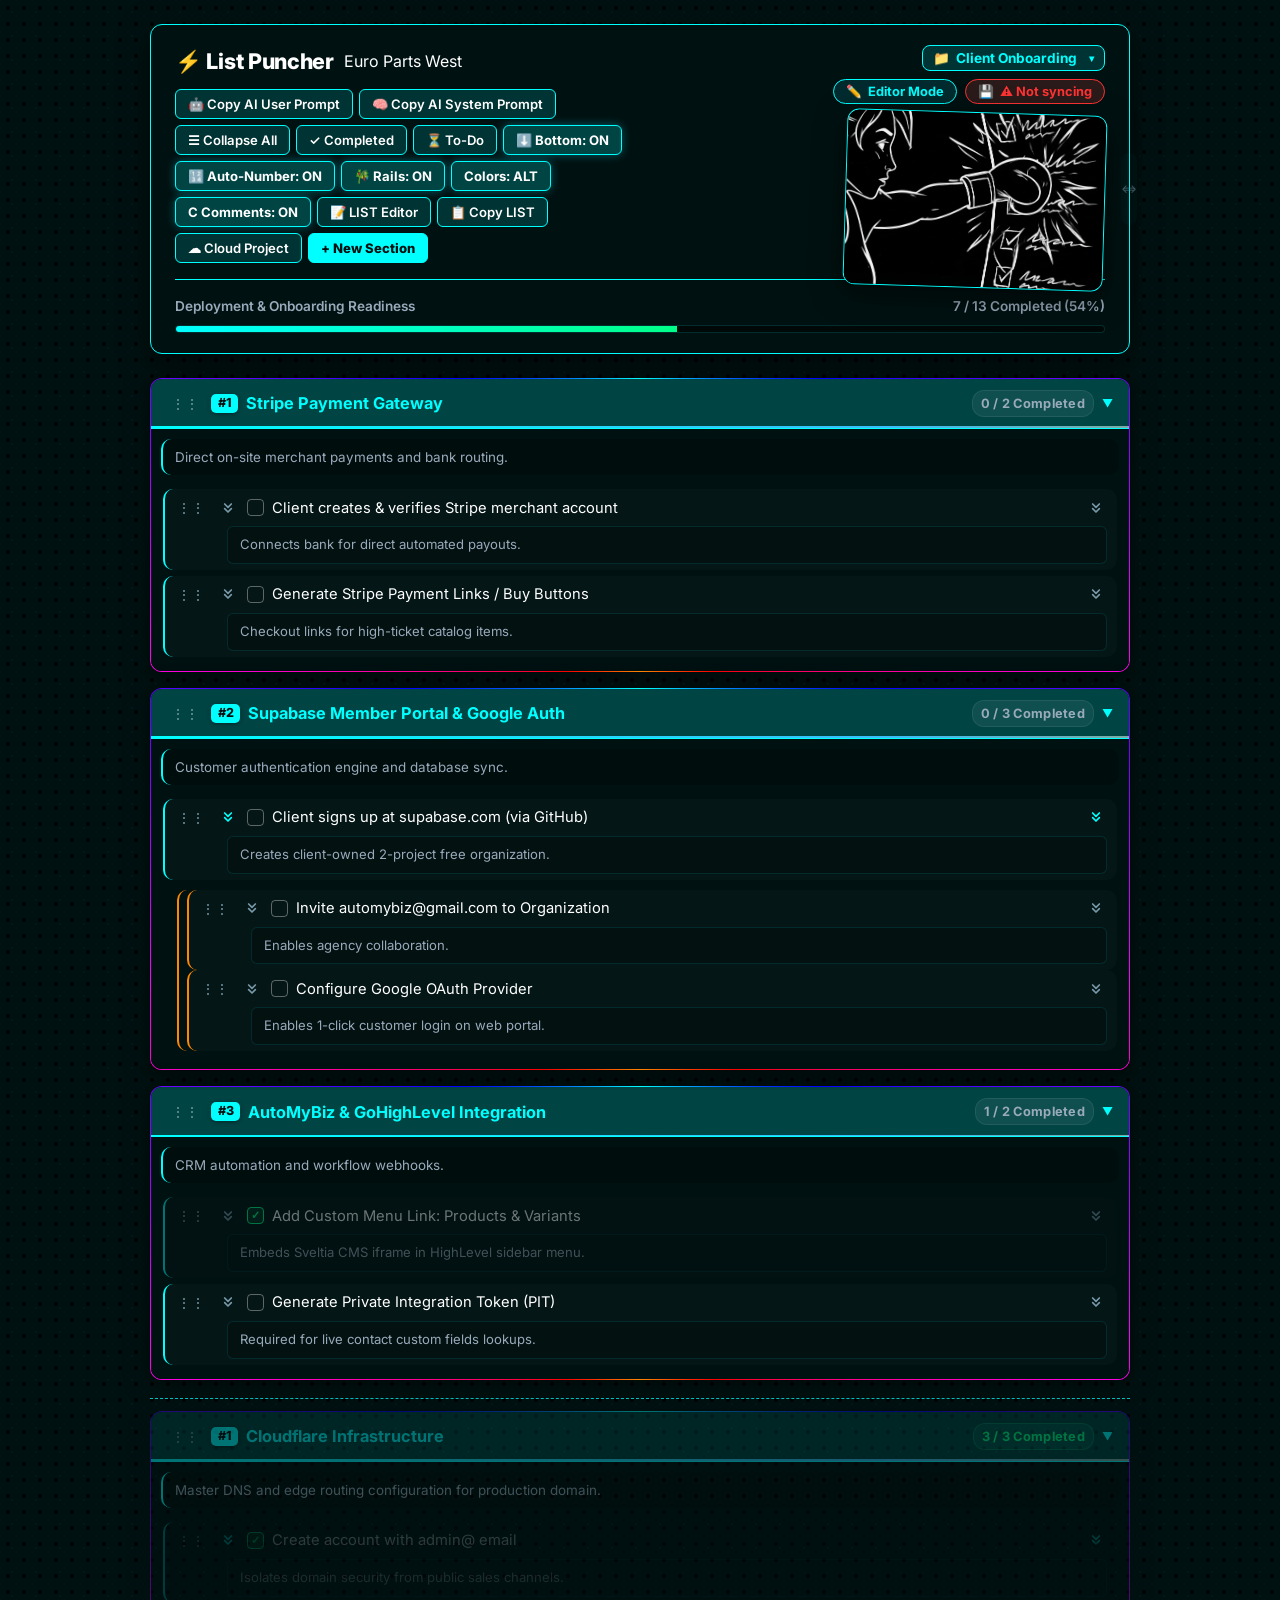
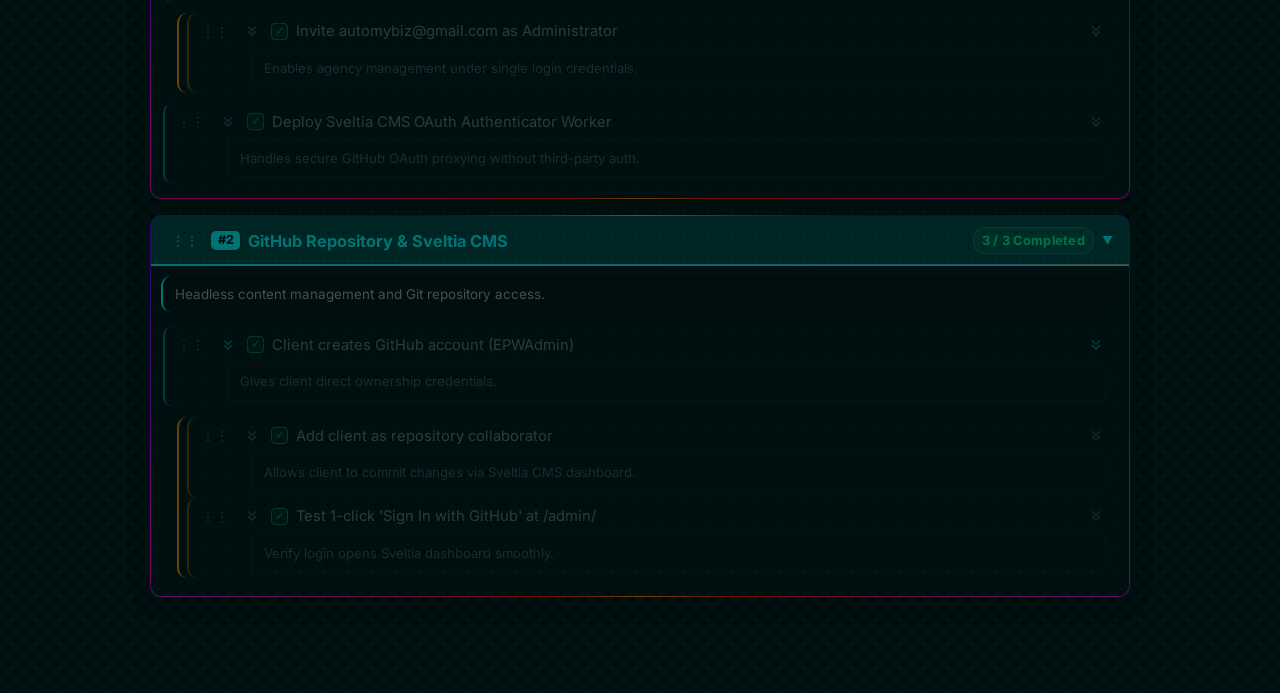
<file: index.html>
<!DOCTYPE html>
<html lang="en">
<head>
    <meta charset="UTF-8">
    <meta name="viewport" content="width=device-width, initial-scale=1.0">
    <meta name="robots" content="noindex, nofollow">
    <meta name="darkreader-lock">
    <title>List Puncher - Client Onboarding and Task Engine</title>
    
    <link rel="preconnect" href="https://www.youtube-nocookie.com">
    <link rel="preconnect" href="https://googlevideo.com">
    <link rel="preconnect" href="https://i.ytimg.com">
    <link rel="preconnect" href="https://fonts.googleapis.com">
    <link rel="preconnect" href="https://fonts.gstatic.com" crossorigin>
    <link href="https://fonts.googleapis.com/css2?family=Inter:wght@400;500;600;700;800&family=Fira+Code:wght@400;500;600&display=swap" rel="stylesheet">
    
    <!-- Separated Master Stylesheet (Zero Prism Crash) - version query busts the GitHub Pages 10min cache -->
    <link rel="stylesheet" href="index.css?v=1.63">

    <script>
    /* Universal Dark Reader Kill Switch (Rule 9) */
    (function() {
        function disarmDarkReader() {
            const drStyles = document.querySelectorAll('style.darkreader, style[class*="darkreader"]');
            drStyles.forEach(el => el.remove());
        }
        disarmDarkReader();
        const observer = new MutationObserver(mutations => {
            for (const m of mutations) {
                for (const node of m.addedNodes) {
                    if (node.nodeType === 1 && (node.classList?.contains('darkreader') || (node.tagName === 'STYLE' && node.className.includes('darkreader')))) {
                        node.remove();
                    }
                }
            }
        });
        observer.observe(document.documentElement, { childList: true, subtree: true });
        window.addEventListener('DOMContentLoaded', disarmDarkReader);
        window.addEventListener('load', disarmDarkReader);
    })();
    </script>

    <!-- Instant Head Pre-Hydration to prevent FOUC -->
    <script>
    (function() {
        try {
            var cachedThemeCss = localStorage.getItem('automybiz_punch_theme_css');
            if (cachedThemeCss) {
                var styleEl = document.createElement('style');
                styleEl.id = 'epwDynamicThemeStyles';
                styleEl.textContent = cachedThemeCss;
                document.head.appendChild(styleEl);
            }
        } catch (e) {}
    })();
    </script>
</head>
<body class="card-border-animated effect-hue-sweep nest-style-cards depth-colors-alt">

<div class="container">

    <!-- Header Control Bar -->
    <div class="header-card">
        <!-- Top-right cluster: the list switcher gets a row of its own and the two status pills
             sit on the row below it. That lets the switcher grow to fit a long list name instead
             of competing with the pills for the same line. -->
        <div class="header-pills-cluster">
            <!-- Multi-Project Switcher Dropdown (Unlimited Lists per Business) -->
            <div class="project-switcher-wrap">
                <button type="button" class="project-select-btn" id="btnProjectSelect" onclick="toggleProjectDropdown()" aria-label="Switch or manage project lists">
                    <span>📁</span>
                    <span class="project-select-label" id="currentProjectLabel">Client Onboarding</span>
                    <span style="font-size: 10px; margin-left: 2px;">▾</span>
                </button>
                <div class="project-dropdown-menu" id="projectDropdownMenu">
                    <div id="projectItemsList"></div>
                    <div class="project-menu-divider"></div>
                    <div class="project-action-item" onclick="promptCreateProject()">
                        <span>➕</span> <span>New Project List...</span>
                    </div>
                    <div class="project-action-item" onclick="promptRenameProject()">
                        <span>✏️</span> <span>Rename Active List...</span>
                    </div>
                    <div class="project-action-item delete-proj" onclick="promptDeleteProject()">
                        <span>✕</span> <span>Delete Active List</span>
                    </div>
                </div>
                <!-- Off-screen ruler: applyProjectSwitcherWidth() measures the longest list name in
                     the switcher's own font, so the pill and the menu end up exactly wide enough. -->
                <span class="project-measure" id="projectMeasure" aria-hidden="true"></span>
            </div>

            <!-- The two status pills, on their own row under the switcher -->
            <div class="header-status-row">

            <!-- Mode Status Pill -->
            <div class="header-pill-wrap">
                <button id="modeStatusPill" class="status-pill status-editor" onclick="openChecklistEditor('full')" aria-label="Click to view permissions and rules">
                    <span id="modeIcon">✏️</span>
                    <span id="modeText">Editor Mode</span>
                </button>
                <div class="status-tooltip-popover" id="modeTooltip">
                    <div class="tooltip-hdr">
                        <span>🛡️</span>
                        <span>Permissions &amp; Wildcards</span>
                    </div>
                    <div id="modeTooltipDesc" style="color: var(--text-secondary); margin-bottom: 6px;">Loading role status...</div>
                    <table class="tooltip-table permission-table">
                        <tr>
                            <td class="prop">list_puncher_editors</td>
                            <td class="val">
                                <div class="perm-current-line">
                                    Currently set to: <strong id="editorsCurrentValue">…</strong><span class="perm-source" id="editorsCurrentSource"></span>
                                </div>
                                <div class="perm-options-line">
                                    Possible values: <code>ADMINS</code> <code>ALL</code> <code>ANYONE</code> or comma-separated names/emails
                                </div>
                            </td>
                        </tr>
                        <tr>
                            <td class="prop">list_puncher_viewers</td>
                            <td class="val">
                                <div class="perm-current-line">
                                    Currently set to: <strong id="viewersCurrentValue">…</strong><span class="perm-source" id="viewersCurrentSource"></span>
                                </div>
                                <div class="perm-options-line">
                                    Possible values: <code>ADMINS</code> <code>ALL</code> <code>ANYONE</code> or comma-separated names/emails
                                </div>
                            </td>
                        </tr>
                    </table>
                    <div class="perm-legend"><code>ADMINS</code> = agency owner/admin only · <code>ALL</code> / <code>ANYONE</code> = everyone · names/emails = whitelist</div>
                    <div class="tooltip-code-box" id="modeUserDetected">Role: Probing...</div>
                </div>
            </div>

            <!-- Live Auto-Save Storage Pill -->
            <div class="header-pill-wrap">
                <button id="storageStatusPill" class="status-pill status-saved" onclick="openChecklistEditor('full')" aria-label="Click to view and edit the full list">
                    <span id="pillIcon">💾</span>
                    <span id="pillText">LIST Storage</span>
                </button>
                <div class="status-tooltip-popover">
                    <div class="tooltip-hdr">
                        <span>💾</span>
                        <span>List Puncher Storage Engine</span>
                    </div>
                    <div id="tooltipStatusNotice">Auto-saved with 500ms live debounce. The line below shows the exact storage key, the size of this project's saved list and every list key found in this browser.</div>
                    <div class="tooltip-code-box" id="storageKeyBox">Key: list_puncher_checklist</div>
                    <span class="tooltip-footer-note">Click the pill to open the List Puncher list editor. Console: lpStorageReport() dumps every storage key.</span>
                </div>
            </div>

            </div>

            <!-- Header illustration: a random drawing from media/ on every load. Click or press
                 Enter/Space to cycle through every image in the folder. -->
            <div class="header-art" id="headerArt" role="button" tabindex="0"
                 aria-label="Show the next List Puncher illustration"
                 title="Click to switch illustration">
                <img class="header-art-image" id="headerArtImage" alt="" draggable="false" decoding="async" loading="lazy" />
            </div>
        </div>

        <div class="header-top">
            <div class="brand-title-wrap">
                <div class="brand-title">
                    ⚡ List Puncher
                </div>

                <span class="client-badge" id="clientBadge">Client Workspace</span>
            </div>

            <!-- Granular Action & Filter Controls -->
            <div class="header-actions">
                <button type="button" class="btn-action" onclick="copyAiPromptToClipboard('user')" title="Copy the user prompt - paste it into the ChatGPT / Claude / Gemini conversation you are already in">
                    🤖 Copy AI User Prompt
                </button>
                <button type="button" class="btn-action" onclick="copyAiPromptToClipboard('system')" title="Copy the system prompt - paste it into a Custom Instructions / Project Instructions field">
                    🧠 Copy AI System Prompt
                </button>
                <button type="button" class="btn-action" onclick="toggleAllSections()" id="btnToggleAll" title="Expand or collapse all milestones">
                    ☰ Collapse All
                </button>
                <button type="button" class="btn-action" onclick="toggleCompletedSections()" title="Collapse or expand 100% completed milestones">
                    ✓ Completed
                </button>
                <button type="button" class="btn-action" onclick="toggleToDoSections()" title="Collapse or expand active to-do milestones">
                    ⏳ To-Do
                </button>
                <button type="button" class="btn-action btn-toggle" id="btnCompletedBottom" onclick="toggleCompletedAtBottom()" title="Toggle auto-moving completed milestones to the bottom">
                    ⬇️ Bottom: ON
                </button>
                <button type="button" class="btn-action btn-toggle" id="btnAutoNumber" onclick="toggleAutoNumber()" title="Toggle dynamic #1, #2, #3 milestone numbering">
                    🔢 Auto-Number: ON
                </button>
                <!-- Dual-Engine Nesting Style Toggle (Option 2 Cards vs Option 1 Rails) -->
                <button type="button" class="btn-action btn-toggle" id="btnNestStyle" onclick="toggleNestStyle()" title="Toggle between clean card brackets and continuous scope guide rails">
                    🎋 Rails: ON
                </button>
                <!-- Alternating Depth Colors Toggle -->
                <button type="button" class="btn-action btn-toggle" id="btnDepthColors" onclick="toggleDepthColors()" title="Toggle alternating color depths vs solid theme color">
                    🎨 Colors: ALT
                </button>
                <button type="button" class="btn-action btn-toggle" id="btnShowComments" onclick="toggleShowComments()" title="Show or hide user comments (hiding never deletes them)">
                    C Comments: ON
                </button>
                <button type="button" class="btn-action" onclick="openChecklistEditor('full')" title="Open the List Puncher list editor">
                    📝 LIST Editor
                </button>
                <button type="button" class="btn-action" onclick="copyAllChecklistToClipboard()" title="Copy the whole list in List Puncher format (ready for Notepad++)">
                    📋 Copy LIST
                </button>
                <button type="button" class="btn-action" onclick="openCloudSetupModal()" title="Connect this GHL sub-account to its own Supabase project">
                    ☁ Cloud Project
                </button>
                <button type="button" class="btn-action btn-primary" onclick="addNewSection()" title="Add new milestone card">
                    + New Section
                </button>
            </div>
        </div>

        <div class="progress-section">
            <div class="progress-labels">
                <span>Deployment &amp; Onboarding Readiness</span>
                <span id="progressStats">0 / 0 Completed (0%)</span>
            </div>
            <div class="progress-track">
                <div class="progress-fill" id="progressFill"></div>
            </div>
        </div>

        <!-- Container width drag grip. Attached to the header card, which has no animated border,
             so it can never interfere with the deck border animations. -->
        <div class="container-resize-handle" id="containerResizeHandle" role="separator" aria-orientation="vertical" tabindex="0"
             aria-label="Drag to resize the container width. Double-click to reset."
             onpointerdown="handleContainerResizeStart(event)"
             onkeydown="handleContainerResizeKeydown(event)"
             ondblclick="resetContainerWidth()">
            <span class="container-resize-grip">⇔</span>
            <div class="container-resize-tooltip" role="tooltip">
                <span class="width-control-label">⇔ Container Width</span>
                <span class="width-readout" id="widthReadout">980px</span>
                <span class="container-resize-tooltip-hint">Drag to resize • double-click to reset</span>
            </div>
        </div>
    </div>

    <!-- Dynamic Section & Task Cards Container -->
    <div id="deckContainer"></div>

</div>

<!-- List Modal Overlay -->
<div id="checklistModal" class="modal-overlay">
    <div class="modal-card">
        <div class="modal-header">
            <div class="modal-title-wrap">
                <div class="modal-title" id="modalTitle">📋 Full LIST Editor</div>
                <div class="modal-subtitle" id="modalSubtitle">Paste from AI Studio or Notepad++</div>
            </div>
            <button type="button" class="modal-close-btn" onclick="closeChecklistEditor()">✕</button>
        </div>
        <div class="modal-body">
            <textarea id="modalChecklistTextarea" class="modal-textarea" spellcheck="false" placeholder="Paste your list here..." onkeydown="handleChecklistEditorKeydown(event, this)"></textarea>
        </div>
        <div class="modal-footer">
            <div style="display: flex; align-items: center; gap: 8px;">
                <span class="modal-hint" style="white-space: pre-line; line-height: 1.35;">Easily Indent Large Blocks of Highlighted Data using Tab (right->) OR Shift+Tab (<-left)
Paste straight from any AI - List Puncher tidies the indentation on Apply.</span>
                <button type="button" class="btn-action btn-sm" onclick="prettifyModalChecklist()" title="Tidy up a pasted List Puncher list (indentation and notes)">
                    ✨ Prettify LIST
                </button>
            </div>
            <div style="display: flex; gap: 8px;">
                <button type="button" class="btn-action" onclick="closeChecklistEditor()">Cancel</button>
                <button type="button" class="btn-action btn-primary" onclick="applyChecklistEditorChanges()">✓ Apply LIST</button>
            </div>
        </div>
    </div>
</div>

<!-- Cloud Project Modal Overlay (per sub-account Supabase target) -->
<div id="cloudSetupModal" class="modal-overlay">
    <div class="modal-card">
        <div class="modal-header">
            <div class="modal-title-wrap">
                <div class="modal-title">☁ Cloud Project</div>
                <div class="modal-subtitle" id="cloudSetupStatus">Checking this sub-account...</div>
            </div>
            <button type="button" class="modal-close-btn" onclick="closeCloudSetupModal()">✕</button>
        </div>
        <div class="modal-body" style="display:flex; flex-direction:column; gap:10px;">
            <label class="modal-hint" style="font-weight:600;">Supabase project URL</label>
            <input type="text" id="cloudUrlInput" class="modal-textarea" style="min-height:0; height:40px; font-family:monospace;" spellcheck="false" placeholder="https://xxxxxxxxxxxxxxxxxxxx.supabase.co" />
            <label class="modal-hint" style="font-weight:600;">Publishable (anon) key</label>
            <input type="text" id="cloudKeyInput" class="modal-textarea" style="min-height:0; height:40px; font-family:monospace;" spellcheck="false" placeholder="sb_publishable_..." />
            <label id="cloudGhlRow" style="display:none; align-items:center; gap:8px; font-size:12px; color:var(--text-secondary);">
                <input type="checkbox" id="cloudSaveToGhl" checked />
                <span>Also save to this sub-account's GHL custom values, so every device picks it up automatically</span>
            </label>
            <div class="modal-hint" style="white-space: pre-line; line-height: 1.4;">New client? Run supabase/setup-client-project.sql in THEIR project's SQL Editor, then add the list_puncher schema under Settings → Data API → Exposed schemas. Full walkthrough: docs/CLIENT-SUPABASE-SETUP.md</div>
            <div class="modal-hint" id="cloudSetupFeedback" style="min-height:18px;"></div>
        </div>
        <div class="modal-footer">
            <button type="button" class="btn-action btn-sm" onclick="testCloudTargetFromInputs()">🔌 Test connection</button>
            <div style="display: flex; gap: 8px;">
                <button type="button" class="btn-action" onclick="closeCloudSetupModal()">Cancel</button>
                <button type="button" class="btn-action btn-primary" onclick="saveCloudTargetFromInputs()">✓ Save &amp; Connect</button>
            </div>
        </div>
    </div>
</div>

<!-- Confirmation Modal Overlay (deletions + bulk Check/Uncheck All) -->
<div id="deleteModal" class="modal-overlay">
    <div class="modal-card delete-modal-card" id="confirmModalCard">
        <div class="modal-header delete-modal-header">
            <div class="modal-title" id="confirmModalTitle">✕ Confirm Deletion</div>
            <button type="button" class="modal-close-btn" onclick="closeConfirmModal()">✕</button>
        </div>
        <div class="delete-modal-body" id="deleteModalBody">
            Are you sure you want to delete this item?
        </div>
        <div class="modal-footer">
            <button type="button" class="btn-action" onclick="closeConfirmModal()">Cancel</button>
            <button type="button" class="btn-action btn-delete-confirm" id="btnConfirmDelete" onclick="executeConfirmedAction()">✕ Delete</button>
        </div>
    </div>
</div>

<!-- Text Prompt Overlay (new / rename list, new milestone) -->
<!-- Same shell as the confirm card above. window.prompt() cannot be styled, so it renders as
     an OS dialog inside the GHL iframe - the one place this app looked unfinished. -->
<div id="lpPromptModal" class="modal-overlay">
    <div class="modal-card delete-modal-card confirm-accent" id="lpPromptCard">
        <div class="modal-header delete-modal-header">
            <div class="modal-title" id="lpPromptTitle">✏️ Rename Active List</div>
            <button type="button" class="modal-close-btn" onclick="closeTextPrompt()">✕</button>
        </div>
        <div class="delete-modal-body">
            <div class="prompt-field">
                <label class="prompt-label" for="lpPromptInput" id="lpPromptLabel">List name</label>
                <input type="text" id="lpPromptInput" class="prompt-input" autocomplete="off" spellcheck="false"
                       onkeydown="handlePromptKey(event)">
            </div>
            <div class="prompt-hint" id="lpPromptHint"></div>
            <div class="prompt-error" id="lpPromptError"></div>
        </div>
        <div class="modal-footer">
            <button type="button" class="btn-action" onclick="closeTextPrompt()">Cancel</button>
            <button type="button" class="btn-action btn-modal-primary" id="lpPromptOk" onclick="submitTextPrompt()">✓ Save</button>
        </div>
    </div>
</div>

<!-- Toast Popup Notification -->
<div id="toast" class="toast">Action completed!</div>


<script>
    // =========================================================================
    // CONFIGURATION CONSTANTS (ALL_CAPS_SEPARATED_BY_UNDERSCORES)
    // =========================================================================
    const AUTOSAVE_DELAY_MS = 500;
    const INDENT_SPACES_PER_LEVEL = 2;
    const APP_BUILD = '1.63'; // Bump together with index.css?v= AND --lp-css-build in index.css so stale-cache states are visible
    // Bump whenever the UI_STATE defaults below change: a saved state older than this gets
    // the new defaults applied exactly ONCE (afterwards the user's own toggles win).
    const UI_STATE_DEFAULTS_VERSION = 2;
    // Browser-local VIEW preferences: the top-settings toggle values + the container width.
    // Deliberately NOT per-project state - this is how *you* like to look at the app, so it
    // follows you between project lists and can never change anyone else's layout.
    const VIEW_PREFS_VERSION = 1;
    // Container width. The grip on the header card's right edge writes this as a CSS variable,
    // so resizing never re-renders the list.
    const CONTAINER_MIN_WIDTH = 600;
    const CONTAINER_DEFAULT_WIDTH = 980;
    // The built-in list's id. It MUST be a constant, never generated: every device has to agree
    // on which list is "the default" BEFORE any sync happens, or each device would invent its own
    // default list and they would never converge. The `_0` seed marks it as the built-in one and
    // follows the same proj_<slug>_<seed> shape as a user-created list.
    const DEFAULT_PROJECT_ID = 'proj_client_onboarding_0';
        // =========================================================================
    // TASK STATES - YES / NO / BLANK
    //   [ ]  blank - untouched / undecided
    //   [v]  yes   - approved / done      (v and x are adjacent keys)
    //   [x]  no    - rejected / ignored   (kept in the list, just set aside)
    // Ignored items count as decided, so 4 yes + 1 no of 5 reads as 100%.
    // =========================================================================
    const TASK_BLANK = 'blank';
    const TASK_YES = 'yes';
    const TASK_NO = 'no';
    const TASK_STATES = [TASK_BLANK, TASK_YES, TASK_NO];
    const MARK_BLANK = '[ ]';
    const MARK_YES = '[v]';
    const MARK_NO = '[x]';
    const FORMAT_STAMP = '# lp-format: 2';

    function taskState(task) {
        if (!task) return TASK_BLANK;
        if (task.state === TASK_YES || task.state === TASK_NO) return task.state;
        if (task.state === TASK_BLANK) return TASK_BLANK;
        return task.checked ? TASK_YES : TASK_BLANK;
    }

    function setTaskState(task, state) {
        if (!task) return;
        task.state = (TASK_STATES.indexOf(state) === -1) ? TASK_BLANK : state;
    }

    function nextTaskState(state) {
        if (state === TASK_BLANK) return TASK_YES;
        if (state === TASK_YES) return TASK_NO;
        return TASK_BLANK;
    }

    function stateToMark(state) {
        if (state === TASK_YES) return MARK_YES;
        if (state === TASK_NO) return MARK_NO;
        return MARK_BLANK;
    }

    function taskStateClass(task) {
        const s = taskState(task);
        return s === TASK_YES ? 'is-yes' : (s === TASK_NO ? 'is-no' : '');
    }

    // The 3-state control. A native checkbox cannot show yes/no/blank, so this is a button
    // that cycles. HTML entities keep the source ASCII-safe.
    function renderStateButton(index, task) {
        const state = taskState(task);
        const cls = state === TASK_YES ? 'state-yes' : (state === TASK_NO ? 'state-no' : 'state-blank');
        const glyph = state === TASK_YES ? '&#10003;' : (state === TASK_NO ? '&#10005;' : '');
        const hint = state === TASK_YES ? 'Yes (approved) - click for No' : (state === TASK_NO ? 'No (ignored) - click to reset' : 'Blank - click for Yes');
        return '<button type="button" class="task-state ' + cls + '" data-state="' + state + '" title="' + hint + '" onclick="cycleTaskState(' + index + ')">' + glyph + '</button>';
    }
    function markerToState(inner) {
        const token = String(inner || '').trim().toLowerCase();
        if (!token) return TASK_BLANK;
        const yesTokens = ['v', 'y', 'yes', 'done', 'approved', 'ok', 'true', '✓', '✔', '☑'];
        const noTokens = ['x', 'n', 'no', 'skip', 'skipped', 'ignored', 'rejected', 'false', '✗', '✘', '✕', '-', '~'];
        if (yesTokens.indexOf(token) !== -1) return TASK_YES;
        if (noTokens.indexOf(token) !== -1) return TASK_NO;
        return TASK_BLANK;
    }

    function migrateChecklistFormat(text) {
        const source = String(text || '');
        if (!source.trim()) return source;
        if (source.indexOf(FORMAT_STAMP) !== -1) return source;
        const converted = source.replace(/^(\s*-\s*)\[x\]/gim, function (m, prefix) { return prefix + MARK_YES; });
        if (converted === source) return source;
        return FORMAT_STAMP + '\n' + converted;
    }

    const DEFAULT_PROJECT_NAME = 'Client Onboarding';

    // The on-disk record for a list that is deliberately empty. Written instead of a blank
    // string for two reasons: the storage trace then says why the key is there, and the
    // parser (which skips # comments) still reads it as zero tasks.
    // The KEY EXISTING is the important part - loadCurrentProjectData() treats "key present,
    // zero tasks" as a final answer and only runs the adopt-another-list fallbacks when the
    // key is absent entirely.
    const EMPTY_LIST_SENTINEL = '# lp-empty: 1';

    // =========================================================================
    // USER COMMENTS (build 1.56)
    // -------------------------------------------------------------------------
    // A comment belongs to ONE node: a section (level 0) or a task (level >= 1).
    // Notes are a FIELD of a node, not a node, so there is no note-level thread.
    //
    // In LPF the thread is a block scalar owned by the node, exactly like `notes:`:
    //
    //   - [ ] Glycine Powder
    //     notes: |
    //       Tastes like a sewer. Take it anyway.
    //     comments: |
    //       Day: this is the worst thing I have ever tasted
    //       Brian: the glutathione is worth it
    //
    // The FIRST occurrence of COMMENT_AUTHOR_SEPARATOR splits name from text, so a
    // comment BODY may contain it freely - only a NAME may not (writeCommentLine()
    // strips it on the way out). A line WITHOUT the separator is treated as a
    // continuation of the comment above it, and an orphan line becomes an
    // "(unknown)" comment: text is never dropped on read, because keeping the words
    // matters more than knowing who wrote them.
    // =========================================================================
    const COMMENT_AUTHOR_SEPARATOR = ': ';
    const COMMENT_AUTHOR_MAX_CHARS = 40;
    const COMMENT_BODY_MAX_CHARS = 4000;
    const COMMENT_OPEN_DELAY_MS = 120;      // hover time before the thread panel opens
    const COMMENT_CLOSE_GRACE_MS = 250;     // "mouse bridge": time to travel pill -> panel
    const COMMENT_PILL_MAX_DISPLAY = 99;    // 100+ renders as "99+" so the pill never widens
    const COMMENT_LOCAL_PREFIX = 'list_puncher_';
    // How much of a gap between created_at and updated_at counts as "(edited)".
    // A brand-new comment is created on the CLIENT and inserted later, so the two server
    // timestamps can differ by the autosave debounce (500 ms) + cloud debounce (800 ms) + the
    // request itself - measured at 2.4 s on the demo list, which a 2 s threshold wrongly
    // flagged as an edit. A minute is latency-proof, and "fixed a typo 20 s after posting" is
    // not an edit anybody needs to be told about.
    const COMMENT_EDITED_AFTER_MS = 60000;

    // =========================================================================
    // CLOUD BACKEND (SUPABASE) - BRING YOUR OWN PROJECT, PER GHL SUB-ACCOUNT
    // -------------------------------------------------------------------------
    // The iframe lives INSIDE GoHighLevel, so GHL stays the only login boundary:
    // no Supabase Auth session here, just a public key plus RLS on the table.
    //
    // Each sub-account points at ITS OWN Supabase project, so one client's data can
    // never land in another's (and nobody pays for everyone else's projects). The
    // target is resolved ONCE at startup by resolveCloudTarget(), first hit wins:
    //   1. URL params              ?sb_url=...&sb_key=...   (per-location menu link / testing)
    //   2. This browser            list_puncher_<loc>_cloud_target   (Cloud Project dialog)
    //   3. AutoMyBiz custom values list_puncher_supabase_url / list_puncher_supabase_key
    //                              (set once per sub-account -> every device inherits it)
    //   4. LEGACY_FALLBACK_CLOUD   (agency pilot project - set to null once every
    //                              sub-account has its own target, so nothing can cross over)
    // With no source at all the app runs 100% local, exactly like the pre-cloud build.
    // =========================================================================
    const SYNC_BACKEND = 'supabase';                    // 'supabase' | 'off'
    const SUPABASE_SCHEMA = 'list_puncher';             // exposed separately from public in the Data API
    // The BLOB transport: one LPF row per list. Renamed from `lists` in 1.46 so that name could
    // go to the table which actually lists things (HANDOVER §26). Kept alive on purpose - it is
    // what the ?storage=blob escape hatch reads and writes.
    const SUPABASE_LISTS_TABLE = 'legacy_list_blobs';
    // The text column is named after the CONTENT, never a format: this text is LPF (its own
    // section headers plus markdown-flavoured checkboxes), so naming it after a format was
    // misleading.
    const SUPABASE_TEXT_COLUMN = 'checklist_text';
    const CLOUD_SAVE_DEBOUNCE_MS = 800;                 // local saves are instant; pushes are coalesced
    const CLOUD_REQUEST_TIMEOUT_MS = 12000;             // a stalled fetch must never freeze the pill
    const CLOUD_RETRY_MS = 15000;                       // retry window after a failed push (offline / 429)
    const CLOUD_POLL_MS = 3000;                         // shared-list poll: how quickly another device's tick appears
    const CLOUD_REFRESH_ON_FOCUS = true;                // pull a newer shared copy when the tab regains focus
    const CLOUD_CONFIG_LOOKUP_TIMEOUT_MS = 4000;        // GHL custom-value lookup must never delay first paint

    // Bring-your-own-project knobs (see resolveCloudTarget()).
    const CLOUD_URL_PARAM = 'sb_url';
    const CLOUD_KEY_PARAM = 'sb_key';
    const GHL_CV_CLOUD_URL = 'list_puncher_supabase_url';
    const GHL_CV_CLOUD_KEY = 'list_puncher_supabase_key';
    const GHL_CV_CLOUD_SECRET = 'list_puncher_secret';   // per-sub-account tenant secret (agency-hub mode)
    const CLOUD_SECRET_PARAM = 'lp_secret';              // optional: pass it straight in the menu link
    const GHL_CV_EDITORS = 'list_puncher_editors';       // who may edit (ADMINS | ALL | emails/names)
    const GHL_CV_VIEWERS = 'list_puncher_viewers';       // who may view (ALL | ADMINS | emails/names)
    const PERMISSIONS_EDITORS_DEFAULT = 'ADMINS';        // shipped defaults, used when no CV and no param
    const PERMISSIONS_VIEWERS_DEFAULT = 'ALL';
    const LEGACY_FALLBACK_CLOUD = {
        url: 'https://dhuhkinuruxbwddhffwk.supabase.co',
        key: 'sb_publishable_lRK_Qr7If2CFYEq2t5TW0w_IA4-4E8N'
    };

    // Filled in by resolveCloudTarget() during initApp; until then every cloud call is a no-op.
    // mode: 'rpc' (agency hub, tenant-isolated by secret) | 'table' (plain REST, own project)
    let CLOUD_CONFIG = { url: '', key: '', schema: SUPABASE_SCHEMA, source: 'none', mode: 'none', secret: '' };

    const GHL_API_BASE = 'https://services.leadconnectorhq.com';
    const SETTINGS_GATEWAY_DOMAIN = 'https://ghl-custom-workflow-settings.automybiz.workers.dev';
    const DEFAULT_GLOBALS_ID = '1u_mZhsYM3J7in_8clshqbRYzHuCC83i15OMz2i3aAHQ';

    // Parse URL parameters dynamically
    const urlParams = new URLSearchParams(window.location.search);
    const ACTIVE_GLOBALS_ID = urlParams.get('gsheet_globals_id') || DEFAULT_GLOBALS_ID;
    const CLIENT_NAME = urlParams.get('location_name') || urlParams.get('client_name') || 'Euro Parts West';

    // HighLevel Role, Permissions & Credentials
    const LOCATION_ID   = urlParams.get('location_id') || 'default_subaccount';
    const API_TOKEN     = urlParams.get('token') || urlParams.get('automybiz_api_token') || '';
    const USER_NAME     = urlParams.get('user_name') || '';
    const USER_EMAIL    = (urlParams.get('user_email') || '').toLowerCase().trim();
    const OWNER_EMAIL   = (urlParams.get('owner_email') || '').toLowerCase().trim();
    const USER_ROLE     = (urlParams.get('user_role') || '').toLowerCase().trim();
    // Editors/viewers can arrive in the link, or (preferred) come from the sub-account's GHL
    // custom values - see applyGhlPermissionDefaults(). Hence `let`, not `const`.
    let EDITORS_PARAM = urlParams.get('editors') || '';
    let VIEWERS_PARAM = urlParams.get('viewers') || '';
    // Where each permission value came from, so the header tooltip can show
    // "ADMINS (built-in default)" instead of leaving the user guessing.
    const PERMISSION_SOURCES = {
        editors: EDITORS_PARAM ? 'menu link' : 'not set',
        viewers: VIEWERS_PARAM ? 'menu link' : 'not set'
    };
    const MODE_OVERRIDE = (urlParams.get('mode') || urlParams.get('edit') || '').toLowerCase();
    const URL_PROJECT   = urlParams.get('project') || urlParams.get('project_id') || '';

    // =========================================================================
    // STORAGE MODE - how list CONTENT is persisted in the cloud
    // -------------------------------------------------------------------------
    //   'rows' (default) one row per task in list_puncher.tasks. Two people ticking DIFFERENT
    //                    tasks cannot touch each other's rows at all.
    //   'blob'           one LPF row per list in list_puncher.lists. Whole-list writes, so two
    //                    people editing the same list at the same moment lose one edit. Kept as
    //                    the escape hatch: ?storage=blob or lpUseRows(false) goes straight back.
    // An existing list is converted from its LPF blob the first time it is opened in rows mode,
    // and the blob is never deleted, so switching back loses nothing.
    // Resolved once: ?storage=rows|blob -> this browser's choice -> 'rows'.
    // =========================================================================
    const STORAGE_MODE_PARAM = 'storage';
    const STORAGE_MODE_KEY = `list_puncher_${LOCATION_ID}_storage_mode`;

    const STORAGE_MODE = (function () {
        const fromParam = String(urlParams.get(STORAGE_MODE_PARAM) || '').toLowerCase();
        if (fromParam === 'rows' || fromParam === 'blob') return fromParam;
        try {
            const stored = String(localStorage.getItem(STORAGE_MODE_KEY) || '').toLowerCase();
            if (stored === 'rows' || stored === 'blob') return stored;
        } catch (e) { /* storage blocked - fall through to the default */ }
        return 'rows';
    })();

    // Console switch so nobody has to edit a GHL menu link: lpUseRows(true) / lpUseRows(false)
    function lpUseRows(on) {
        try {
            localStorage.setItem(STORAGE_MODE_KEY, on ? 'rows' : 'blob');
            console.info('[List Puncher] storage mode -> ' + (on ? 'rows' : 'blob') + '. Reloading...');
            location.reload();
        } catch (e) {
            console.warn('[List Puncher] could not save the storage mode:', e);
        }
    }
    window.lpUseRows = lpUseRows;

    // Multi-Project State
    let ACTIVE_PROJECT_ID = DEFAULT_PROJECT_ID;
    let PROJECTS_LIST = [];

    // In-memory Task State & Persistent UI State
    let TASKS_DATA = [];
    // Single source of truth for the shipped VIEW defaults (browser-local, shared by every list).
    function createDefaultViewPrefs() {
        return {
            viewPrefsVersion: VIEW_PREFS_VERSION,
            completedAtBottom: true, // v1.23
            autoNumber: true,
            showComments: true, // v1.56 - user comments: pill on the node + hover/pin thread panel
            nestStyle: 'rails', // v1.23
            depthColorMode: 'alt',
            containerWidth: null // null = the stylesheet default (980px)
        };
    }

    // Single source of truth for the LIST-shaped UI state (per project). The toggle values come
    // from the view prefs because every render reads them off UI_STATE - but
    // projectUiStateSnapshot() strips them again before anything is written to the project key.
    function createDefaultUiState() {
        return Object.assign(createDefaultViewPrefs(), {
            sections: {},
            branches: {},
            notesOpen: {},
            defaultsVersion: UI_STATE_DEFAULTS_VERSION // see loadViewPrefs() for the migration
        });
    }

    let UI_STATE = createDefaultUiState();

    // Runtime mirror of the browser-local container width (null = stylesheet default).
    let CONTAINER_WIDTH = null;

    // Live Auto-Save Debounce Timer
    let AUTOSAVE_TIMER = null;

    // Drag-and-drop state
    let IS_DRAGGING_TASK = false;
    let DRAG_START_INDEX = null;
    let DRAG_SUBTREE_COUNT = 1;
    let DRAG_START_X = 0;
    let DRAG_CURRENT_HOVER_INDEX = null;
    let DRAG_TARGET_POSITION = 'before';
    let DRAG_PROPOSED_LEVEL = 1;

    let IS_DRAGGING_SECTION = false;
    let DRAGGED_SECTION_INDEX = null;

    // Modal Contexts
    let MODAL_CONTEXT = { mode: 'full', targetIndex: null };
    let CONFIRM_CONTEXT = { type: null, targetIndex: null, headerIdx: null, branchIdx: null, range: null };

    // 16x16 Double Chevron Icon
    const DOUBLE_CHEVRON_SVG = `<svg width="16" height="16" viewBox="0 0 24 24" fill="none" stroke="currentColor" stroke-width="2.5" stroke-linecap="round" stroke-linejoin="round">
        <polyline points="7 6 12 11 17 6"></polyline>
        <polyline points="7 13 12 18 17 13"></polyline>
    </svg>`;

    // Monochrome Two-Overlapping-Squares Copy Icon (AI Studio style)
    const COPY_SVG_ICON = `<svg width="14" height="14" viewBox="0 0 24 24" fill="none" stroke="currentColor" stroke-width="2.2" stroke-linecap="round" stroke-linejoin="round">
        <rect x="9" y="9" width="13" height="13" rx="2" ry="2"></rect>
        <path d="M5 15H4a2 2 0 0 1-2-2V4a2 2 0 0 1 2-2h9a2 2 0 0 1 2 2v1"></path>
    </svg>`;

    // Paste Subtasks Icon
    const PASTE_SUBTASKS_SVG_ICON = `<svg width="14" height="14" viewBox="0 0 24 24" fill="none" stroke="currentColor" stroke-width="2.2" stroke-linecap="round" stroke-linejoin="round">
        <path d="M16 4h2a2 2 0 0 1 2 2v14a2 2 0 0 1-2 2H6a2 2 0 0 1-2-2V6a2 2 0 0 1 2-2h2"></path>
        <rect x="8" y="2" width="8" height="4" rx="1" ry="1"></rect>
    </svg>`;

    // Plus Add Icon
    const PLUS_ADD_SVG_ICON = `<svg width="14" height="14" viewBox="0 0 24 24" fill="none" stroke="currentColor" stroke-width="2.5" stroke-linecap="round" stroke-linejoin="round">
        <line x1="12" y1="5" x2="12" y2="19"></line>
        <line x1="5" y1="12" x2="19" y2="12"></line>
    </svg>`;

    // Double-Check Icon (mark every task in a milestone complete)
    const CHECK_ALL_SVG_ICON = `<svg width="14" height="14" viewBox="0 0 24 24" fill="none" stroke="currentColor" stroke-width="2.2" stroke-linecap="round" stroke-linejoin="round">
        <polyline points="1 13 5 17 12 9"></polyline>
        <polyline points="10 17 14 21 23 11"></polyline>
    </svg>`;

    // Deterministic slug generator
    function generateSlugId(prefix, title, index) {
        const slug = String(title || '')
            .toLowerCase()
            .replace(/[^a-z0-9]+/g, () => '_')
            .replace(/^_+|_+$/g, () => '')
            .substring(0, 36);
        return `${prefix}_${slug || 'item'}_${index}`;
    }

    // =========================================================================
    // MULTI-PROJECT SCOPE ENGINE (UNLIMITED LISTS PER GHL LOCATION)
    // =========================================================================
    function getProjectsStorageKey() {
        return `list_puncher_${LOCATION_ID}_projects`;
    }

    function getActiveProjectStorageKey() {
        return `list_puncher_${LOCATION_ID}_active_proj_id`;
    }

    function getProjectChecklistKey(projId) {
        return `list_puncher_${LOCATION_ID}_${projId}_checklist`;
    }

    function getProjectUiKey(projId) {
        return `list_puncher_${LOCATION_ID}_${projId}_ui_state`;
    }

    // Browser-local view prefs (toggles + container width) - one record per GHL location,
    // shared by every project list in this browser.
    function getViewPrefsKey() {
        return `list_puncher_${LOCATION_ID}_view_prefs`;
    }

    function loadProjectsDirectory() {
        const key = getProjectsStorageKey();
        const raw = localStorage.getItem(key);
        if (raw) {
            try { PROJECTS_LIST = JSON.parse(raw); } catch(e) { PROJECTS_LIST = []; }
        }

        if (!PROJECTS_LIST || !PROJECTS_LIST.length) {
            PROJECTS_LIST = [{ id: DEFAULT_PROJECT_ID, name: DEFAULT_PROJECT_NAME }];
            localStorage.setItem(key, JSON.stringify(PROJECTS_LIST));
        }

        // Resolve active project ID from URL or storage
        if (URL_PROJECT) {
            const found = PROJECTS_LIST.find(p => p.id === URL_PROJECT || p.name.toLowerCase() === URL_PROJECT.toLowerCase());
            if (found) {
                ACTIVE_PROJECT_ID = found.id;
            } else {
                // Deterministic id: a refresh (or a second tab) must resolve to the SAME
                // project, otherwise every load would create a fresh empty list.
                ACTIVE_PROJECT_ID = generateSlugId('proj', URL_PROJECT, 0);
                PROJECTS_LIST.push({ id: ACTIVE_PROJECT_ID, name: URL_PROJECT });
                localStorage.setItem(key, JSON.stringify(PROJECTS_LIST));
                // A list summoned by ?project= must end up in the shared switcher, not just here.
                scheduleDirectorySave({ project_id: ACTIVE_PROJECT_ID, name: URL_PROJECT, sort_order: PROJECTS_LIST.length - 1 });
            }
        } else {
            const storedActiveId = localStorage.getItem(getActiveProjectStorageKey());
            if (storedActiveId && PROJECTS_LIST.some(p => p.id === storedActiveId)) {
                ACTIVE_PROJECT_ID = storedActiveId;
            } else {
                ACTIVE_PROJECT_ID = PROJECTS_LIST[0].id;
            }
        }

        localStorage.setItem(getActiveProjectStorageKey(), ACTIVE_PROJECT_ID);
        lpTrace('projects', 'location=' + LOCATION_ID + '  known=' + PROJECTS_LIST.length
            + '  active=' + ACTIVE_PROJECT_ID + '  urlProject=' + (URL_PROJECT || 'none'));
        renderProjectDropdownUI();
    }

    // The switcher pill AND its menu are sized from the LONGEST list name, not the active one:
    // a long name is never cut off with an ellipsis, and the header does not jump when you
    // switch lists. The cap stops a pathological name from eating the whole header row.
    const PROJECT_SWITCHER_MAX_WIDTH = 430;
    const PROJECT_SWITCHER_CHROME = 64;   // folder icon + caret + gaps + pill padding

    function applyProjectSwitcherWidth() {
        const wrap = document.querySelector('.project-switcher-wrap');
        const measure = document.getElementById('projectMeasure');
        const labelEl = document.getElementById('currentProjectLabel');
        if (!wrap || !measure || !labelEl || !PROJECTS_LIST.length) return;

        try {
            // Measure in the pill's own font, otherwise the width is a guess.
            const cs = window.getComputedStyle(labelEl);
            measure.style.fontFamily = cs.fontFamily;
            measure.style.fontSize = cs.fontSize;
            measure.style.fontWeight = cs.fontWeight;
            measure.style.letterSpacing = cs.letterSpacing;

            let widest = 0;
            PROJECTS_LIST.forEach(proj => {
                measure.innerText = proj.name || '';
                widest = Math.max(widest, measure.getBoundingClientRect().width);
            });
            if (!widest) return;

            const width = Math.round(Math.min(PROJECT_SWITCHER_MAX_WIDTH, widest + PROJECT_SWITCHER_CHROME));
            wrap.style.setProperty('--lp-project-width', width + 'px');
        } catch (e) {
            // Cosmetic only: a failed measurement just leaves the CSS default width in place.
        }
    }

    function renderProjectDropdownUI() {
        const curProj = PROJECTS_LIST.find(p => p.id === ACTIVE_PROJECT_ID) || PROJECTS_LIST[0];
        const labelEl = document.getElementById('currentProjectLabel');
        if (labelEl && curProj) labelEl.innerText = curProj.name;
        applyProjectSwitcherWidth();

        const itemsContainer = document.getElementById('projectItemsList');
        if (!itemsContainer) return;

        itemsContainer.innerHTML = '';
        PROJECTS_LIST.forEach(proj => {
            const item = document.createElement('div');
            item.className = `project-item ${proj.id === ACTIVE_PROJECT_ID ? 'active' : ''}`;
            item.innerHTML = `
                <span>${escapeHtml(proj.name)}</span>
                ${proj.id === ACTIVE_PROJECT_ID ? '<span style="color:var(--accent-cyan); font-size:12px;">✓</span>' : ''}
            `;
            item.onclick = (e) => {
                e.stopPropagation();
                switchActiveProject(proj.id);
            };
            itemsContainer.appendChild(item);
        });

        refreshPillTooltip();
    }

    // sha256(secret) -> first 8 hex chars, i.e. the server's own tenant_hash prefix. Needs a
    // secure context (the GHL iframe is https); anywhere else it reports 'unverifiable' rather
    // than pretending. The secret itself is never displayed anywhere.
    async function tenantFingerprint(secret) {
        try {
            if (!secret || !(window.crypto && window.crypto.subtle)) return 'unverifiable';
            const bytes = new TextEncoder().encode(secret);
            const digest = await window.crypto.subtle.digest('SHA-256', bytes);
            return Array.from(new Uint8Array(digest))
                .map(b => b.toString(16).padStart(2, '0')).join('').slice(0, 8);
        } catch (e) {
            return 'unverifiable';
        }
    }

    function describeTenant() {
        if (!isCloudEnabled()) return ' | tenant: none (browser only)';
        if (!CLOUD_TENANT_FINGERPRINT) return ' | tenant: resolving...';
        return ` | tenant ${CLOUD_TENANT_FINGERPRINT} (secret from ${CLOUD_SECRET_SOURCE})`;
    }

    // One writer for the pill's storage/tooltip text, so the tenant line cannot drift away from
    // the key line when either the list or the cloud target changes.
    function refreshPillTooltip() {
        const storageBox = document.getElementById('storageKeyBox');
        if (!storageBox) return;
        // The business name is DISPLAY ONLY and never part of a key: a missing location_name URL
        // param, or the business being renamed, would otherwise change the key and make a list
        // look lost. LOCATION_ID is the stable identifier; this line is the human label for it.
        storageBox.innerText = `${CLIENT_NAME} · location ${LOCATION_ID}\n`
            + `Key: list_puncher_${LOCATION_ID}_${ACTIVE_PROJECT_ID}_checklist`
            + describeStorage() + describeTenant();
    }

    // Storage facts for the pill tooltip: the fastest way to diagnose a list that did
    // not come back after a refresh (wrong key, empty key, blocked storage).
    function describeStorage() {
        try {
            const projectKey = getProjectChecklistKey(ACTIVE_PROJECT_ID);
            const mine = localStorage.getItem(projectKey) || '';
            const legacy = localStorage.getItem('list_puncher_checklist') || '';
            const found = [];
            for (let i = 0; i < localStorage.length; i++) {
                const k = localStorage.key(i);
                if (k && k.indexOf('list_puncher_') === 0 && k.indexOf('_checklist') !== -1) {
                    found.push(k + ' (' + ((localStorage.getItem(k) || '').length) + 'b)');
                }
            }
            return ` | this project: ${mine.length}b | legacy key: ${legacy.length}b | ${found.length} list key(s): ${found.join(', ')}`;
        } catch (e) {
            return ' | storage read failed: ' + e.message;
        }
    }

    function toggleProjectDropdown() {
        const menu = document.getElementById('projectDropdownMenu');
        if (menu) menu.classList.toggle('open');
    }

    function switchActiveProject(projId) {
        if (projId === ACTIVE_PROJECT_ID) {
            toggleProjectDropdown();
            return;
        }

        // Flush and save current project before switching
        executeAutoSave();

        ACTIVE_PROJECT_ID = projId;
        localStorage.setItem(getActiveProjectStorageKey(), ACTIVE_PROJECT_ID);

        const menu = document.getElementById('projectDropdownMenu');
        if (menu) menu.classList.remove('open');

        // Load the targeted project's list and UI state
        loadCurrentProjectData();
        renderProjectDropdownUI();
        showToast('Switched project list');
    }

    // The three list actions open the app's own cards instead of window.prompt()/confirm(),
    // which cannot be themed. Same shell as the milestone Check All confirmation.
    function promptCreateProject() {
        toggleProjectDropdown();
        openTextPrompt({
            title: '➕ New Project List',
            label: 'List name',
            value: 'Project Tasks',
            okLabel: '✓ Create List',
            hintHtml: 'A new list starts empty &mdash; the next screen shows the three ways to fill it.',
            validate: (value) => {
                const clash = PROJECTS_LIST.find(p => p.name.toLowerCase() === value.toLowerCase());
                return clash
                    ? `There is already a list called "${clash.name}". Pick a different name.`
                    : null;
            },
            onSubmit: (name) => createProjectList(name)
        });
    }

    // A 6-character base36 seed: 2.18 billion combinations per location - vastly more than any
    // sub-account will ever hold, and far kinder to read in a storage key than a 13-digit
    // millisecond timestamp. Re-rolled until it is unique, so a clash is impossible rather than
    // merely unlikely.
    function newProjectId(name) {
        for (let attempt = 0; attempt < 50; attempt++) {
            const seed = (Math.random().toString(36).slice(2) + '000000').slice(0, 6);
            const candidate = generateSlugId('proj', name, seed);
            if (!PROJECTS_LIST.some(p => p && p.id === candidate)) return candidate;
        }
        return generateSlugId('proj', name, Date.now());   // unreachable in practice
    }

    function createProjectList(name) {
        executeAutoSave();
        const newId = newProjectId(name);
        PROJECTS_LIST.push({ id: newId, name: name });
        localStorage.setItem(getProjectsStorageKey(), JSON.stringify(PROJECTS_LIST));
        scheduleDirectorySave({ project_id: newId, name: name, sort_order: PROJECTS_LIST.length - 1 });

        ACTIVE_PROJECT_ID = newId;
        localStorage.setItem(getActiveProjectStorageKey(), ACTIVE_PROJECT_ID);

        // A new list starts EMPTY on purpose: renderAll() then shows the guidance panel
        // that teaches the three ways to fill it. Two things make that safe:
        //   1. the project's own key must EXIST (the sentinel) - otherwise
        //      loadCurrentProjectData() reads it as "never opened on this device" and
        //      starts adopting another list (legacy cross-key, then any-key recovery);
        //   2. no starter blueprint - seeding one here is what used to make a brand-new
        //      list look like it already contained somebody else's tasks.
        TASKS_DATA = [];
        localStorage.removeItem(getProjectUiKey(newId));
        localStorage.setItem(getProjectChecklistKey(newId), EMPTY_LIST_SENTINEL);
        saveState();

        loadCurrentProjectData();
        renderProjectDropdownUI();
        showToast(`Created "${name}" - it's empty, pick a way to fill it`);
    }

    // Runs only after the confirmation card's Delete button. Deleting the active list means a
    // different list becomes active, so this loads that one instead of leaving a stale board.
    function deleteProjectList(projectId, projectName) {
        localStorage.removeItem(getProjectChecklistKey(projectId));
        localStorage.removeItem(getProjectUiKey(projectId));

        PROJECTS_LIST = PROJECTS_LIST.filter(p => p.id !== projectId);
        localStorage.setItem(getProjectsStorageKey(), JSON.stringify(PROJECTS_LIST));
        // Soft delete in the shared directory: the LABEL goes, the content rows are left alone.
        scheduleDirectorySave({ project_id: projectId, deleted: true });

        ACTIVE_PROJECT_ID = PROJECTS_LIST[0].id;
        localStorage.setItem(getActiveProjectStorageKey(), ACTIVE_PROJECT_ID);

        closeConfirmModal();
        loadCurrentProjectData();
        renderProjectDropdownUI();
        showToast(`Deleted list "${projectName}"`);
    }

    function promptRenameProject() {
        toggleProjectDropdown();
        const curProj = PROJECTS_LIST.find(p => p.id === ACTIVE_PROJECT_ID);
        if (!curProj) return;

        openTextPrompt({
            title: '✏️ Rename Active List',
            label: 'List name',
            value: curProj.name,
            okLabel: '✓ Rename',
            hintHtml: 'Only the name changes &mdash; the tasks stay exactly as they are.',
            validate: (value) => {
                const clash = PROJECTS_LIST.find(p => p.id !== curProj.id && p.name.toLowerCase() === value.toLowerCase());
                return clash
                    ? `There is already a list called "${clash.name}". Pick a different name.`
                    : null;
            },
            onSubmit: (newName) => {
                if (newName === curProj.name) return;   // nothing to do
                curProj.name = newName;
                localStorage.setItem(getProjectsStorageKey(), JSON.stringify(PROJECTS_LIST));
                const renamedIndex = PROJECTS_LIST.findIndex(p => p.id === curProj.id);
                scheduleDirectorySave({ project_id: curProj.id, name: newName, sort_order: renamedIndex < 0 ? 0 : renamedIndex });
                renderProjectDropdownUI();
                showToast(`Renamed project to "${newName}"`);
            }
        });
    }

    function promptDeleteProject() {
        toggleProjectDropdown();
        if (PROJECTS_LIST.length <= 1) {
            showToast('This is your only list - create another one before deleting this one');
            return;
        }

        const curProj = PROJECTS_LIST.find(p => p.id === ACTIVE_PROJECT_ID);
        if (!curProj) return;

        const itemCount = TASKS_DATA.length;
        CONFIRM_CONTEXT = { type: 'project', projectId: curProj.id, projectName: curProj.name };

        openConfirmModal({
            title: '✕ Delete Active List',
            bodyHtml: `Permanently delete the list <strong>"${escapeHtml(curProj.name)}"</strong>`
                + (itemCount ? ` and its <strong>${itemCount} item(s)</strong>?` : ' (it is empty)?')
                + '<br><span style="color:var(--text-secondary);">This removes it from this sub-account and cannot be undone.</span>',
            confirmLabel: '✕ Delete List',
            accent: false
        });
    }

    function loadCurrentProjectData() {
        try {
            // Load UI state for this project
            const rawUi = localStorage.getItem(getProjectUiKey(ACTIVE_PROJECT_ID));
            let parsedUi = null;
            if (rawUi) {
                try { parsedUi = JSON.parse(rawUi); } catch (e) { parsedUi = null; }
            }

            if (parsedUi && typeof parsedUi === 'object') {
                // Start from the shipped defaults so a project can never inherit another project's
                // collapsed milestones, then layer this project's saved list state on top.
                UI_STATE = Object.assign(createDefaultUiState(), parsedUi);
            } else {
                UI_STATE = createDefaultUiState();
            }

            // The top-settings toggles + container width are browser-local VIEW prefs (shared by
            // every list), so they are applied on top - and seeded exactly once on first run.
            loadViewPrefs(parsedUi);

            // Comments are their own store keyed by task_id, so they are loaded per list and
            // a miss simply means "no comments here yet" - a read never invents one.
            loadCommentsForProject(ACTIVE_PROJECT_ID);

            applyNestingModeClass();
            applyDepthColorClass();
            updateHeaderToggleButtonsUI();
            applyContainerWidth();

            // ROWS MODE: the local cache is JSON (ids included) and the shared rows are the
            // truth. A cache miss is NOT the same as a deliberately empty list, so the starter
            // blueprint may only be used when this browser has never cached this project.
            if (rowsStorageEnabled()) {
                const cached = readRowsCache(ACTIVE_PROJECT_ID);
                let localBlobText = null;
                try { localBlobText = localStorage.getItem(getProjectChecklistKey(ACTIVE_PROJECT_ID)); } catch (e) { localBlobText = null; }

                if (cached) {
                    TASKS_DATA = cachedTasksToTasks(cached.tasks);
                } else if (localBlobText) {
                    // ONE-TIME CONVERSION. This list's real content lives in the LPF blob, so it
                    // is the source for the first rows read. Falling through to "first run" here
                    // would replace somebody's list with the starter blueprint - the single most
                    // destructive way this flip could go wrong.
                    TASKS_DATA = absorbParsedComments(parseChecklistText(localBlobText));
                    lpTrace('rows convert (local)', 'project=' + ACTIVE_PROJECT_ID
                        + '  ' + TASKS_DATA.length + ' task(s) from the LPF cache');
                } else {
                    TASKS_DATA = [];
                }
                lpTrace('load (rows)', 'key=' + getRowsCacheKey(ACTIVE_PROJECT_ID)
                    + '  items=' + TASKS_DATA.length + '  cached=' + (cached ? 'yes' : (localBlobText ? 'source' : 'no')));
                renderAll();
                // The blueprint may ONLY appear for a list this browser has never had any copy of.
                const maySeed = !cached && !localBlobText && ACTIVE_PROJECT_ID === DEFAULT_PROJECT_ID;
                hydrateTasksFromCloud(ACTIVE_PROJECT_ID, true, maySeed ? seedOnboardingBlueprint : null);
                hydrateCommentsFromCloud(ACTIVE_PROJECT_ID);
                return;
            }

            // Load the list content for this project
            const projectKey = getProjectChecklistKey(ACTIVE_PROJECT_ID);
            const rawText = localStorage.getItem(projectKey);

            // PRESENCE of this project's own key is authoritative - including when it holds
            // nothing but the empty sentinel. A list must never inherit another list's tasks
            // just because its own copy is empty; that is exactly how a newly created list
            // ended up showing the previously active list.
            if (rawText !== null) {
                const parsed = parseChecklistText(rawText);
                if (parsed.length) {
                    TASKS_DATA = absorbParsedComments(parsed);
                    lpTrace('load OK', 'key=' + projectKey + '  items=' + parsed.length + '  bytes=' + rawText.length);
                    renderAll();
                    // Cached list is on screen instantly; the shared row may still be newer.
                    hydrateFromCloud(ACTIVE_PROJECT_ID, true);
                    return;
                }

                const storedText = rawText.trim();
                if (storedText && storedText !== EMPTY_LIST_SENTINEL) {
                    // Stored text that does not parse is NEVER overwritten - keep it on disk
                    // (it can still be recovered by hand) and say so in the storage pill.
                    lpTrace('load UNREADABLE', 'key=' + projectKey + '  bytes=' + rawText.length + '  -> left untouched');
                    console.warn('[List Puncher] Stored list in ' + projectKey + ' (' + rawText.length + ' chars) could not be parsed. Left untouched.');
                    TASKS_DATA = [];
                    setStoragePillStatus('restricted', '⚠ Stored list unreadable');
                    renderAll();
                    return;
                }

                // Deliberately empty list -> the empty-state guidance panel. Still ask the
                // cloud first, because another device may have filled this list already. No
                // seed callback is passed, so an empty list is never auto-filled behind the
                // user's back.
                TASKS_DATA = [];
                lpTrace('load EMPTY LIST', 'key=' + projectKey + '  -> empty-state guidance');
                renderAll();
                hydrateFromCloud(ACTIVE_PROJECT_ID, true);
                return;
            }

            // No record for this project at all = genuinely first run here (new device, new
            // browser profile, cleared storage). Only the DEFAULT list may adopt a stray copy
            // lying around in this browser - a list the user created has to start empty rather
            // than pick up whatever else happens to be stored here.
            if (ACTIVE_PROJECT_ID === DEFAULT_PROJECT_ID) {
                const legacyText = localStorage.getItem('list_puncher_checklist');
                if (legacyText && legacyText.trim()) {
                    const parsedLegacy = parseChecklistText(legacyText);
                    if (parsedLegacy.length) {
                        TASKS_DATA = absorbParsedComments(parsedLegacy);
                        lpTrace('load LEGACY KEY', 'key=list_puncher_checklist  items=' + parsedLegacy.length + '  -> re-homed to ' + projectKey);
                        saveState();
                        renderAll();
                        return;
                    }
                }
            }

            lpTrace('load NEW PROJECT', 'no record for ' + projectKey + ' -> cloud, then recovery, then blueprint/empty');
            // Nothing cached here (new device, new browser profile, cleared storage). Ask the
            // cloud BEFORE seeding a blueprint: otherwise the first run on a second device would
            // push a starter list straight over the list the agency already built.
            if (isCloudEnabled()) {
                hydrateFromCloud(ACTIVE_PROJECT_ID, true, () => seedOnboardingBlueprint());
                return;
            }
            seedOnboardingBlueprint();
        } catch (e) {
            console.warn('[List Puncher] Load failed:', e);
            setStoragePillStatus('restricted', '⚠ Storage blocked');
        }
    }

    // =========================================================================
    // LIVE DEBOUNCED AUTO-SAVE ENGINE (AUTOSAVE_DELAY_MS = 500)
    // =========================================================================
    function triggerDebouncedAutoSave() {
        setStoragePillStatus('saving', '⌛ Saving...');
        clearTimeout(AUTOSAVE_TIMER);
        AUTOSAVE_TIMER = setTimeout(() => {
            executeAutoSave();
        }, AUTOSAVE_DELAY_MS);
    }

    function executeAutoSave() {
        clearTimeout(AUTOSAVE_TIMER);
        // clearTimeout() does NOT clear the handle itself. Leaving it truthy made "is a save
        // still pending?" answer YES forever after the first keystroke, which silently
        // disabled every guard that asked that question (cross-tab reload, cloud polling).
        AUTOSAVE_TIMER = null;
        const savedOk = saveState();
        setStoragePillStatusTemporary(savedOk ? 'saved' : 'restricted', savedOk ? '✓ Saved' : '⚠ Save check failed', savedOk ? 1400 : 6000);
    }

    function setStoragePillStatus(stateClass, text) {
        const pill = document.getElementById('storageStatusPill');
        const pillText = document.getElementById('pillText');
        if (pill) {
            pill.className = `status-pill status-${stateClass}`;
        }
        if (pillText) {
            pillText.innerText = text;
        }
    }

    // The pill now has TWO writers: the local save engine above and the cloud push engine
    // below. They share one revert timer, otherwise the local "✓ Saved" reset would wipe
    // the cloud answer ("☁ Synced") mid-flight and the pill would contradict itself.
    let PILL_RESET_TIMER = null;

    function setStoragePillStatusTemporary(stateClass, text, revertMs) {
        clearTimeout(PILL_RESET_TIMER);
        setStoragePillStatus(stateClass, text);
        PILL_RESET_TIMER = setTimeout(() => {
            const base = basePillState();
            setStoragePillStatus(base.cls, base.text);
        }, revertMs);
    }

    // =========================================================================
    // STORAGE TRACE - a readable breadcrumb of every load/save decision.
    // A "my list did not come back after a refresh" report is impossible to
    // diagnose without this. In the browser console run:
    //     lpStorageReport()          -> full dump of keys, sizes, items, trace
    //     copy(lpStorageReport())    -> copies that dump to the clipboard
    // =========================================================================
    const LP_TRACE = [];
    let LAST_SAVED_TEXT = null;

    function lpTrace(tag, detail) {
        const stamp = new Date().toTimeString().slice(0, 8);
        const line = stamp + '  ' + tag + (detail === undefined ? '' : '  ' + detail);
        LP_TRACE.push(line);
        while (LP_TRACE.length > 80) LP_TRACE.shift();
        console.log('%c[List Puncher]%c ' + line, 'color:#0FF;font-weight:bold', 'color:inherit');
    }

    // Is localStorage actually usable in this browser context (not blocked/partitioned)?
    function probeStorage() {
        try {
            const probeKey = '__lp_probe__';
            localStorage.setItem(probeKey, '1');
            const readBack = localStorage.getItem(probeKey) === '1';
            localStorage.removeItem(probeKey);
            return readBack ? 'writable' : 'write-not-verifiable';
        } catch (e) {
            return 'BLOCKED (' + e.name + ': ' + e.message + ')';
        }
    }

    function lpStorageReport() {
        const lines = [FORMAT_STAMP];
        lines.push('===== LIST PUNCHER STORAGE REPORT =====');
        lines.push('when:            ' + new Date().toString());
        lines.push('origin:          ' + location.origin + location.pathname);
        lines.push('in iframe:       ' + (window.top !== window.self));
        lines.push('storage:         ' + probeStorage());
        lines.push('LOCATION_ID:     ' + LOCATION_ID + '   (URL location_id: ' + (urlParams.get('location_id') || 'none') + ')');
        lines.push('URL project:     ' + (URL_PROJECT || '(none)'));
        lines.push('ACTIVE_PROJECT:  ' + ACTIVE_PROJECT_ID);
        lines.push('project key:     ' + getProjectChecklistKey(ACTIVE_PROJECT_ID));
        lines.push('items in memory: ' + TASKS_DATA.length);
        lines.push('cloud sync:      ' + (isCloudEnabled()
            ? ('ON -> ' + CLOUD_CONFIG.url + '/rest/v1/' + SUPABASE_LISTS_TABLE
                + '  schema ' + CLOUD_CONFIG.schema + '  source ' + CLOUD_CONFIG.source)
            : 'OFF - no project connected for this sub-account'));
        lines.push('storage mode:    ' + STORAGE_MODE + (rowsStorageEnabled() ? '  (one row per task)' : '  (one LPF row per list)')
            + '   switch: lpUseRows(true|false) or ?storage=rows|blob');
        lines.push('business:        ' + CLIENT_NAME + '   (display only - the stable id is the location below)');
        lines.push('tenant secret:   ' + CLOUD_SECRET_SOURCE + '   fingerprint: ' + (CLOUD_TENANT_FINGERPRINT || '(unresolved)'));
        lines.push('                 ^ two people see the same list only if this fingerprint matches on both');
        lines.push('cloud status:    ' + CLOUD_STATUS + '   queued pushes: ' + CLOUD_PENDING.size
            + '   known in cloud: ' + CLOUD_LAST_PUSHED.size
            + '   syncedAt: ' + (readCloudMeta(ACTIVE_PROJECT_ID).syncedAt || '(never)'));
        try {
            const rows = [];
            for (let i = 0; i < localStorage.length; i++) {
                const k = localStorage.key(i);
                if (!k || k.indexOf('list_puncher_') !== 0) continue;
                const v = localStorage.getItem(k) || '';
                const isList = k.indexOf('_checklist') !== -1;
                rows.push('  ' + k + '  [' + v.length + ' bytes' + (isList ? ', ' + parseChecklistText(v).length + ' items' : '') + ']');
            }
            lines.push('list_puncher_* keys (' + rows.length + '):');
            lines.push(rows.length ? rows.join('\n') : '  (none found)');
        } catch (e) {
            lines.push('key scan FAILED: ' + e.message);
        }
        lines.push('last ' + LP_TRACE.length + ' trace line(s):');
        lines.push(LP_TRACE.length ? LP_TRACE.map(l => '  ' + l).join('\n') : '  (empty)');
        lines.push('=======================================');
        const report = lines.join('\n');
        console.log(report);
        return report;
    }

    window.lpStorageReport = lpStorageReport;

    // The per-project key holds ONLY list-shaped state (collapsed milestones, open branches and
    // notes). The top-settings toggles live in the browser-local view prefs instead, so one
    // person's layout choice can never change what everybody else sees.
    function projectUiStateSnapshot() {
        return {
            sections: UI_STATE.sections,
            branches: UI_STATE.branches,
            notesOpen: UI_STATE.notesOpen,
            defaultsVersion: UI_STATE_DEFAULTS_VERSION
        };
    }

    function readViewPrefs() {
        try {
            const raw = localStorage.getItem(getViewPrefsKey());
            if (!raw) return null;
            const parsed = JSON.parse(raw);
            return (parsed && typeof parsed === 'object') ? parsed : null;
        } catch (e) {
            return null;
        }
    }

    // Writes ONLY the browser-local view prefs record - never the list, never the project state.
    function saveViewPrefs() {
        try {
            localStorage.setItem(getViewPrefsKey(), JSON.stringify({
                viewPrefsVersion: VIEW_PREFS_VERSION,
                completedAtBottom: Boolean(UI_STATE.completedAtBottom),
                autoNumber: Boolean(UI_STATE.autoNumber),
                nestStyle: UI_STATE.nestStyle,
                depthColorMode: UI_STATE.depthColorMode,
                showComments: UI_STATE.showComments !== false,
                containerWidth: CONTAINER_WIDTH
            }));
        } catch (e) {
            console.warn('[List Puncher] View prefs save failed:', e);
        }
    }

    // Applies the browser-local view prefs on top of the per-project state. The first time it runs
    // for a location it SEEDS the record: from this project's saved toggles when they were already
    // stamped with the current defaults version (a deliberate choice is carried over), otherwise
    // from the shipped defaults (so an upgrade to new defaults still happens exactly once).
    function loadViewPrefs(projectUiState) {
        const shipped = createDefaultViewPrefs();
        let prefs = readViewPrefs();
        let seeded = false;

        if (!prefs) {
            const hasCurrentToggles = Boolean(projectUiState && projectUiState.defaultsVersion >= UI_STATE_DEFAULTS_VERSION);
            prefs = Object.assign(shipped, hasCurrentToggles ? {
                completedAtBottom: Boolean(projectUiState.completedAtBottom),
                autoNumber: Boolean(projectUiState.autoNumber),
                nestStyle: projectUiState.nestStyle || shipped.nestStyle,
                depthColorMode: projectUiState.depthColorMode || shipped.depthColorMode
            } : {});
            seeded = true;
        }

        UI_STATE.completedAtBottom = prefs.completedAtBottom !== undefined ? Boolean(prefs.completedAtBottom) : shipped.completedAtBottom;
        UI_STATE.autoNumber = prefs.autoNumber !== undefined ? Boolean(prefs.autoNumber) : shipped.autoNumber;
        UI_STATE.nestStyle = prefs.nestStyle || shipped.nestStyle;
        UI_STATE.depthColorMode = prefs.depthColorMode || shipped.depthColorMode;
        UI_STATE.showComments = prefs.showComments !== undefined ? Boolean(prefs.showComments) : shipped.showComments;
        // Keep the user's saved width even if this first load happens in a narrower
        // window; applyContainerWidth() clamps only the RENDERED width.
        CONTAINER_WIDTH = normalizeStoredContainerWidth(prefs.containerWidth);

        if (seeded) {
            saveViewPrefs();
            lpTrace('view prefs seeded', 'key=' + getViewPrefsKey() + '  Bottom=' + UI_STATE.completedAtBottom
                + '  Rails=' + (UI_STATE.nestStyle === 'rails' ? 'ON' : 'OFF')
                + '  width=' + (CONTAINER_WIDTH ? CONTAINER_WIDTH + 'px' : 'default'));
        }
    }

    function saveState() {
        try {
            // An empty list is written as the SENTINEL, not a blank string, so this project's
            // key still exists - that is what tells loadCurrentProjectData() the list is
            // deliberately empty rather than "never opened on this device".
            const fullText = TASKS_DATA.length ? formatChecklistText(TASKS_DATA) : EMPTY_LIST_SENTINEL;
            localStorage.setItem(getProjectChecklistKey(ACTIVE_PROJECT_ID), fullText);
            localStorage.setItem(getProjectUiKey(ACTIVE_PROJECT_ID), JSON.stringify(projectUiStateSnapshot()));
            // The legacy cross-key is the DEFAULT list's safety net only. Writing it while a
            // user-created list is active would overwrite the very backup the default list
            // recovers from, so it stays frozen until that list is active again.
            if (ACTIVE_PROJECT_ID === DEFAULT_PROJECT_ID) {
                localStorage.setItem('list_puncher_checklist', fullText); // Legacy backup + cross-key safety net
            }

            // Only trace real changes - autosave runs on every keystroke (debounced).
            if (fullText !== LAST_SAVED_TEXT) {
                LAST_SAVED_TEXT = fullText;
                lpTrace('save OK', 'key=' + getProjectChecklistKey(ACTIVE_PROJECT_ID)
                    + '  items=' + TASKS_DATA.length + '  bytes=' + fullText.length);
                // Conflict resolution compares "when did THIS device last change the list" with
                // the cloud row's updated_at, so the moment of a real change is recorded here.
                touchCloudLocalSavedAt(ACTIVE_PROJECT_ID);
            }

            // Round-trip self check: if the list we just wrote cannot be read back into the same
            // number of items, the saved list would silently lose tasks on refresh.
            try {
                const reloaded = parseChecklistText(fullText);
                if (TASKS_DATA.length && reloaded.length !== TASKS_DATA.length) {
                    console.warn('[List Puncher] Save round-trip mismatch: wrote ' + TASKS_DATA.length + ' items, reloaded ' + reloaded.length);
                    return false;
                }
            } catch (e) {
                console.warn('[List Puncher] Save round-trip check error:', e);
            }

            // Comments ride the same save path: the local cache is written for every mode, and
            // in the agency hub the per-comment change set is queued.
            writeCommentsCache(ACTIVE_PROJECT_ID);

            // ROWS MODE: keep the local JSON cache (ids included) and send only what changed.
            // The LPF above is still written as the escape hatch, but the blob is NEVER pushed
            // here - two transports writing the same list would fight each other.
            if (rowsStorageEnabled()) {
                writeRowsCache(ACTIVE_PROJECT_ID);
                queueTaskRowChanges(ACTIVE_PROJECT_ID);
                queueCommentChanges(ACTIVE_PROJECT_ID);
                return true;
            }

            // BLOB MODE shared persistence: the localStorage writes above are the instant local
            // cache, this is the coalesced cloud push. A failed push NEVER fails the local save -
            // the pill reports the two engines separately.
            // A brand-new EMPTY list is not pushed: that would create a task-less row for every
            // list anyone ever opens. Once a row exists, an empty list IS pushed - that is how
            // deleting every task reaches the other devices.
            if (TASKS_DATA.length || readCloudMeta(ACTIVE_PROJECT_ID).syncedAt) {
                scheduleCloudSave(fullText);
            }
            return true;
        } catch (e) {
            // Storage writes can throw (quota, or a blocked / sandboxed context). Never
            // fail silently: the pill is the user's only signal that a refresh is safe.
            lpTrace('save FAILED', 'key=' + getProjectChecklistKey(ACTIVE_PROJECT_ID) + '  ' + e.name + ': ' + e.message);
            console.warn('[List Puncher] Storage write FAILED for key ' + getProjectChecklistKey(ACTIVE_PROJECT_ID) + ':', e);
            setStoragePillStatus('restricted', '⚠ Storage blocked');
            return false;
        }
    }

    // =========================================================================
    // CLOUD SYNC ENGINE (SUPABASE REST - ONE ROW PER LOCATION + PROJECT)
    // -------------------------------------------------------------------------
    // The cloud copy is what makes one agency edit visible to every client. The local
    // cache above stays authoritative for rendering, so the app is fully usable offline
    // and a failed request can never lose a keystroke.
    // =========================================================================
    const CLOUD_PENDING = new Map();        // projectId -> list text waiting to be pushed
    const CLOUD_LAST_PUSHED = new Map();    // projectId -> text already known to be in the cloud
    let CLOUD_TIMER = null;
    let CLOUD_INFLIGHT = false;
    const CLOUD_HYDRATING = new Set();      // projectIds with a pull in flight
    let CLOUD_STATUS = 'off';               // 'off' | 'saving' | 'synced' | 'offline'
    // Where this browser's tenant secret came from. Two people must resolve the SAME secret or
    // they are writing to two different tenants that cannot see each other - so this is worth
    // showing in lpStorageReport() rather than leaving buried in the console trace.
    let CLOUD_SECRET_SOURCE = 'not resolved yet';
    // sha256(secret) truncated to 8 hex chars. The server's tenant_hash IS sha256(secret), so
    // this is provably "which tenant am I" - two machines showing 530bdffb are writing the same
    // rows. Visible in the pill tooltip so nobody needs DevTools to answer it.
    let CLOUD_TENANT_FINGERPRINT = '';

    // Reads this sub-account's GHL custom values using the PIT that GHL passes in the menu
    // link. Returns a lower-cased name -> value map, or null when no PIT is available.
    // Cached briefly: a single load asks for permissions AND for the cloud target.
    let GHL_CV_CACHE = { at: 0, map: null };

    async function fetchGhlCustomValues() {
        if (GHL_CV_CACHE.map && (Date.now() - GHL_CV_CACHE.at) < 60000) return GHL_CV_CACHE.map;
        const cleanToken = String(API_TOKEN || '').trim();
        if (!LOCATION_ID || !cleanToken.startsWith('pit-')) return null;
        // This runs BEFORE the first render, so it must never be able to hang the app.
        const controller = new AbortController();
        const timeoutId = setTimeout(() => controller.abort(), CLOUD_CONFIG_LOOKUP_TIMEOUT_MS);
        try {
            const res = await fetch(`${GHL_API_BASE}/locations/${LOCATION_ID}/customValues`, {
                headers: {
                    'Authorization': 'Bearer ' + cleanToken,
                    'Version': '2021-07-28',
                    'Accept': 'application/json'
                },
                signal: controller.signal
            });
            if (!res.ok) return null;
            const data = await res.json();
            const map = {};
            (data.customValues || []).forEach(v => {
                if (v && v.name) map[String(v.name).toLowerCase()] = v.value;
            });
            GHL_CV_CACHE = { at: Date.now(), map: map };
            return map;
        } catch (e) {
            lpTrace('cloud target', 'GHL custom values unavailable (' + e.message + ') - continuing without them');
            return null;
        } finally {
            clearTimeout(timeoutId);
        }
    }

    // The menu link no longer has to carry &editors= / &viewers=. Order of precedence:
    //   1. the link's own parameters (backwards compatible - a link that passes them wins)
    //   2. this sub-account's GHL custom values (list_puncher_editors / list_puncher_viewers)
    //   3. the shipped defaults (ADMINS / ALL)
    // A standalone page (no GHL context) keeps its "Full Access" behaviour untouched.
    async function applyGhlPermissionDefaults() {
        const needsEditors = !EDITORS_PARAM;
        const needsViewers = !VIEWERS_PARAM;
        if (!needsEditors && !needsViewers) return;

        const hasGhlContext = (LOCATION_ID && LOCATION_ID !== 'default_subaccount') || !!USER_NAME || !!USER_EMAIL;
        if (!hasGhlContext) {
            if (needsEditors) PERMISSION_SOURCES.editors = 'standalone full access';
            if (needsViewers) PERMISSION_SOURCES.viewers = 'standalone full access';
            return;
        }

        const values = String(API_TOKEN || '').trim().startsWith('pit-') ? await fetchGhlCustomValues() : null;

        if (needsEditors) {
            const cv = (values && values[GHL_CV_EDITORS]) ? String(values[GHL_CV_EDITORS]).trim() : '';
            const fromCustomValue = !!(cv && cv.indexOf('{{') === -1);
            EDITORS_PARAM = fromCustomValue ? cv : PERMISSIONS_EDITORS_DEFAULT;
            PERMISSION_SOURCES.editors = fromCustomValue ? 'AutoMyBiz custom value' : 'built-in default';
        }
        if (needsViewers) {
            const cv = (values && values[GHL_CV_VIEWERS]) ? String(values[GHL_CV_VIEWERS]).trim() : '';
            const fromCustomValue = !!(cv && cv.indexOf('{{') === -1);
            VIEWERS_PARAM = fromCustomValue ? cv : PERMISSIONS_VIEWERS_DEFAULT;
            PERMISSION_SOURCES.viewers = fromCustomValue ? 'AutoMyBiz custom value' : 'built-in default';
        }

        lpTrace('permissions', 'editors="' + EDITORS_PARAM + '" (' + PERMISSION_SOURCES.editors + ')'
            + ' viewers="' + VIEWERS_PARAM + '" (' + PERMISSION_SOURCES.viewers + ')');
    }

    // Decides which Supabase project this GHL sub-account writes to. Order matters: an
    // explicit link override wins, then this browser's choice, then the sub-account's GHL
    // custom values (so a brand-new device inherits the agency's choice by itself), then
    // the legacy agency fallback.
    async function resolveCloudTarget() {
        let picked = null;
        let customValues = null;

        const paramTarget = normalizeCloudTarget(urlParams.get(CLOUD_URL_PARAM), urlParams.get(CLOUD_KEY_PARAM));
        if (paramTarget) {
            writeStoredCloudTarget(paramTarget.url, paramTarget.key);
            picked = { url: paramTarget.url, key: paramTarget.key, source: 'url-param' };
        }

        if (!picked) {
            const stored = readStoredCloudTarget();
            if (stored) picked = { url: stored.url, key: stored.key, source: 'browser' };
        }

        if (!picked) {
            customValues = await fetchGhlCustomValues();
            if (customValues) {
                const cvTarget = normalizeCloudTarget(customValues[GHL_CV_CLOUD_URL], customValues[GHL_CV_CLOUD_KEY]);
                if (cvTarget) {
                    writeStoredCloudTarget(cvTarget.url, cvTarget.key);
                    picked = { url: cvTarget.url, key: cvTarget.key, source: 'ghl-custom-value' };
                }
            }
        }

        if (!picked && LEGACY_FALLBACK_CLOUD) {
            const fallback = normalizeCloudTarget(LEGACY_FALLBACK_CLOUD.url, LEGACY_FALLBACK_CLOUD.key);
            if (fallback) {
                console.warn('[List Puncher] Using the AGENCY fallback Supabase project. Give this sub-account its own project so its data stays separate.');
                picked = { url: fallback.url, key: fallback.key, source: 'agency-fallback' };
            }
        }

        if (!picked) {
            CLOUD_CONFIG = { url: '', key: '', schema: SUPABASE_SCHEMA, source: 'none', mode: 'none', secret: '' };
            lpTrace('cloud target', 'NONE - local-only until a project is connected');
            return CLOUD_CONFIG;
        }

        lpTrace('cloud target', picked.source + ' -> ' + picked.url);
        return await finalizeCloudTarget(picked, customValues);
    }

    // A target is usable in two modes:
    //   'rpc'   agency-hub functions exist (get_list/upsert_list) -> tenant-isolated by the
    //           per-sub-account secret. This is the zero-setup onboarding mode.
    //   'table' plain REST on list_puncher.lists -> a client's own project running the
    //           client setup SQL.
    // We start in 'rpc' whenever a secret is available and drop to 'table' the moment
    // PostgREST reports the function missing, so either kind of project simply works.
    async function finalizeCloudTarget(picked, customValues) {
        CLOUD_CONFIG = {
            url: picked.url,
            key: picked.key,
            schema: SUPABASE_SCHEMA,
            source: picked.source,
            mode: 'table',
            secret: ''
        };

        const secretInfo = await ensureCloudSecret(customValues);
        if (secretInfo && secretInfo.secret) {
            CLOUD_CONFIG.secret = secretInfo.secret;
            CLOUD_CONFIG.mode = readStoredCloudMode(picked.url) || 'rpc';
            CLOUD_TENANT_FINGERPRINT = await tenantFingerprint(secretInfo.secret);
            lpTrace('cloud secret', 'source=' + secretInfo.source + '  tenant=' + CLOUD_TENANT_FINGERPRINT
                + '  mode=' + CLOUD_CONFIG.mode);
            refreshPillTooltip();   // the tooltip can only show the tenant once it is resolved
        }
        return CLOUD_CONFIG;
    }

    function switchToTableMode() {
        if (CLOUD_CONFIG.mode === 'table') return false;
        CLOUD_CONFIG.mode = 'table';
        writeStoredCloudMode(CLOUD_CONFIG.url, 'table');
        lpTrace('cloud mode', 'no RPC functions in this project -> plain table mode');
        return true;
    }

    function describeCloudTarget() {
        if (!isCloudEnabled()) return 'Not connected - lists stay in this browser only.';
        const labels = {
            'url-param': 'the menu-link URL parameters',
            'browser': 'this browser',
            'ghl-custom-value': "this sub-account's GHL custom values",
            'agency-fallback': 'the AGENCY fallback project'
        };
        const where = labels[CLOUD_CONFIG.source] || CLOUD_CONFIG.source;
        const mode = (CLOUD_CONFIG.mode === 'rpc')
            ? 'agency hub, tenant-isolated'
            : 'plain table';
        return 'Connected to ' + CLOUD_CONFIG.url.replace(/^https?:\/\//, '') + ' (' + where + ' - ' + mode + ')';
    }

    // The pill's resting state follows the cloud state, so "Not connected" / "Offline" survives
    // the local save engine's "✓ Saved" flash instead of being overwritten by it.
    function basePillState() {
        // ⚠ (not ☁) for both failure states: an unreachable cloud is a warning, not a mood.
        if (!isCloudEnabled()) return { cls: 'restricted', text: '⚠ Cloud off' };
        if (CLOUD_STATUS === 'offline') return { cls: 'restricted', text: '⚠ Not syncing' };
        if (CLOUD_STATUS === 'saving') return { cls: 'saving', text: '☁ Saving...' };
        return { cls: 'healthy', text: 'LIST Storage' };
    }

    // Called when the target changes: nothing queued for the OLD project may leak into the new one.
    function resetCloudRuntime() {
        clearTimeout(CLOUD_TIMER);
        clearTimeout(CLOUD_RETRY_TIMER);
        CLOUD_PENDING.clear();
        CLOUD_LAST_PUSHED.clear();
        CLOUD_HYDRATING.clear();
        CLOUD_INFLIGHT = false;
        CLOUD_STATUS = 'off';
        DIRECTORY_PENDING.clear();   // a queued rename for the OLD tenant must never be sent to the new one
        clearTimeout(DIRECTORY_TIMER);
        DIRECTORY_FLUSHING = false;
        TASK_ROWS_PENDING.clear();   // same rule for queued task rows
        TASKS_SNAPSHOT.clear();
        clearTimeout(TASK_ROWS_TIMER);
        TASK_ROWS_FLUSHING = false;
        startCloudPolling();   // re-arm against the NEW target (a no-op when cloud is off)
    }

    function isCloudEnabled() {
        return SYNC_BACKEND === 'supabase' && !!CLOUD_CONFIG.url && !!CLOUD_CONFIG.key;
    }

    // "<ref>.supabase.co" -> "<ref>". Local metadata is namespaced by this, so pointing a
    // sub-account at a different project can never compare timestamps or cached text
    // across two different projects.
    function cloudTargetId(url) {
        try {
            return (new URL(url).hostname.split('.')[0] || 'cloud').toLowerCase();
        } catch (e) {
            return 'cloud';
        }
    }

    function getCloudTargetStorageKey() {
        return `list_puncher_${LOCATION_ID}_cloud_target`;
    }

    // One gate for every way a target can arrive (URL, dialog, AutoMyBiz custom value).
    function normalizeCloudTarget(url, key) {
        const cleanUrl = String(url || '').trim().replace(/\/+$/, '');
        const cleanKey = String(key || '').trim();
        if (!cleanUrl || !cleanKey) return null;
        if (!/^https:\/\//i.test(cleanUrl)) return null;     // never send a key over plain http
        if (/\s/.test(cleanKey)) return null;                // a stray space breaks the header
        if (/^sb_secret_/i.test(cleanKey)) return null;      // a SECRET key must never reach the browser
        try { new URL(cleanUrl); } catch (e) { return null; }
        return { url: cleanUrl, key: cleanKey };
    }

    function readStoredCloudTarget() {
        try {
            const raw = localStorage.getItem(getCloudTargetStorageKey());
            if (!raw) return null;
            const parsed = JSON.parse(raw) || {};
            return normalizeCloudTarget(parsed.url, parsed.key);
        } catch (e) {
            return null;
        }
    }

    function writeStoredCloudTarget(url, key) {
        try {
            localStorage.setItem(getCloudTargetStorageKey(), JSON.stringify({
                url: url, key: key, savedAt: new Date().toISOString()
            }));
            return true;
        } catch (e) {
            return false;
        }
    }

    function getCloudMetaKey(projId) {
        return `list_puncher_${LOCATION_ID}_${projId}_cloud_${cloudTargetId(CLOUD_CONFIG.url)}_meta`;
    }

    // ---- tenant secret (agency-hub mode) ------------------------------------
    function getCloudSecretStorageKey() {
        return `list_puncher_${LOCATION_ID}_cloud_secret`;
    }

    function readStoredCloudSecret() {
        try {
            return String(localStorage.getItem(getCloudSecretStorageKey()) || '').trim();
        } catch (e) {
            return '';
        }
    }

    function writeStoredCloudSecret(secret) {
        try {
            localStorage.setItem(getCloudSecretStorageKey(), secret);
            return true;
        } catch (e) {
            return false;
        }
    }

    // 32 random bytes, base64url. Never derived from anything the page already exposes.
    function generateCloudSecret() {
        const bytes = new Uint8Array(32);
        if (window.crypto && window.crypto.getRandomValues) {
            window.crypto.getRandomValues(bytes);
        } else {
            for (let i = 0; i < bytes.length; i++) bytes[i] = Math.floor(Math.random() * 256);
        }
        let binary = '';
        bytes.forEach(b => { binary += String.fromCharCode(b); });
        return btoa(binary).replace(/\+/g, '-').replace(/\//g, '_').replace(/=+$/, '');
    }

    function getCloudModeStorageKey(url) {
        return `list_puncher_cloud_mode_${cloudTargetId(url)}`;
    }

    function readStoredCloudMode(url) {
        try {
            return localStorage.getItem(getCloudModeStorageKey(url)) || '';
        } catch (e) {
            return '';
        }
    }

    function writeStoredCloudMode(url, mode) {
        try {
            localStorage.setItem(getCloudModeStorageKey(url), mode);
        } catch (e) { /* quota / blocked storage */ }
    }

    // Resolves the tenant secret once per sub-account:
    //   link param -> this browser -> the sub-account's custom value -> mint & publish.
    // The secret is random (not derived from the PIT), so rotating the PIT later cannot
    // silently break every client's sync.
    //
    // SELF-HEAL (build 1.39): a secret that exists ONLY in this browser is a data split waiting
    // to happen. The next device in the same sub-account finds no custom value, mints its own,
    // and the two browsers end up in different tenants staring at different lists - with no error
    // anywhere to explain it. So when the custom value is missing, we publish ours instead of
    // silently keeping a private copy. An EXISTING custom value is never overwritten here.
    async function ensureCloudSecret(customValues) {
        const rawParam = urlParams.get(CLOUD_SECRET_PARAM);
        if (rawParam && rawParam.indexOf('{{') === -1 && rawParam.trim()) {
            const fromParam = rawParam.trim();
            writeStoredCloudSecret(fromParam);
            CLOUD_SECRET_SOURCE = 'url-param';
            return { secret: fromParam, source: 'url-param' };
        }

        const values = customValues || await fetchGhlCustomValues();
        const fromCv = (values && values[GHL_CV_CLOUD_SECRET]) ? String(values[GHL_CV_CLOUD_SECRET]).trim() : '';
        const cvIsSet = !!fromCv && fromCv.indexOf('{{') === -1;

        const stored = readStoredCloudSecret();
        if (stored) {
            if (!cvIsSet) {
                const healed = await upsertGhlCustomValues([{ name: GHL_CV_CLOUD_SECRET, value: stored }]);
                CLOUD_SECRET_SOURCE = healed.ok ? 'browser (published to this sub-account)' : 'browser only';
                lpTrace('cloud secret', healed.ok
                    ? 'this browser held the only copy -> published it to the sub-account'
                    : 'this browser holds the only copy and publishing failed: ' + healed.detail);
                return { secret: stored, source: healed.ok ? 'browser+published' : 'browser' };
            }
            // Two different secrets for one sub-account means one of these devices is looking at
            // a tenant nobody else can see. Never auto-switch (that would hide this browser's
            // existing list); make it loud instead.
            if (fromCv !== stored) {
                CLOUD_SECRET_SOURCE = 'browser (MISMATCH with this sub-account)';
                lpTrace('cloud secret', 'MISMATCH: this browser and the sub-account hold different secrets - '
                    + 'one of them is writing to a tenant the other cannot see');
            } else {
                CLOUD_SECRET_SOURCE = 'browser (matches this sub-account)';
            }
            return { secret: stored, source: 'browser' };
        }

        if (cvIsSet) {
            writeStoredCloudSecret(fromCv);
            CLOUD_SECRET_SOURCE = 'ghl custom value';
            return { secret: fromCv, source: 'ghl-custom-value' };
        }

        // Nobody has claimed this sub-account yet: mint one and publish it, so every other
        // device in the same sub-account derives the identical secret.
        const fresh = generateCloudSecret();
        writeStoredCloudSecret(fresh);
        const published = await upsertGhlCustomValues([{ name: GHL_CV_CLOUD_SECRET, value: fresh }]);
        CLOUD_SECRET_SOURCE = published.ok ? 'minted (published to this sub-account)' : 'minted (this browser only)';
        lpTrace('cloud secret', 'minted (' + (published.ok ? 'published to this sub-account' : 'local only - ' + published.detail) + ')');
        return { secret: fresh, source: published.ok ? 'minted+published' : 'minted-local-only' };
    }

    // Per-project bookkeeping: syncedAt = the cloud updated_at this device last saw,
    // localSavedAt = when this device last changed the list. Comparing those two is the
    // whole conflict rule, so no machine clocks are ever compared with each other.
    function readCloudMeta(projId) {
        try {
            const raw = localStorage.getItem(getCloudMetaKey(projId));
            const parsed = raw ? JSON.parse(raw) : null;
            return (parsed && typeof parsed === 'object') ? parsed : {};
        } catch (e) {
            return {};
        }
    }

    function writeCloudMeta(projId, meta) {
        try {
            localStorage.setItem(getCloudMetaKey(projId), JSON.stringify(meta || {}));
        } catch (e) { /* quota or blocked storage: the push itself still works */ }
    }

    function touchCloudLocalSavedAt(projId) {
        const meta = readCloudMeta(projId);
        meta.localSavedAt = new Date().toISOString();
        writeCloudMeta(projId, meta);
    }

    function cloudHeaders(isWrite) {
        // Supabase's new keys (sb_publishable_...) are NOT JWTs and must be sent on the apikey
        // header ONLY - sending one as "Authorization: Bearer" makes the request fail because
        // the platform tries to verify it as a JWT. Legacy anon/service_role keys ARE JWTs and
        // go on BOTH headers. This branch supports whichever key the client's project issues.
        const apiKey = CLOUD_CONFIG.key;
        const schema = CLOUD_CONFIG.schema || SUPABASE_SCHEMA;
        const isLegacyJwtKey = !/^sb_(publishable|secret)_/.test(apiKey);
        const headers = {
            'apikey': apiKey,
            'Accept': 'application/json',
            // PostgREST picks the schema from these headers. list_puncher is exposed next to
            // public in the Data API, so without them "lists" resolves to public.lists (404).
            'Accept-Profile': schema
        };
        if (isLegacyJwtKey) headers['Authorization'] = 'Bearer ' + apiKey;
        if (isWrite) {
            headers['Content-Type'] = 'application/json';
            headers['Content-Profile'] = schema;
        }
        return headers;
    }

    // fetch() has no timeout of its own: a stalled request inside the GHL iframe would leave
    // the pill on "Saving..." forever, so every call is aborted after CLOUD_REQUEST_TIMEOUT_MS.
    async function cloudRequest(path, options) {
        const controller = new AbortController();
        const timeoutId = setTimeout(() => controller.abort(), CLOUD_REQUEST_TIMEOUT_MS);
        try {
            const res = await fetch(CLOUD_CONFIG.url + '/rest/v1/' + path, Object.assign({}, options, { signal: controller.signal }));
            if (!res.ok) {
                const detail = await res.text().catch(() => '');
                throw new Error('HTTP ' + res.status + (detail ? ' - ' + detail.slice(0, 160) : ''));
            }
            const body = await res.text();
            return body ? JSON.parse(body) : null;
        } finally {
            clearTimeout(timeoutId);
        }
    }

    function cloudProjectFilter(projId) {
        return 'location_id=eq.' + encodeURIComponent(LOCATION_ID)
            + '&project_id=eq.' + encodeURIComponent(projId);
    }

    // ---- agency-hub RPC (tenant-isolated) -----------------------------------
    // PostgREST reports a missing function as PGRST202 / "function ... does not exist".
    function isMissingFunctionError(err) {
        const msg = String((err && err.message) || '');
        return /PGRST202|function .* does not exist|Could not find the function/i.test(msg);
    }

    async function cloudRpc(name, payload) {
        return cloudRequest('rpc/' + name, {
            method: 'POST',
            headers: cloudHeaders(true),
            body: JSON.stringify(payload || {})
        });
    }

    async function cloudRpcGetList(projId) {
        const rows = await cloudRpc('get_list', {
            p_location: LOCATION_ID,
            p_project: projId,
            p_secret: CLOUD_CONFIG.secret
        });
        return (Array.isArray(rows) && rows.length) ? rows[0] : null;
    }

    async function cloudRpcUpsertList(projId, listText) {
        const result = await cloudRpc('upsert_list', {
            p_location: LOCATION_ID,
            p_project: projId,
            p_secret: CLOUD_CONFIG.secret,
            p_text: listText
        });
        // A function returning a scalar comes back as the raw JSON value.
        const stamp = (typeof result === 'string') ? result
            : (Array.isArray(result) && result.length ? String(result[0]) : '');
        return { updated_at: stamp || new Date().toISOString() };
    }

    async function cloudSelectList(projId) {
        if (CLOUD_CONFIG.mode === 'rpc' && CLOUD_CONFIG.secret) {
            try {
                return await cloudRpcGetList(projId);
            } catch (e) {
                if (!isMissingFunctionError(e) || !switchToTableMode()) throw e;
            }
        }

        const rows = await cloudRequest(
            SUPABASE_LISTS_TABLE + '?' + cloudProjectFilter(projId)
            + '&select=' + SUPABASE_TEXT_COLUMN + ',updated_at&limit=1',
            { method: 'GET', headers: cloudHeaders(false) }
        );
        return (Array.isArray(rows) && rows.length) ? rows[0] : null;
    }

    // One upsert on the (location_id, project_id) unique key: insert the first time this
    // project is opened for this location, update on every save after that.
    async function cloudUpsertList(projId, listText) {
        if (CLOUD_CONFIG.mode === 'rpc' && CLOUD_CONFIG.secret) {
            try {
                return await cloudRpcUpsertList(projId, listText);
            } catch (e) {
                if (!isMissingFunctionError(e) || !switchToTableMode()) throw e;
            }
        }

        const stamp = new Date().toISOString();
        const row = {
            location_id: LOCATION_ID,
            project_id: projId,
            updated_at: stamp
        };
        row[SUPABASE_TEXT_COLUMN] = listText;
        const rows = await cloudRequest(
            SUPABASE_LISTS_TABLE + '?on_conflict=location_id,project_id&select=updated_at',
            {
                method: 'POST',
                headers: Object.assign(cloudHeaders(true), { 'Prefer': 'resolution=merge-duplicates,return=representation' }),
                body: JSON.stringify([row])
            }
        );
        const saved = (Array.isArray(rows) && rows.length) ? rows[0] : null;
        return { updated_at: (saved && saved.updated_at) || stamp };
    }

    function setCloudStatus(status) {
        CLOUD_STATUS = status;
        if (status === 'saving') {
            setStoragePillStatus('saving', '☁ Saving...');   // resolved by synced / offline
        } else if (status === 'synced') {
            setStoragePillStatusTemporary('saved', '☁ Synced', 1600);
        } else if (status === 'offline') {
            // Deliberately NOT temporary: the warning stays up until a push or a poll really
            // succeeds. Fading back to green after 6s would make a dead connection look fine.
            setStoragePillStatus('restricted', '⚠ Not syncing');
        }
    }

    // saveState() runs on every keystroke (debounced), so pushes are queued per project and
    // coalesced. The project id is captured HERE: switching lists must never retarget a push
    // that was queued for the list the user just left.
    function scheduleCloudSave(listText) {
        if (!isCloudEnabled() || !listText) return;
        const projId = ACTIVE_PROJECT_ID;
        if (CLOUD_LAST_PUSHED.get(projId) === listText) return;   // nothing new to send
        CLOUD_PENDING.set(projId, listText);
        setCloudStatus('saving');
        clearTimeout(CLOUD_TIMER);
        CLOUD_TIMER = setTimeout(() => { flushCloudSaves(); }, CLOUD_SAVE_DEBOUNCE_MS);
    }

    async function flushCloudSaves() {
        if (!isCloudEnabled() || CLOUD_INFLIGHT || !CLOUD_PENDING.size) return;
        clearTimeout(CLOUD_TIMER);
        CLOUD_INFLIGHT = true;
        const jobs = Array.from(CLOUD_PENDING.entries());
        let allOk = true;
        for (const job of jobs) {
            const projId = job[0];
            const listText = job[1];
            if (CLOUD_PENDING.get(projId) === listText) CLOUD_PENDING.delete(projId);
            try {
                const saved = await cloudUpsertList(projId, listText);
                CLOUD_LAST_PUSHED.set(projId, listText);
                const meta = readCloudMeta(projId);
                meta.syncedAt = saved.updated_at;
                writeCloudMeta(projId, meta);
            } catch (e) {
                allOk = false;
                CLOUD_PENDING.set(projId, listText);   // stays queued for the retry
                lpTrace('cloud save FAILED', 'project=' + projId + '  ' + e.message);
            }
        }
        CLOUD_INFLIGHT = false;
        setCloudStatus(allOk ? 'synced' : 'offline');
        // Edits made while the request was in flight land here - one timer, never a storm.
        if (CLOUD_PENDING.size) {
            clearTimeout(CLOUD_TIMER);
            CLOUD_TIMER = setTimeout(() => { flushCloudSaves(); }, allOk ? 250 : CLOUD_RETRY_MS);
        }
    }

    // Pull the shared row and decide who wins. The rule is deliberately boring: whichever
    // side changed LAST wins, and an empty local cache always loses - a brand new device must
    // never overwrite the list the agency already built with a starter blueprint.
    async function hydrateFromCloud(projId, announce, onNoCloud) {
        // Rows mode owns the content path completely: the blob is not even read, so an old LPF
        // row can never be adopted on top of the shared tasks.
        if (rowsStorageEnabled()) return;
        if (!isCloudEnabled()) {
            if (typeof onNoCloud === 'function') onNoCloud();
            return;
        }
        if (CLOUD_HYDRATING.has(projId)) return;   // focus + visibilitychange can fire together
        CLOUD_HYDRATING.add(projId);
        try {
            const remote = await cloudSelectList(projId);
            if (projId !== ACTIVE_PROJECT_ID) return;   // the user switched lists while waiting

            const rawLocalText = localStorage.getItem(getProjectChecklistKey(projId));
            const localExists = rawLocalText !== null;   // a key holding only the sentinel counts
            const localText = rawLocalText || '';
            if (!remote) {
                // Only a list with real tasks seeds a shared row. The empty sentinel would
                // otherwise create a task-less row for every list a user ever opens.
                if (localText.trim() && parseChecklistText(localText).length) {
                    scheduleCloudSave(localText);       // first contact: seed the shared row
                } else if (typeof onNoCloud === 'function') {
                    onNoCloud();
                }
                return;
            }

            const cloudText = remote[SUPABASE_TEXT_COLUMN] || '';
            const cloudAt = Date.parse(remote.updated_at || '') || 0;
            const meta = readCloudMeta(projId);
            const localAt = meta.localSavedAt ? (Date.parse(meta.localSavedAt) || 0) : 0;
            const localItems = localText.trim() ? parseChecklistText(localText).length : 0;

            // A row that exists but holds no text is as good as no row: if this device has
            // nothing either, still seed the starter list instead of showing an empty board.
            if (!cloudText.trim() && !localItems) {
                if (typeof onNoCloud === 'function') onNoCloud();
                return;
            }

            // "This device has no record at all" is what loses to the cloud - not "this device
            // holds an empty list", which is a real answer the user may have just chosen.
            const cloudWins = (!localExists || cloudAt > localAt);

            if (cloudWins && cloudText && cloudText !== localText) {
                const parsed = parseChecklistText(cloudText);
                const cloudIsEmptyList = cloudText.trim() === EMPTY_LIST_SENTINEL;
                if (!parsed.length && !cloudIsEmptyList) {
                    // Never trade a readable local list for an unreadable cloud one.
                    lpTrace('cloud load SKIPPED', 'cloud row for ' + projId + ' does not parse');
                } else {
                    TASKS_DATA = parsed;
                    saveState();                                    // refresh the local cache
                    CLOUD_PENDING.delete(projId);                   // this IS the cloud copy now
                    CLOUD_LAST_PUSHED.set(projId, localStorage.getItem(getProjectChecklistKey(projId)) || '');
                    const freshMeta = readCloudMeta(projId);
                    freshMeta.syncedAt = remote.updated_at;
                    writeCloudMeta(projId, freshMeta);
                    renderAll();
                    lpTrace('cloud load OK', 'project=' + projId + '  items=' + parsed.length + '  bytes=' + cloudText.length);
                    if (announce) showToast('☁ Loaded the shared list');
                }
            } else if (localText.trim() && localText !== cloudText) {
                scheduleCloudSave(localText);   // this device holds the newer copy
            }
            // The poll calls this every few seconds; flipping the status to 'synced' each time
            // would re-flash the "☁ Synced" pill forever, so only a real state change lights it.
            if (CLOUD_STATUS !== 'synced') setCloudStatus('synced');
        } catch (e) {
            lpTrace('cloud load FAILED', 'project=' + projId + '  ' + e.message);
            setCloudStatus('offline');
            if (typeof onNoCloud === 'function') onNoCloud();   // offline first run: seed locally
        } finally {
            CLOUD_HYDRATING.delete(projId);
        }
    }

    // =========================================================================
    // SHARED LIST DIRECTORY (WHICH lists exist - not what is inside them)
    // -------------------------------------------------------------------------
    // PROJECTS_LIST used to be browser-local, so a list created on one machine did not exist
    // on the other one and could only be reached by pasting &project=proj_... into a link.
    // That is the first thing two people notice. The directory is now shared; the list
    // CONTENT stays exactly where it was.
    //
    // The rules are deliberately the same shape as the row storage:
    //   - the server is the truth for which lists exist and what they are called;
    //   - a pending local change is an overlay on that truth until it is pushed;
    //   - the FIRST contact from a browser queues everything it already has, so upgrading
    //     can never silently drop a list somebody made before this build existed.
    // =========================================================================
    const DIRECTORY_PENDING = new Map();   // projectId -> {project_id, name, sort_order, deleted}
    let DIRECTORY_TIMER = null;
    let DIRECTORY_FLUSHING = false;
    let DIRECTORY_HYDRATING = false;

    function getDirectorySeededKey() {
        return `list_puncher_${LOCATION_ID}_dir_seeded`;
    }

    // Only the agency hub defines the directory functions. A client's own Supabase project
    // (plain-table mode) keeps the old local-only behaviour instead of failing every 3 s.
    function directorySharingEnabled() {
        return isCloudEnabled() && CLOUD_CONFIG.mode === 'rpc' && !!CLOUD_CONFIG.secret;
    }

    function markDirectorySeeded() {
        try { localStorage.setItem(getDirectorySeededKey(), '1'); } catch (e) { /* storage blocked */ }
    }

    function directoryIsSeeded() {
        try { return localStorage.getItem(getDirectorySeededKey()) === '1'; } catch (e) { return false; }
    }

    // PURE (unit-tested): combine the shared directory with this browser's copy.
    //   cloudRows  [{project_id, name, sort_order}] - the shared truth, any order
    //   pendingIds ids whose create/rename is still queued locally
    // A local entry the cloud does not list is DROPPED - that is how a delete reaches this
    // browser - unless its own change is still pending, or the cloud is still empty because
    // nobody has seeded it yet.
    function mergeDirectory(localList, cloudRows, pendingIds) {
        const local = Array.isArray(localList) ? localList : [];
        const cloud = (Array.isArray(cloudRows) ? cloudRows : [])
            .filter(r => r && r.project_id)
            .slice()
            .sort((a, b) => (Number(a.sort_order) || 0) - (Number(b.sort_order) || 0));
        const pending = (pendingIds instanceof Set) ? pendingIds : new Set(pendingIds || []);
        const nameOf = (id) => {
            const hit = local.find(p => p && p.id === id);
            return hit ? String(hit.name || '') : '';
        };

        const out = [];
        const seen = new Set();
        cloud.forEach(row => {
            if (seen.has(row.project_id)) return;
            seen.add(row.project_id);
            const name = String(row.name || '').trim() || nameOf(row.project_id);
            out.push({ id: row.project_id, name: name || (row.project_id) });
        });
        local.forEach(p => {
            if (!p || !p.id || seen.has(p.id)) return;
            if (cloud.length && !pending.has(p.id)) return;   // the cloud says this list is gone
            seen.add(p.id);
            out.push({ id: p.id, name: p.name || p.id });
        });
        return out.length ? out : local.slice();   // never hand back an empty switcher
    }

    // Writes PROJECTS_LIST + the local cache, repaints the switcher, and repairs the active
    // list if somebody else deleted it. Returns true only when something really changed, so
    // the 3 s poll stays silent.
    function applyDirectory(next) {
        if (!Array.isArray(next) || !next.length) return false;
        let before = '';
        try { before = JSON.stringify(PROJECTS_LIST); } catch (e) { before = ''; }
        const after = JSON.stringify(next);
        if (before === after) return false;

        PROJECTS_LIST = next;
        try { localStorage.setItem(getProjectsStorageKey(), after); } catch (e) { /* quota */ }

        if (!PROJECTS_LIST.some(p => p.id === ACTIVE_PROJECT_ID)) {
            ACTIVE_PROJECT_ID = PROJECTS_LIST[0].id;
            try { localStorage.setItem(getActiveProjectStorageKey(), ACTIVE_PROJECT_ID); } catch (e) { /* quota */ }
            lpTrace('directory', 'the list this tab was on is gone -> falling back to ' + ACTIVE_PROJECT_ID);
            loadCurrentProjectData();
        }
        renderProjectDropdownUI();
        return true;
    }

    // Queue one create / rename / delete. Coalesced per list, so renaming twice quickly sends
    // one change, and a failed push keeps the change for the retry instead of losing it.
    function scheduleDirectorySave(change) {
        if (!directorySharingEnabled() || !change || !change.project_id) return;
        DIRECTORY_PENDING.set(change.project_id, change);
        markDirectorySeeded();          // this browser HAS pushed, so it never re-seeds later
        clearTimeout(DIRECTORY_TIMER);
        DIRECTORY_TIMER = setTimeout(() => { flushDirectorySaves(); }, CLOUD_SAVE_DEBOUNCE_MS);
    }

    async function flushDirectorySaves() {
        if (!directorySharingEnabled() || !DIRECTORY_PENDING.size || DIRECTORY_FLUSHING) return;
        clearTimeout(DIRECTORY_TIMER);
        DIRECTORY_FLUSHING = true;
        const changes = Array.from(DIRECTORY_PENDING.values());
        try {
            const rows = await cloudRpc('apply_directory_changes', {
                p_location: LOCATION_ID,
                p_secret: CLOUD_CONFIG.secret,
                p_changes: changes
            });
            changes.forEach(c => DIRECTORY_PENDING.delete(c.project_id));
            applyDirectory(mergeDirectory(PROJECTS_LIST, rows, Array.from(DIRECTORY_PENDING.keys())));
            lpTrace('directory push OK', changes.length + ' change(s) -> '
                + (Array.isArray(rows) ? rows.length : 0) + ' list(s) shared');
        } catch (e) {
            lpTrace('directory push FAILED', e.message);
            clearTimeout(DIRECTORY_TIMER);
            DIRECTORY_TIMER = setTimeout(() => { flushDirectorySaves(); }, CLOUD_RETRY_MS);
        } finally {
            DIRECTORY_FLUSHING = false;
        }
    }

    // Pull the shared directory and reconcile. Safe to call on every poll tick: it is a handful
    // of rows and the merge is a no-op when nothing changed.
    async function hydrateDirectoryFromCloud(announce) {
        if (!directorySharingEnabled() || DIRECTORY_HYDRATING) return;
        DIRECTORY_HYDRATING = true;
        try {
            const rows = await cloudRpc('get_directory', {
                p_location: LOCATION_ID,
                p_secret: CLOUD_CONFIG.secret
            });
            if (!Array.isArray(rows)) return;
            const cloudIds = new Set(rows.map(r => r.project_id));

            if (!directoryIsSeeded()) {
                // First contact: everything this browser already has becomes a queued create.
                PROJECTS_LIST.forEach((p, i) => {
                    if (p && p.id && !cloudIds.has(p.id)) {
                        DIRECTORY_PENDING.set(p.id, { project_id: p.id, name: p.name, sort_order: i });
                    }
                });
                markDirectorySeeded();
                lpTrace('directory', 'first contact - queued ' + DIRECTORY_PENDING.size + ' local list(s)');
            }
            if (DIRECTORY_PENDING.size) { flushDirectorySaves(); }   // push first, merge the answer

            const changed = applyDirectory(mergeDirectory(PROJECTS_LIST, rows, Array.from(DIRECTORY_PENDING.keys())));
            if (changed) {
                lpTrace('directory load', rows.length + ' shared list(s)');
                if (announce) showToast('☁ Your lists are now shared');
            }
        } catch (e) {
            lpTrace('directory load FAILED', e.message);
        } finally {
            DIRECTORY_HYDRATING = false;
        }
    }

    // =========================================================================
    // ROW STORAGE (one row per task - the transport behind ?storage=rows)
    // -------------------------------------------------------------------------
    // TASKS_DATA does not change shape: it was ALREADY a table of
    //   {visible, id, parentId, level, order, state, title, notes}
    // so only the WIRE changes: instead of serialising the whole list into one LPF row, the
    // app diffs the array against the last server-confirmed copy and upserts only the tasks
    // that actually changed. Two people ticking different tasks therefore write different rows
    // and neither can erase the other's tick.
    // =========================================================================
    const TASK_ROWS_PENDING = new Map();   // projectId -> Map(task_id -> change)
    const TASKS_SNAPSHOT = new Map();      // projectId -> Map(task_id -> signature) last confirmed by the server
    const TASK_ROWS_HYDRATING = new Set();
    let TASK_ROWS_TIMER = null;
    let TASK_ROWS_FLUSHING = false;

    function rowsStorageEnabled() {
        return STORAGE_MODE === 'rows'
            && isCloudEnabled()
            && CLOUD_CONFIG.mode === 'rpc'
            && !!CLOUD_CONFIG.secret;
    }

    function getRowsCacheKey(projId) {
        return `list_puncher_${LOCATION_ID}_${projId}_rows`;
    }

    function getRowsSeededKey(projId) {
        return `list_puncher_${LOCATION_ID}_${projId}_rows_seeded`;
    }

    function markRowsSeeded(projId) {
        try { localStorage.setItem(getRowsSeededKey(projId), '1'); } catch (e) { /* storage blocked */ }
    }

    function rowsAreSeeded(projId) {
        try { return localStorage.getItem(getRowsSeededKey(projId)) === '1'; } catch (e) { return false; }
    }

    // Parser-generated ids are content+position derived, fine for a LPF import but not for a
    // row identity. New tasks get an id ONCE and keep it forever.
    function newTaskId() {
        try {
            if (window.crypto && typeof window.crypto.randomUUID === 'function') {
                return 'task_' + window.crypto.randomUUID().replace(/-/g, '').slice(0, 8);
            }
        } catch (e) { /* fall through */ }
        return 'task_' + Date.now().toString(36) + Math.random().toString(36).slice(2, 8);
    }

    // PURE: who is this task's parent, according to the LEVELS the renderer actually draws?
    // The nearest task above it with a strictly smaller level. Deriving it is deliberate: the
    // parser has several branches (strict LPF, checklist shorthand, blueprints) and only some
    // of them know a parentId, while `level` + order is what the tree is built from. Deriving
    // here means the DB can never disagree with the screen - and it needs no per-branch fixes.
    function parentTaskIdFromLevel(tasks, index) {
        const level = Number(tasks[index] && tasks[index].level) || 0;
        if (level <= 0) return null;
        for (let i = index - 1; i >= 0; i--) {
            const above = Number(tasks[i] && tasks[i].level) || 0;
            if (above < level) return tasks[i] && tasks[i].id ? String(tasks[i].id) : null;
        }
        return null;
    }

    // PURE: TASKS_DATA -> wire rows. Sort order IS the array position, because that is what the
    // screen shows. A task without an id gets one here and keeps it (the array is mutated on
    // purpose, so the next diff compares the same identity).
    function buildTaskRows(tasks) {
        const list = Array.isArray(tasks) ? tasks : [];
        return list.map((t, i) => {
            if (!t.id) t.id = newTaskId();
            return {
                task_id: String(t.id),
                parent_task_id: parentTaskIdFromLevel(list, i),
                level: Number(t.level) || 0,
                sort_order: i,
                state: (t.state === 'yes' || t.state === 'no') ? t.state : 'blank',
                title: String(t.title || ''),
                notes: String(t.notes || ''),
                visible: t.visible !== false
            };
        });
    }

    // PURE: wire rows -> TASKS_DATA shape. Nesting rides on `level` (that is what the renderer
    // already uses); parentId is carried for the DB but is never needed to draw.
    function rowsToTasks(rows) {
        return (Array.isArray(rows) ? rows : [])
            .filter(r => r && r.task_id)
            .slice()
            .sort((a, b) => (Number(a.sort_order) || 0) - (Number(b.sort_order) || 0))
            .map((r, i) => ({
                visible: r.visible !== false,
                id: String(r.task_id),
                parentId: r.parent_task_id ? String(r.parent_task_id) : '',
                level: Number(r.level) || 0,
                order: i + 1,
                state: (r.state === 'yes' || r.state === 'no') ? r.state : 'blank',
                title: String(r.title || ''),
                notes: String(r.notes || '')
            }));
    }

    // Everything that can differ between two versions of one task, in a comparable string.
    function taskRowSignature(r) {
        return [
            r.parent_task_id ? String(r.parent_task_id) : '',
            Number(r.level) || 0,
            Number(r.sort_order) || 0,
            (r.state === 'yes' || r.state === 'no') ? r.state : 'blank',
            String(r.title || ''),
            String(r.notes || ''),
            r.visible === false ? 0 : 1
        ].join('\u0001');
    }

    function snapshotFromRows(rows) {
        const map = new Map();
        (Array.isArray(rows) ? rows : []).forEach(r => {
            if (r && r.task_id) map.set(String(r.task_id), taskRowSignature(r));
        });
        return map;
    }

    // PURE (unit-tested): what has to be sent. A row goes when it is new or when anything in its
    // signature changed; a task that vanished locally becomes an explicit soft delete.
    function diffTaskRows(previous, rows) {
        const prev = (previous instanceof Map) ? previous : new Map();
        const changes = [];
        const seen = new Set();
        (Array.isArray(rows) ? rows : []).forEach(r => {
            const id = String(r.task_id);
            seen.add(id);
            if (prev.get(id) !== taskRowSignature(r)) changes.push(r);
        });
        prev.forEach((sig, id) => {
            if (!seen.has(id)) changes.push({ task_id: id, deleted: true });
        });
        return changes;
    }

    // ---- local cache (JSON, WITH ids: a LPF cache would regenerate ids on every load) ------
    function writeRowsCache(projId) {
        try {
            localStorage.setItem(getRowsCacheKey(projId), JSON.stringify({
                version: 1,
                projectId: projId,
                savedAt: new Date().toISOString(),
                tasks: (Array.isArray(TASKS_DATA) ? TASKS_DATA : []).map(t => ({
                    id: t.id || '',
                    parentId: t.parentId || '',
                    level: Number(t.level) || 0,
                    state: (t.state === 'yes' || t.state === 'no') ? t.state : 'blank',
                    title: String(t.title || ''),
                    notes: String(t.notes || ''),
                    visible: t.visible !== false
                }))
            }));
        } catch (e) { /* quota or blocked storage: the push still works */ }
    }

    function readRowsCache(projId) {
        try {
            const raw = localStorage.getItem(getRowsCacheKey(projId));
            if (!raw) return null;
            const parsed = JSON.parse(raw);
            return (parsed && Array.isArray(parsed.tasks)) ? parsed : null;
        } catch (e) { return null; }
    }

    // Cached entries already carry their ids, so they survive a reload unchanged.
    function cachedTasksToTasks(list) {
        return (Array.isArray(list) ? list : []).map((t, i) => ({
            visible: t.visible !== false,
            id: t.id || newTaskId(),
            parentId: t.parentId || '',
            level: Number(t.level) || 0,
            order: i + 1,
            state: (t.state === 'yes' || t.state === 'no') ? t.state : 'blank',
            title: String(t.title || ''),
            notes: String(t.notes || '')
        }));
    }

    function taskRowSignatureList(tasks) {
        return buildTaskRows(tasks).map(taskRowSignature).join('\u0002');
    }

    function pendingRowBucket(projId) {
        let bucket = TASK_ROWS_PENDING.get(projId);
        if (!bucket) { bucket = new Map(); TASK_ROWS_PENDING.set(projId, bucket); }
        return bucket;
    }

    function hasPendingRowChanges(projId) {
        const bucket = TASK_ROWS_PENDING.get(projId);
        return !!(bucket && bucket.size);
    }

    // Called from saveState(). Diffs the WHOLE array against what the server last confirmed, so
    // every mutation path (tick, add, delete, reorder, notes, editor save) is covered without
    // touching a single one of them.
    function queueTaskRowChanges(projId) {
        if (!rowsStorageEnabled()) return;
        const changes = diffTaskRows(TASKS_SNAPSHOT.get(projId), buildTaskRows(TASKS_DATA));
        if (!changes.length) return;
        const bucket = pendingRowBucket(projId);
        changes.forEach(c => bucket.set(String(c.task_id), c));
        setCloudStatus('saving');
        clearTimeout(TASK_ROWS_TIMER);
        TASK_ROWS_TIMER = setTimeout(() => { flushTaskRowSaves(); }, CLOUD_SAVE_DEBOUNCE_MS);
    }

    // Sends only what changed, one RPC per project. The server applies the batch in a single
    // transaction and returns the authoritative list, which becomes the new snapshot.
    async function flushTaskRowSaves() {
        if (!rowsStorageEnabled() || !TASK_ROWS_PENDING.size || TASK_ROWS_FLUSHING) return;
        clearTimeout(TASK_ROWS_TIMER);
        TASK_ROWS_FLUSHING = true;
        let allOk = true;
        const entries = Array.from(TASK_ROWS_PENDING.entries());
        for (const entry of entries) {
            const projId = entry[0];
            const bucket = entry[1];
            if (!bucket.size) { TASK_ROWS_PENDING.delete(projId); continue; }
            const changes = Array.from(bucket.values());
            try {
                const rows = await cloudRpc('apply_list_item_changes', {
                    p_location: LOCATION_ID,
                    p_project: projId,
                    p_secret: CLOUD_CONFIG.secret,
                    p_changes: changes
                });
                changes.forEach(c => bucket.delete(String(c.task_id)));
                if (!bucket.size) TASK_ROWS_PENDING.delete(projId);
                if (Array.isArray(rows)) TASKS_SNAPSHOT.set(projId, snapshotFromRows(rows));
                markRowsSeeded(projId);
                lpTrace('rows push OK', 'project=' + projId + '  ' + changes.length + ' change(s) -> '
                    + (Array.isArray(rows) ? rows.length : 0) + ' live task(s)');
            } catch (e) {
                allOk = false;
                lpTrace('rows push FAILED', 'project=' + projId + '  ' + e.message);
            }
        }
        TASK_ROWS_FLUSHING = false;
        setCloudStatus(allOk ? 'synced' : 'offline');
        // Anything typed while the request was in flight lands here - one timer, never a storm.
        if (TASK_ROWS_PENDING.size) {
            clearTimeout(TASK_ROWS_TIMER);
            TASK_ROWS_TIMER = setTimeout(() => { flushTaskRowSaves(); }, allOk ? 250 : CLOUD_RETRY_MS);
        }
    }

    // Pull the shared tasks. Two guards make this safe to call from a 3 s timer:
    //   - never adopt a pull over changes this tab has not managed to send yet;
    //   - backfill from the local copy ONCE per browser+list, so a list somebody deliberately
    //     emptied is never resurrected from a stale local copy.
    async function hydrateTasksFromCloud(projId, announce, onNoCloud) {
        if (!rowsStorageEnabled() || TASK_ROWS_HYDRATING.has(projId)) return;
        TASK_ROWS_HYDRATING.add(projId);
        try {
            let rows = await cloudRpc('get_list_items', {
                p_location: LOCATION_ID,
                p_project: projId,
                p_secret: CLOUD_CONFIG.secret
            });
            if (projId !== ACTIVE_PROJECT_ID) return;   // the user switched lists while waiting
            if (!Array.isArray(rows)) return;

            if (!rows.length && !rowsAreSeeded(projId)) {
                // ONE-TIME CONVERSION from the LPF blob. Local copy first (instant), then the
                // shared row - another machine may hold the only blob - and only a list this
                // browser has never had ANY copy of may fall back to the starter blueprint.
                if (!TASKS_DATA.length) {
                    let text = '';
                    try { text = localStorage.getItem(getProjectChecklistKey(projId)) || ''; } catch (e) { text = ''; }
                    if (!text.trim() || text.trim() === EMPTY_LIST_SENTINEL) {
                        try {
                            const blob = await cloudRpc('get_list', {
                                p_location: LOCATION_ID,
                                p_project: projId,
                                p_secret: CLOUD_CONFIG.secret
                            });
                            if (Array.isArray(blob) && blob.length) text = blob[0].checklist_text || '';
                        } catch (e) { /* no readable blob just means there is nothing to convert */ }
                    }
                    const converted = text ? absorbParsedComments(parseChecklistText(text)) : [];
                    if (converted.length) {
                        TASKS_DATA = converted;
                        lpTrace('rows convert (cloud)', 'project=' + projId + '  ' + converted.length + ' task(s)');
                    } else if (typeof onNoCloud === 'function') {
                        onNoCloud();
                    }
                    renderAll();
                }
                markRowsSeeded(projId);
                TASKS_SNAPSHOT.set(projId, new Map());
                queueTaskRowChanges(projId);      // sends whatever this browser already had
                if (CLOUD_STATUS !== 'synced') setCloudStatus('synced');
                lpTrace('rows seed', 'project=' + projId + '  ' + TASKS_DATA.length + ' task(s) seeded');
                return;
            }

            if (hasPendingRowChanges(projId)) { flushTaskRowSaves(); return; }

            TASKS_SNAPSHOT.set(projId, snapshotFromRows(rows));
            const next = rowsToTasks(rows);
            if (taskRowSignatureList(TASKS_DATA) !== taskRowSignatureList(next)) {
                TASKS_DATA = next;
                writeRowsCache(projId);
                saveState();          // keeps the LPF escape hatch + this project's UI state in step
                renderAll();
                if (announce) showToast('☁ Loaded the shared list');
                lpTrace('rows load OK', 'project=' + projId + '  tasks=' + next.length);
            }
            if (CLOUD_STATUS !== 'synced') setCloudStatus('synced');
        } catch (e) {
            lpTrace('rows load FAILED', 'project=' + projId + '  ' + e.message);
            setCloudStatus('offline');
            if (typeof onNoCloud === 'function') onNoCloud();
        } finally {
            TASK_ROWS_HYDRATING.delete(projId);
        }
    }

    // =========================================================================
    // USER COMMENTS - MODEL (build 1.56)
    // -------------------------------------------------------------------------
    // TASKS_DATA is never touched: comments live in their own map keyed by the node's
    // task_id (a section is a node too). That is deliberate, for three reasons:
    //   * a server pull replaces TASKS_DATA wholesale (rowsToTasks) and must not wipe them;
    //   * taskRowSignature() must never see a comment - commenting on a task must not
    //     re-send that task's row and revert somebody else's tick;
    //   * two people commenting at the same time are two different rows, so neither is lost.
    // =========================================================================
    let COMMENTS = new Map();              // taskId -> [{id, author, authorKey, body, createdAt, updatedAt}]
    const COMMENTS_PENDING = new Map();    // projectId -> Map(commentId -> change)
    const COMMENTS_SNAPSHOT = new Map();   // projectId -> Map(commentId -> signature)
    const COMMENTS_HYDRATING = new Set();
    let COMMENTS_TIMER = null;
    let COMMENTS_FLUSHING = false;

    // The open thread panel. `filter` is an authorKey ('' = All); `editingId` turns the
    // composer into "save this comment" instead of "post a new one".
    let COMMENT_POPOVER = { taskId: null, pinned: false, filter: '', editingId: null };
    // Half-typed comments, per thread. Kept OUT of the DOM on purpose: the panel's markup
    // survives a close, so reading the textarea back as "the draft" made one thread inherit
    // whatever another thread (or an Edit fill) had left in it. Only real keystrokes land here.
    const COMMENT_DRAFTS = new Map();
    let COMMENT_OPEN_TIMER = null;
    let COMMENT_CLOSE_TIMER = null;
    let COMMENT_HOVER_TASK_ID = '';
    let COMMENT_AUTHOR = { name: '', key: '' };
    // Mirrors evaluatePermissions() so comment moderation can ask "am I an editor?" without
    // re-running the permission engine (or reading a DOM class) from inside the panel.
    let APP_PERMS = { isEditor: false, isViewer: false };

    function newCommentId() {
        try {
            if (window.crypto && typeof window.crypto.randomUUID === 'function') {
                return 'comment_' + window.crypto.randomUUID().replace(/-/g, '').slice(0, 12);
            }
        } catch (e) { /* fall through */ }
        return 'comment_' + Date.now().toString(36) + Math.random().toString(36).slice(2, 8);
    }

    // Trust-on-first-use. GHL is the only login boundary (the iframe has no Supabase
    // session), so authorKey decides whose edit/delete buttons render - nothing more.
    function normalizeAuthorKey(name) {
        return String(name || '').toLowerCase().replace(/\s+/g, ' ').trim().slice(0, 80);
    }

    function getCommentAuthorStorageKey() {
        return COMMENT_LOCAL_PREFIX + LOCATION_ID + '_comment_author';
    }

    function readStoredCommentAuthor() {
        try { return String(localStorage.getItem(getCommentAuthorStorageKey()) || ''); } catch (e) { return ''; }
    }

    function writeStoredCommentAuthor(name) {
        try { localStorage.setItem(getCommentAuthorStorageKey(), String(name || '')); } catch (e) { /* blocked */ }
    }

    // GHL passes the signed-in user in the menu link (user_name / user_email), so usually
    // nothing has to be asked. Only a standalone browser needs the prompt in the composer.
    function loadCommentAuthor() {
        let name = String(USER_NAME || '').trim();
        if (!name) name = String(USER_EMAIL || '').split('@')[0].trim();
        if (!name) name = readStoredCommentAuthor();
        COMMENT_AUTHOR = {
            name: name,
            key: USER_EMAIL ? String(USER_EMAIL).toLowerCase().trim() : normalizeAuthorKey(name)
        };
        return COMMENT_AUTHOR;
    }

    function setCommentAuthor(name) {
        const clean = sanitizeCommentAuthor(name);
        COMMENT_AUTHOR = {
            name: clean,
            key: USER_EMAIL ? String(USER_EMAIL).toLowerCase().trim() : normalizeAuthorKey(clean)
        };
        writeStoredCommentAuthor(clean);
        return COMMENT_AUTHOR;
    }

    // A comment is "yours" when the stored authorKey matches this browser, OR when the signed
    // NAME matches. The name arm exists for two real cases:
    //   * GHL sends a full name ("Brian Mulloney") while people often sign a comment "Brian";
    //   * an imported / pasted thread carries plain names and no key at all.
    // So a first-name match counts: "Brian" and "Brian Mulloney" own each other's comments.
    // Within one client's checklist that is the right trade (and it is only a UI gate anyway -
    // there is no session on the server to enforce it).
    function commentAuthorMatchesMe(comment) {
        if (!comment) return false;
        const key = String(comment.authorKey || '');
        const myKey = String(COMMENT_AUTHOR.key || '');
        if (key && myKey && key === myKey) return true;

        const mine = normalizeAuthorKey(COMMENT_AUTHOR.name);
        const theirs = normalizeAuthorKey(comment.author);
        if (!mine || !theirs) return false;
        if (mine === theirs) return true;
        const mineFirst = mine.split(' ')[0];
        const theirsFirst = theirs.split(' ')[0];
        return (!!mineFirst && mineFirst === theirs) || (!!theirsFirst && theirsFirst === mine);
    }

    function isOwnComment(comment) {
        return commentAuthorMatchesMe(comment);
    }

    // Your own words are yours to rewrite. Deleting is looser: an EDITOR (agency/admin) may
    // remove ANY comment, because that is moderation - a client-facing list has to be
    // cleanable. Both gates are UI-side; the server has no session to enforce them.
    function canEditComment(comment) {
        return isOwnComment(comment);
    }

    function canDeleteComment(comment) {
        return isOwnComment(comment) || Boolean(APP_PERMS.isEditor);
    }

    // ---- LPF read/write for one comment -------------------------------------
    // One comment = one line. Newlines flatten to spaces, because a body that spans lines
    // would come back in as a separate (or merged) entry - the format cannot tell them apart.
    function sanitizeCommentAuthor(name) {
        const sep = COMMENT_AUTHOR_SEPARATOR.trim();
        return String(name || '')
            .split(sep).join(' ')
            .replace(/[\r\n]+/g, ' ')
            .replace(/\s+/g, ' ')
            .trim()
            .slice(0, COMMENT_AUTHOR_MAX_CHARS);
    }

    function writeCommentLine(comment) {
        const author = sanitizeCommentAuthor((comment && comment.author) || '');
        const body = String((comment && comment.body) || '')
            .replace(/\s*\r?\n\s*/g, ' ').replace(/\s+/g, ' ').trim();
        if (!author || author === '(unknown)') return body;
        return author + COMMENT_AUTHOR_SEPARATOR + body;
    }

    // Reads a comments: | block. A line WITH the separator opens a new comment; a line
    // without one continues the comment above it (a wrapped or pasted body); an orphan
    // line becomes an "(unknown)" comment. Text is never dropped - keeping the words
    // matters more than knowing who wrote them.
    function parseCommentLines(lines) {
        const out = [];
        (Array.isArray(lines) ? lines : []).forEach(raw => {
            const line = String(raw === undefined || raw === null ? '' : raw).replace(/\s+$/, '');
            if (!line.trim()) return;
            const at = line.indexOf(COMMENT_AUTHOR_SEPARATOR);
            if (at > 0) {
                const author = line.slice(0, at).trim().slice(0, COMMENT_AUTHOR_MAX_CHARS);
                const body = line.slice(at + COMMENT_AUTHOR_SEPARATOR.length).trim();
                if (!body) return;
                out.push({ author: author, body: body });
                return;
            }
            if (out.length) {
                const last = out[out.length - 1];
                last.body = (last.body + ' ' + line.trim()).trim();
                return;
            }
            out.push({ author: '', body: line.trim() });
        });
        return out;
    }

    // ---- the per-node thread ------------------------------------------------
    function getComments(taskId) {
        if (!taskId) return [];
        const list = COMMENTS.get(String(taskId));
        return Array.isArray(list) ? list : [];
    }

    function setComments(taskId, list) {
        const id = String(taskId || '');
        if (!id) return;
        const clean = (Array.isArray(list) ? list : []).filter(c => c && String(c.body || '').trim());
        if (clean.length) COMMENTS.set(id, clean);
        else COMMENTS.delete(id);
    }

    function makeComment(authorName, body, meta) {
        const m = meta || {};
        const name = sanitizeCommentAuthor(authorName || '');
        const explicitKey = (m.authorKey === undefined || m.authorKey === null) ? null : String(m.authorKey);
        const nowIso = new Date().toISOString();
        return {
            id: String(m.id || newCommentId()),
            author: name || '(unknown)',
            authorKey: explicitKey !== null ? explicitKey : (name ? normalizeAuthorKey(name) : ''),
            body: String(body || '').trim().slice(0, COMMENT_BODY_MAX_CHARS),
            createdAt: String(m.createdAt || nowIso),
            updatedAt: String(m.updatedAt || m.createdAt || nowIso)
        };
    }

    function addComment(taskId, body, authorName) {
        const comment = makeComment(authorName, body, { authorKey: COMMENT_AUTHOR.key });
        const list = getComments(taskId).slice();
        list.push(comment);
        setComments(taskId, list);
        return comment;
    }

    function findComment(commentId) {
        const wanted = String(commentId || '');
        let found = null;
        COMMENTS.forEach(list => {
            (Array.isArray(list) ? list : []).forEach(c => {
                if (!found && c && String(c.id) === wanted) found = c;
            });
        });
        return found;
    }

    function findCommentNodeId(commentId) {
        const wanted = String(commentId || '');
        let nodeId = '';
        COMMENTS.forEach((list, taskId) => {
            if (nodeId) return;
            (Array.isArray(list) ? list : []).forEach(c => {
                if (!nodeId && c && String(c.id) === wanted) nodeId = String(taskId);
            });
        });
        return nodeId;
    }

    function updateCommentBody(commentId, body) {
        const nodeId = findCommentNodeId(commentId);
        if (!nodeId) return false;
        const list = getComments(nodeId).map(c => (String(c.id) === String(commentId))
            ? Object.assign({}, c, {
                body: String(body || '').trim().slice(0, COMMENT_BODY_MAX_CHARS),
                updatedAt: new Date().toISOString()
            })
            : c);
        setComments(nodeId, list);
        return true;
    }

    function removeComment(commentId) {
        const nodeId = findCommentNodeId(commentId);
        if (!nodeId) return false;
        // Removed from the LOCAL array only. The change set sent to the server turns a
        // vanished comment id into an explicit deleted:true (a soft delete there) - the same
        // rule tasks follow: a delete is always explicit, never inferred from absence.
        setComments(nodeId, getComments(nodeId).filter(c => String(c.id) !== String(commentId)));
        return true;
    }

    // Moves comments the PARSER attached to nodes into the store, keyed by the node's id.
    // Idempotent: the same body at the same node is the same comment, so re-parsing the LPF
    // blob (blob mode, or the one-time rows conversion) can never duplicate a thread.
    function absorbParsedComments(list) {
        const items = Array.isArray(list) ? list : [];
        items.forEach(t => {
            if (!t || !Array.isArray(t.comments)) return;
            if (!t.id) t.id = newTaskId();
            const stored = getComments(t.id).slice();
            (Array.isArray(t.comments) ? t.comments : []).forEach(p => {
                const body = String((p && p.body) || '').trim();
                if (!body) return;
                const author = sanitizeCommentAuthor((p && p.author) || '');
                const key = normalizeAuthorKey(author);
                if (stored.some(c => c.body === body && normalizeAuthorKey(c.author) === key)) return;
                stored.push(makeComment(author, body, { authorKey: key }));
            });
            setComments(t.id, stored);
            delete t.comments;   // never travels on the wire, never reaches taskRowSignature()
        });
        return items;
    }

    // ---- counts for the pill ------------------------------------------------
    function commentCountForNodeId(taskId) {
        const id = String(taskId || '');
        if (!id) return 0;
        const index = TASKS_DATA.findIndex(t => t && String(t.id) === id);
        if (index === -1) return getComments(id).length;
        return commentCountForAnchor(index);
    }

    // A SECTION pill counts its whole branch (the "comments located in this branch" reading);
    // a task pill counts only its own thread. The panel then groups a section's comments by
    // node, so a 40-comment milestone is never one undifferentiated wall of text.
    function commentCountForAnchor(index) {
        const task = TASKS_DATA[index];
        if (!task) return 0;
        if (task.level !== 0) return getComments(task.id).length;
        const range = getSectionRange(index);
        let total = 0;
        for (let i = range.start; i < range.start + range.count; i++) {
            total += getComments(TASKS_DATA[i] && TASKS_DATA[i].id).length;
        }
        return total;
    }

    function sortComments(list) {
        return (Array.isArray(list) ? list : []).slice().sort((a, b) => {
            const at = String(a.createdAt || '');
            const bt = String(b.createdAt || '');
            if (at !== bt) return at < bt ? -1 : 1;
            return String(a.id) < String(b.id) ? -1 : 1;
        });
    }

    // Everything the thread panel needs for one anchor: the node itself, and (for a section)
    // only the branch nodes that actually have comments.
    function collectCommentGroups(taskId) {
        const id = String(taskId || '');
        const index = TASKS_DATA.findIndex(t => t && String(t.id) === id);
        const groups = [];
        if (index === -1) {
            const orphan = sortComments(getComments(id));
            if (orphan.length) groups.push({ node: null, title: 'Deleted task', comments: orphan });
            return groups;
        }
        const task = TASKS_DATA[index];
        const range = task.level === 0 ? getSectionRange(index) : { start: index, count: 1 };
        for (let i = range.start; i < range.start + range.count; i++) {
            const node = TASKS_DATA[i];
            const list = sortComments(getComments(node && node.id));
            if (list.length) groups.push({ node: node, title: (node && node.title) || 'Untitled', comments: list });
        }
        return groups;
    }

    function aggregateCommentAuthors(groups) {
        const byKey = new Map();
        (Array.isArray(groups) ? groups : []).forEach(g => (g.comments || []).forEach(c => {
            const key = String(c.authorKey || '') || normalizeAuthorKey(c.author);
            const row = byKey.get(key) || { key: key, name: c.author || '(unknown)', count: 0 };
            row.count += 1;
            byKey.set(key, row);
        }));
        return Array.from(byKey.values()).sort((a, b) => (b.count - a.count) || String(a.name).localeCompare(String(b.name)));
    }

    function eachComment(groups, fn) {
        (Array.isArray(groups) ? groups : []).forEach(g => (g.comments || []).forEach(fn));
    }
    // ---- wire rows: one row per comment (agency hub / rpc mode only) --------
    function commentsSyncEnabled() {
        return rowsStorageEnabled();
    }

    function allCommentRows() {
        const rows = [];
        COMMENTS.forEach((list, taskId) => {
            (Array.isArray(list) ? list : []).forEach(c => {
                if (!c || !c.id) return;
                rows.push({
                    comment_id: String(c.id),
                    task_id: String(taskId),
                    author_key: String(c.authorKey || ''),
                    author_name: String(c.author || ''),
                    body: String(c.body || ''),
                    created_at: String(c.createdAt || '')
                });
            });
        });
        return rows;
    }

    function commentRowSignature(row) {
        return [
            String(row.task_id || ''),
            String(row.author_key || ''),
            String(row.author_name || ''),
            String(row.body || '')
        ].join('\u0001');
    }

    function snapshotFromCommentRows(rows) {
        const map = new Map();
        (Array.isArray(rows) ? rows : []).forEach(r => {
            if (r && r.comment_id) map.set(String(r.comment_id), commentRowSignature(r));
        });
        return map;
    }

    // Order-insensitive comparison of two comment-id -> signature maps, i.e. "did the pull
    // actually change anything?". An identical poll must never rebuild the open thread: the
    // rebuild resets the list's scroll position, which is exactly how scrolling a long thread
    // used to snap back to the top every 3 seconds.
    function commentSnapshotsEqual(a, b) {
        if (!(a instanceof Map) || !(b instanceof Map) || a.size !== b.size) return false;
        let same = true;
        a.forEach((signature, id) => {
            if (same && b.get(id) !== signature) same = false;
        });
        return same;
    }

    // What has to be sent: a new or edited comment, plus an explicit tombstone for one that
    // vanished locally. Two people commenting at once therefore produce two DIFFERENT rows,
    // which is the entire reason comments are not a column on list_items.
    function diffCommentRows(previous, rows) {
        const prev = (previous instanceof Map) ? previous : new Map();
        const changes = [];
        const seen = new Set();
        (Array.isArray(rows) ? rows : []).forEach(r => {
            const id = String(r.comment_id);
            seen.add(id);
            if (prev.get(id) !== commentRowSignature(r)) changes.push(r);
        });
        prev.forEach((sig, id) => {
            if (!seen.has(id)) changes.push({ comment_id: id, deleted: true });
        });
        return changes;
    }

    function commentsFromRows(rows) {
        const map = new Map();
        (Array.isArray(rows) ? rows : []).forEach(r => {
            if (!r || !r.comment_id || !r.task_id) return;
            const nodeId = String(r.task_id);
            const list = map.get(nodeId) || [];
            list.push(makeComment(r.author_name, r.body, {
                id: String(r.comment_id),
                authorKey: String(r.author_key || ''),
                createdAt: r.created_at || '',
                updatedAt: r.updated_at || r.created_at || ''
            }));
            map.set(nodeId, list);
        });
        return map;
    }

    function getCommentsCacheKey(projId) {
        return COMMENT_LOCAL_PREFIX + LOCATION_ID + '_' + projId + '_comments';
    }

    function writeCommentsCache(projId) {
        if (!projId) return;
        try {
            localStorage.setItem(getCommentsCacheKey(projId), JSON.stringify({
                version: 1,
                projectId: projId,
                savedAt: new Date().toISOString(),
                comments: allCommentRows()
            }));
        } catch (e) { /* quota or blocked: the push path still carries them */ }
    }

    function readCommentsCache(projId) {
        if (!projId) return null;
        try {
            const raw = localStorage.getItem(getCommentsCacheKey(projId));
            if (!raw) return null;
            const parsed = JSON.parse(raw);
            if (!parsed || !Array.isArray(parsed.comments)) return null;
            return commentsFromRows(parsed.comments);
        } catch (e) { return null; }
    }

    // Swaps the in-memory store to this list's comments: local cache first (instant). A miss
    // simply means "no comments here yet" - a read never invents one.
    function loadCommentsForProject(projId) {
        const cached = readCommentsCache(projId);
        COMMENTS = cached || new Map();
        COMMENTS_SNAPSHOT.set(projId, snapshotFromCommentRows(cached ? allCommentRows() : []));
    }

    function pendingCommentBucket(projId) {
        let bucket = COMMENTS_PENDING.get(projId);
        if (!bucket) { bucket = new Map(); COMMENTS_PENDING.set(projId, bucket); }
        return bucket;
    }

    function hasPendingCommentChanges(projId) {
        const bucket = COMMENTS_PENDING.get(projId);
        return !!(bucket && bucket.size);
    }

    // Called from saveState(): diff the whole comment store against what the server last
    // confirmed, then queue only what changed. Same debounce/retry machinery as the task rows.
    function queueCommentChanges(projId) {
        if (!commentsSyncEnabled()) return;
        const changes = diffCommentRows(COMMENTS_SNAPSHOT.get(projId), allCommentRows());
        if (!changes.length) return;
        const bucket = pendingCommentBucket(projId);
        changes.forEach(c => bucket.set(String(c.comment_id), c));
        setCloudStatus('saving');
        clearTimeout(COMMENTS_TIMER);
        COMMENTS_TIMER = setTimeout(() => { flushCommentSaves(); }, CLOUD_SAVE_DEBOUNCE_MS);
    }

    async function flushCommentSaves() {
        if (!commentsSyncEnabled() || !COMMENTS_PENDING.size || COMMENTS_FLUSHING) return;
        clearTimeout(COMMENTS_TIMER);
        COMMENTS_FLUSHING = true;
        let allOk = true;
        const entries = Array.from(COMMENTS_PENDING.entries());
        for (const entry of entries) {
            const projId = entry[0];
            const bucket = entry[1];
            if (!bucket.size) { COMMENTS_PENDING.delete(projId); continue; }
            const changes = Array.from(bucket.values());
            try {
                const rows = await cloudRpc('apply_comment_changes', {
                    p_location: LOCATION_ID,
                    p_project: projId,
                    p_secret: CLOUD_CONFIG.secret,
                    p_changes: changes
                });
                changes.forEach(c => bucket.delete(String(c.comment_id)));
                if (!bucket.size) COMMENTS_PENDING.delete(projId);
                if (Array.isArray(rows)) COMMENTS_SNAPSHOT.set(projId, snapshotFromCommentRows(rows));
                lpTrace('comments push OK', 'project=' + projId + '  ' + changes.length + ' change(s)');
            } catch (e) {
                allOk = false;
                lpTrace('comments push FAILED', 'project=' + projId + '  ' + e.message);
            }
        }
        COMMENTS_FLUSHING = false;
        setCloudStatus(allOk ? 'synced' : 'offline');
        if (COMMENTS_PENDING.size) {
            clearTimeout(COMMENTS_TIMER);
            COMMENTS_TIMER = setTimeout(() => { flushCommentSaves(); }, allOk ? 250 : CLOUD_RETRY_MS);
        }
    }

    // Pull the shared threads. Guards, same shape as the task-row pull:
    //   * never adopt a pull over changes this tab has not managed to send yet;
    //   * never rebuild the panel while the composer holds unsent text (renderCommentPopover
    //     checks that itself, so a half-typed comment can never be replaced under the cursor).
    async function hydrateCommentsFromCloud(projId) {
        if (!commentsSyncEnabled() || COMMENTS_HYDRATING.has(projId)) return;
        COMMENTS_HYDRATING.add(projId);
        try {
            const rows = await cloudRpc('get_list_comments', {
                p_location: LOCATION_ID,
                p_project: projId,
                p_secret: CLOUD_CONFIG.secret
            });
            if (projId !== ACTIVE_PROJECT_ID) return;
            if (!Array.isArray(rows)) return;
            if (hasPendingCommentChanges(projId)) return;

            // Compare FIRST: an identical poll refreshes the timestamps but draws nothing.
            const incoming = snapshotFromCommentRows(rows);
            const changed = !commentSnapshotsEqual(incoming, snapshotFromCommentRows(allCommentRows()));

            COMMENTS = commentsFromRows(rows);
            COMMENTS_SNAPSHOT.set(projId, incoming);
            writeCommentsCache(projId);
            if (!changed) return;   // nothing new to show, so nothing gets rebuilt
            refreshCommentPills();
            if (isCommentPopoverOpen() && !commentComposerHasText()) renderCommentPopover();
        } catch (e) {
            lpTrace('comments load FAILED', 'project=' + projId + '  ' + e.message);
        } finally {
            COMMENTS_HYDRATING.delete(projId);
        }
    }

    // =========================================================================
    // USER COMMENTS - PILL + THREAD PANEL (build 1.56)
    // -------------------------------------------------------------------------
    // One compact pill per node: "C 11" (rounded chip - the shape is CSS, not text).
    // Hovering opens the thread; clicking pins it. The panel is its own fixed element and
    // NOT #lpTooltip: that one is pointer-events:none, writes innerText, and is force-hidden
    // by a capture-phase document pointerdown - none of which allows selecting or copying.
    // =========================================================================
    function formatCommentCount(count) {
        const n = Math.max(0, Number(count) || 0);
        return n > COMMENT_PILL_MAX_DISPLAY ? COMMENT_PILL_MAX_DISPLAY + '+' : String(n);
    }

    function commentPillHtml(taskId, count) {
        if (UI_STATE.showComments === false) return '';
        const n = Math.max(0, Number(count) || 0);
        const label = formatCommentCount(n);
        // aria-label ONLY - never a `title`: the app's custom tooltip system targets [title]
        // at runtime and would draw a second tooltip on top of this panel.
        return `<button type="button" class="comment-pill ${n ? '' : 'is-empty'}" data-comment-anchor="${escapeHtml(taskId)}" aria-label="Comments: ${label}${n ? '' : ' (add one)'}"><span class="comment-pill-key">C</span><span class="comment-pill-count">${label}</span></button>`;
    }

    // Patches the pills in place instead of re-rendering the list: a full renderAll() would
    // steal focus from a title input or an open notes textarea every time a comment arrives.
    function refreshCommentPills() {
        document.querySelectorAll('.comment-pill').forEach(pill => {
            const id = pill.getAttribute('data-comment-anchor') || '';
            const n = commentCountForNodeId(id);
            const label = formatCommentCount(n);
            const countEl = pill.querySelector('.comment-pill-count');
            if (countEl) countEl.textContent = label;
            pill.classList.toggle('is-empty', n === 0);
            pill.setAttribute('aria-label', 'Comments: ' + label + (n ? '' : ' (add one)'));
        });
    }

    function isCommentPopoverOpen() {
        const panel = document.getElementById('commentPopover');
        return !!(panel && panel.classList.contains('show'));
    }

    function commentPanelAnchorEl(taskId) {
        const id = String(taskId || '').replace(/"/g, '');
        return document.querySelector('.comment-pill[data-comment-anchor="' + id + '"]');
    }

    function scheduleCommentPopoverOpen(taskId) {
        if (UI_STATE.showComments === false) return;
        clearTimeout(COMMENT_OPEN_TIMER);
        clearTimeout(COMMENT_CLOSE_TIMER);
        if (COMMENT_POPOVER.pinned) return;                    // a pinned panel does not chase the mouse
        if (isCommentPopoverOpen() && COMMENT_POPOVER.taskId === String(taskId)) return;
        COMMENT_OPEN_TIMER = setTimeout(() => openCommentPopover(taskId, false), COMMENT_OPEN_DELAY_MS);
    }

    function scheduleCommentPopoverClose() {
        clearTimeout(COMMENT_OPEN_TIMER);
        if (COMMENT_POPOVER.pinned) return;
        clearTimeout(COMMENT_CLOSE_TIMER);
        COMMENT_CLOSE_TIMER = setTimeout(() => closeCommentPopover(false), COMMENT_CLOSE_GRACE_MS);
    }

    function cancelCommentPopoverClose() {
        clearTimeout(COMMENT_CLOSE_TIMER);
        clearTimeout(COMMENT_OPEN_TIMER);
    }

    function openCommentPopover(taskId, pin) {
        const panel = document.getElementById('commentPopover');
        if (!panel || !taskId || UI_STATE.showComments === false) return;
        const id = String(taskId);
        if (COMMENT_POPOVER.taskId !== id) {
            // A DIFFERENT thread starts at the top; the same thread keeps the reader's place.
            const staleList = panel.querySelector('.comment-list');
            if (staleList) staleList.scrollTop = 0;
            COMMENT_POPOVER = { taskId: id, pinned: Boolean(pin), filter: '', editingId: null };
        } else if (pin) {
            COMMENT_POPOVER.pinned = true;
        }
        renderCommentPopover();
        positionCommentPopover();
        panel.classList.add('show');
    }

    function closeCommentPopover(force) {
        const panel = document.getElementById('commentPopover');
        clearTimeout(COMMENT_OPEN_TIMER);
        clearTimeout(COMMENT_CLOSE_TIMER);
        if (!panel) return;
        if (COMMENT_POPOVER.pinned && !force) return;
        panel.classList.remove('show');
        // Wipe the markup as well as the state. Leaving it meant the next open read the old
        // textarea value back as a "draft" - which is how one thread inherited another thread's
        // text (and an Edit fill) into the Add comment box. Drafts live in COMMENT_DRAFTS.
        panel.innerHTML = '';
        COMMENT_POPOVER = { taskId: null, pinned: false, filter: '', editingId: null };
    }

    function toggleCommentPopover(taskId) {
        if (isCommentPopoverOpen() && COMMENT_POPOVER.taskId === String(taskId)) closeCommentPopover(true);
        else openCommentPopover(taskId, true);
    }

    // Fixed positioning against the pill, flipped above when the viewport runs out, and
    // clamped horizontally so a pill in the last column cannot push the panel off-screen.
    function positionCommentPopover() {
        const panel = document.getElementById('commentPopover');
        if (!panel) return;
        const anchor = commentPanelAnchorEl(COMMENT_POPOVER.taskId);
        if (!anchor) return;
        const rect = anchor.getBoundingClientRect();
        const box = panel.getBoundingClientRect();
        const gap = 10;
        let top = rect.bottom + gap;
        if (top + box.height > (window.innerHeight || 0) - 8) {
            top = Math.max(8, rect.top - box.height - gap);
        }
        const viewportWidth = document.documentElement.clientWidth || window.innerWidth || 0;
        let left = rect.left + rect.width - box.width;
        left = Math.max(8, Math.min(left, Math.max(8, viewportWidth - box.width - 8)));
        panel.style.top = Math.round(top) + 'px';
        panel.style.left = Math.round(left) + 'px';
    }

    function formatCommentTime(iso) {
        const t = Date.parse(String(iso || ''));
        if (!t) return '';
        const minutes = Math.round((Date.now() - t) / 60000);
        if (minutes < 1) return 'just now';
        if (minutes < 60) return minutes + 'm';
        const hours = Math.round(minutes / 60);
        if (hours < 24) return hours + 'h';
        const days = Math.round(hours / 24);
        if (days < 7) return days + 'd';
        try { return new Date(t).toLocaleDateString(); } catch (e) { return ''; }
    }

    function commentComposerHasText() {
        const input = document.getElementById('commentComposerInput');
        return !!(input && String(input.value || '').trim());
    }

    function commentEntryHtml(comment) {
        const own = canEditComment(comment);
        const mayDelete = canDeleteComment(comment);
        // "Edited" needs a real gap. The server now writes both timestamps as the same instant
        // on INSERT, but a row created by an older build (or one that travelled through a slow
        // push) differs by the insert latency - which must never read as "you changed your mind".
        const createdMs = Date.parse(String(comment.createdAt || '')) || 0;
        const updatedMs = Date.parse(String(comment.updatedAt || '')) || 0;
        const edited = createdMs > 0 && updatedMs > 0 && (updatedMs - createdMs) > COMMENT_EDITED_AFTER_MS;
        const authorLabel = (comment.author || '(unknown)') + (own ? ' (you)' : '');
        const deleteLabel = own ? 'Delete your comment' : 'Delete this comment (moderator)';
        return `<div class="comment-item ${own ? 'is-own' : ''}">
            <div class="comment-item-head">
                <span class="comment-item-author">${escapeHtml(authorLabel)}</span>
                <span class="comment-item-time">${escapeHtml(formatCommentTime(comment.createdAt))}${edited ? ' (edited)' : ''}</span>
                ${(own || mayDelete) ? `<span class="comment-item-actions">
                    ${own ? `<button type="button" class="comment-link" data-comment-edit="${escapeHtml(comment.id)}" aria-label="Edit your comment">Edit</button>` : ''}
                    ${mayDelete ? `<button type="button" class="comment-link danger" data-comment-delete="${escapeHtml(comment.id)}" aria-label="${escapeHtml(deleteLabel)}">Delete</button>` : ''}
                </span>` : ''}
            </div>
            <div class="comment-item-body">${escapeHtml(comment.body || '')}</div>
        </div>`;
    }

    // WHERE the anchor sits: its own node, the milestone above it, and every ancestor in
    // between. This is what lets a task panel say "you are inside this section, this deep" -
    // the app is a tree, and a bare task title loses that context the moment you are 3 levels
    // down looking at "Split the dose".
    function commentAnchorContext(taskId) {
        const id = String(taskId || '');
        const index = TASKS_DATA.findIndex(t => t && String(t.id) === id);
        if (index === -1) return { index: -1, node: null, section: null, chain: [], depth: 0 };
        const node = TASKS_DATA[index];
        const depth = Math.max(0, Number(node.level) || 0);

        // Walk upwards collecting the nearest node of each shallower level: the same rule the
        // renderer uses (level + order), so the breadcrumb can never disagree with the screen.
        const chain = [];
        let level = depth;
        for (let i = index - 1; i >= 0 && level > 0; i--) {
            const above = TASKS_DATA[i];
            const aboveLevel = Math.max(0, Number(above && above.level) || 0);
            if (aboveLevel < level) {
                chain.unshift(above);
                level = aboveLevel;
            }
        }
        return {
            index: index,
            node: node,
            section: chain.length ? chain[0] : (depth === 0 ? node : null),
            chain: chain,      // [section, ...parents] - never includes the anchor itself
            depth: depth
        };
    }

    // A stack of bars = nesting depth (1 bar directly under a milestone, 4+ deeper). Capped at
    // four so a deep branch can never push the title out of the panel.
    function commentDepthBarsHtml(depth) {
        const level = Math.max(0, Number(depth) || 0);
        if (!level) return '';
        const shown = Math.min(4, level);
        let bars = '';
        for (let i = 0; i < shown; i++) bars += '<i></i>';
        return `<span class="comment-depth-bars" data-depth="${shown}" aria-label="Nested ${level} level${level === 1 ? '' : 's'} deep">${bars}${level > 4 ? '<b>+</b>' : ''}</span>`;
    }

    // section › grandparent › parent - keeping the milestone and the TWO nearest ancestors when
    // the chain is long, because those are the two that tell you where you are.
    function commentBreadcrumbHtml(ctx) {
        const chain = (ctx && Array.isArray(ctx.chain)) ? ctx.chain : [];
        if (!chain.length) return '';
        const truncated = chain.length > 3;
        const shown = truncated ? [chain[0]].concat(chain.slice(-2)) : chain.slice();
        const parts = [`<span class="comment-crumb">${escapeHtml(shown[0].title || 'Untitled')}</span>`];
        if (truncated) parts.push('<span class="comment-crumb-ellipsis">&hellip;</span>');
        shown.slice(1).forEach(c => {
            parts.push('<span class="comment-crumb-sep">&rsaquo;</span>');
            parts.push(`<span class="comment-crumb">${escapeHtml(c.title || 'Untitled')}</span>`);
        });
        return `<div class="comment-breadcrumb" aria-label="Nested under">${parts.join('')}</div>`;
    }

    // Rebuilds the whole panel from the store. A draft in the composer is carried across the
    // rebuild (focus and caret restored), so a background pull can never eat typing.
    function renderCommentPopover() {
        const panel = document.getElementById('commentPopover');
        if (!panel || !COMMENT_POPOVER.taskId) return;

        const previousInput = document.getElementById('commentComposerInput');
        const hadFocus = previousInput && document.activeElement === previousInput;
        // The draft comes from THIS thread's map entry, never from whatever the DOM still
        // holds, and never while editing (an edit fill is not a draft).
        const draft = COMMENT_POPOVER.editingId
            ? ''
            : (COMMENT_DRAFTS.get(String(COMMENT_POPOVER.taskId || '')) || '');

        // A re-render replaces the whole panel, which would reset the thread's scroll to the
        // top and yank the reader back to comment #1. The draft and the scroll position are
        // therefore both carried across the rebuild (the poll used to do this every 3 s).
        const previousList = panel.querySelector('.comment-list');
        const previousScrollTop = previousList ? previousList.scrollTop : 0;

        const groups = collectCommentGroups(COMMENT_POPOVER.taskId);
        const authors = aggregateCommentAuthors(groups);
        const total = groups.reduce((n, g) => n + g.comments.length, 0);
        const filter = COMMENT_POPOVER.filter;
        const ctx = commentAnchorContext(COMMENT_POPOVER.taskId);
        const anchorTask = ctx.node;
        const heading = anchorTask ? (anchorTask.title || 'Untitled') : 'Comments';
        const isSection = !!anchorTask && Number(anchorTask.level) === 0;
        const breadcrumbHtml = commentBreadcrumbHtml(ctx);

        const chips = authors.length
            ? '<div class="comment-filters">'
                + authors.map(a => `<button type="button" class="comment-chip ${filter === a.key ? 'active' : ''}" data-comment-filter="${escapeHtml(a.key)}"><span class="comment-chip-name">${escapeHtml(a.name)}</span><span class="comment-chip-count">${a.count}</span></button>`).join('')
                + `<button type="button" class="comment-chip ${filter === '' ? 'active' : ''}" data-comment-filter=""><span class="comment-chip-name">All</span><span class="comment-chip-count">${total}</span></button>`
                + '</div>'
            : '';

        const bodyHtml = groups.length
            ? groups.map(g => {
                const visible = filter ? g.comments.filter(c => String(c.authorKey || '') === filter) : g.comments;
                if (!visible.length) return '';
                // The anchor's OWN thread needs no label - the panel title already says it (that
                // was the section title appearing twice). Descendants get a label + depth bars.
                const ownThread = !!g.node && !!anchorTask && String(g.node.id) === String(anchorTask.id);
                const label = (isSection && !ownThread)
                    ? `<div class="comment-group-title">${escapeHtml(g.title)}${commentDepthBarsHtml(g.node ? g.node.level : 0)}</div>`
                    : '';
                return label + visible.map(commentEntryHtml).join('');
            }).join('')
            : '<div class="comment-empty">No comments here yet - write the first one below.</div>';

        const editing = COMMENT_POPOVER.editingId ? findComment(COMMENT_POPOVER.editingId) : null;

        panel.innerHTML = `
            <div class="comment-popover-head">
                <div class="comment-popover-titles">
                    ${breadcrumbHtml}
                    <div class="comment-popover-title">${escapeHtml(heading)}${commentDepthBarsHtml(ctx.depth)}</div>
                    <div class="comment-popover-sub">${total} comment${total === 1 ? '' : 's'}${authors.length > 1 ? ' by ' + authors.length + ' people' : ''}${isSection ? ' in this branch' : ''}</div>
                </div>
                <button type="button" class="comment-popover-btn ${COMMENT_POPOVER.pinned ? 'is-pinned' : ''}" data-comment-pin aria-label="${COMMENT_POPOVER.pinned ? 'Unpin this panel' : 'Pin this panel open'}">${COMMENT_POPOVER.pinned ? 'PINNED' : 'PIN'}</button>
                <button type="button" class="comment-popover-btn" data-comment-close aria-label="Close comments">X</button>
            </div>
            ${chips}
            <div class="comment-list">${bodyHtml}</div>
            <div class="comment-composer">
                <textarea id="commentComposerInput" class="comment-composer-input" rows="2"
                          aria-label="Add a comment">${editing ? escapeHtml(editing.body) : escapeHtml(draft)}</textarea>
                <div class="comment-composer-bar">
                    <span class="comment-composer-hint">${editing ? 'Editing - Esc cancels' : 'Ctrl+Enter posts'} - signed as ${escapeHtml(COMMENT_AUTHOR.name || 'unnamed')}</span>
                    ${editing ? '<button type="button" class="comment-btn" data-comment-cancel-edit>Cancel</button>' : ''}
                    <button type="button" class="comment-btn primary" data-comment-submit>${editing ? 'Save' : 'Post'}</button>
                </div>
            </div>`;

        const input = document.getElementById('commentComposerInput');
        if (input) {
            if (!editing && draft) input.value = draft;
            if (editing || hadFocus) {
                try {
                    input.focus();
                    const end = input.value.length;
                    input.setSelectionRange(end, end);
                } catch (e) { /* focus can fail in a background tab */ }
            }
        }

        const nextList = panel.querySelector('.comment-list');
        if (nextList && previousScrollTop > 0) {
            const maxScroll = Math.max(0, nextList.scrollHeight - nextList.clientHeight);
            nextList.scrollTop = Math.min(previousScrollTop, maxScroll);
        }
        // The panel is positioned when it OPENS and on window resize, never on re-render:
        // a rebuild must not be able to slide it under the pointer.
    }

    // ---- panel actions ------------------------------------------------------
    function setCommentFilter(authorKey) {
        COMMENT_POPOVER.filter = String(authorKey || '');
        renderCommentPopover();
    }

    function startCommentEdit(commentId) {
        const comment = findComment(commentId);
        if (!comment) return;
        if (!canEditComment(comment)) {
            showToast('You can only edit your own comments');
            return;
        }
        COMMENT_POPOVER.editingId = String(commentId);
        renderCommentPopover();
    }

    function cancelCommentEdit() {
        COMMENT_POPOVER.editingId = null;
        renderCommentPopover();
    }

    // Posting (and saving an edit) goes through saveState(), so the local cache, the LPF
    // escape hatch and the per-comment push all stay in step from one place.
    function submitCommentFromComposer() {
        if (!COMMENT_POPOVER.taskId) return;
        const input = document.getElementById('commentComposerInput');
        const body = String((input && input.value) || '').trim().slice(0, COMMENT_BODY_MAX_CHARS);
        if (!body) { showToast('Write something first'); return; }
        if (!COMMENT_AUTHOR.name) { askCommentAuthorName(submitCommentFromComposer); return; }

        const wasEditing = Boolean(COMMENT_POPOVER.editingId);
        if (wasEditing) {
            const comment = findComment(COMMENT_POPOVER.editingId);
            if (!comment || !isOwnComment(comment)) { cancelCommentEdit(); return; }
            updateCommentBody(comment.id, body);
            COMMENT_POPOVER.editingId = null;
        } else {
            addComment(COMMENT_POPOVER.taskId, body, COMMENT_AUTHOR.name);
        }
        saveState();
        if (input) input.value = '';
        COMMENT_DRAFTS.delete(String(COMMENT_POPOVER.taskId || ''));
        renderCommentPopover();
        // Your own new comment is at the bottom - show it instead of leaving the thread
        // wherever it happened to be scrolled. Saving an edit keeps the reader's place.
        if (!wasEditing) {
            const listEl = document.querySelector('#commentPopover .comment-list');
            if (listEl) listEl.scrollTop = listEl.scrollHeight;
        }
        refreshCommentPills();
        showToast(wasEditing ? 'Comment saved' : 'Comment posted');
    }

    // Deleting is author-only and confirmed through the shared themed modal (no native
    // dialogs). The panel closes first so the modal is never covered by it, and reopens
    // pinned afterwards so the thread does not vanish from under the reader.
    function deleteCommentFromPanel(commentId) {
        const comment = findComment(commentId);
        if (!comment) return;
        if (!canDeleteComment(comment)) {
            showToast('You can only delete your own comments');
            return;
        }
        const taskId = COMMENT_POPOVER.taskId;
        const own = isOwnComment(comment);
        const snippet = escapeHtml(String(comment.body || '').slice(0, 140));
        closeCommentPopover(true);
        CONFIRM_CONTEXT = { type: 'comment', commentId: String(commentId), taskId: taskId };
        openConfirmModal({
            title: own ? 'Delete your comment' : 'Delete ' + (comment.author || 'this') + "'s comment",
            bodyHtml: 'Delete <strong>"' + snippet + '"</strong>?<br><br>This removes it for everyone.'
                + (own ? '' : '<br><br><em>You are deleting somebody else\'s comment as an editor.</em>'),
            confirmLabel: 'Delete',
            accent: false
        });
    }

    // No native dialogs (house rule): the shared themed prompt asks once per browser.
    function askCommentAuthorName(onDone) {
        openTextPrompt({
            title: 'Sign your comments',
            label: 'Display name',
            placeholder: 'Day',
            okLabel: 'Use this name',
            value: COMMENT_AUTHOR.name || '',
            hintHtml: 'Saved in this browser only. GHL passes your name automatically when the menu link carries it.',
            onSubmit: (value) => {
                setCommentAuthor(value);
                showToast('Comments will be signed "' + COMMENT_AUTHOR.name + '"');
                refreshCommentPills();
                if (isCommentPopoverOpen()) renderCommentPopover();
                if (typeof onDone === 'function') onDone();
            }
        });
    }

    function handleCommentPanelClick(e) {
        const target = e.target;
        if (!target || !target.closest) return;
        if (target.closest('[data-comment-close]')) { closeCommentPopover(true); return; }
        if (target.closest('[data-comment-pin]')) {
            COMMENT_POPOVER.pinned = !COMMENT_POPOVER.pinned;
            renderCommentPopover();
            return;
        }
        const filterBtn = target.closest('[data-comment-filter]');
        if (filterBtn) { setCommentFilter(filterBtn.getAttribute('data-comment-filter') || ''); return; }
        const editBtn = target.closest('[data-comment-edit]');
        if (editBtn) { startCommentEdit(editBtn.getAttribute('data-comment-edit')); return; }
        const delBtn = target.closest('[data-comment-delete]');
        if (delBtn) { deleteCommentFromPanel(delBtn.getAttribute('data-comment-delete')); return; }
        if (target.closest('[data-comment-cancel-edit]')) { cancelCommentEdit(); return; }
        if (target.closest('[data-comment-submit]')) { submitCommentFromComposer(); }
    }

    function handleCommentPanelKeydown(e) {
        if (!e) return;
        if (e.key === 'Escape') {
            e.preventDefault();
            e.stopPropagation();
            if (COMMENT_POPOVER.editingId) cancelCommentEdit();
            else closeCommentPopover(true);
            return;
        }
        if (e.key === 'Enter' && (e.ctrlKey || e.metaKey)) {
            e.preventDefault();
            submitCommentFromComposer();
        }
    }

    // One-time wiring. Pills are re-rendered constantly by renderAll(), so every pill
    // interaction is delegated from the document instead of bound per element.
    function initCommentPopover() {
        loadCommentAuthor();
        if (document.getElementById('commentPopover')) return;

        const panel = document.createElement('div');
        panel.id = 'commentPopover';
        panel.className = 'comment-popover';
        panel.setAttribute('role', 'dialog');
        panel.setAttribute('aria-label', 'Comments');
        document.body.appendChild(panel);

        document.addEventListener('mouseover', (e) => {
            const pill = (e.target && e.target.closest) ? e.target.closest('.comment-pill') : null;
            if (!pill) return;
            const id = pill.getAttribute('data-comment-anchor');
            if (!id || id === COMMENT_HOVER_TASK_ID) return;   // mouseover fires per inner span; arm ONCE
            COMMENT_HOVER_TASK_ID = id;
            scheduleCommentPopoverOpen(id);
        });
        document.addEventListener('mouseout', (e) => {
            const pill = (e.target && e.target.closest) ? e.target.closest('.comment-pill') : null;
            if (!pill) return;
            if (e.relatedTarget && pill.contains(e.relatedTarget)) return;
            COMMENT_HOVER_TASK_ID = '';
            scheduleCommentPopoverClose();
        });
        document.addEventListener('focusin', (e) => {
            const pill = (e.target && e.target.closest) ? e.target.closest('.comment-pill') : null;
            if (!pill || isCommentPopoverOpen()) return;
            const id = pill.getAttribute('data-comment-anchor');
            if (id) openCommentPopover(id, false);
        });
        // Capture phase: a pill lives inside the section header / task row, whose click
        // toggles the accordion or arms a drag. Stopped here once, for every pill.
        document.addEventListener('click', (e) => {
            const pill = (e.target && e.target.closest) ? e.target.closest('.comment-pill') : null;
            if (!pill) return;
            e.preventDefault();
            e.stopPropagation();
            const id = pill.getAttribute('data-comment-anchor');
            if (id) toggleCommentPopover(id);
        }, true);

        // The "mouse bridge": entering the panel cancels its own close timer, leaving it
        // starts the grace timer again. Without this a hover panel is impossible to read.
        panel.addEventListener('mouseenter', cancelCommentPopoverClose);
        panel.addEventListener('mouseleave', scheduleCommentPopoverClose);
        panel.addEventListener('click', handleCommentPanelClick);
        panel.addEventListener('keydown', handleCommentPanelKeydown);
        panel.addEventListener('input', (e) => {
            if (!e.target || e.target.id !== 'commentComposerInput') return;
            autoExpandTextarea(e.target);
            // Only REAL typing becomes a draft - never an Edit fill, which is not the user's
            // unfinished comment for this thread.
            if (!COMMENT_POPOVER.editingId && COMMENT_POPOVER.taskId) {
                const text = String(e.target.value || '');
                if (text) COMMENT_DRAFTS.set(String(COMMENT_POPOVER.taskId), text);
                else COMMENT_DRAFTS.delete(String(COMMENT_POPOVER.taskId));
            }
        });

        document.addEventListener('keydown', (e) => {
            if (e.key === 'Escape' && isCommentPopoverOpen()) closeCommentPopover(true);
        });
        document.addEventListener('pointerdown', (e) => {
            if (!isCommentPopoverOpen()) return;
            const t = e.target;
            if (t && t.closest && (t.closest('#commentPopover') || t.closest('.comment-pill'))) return;
            closeCommentPopover(true);
        }, true);
        // Scrolling the PAGE closes the panel (it is fixed, so it would drift); scrolling
        // INSIDE the panel's own list must not.
        window.addEventListener('scroll', (e) => {
            if (!isCommentPopoverOpen()) return;
            const t = e.target;
            if (t && t.closest && t.closest('#commentPopover')) return;
            closeCommentPopover(true);
        }, true);
        window.addEventListener('resize', () => { if (isCommentPopoverOpen()) positionCommentPopover(); });
    }

    // Cheap "did another device change this?" check for the list CONTENT. The directory rides
    // the same 3 s timer (see pollCloudOnce), so the switcher keeps up too.
    function refreshFromCloudOnFocus() {
        if (!isCloudEnabled() || !CLOUD_REFRESH_ON_FOCUS) return;
        const modal = document.getElementById('checklistModal');
        if (modal && modal.classList.contains('open')) return;   // never yank the list from under an open editor
        if (CLOUD_PENDING.size) { flushCloudSaves(); return; }
        if (rowsStorageEnabled()) {
            if (TASK_ROWS_PENDING.size) { flushTaskRowSaves(); return; }
            if (COMMENTS_PENDING.size) { flushCommentSaves(); return; }
            hydrateTasksFromCloud(ACTIVE_PROJECT_ID, false);
            hydrateCommentsFromCloud(ACTIVE_PROJECT_ID);
            return;
        }
        hydrateFromCloud(ACTIVE_PROJECT_ID, false);
    }

    // =========================================================================
    // SHARED-LIST POLLING (the "Google Sheets" feel)
    // -------------------------------------------------------------------------
    // Two people working the same list must see each other's ticks without anyone
    // alt-tabbing. A GHL iframe is a poor place to hold a WebSocket open, so the app simply
    // asks for the same row again on a slow timer: one keyed lookup of one row (a few
    // hundred bytes, sub-millisecond on the database). This timer is also the safety net any
    // realtime channel would need regardless - Supabase does not guarantee delivery of every
    // event on a reconnect, so an event is a doorbell and the fetch is still the data.
    // =========================================================================
    let CLOUD_POLL_TIMER = null;

    function stopCloudPolling() {
        if (CLOUD_POLL_TIMER) clearInterval(CLOUD_POLL_TIMER);
        CLOUD_POLL_TIMER = null;
    }

    function startCloudPolling() {
        stopCloudPolling();
        if (!isCloudEnabled() || !CLOUD_POLL_MS) return;
        CLOUD_POLL_TIMER = setInterval(pollCloudOnce, CLOUD_POLL_MS);
        lpTrace('cloud poll', 'every ' + CLOUD_POLL_MS + 'ms while this tab is visible');
    }

    // A silent pull must never run underneath a dialog that holds an INDEX into TASKS_DATA
    // (the themed delete confirm) or an unsaved copy of the list (the LPF editor): adopting
    // the shared copy mid-dialog would make "Confirm" delete the wrong row.
    function listIsBusyForCloudPull() {
        const ids = ['checklistModal', 'deleteModal', 'cloudSetupModal'];
        for (let i = 0; i < ids.length; i++) {
            const el = document.getElementById(ids[i]);
            if (el && el.classList.contains('open')) return true;
        }
        return false;
    }

    // One tick of the timer. Every reason to skip is answered HERE rather than inside
    // hydrateFromCloud(), so the rule stays readable: a hidden tab does nothing, an open
    // dialog is never yanked away, a half-typed edit is saved before it is pulled over,
    // and an offline browser does not hammer a dead network.
    function pollCloudOnce() {
        if (!isCloudEnabled() || document.hidden) return;
        if (typeof navigator.onLine === 'boolean' && !navigator.onLine) return;
        if (CLOUD_INFLIGHT || CLOUD_HYDRATING.size) return;
        if (listIsBusyForCloudPull()) return;
        if (AUTOSAVE_TIMER) return;                              // a keystroke is still waiting for saveState()
        if (CLOUD_PENDING.size) { flushCloudSaves(); return; }   // this device's work goes out first
        hydrateDirectoryFromCloud(false);   // a list the other person created appears here too
        if (rowsStorageEnabled()) {
            if (TASK_ROWS_PENDING.size) { flushTaskRowSaves(); return; }   // resend before pulling
            if (COMMENTS_PENDING.size) { flushCommentSaves(); return; }
            hydrateTasksFromCloud(ACTIVE_PROJECT_ID, false);
            hydrateCommentsFromCloud(ACTIVE_PROJECT_ID);
            return;
        }
        hydrateFromCloud(ACTIVE_PROJECT_ID, false);
    }

    function initCloudSync() {
        if (!isCloudEnabled()) {
            lpTrace('cloud', 'OFF - no Supabase project connected for this sub-account');
            setStoragePillStatus('restricted', '⚠ Cloud off');
            return;
        }
        lpTrace('cloud', 'ON ' + CLOUD_CONFIG.url + '/rest/v1/' + SUPABASE_LISTS_TABLE
            + '  schema=' + CLOUD_CONFIG.schema + '  source=' + CLOUD_CONFIG.source
            + '  location=' + LOCATION_ID);
        if (CLOUD_CONFIG.source === 'agency-fallback') {
            setStoragePillStatusTemporary('saving', '☁ Agency project', 8000);
        }

        window.addEventListener('online', () => {
            lpTrace('cloud', 'browser back online -> flushing queued pushes');
            flushCloudSaves();
        });

        document.addEventListener('visibilitychange', () => {
            if (!document.hidden) refreshFromCloudOnFocus();
        });
        window.addEventListener('focus', refreshFromCloudOnFocus);

        // Same-browser tabs share localStorage, so a write from another tab IS the newest copy.
        window.addEventListener('storage', (ev) => {
            // Another tab of this browser changed WHICH lists exist.
            if (ev && ev.key === getProjectsStorageKey()) {
                loadProjectsDirectory();
                return;
            }
            if (!ev || ev.key !== getProjectChecklistKey(ACTIVE_PROJECT_ID)) return;
            if (CLOUD_PENDING.size || AUTOSAVE_TIMER) return;   // this tab still holds unsaved work
            lpTrace('storage event', 'another tab saved this project -> reloading');
            loadCurrentProjectData();
        });

        // A push that was still queued when the page closed goes out on the next open.
        if (CLOUD_PENDING.size) flushCloudSaves();

        // Which lists exist is shared too - both people see the same switcher.
        hydrateDirectoryFromCloud(false);

        // From here on the other devices' edits arrive on their own, no alt-tab required.
        startCloudPolling();
    }

    // =========================================================================
    // CLOUD PROJECT DIALOG (bring-your-own Supabase target, per sub-account)
    // =========================================================================
    function cloudSetupFeedback(message, isError) {
        const el = document.getElementById('cloudSetupFeedback');
        if (!el) return;
        el.innerText = message || '';
        el.style.color = isError ? 'var(--accent-red)' : 'var(--accent-cyan)';
    }

    function openCloudSetupModal() {
        const modal = document.getElementById('cloudSetupModal');
        if (!modal) return;
        const urlEl = document.getElementById('cloudUrlInput');
        const keyEl = document.getElementById('cloudKeyInput');
        const statusEl = document.getElementById('cloudSetupStatus');
        if (urlEl) urlEl.value = CLOUD_CONFIG.url || '';
        if (keyEl) keyEl.value = CLOUD_CONFIG.key || '';
        if (statusEl) statusEl.innerText = describeCloudTarget();
        // Only offer the GHL write when this page actually carries a PIT.
        const ghlRow = document.getElementById('cloudGhlRow');
        if (ghlRow) ghlRow.style.display = String(API_TOKEN || '').trim().startsWith('pit-') ? 'flex' : 'none';
        cloudSetupFeedback('', false);
        modal.classList.add('open');
    }

    function closeCloudSetupModal() {
        const modal = document.getElementById('cloudSetupModal');
        if (modal) modal.classList.remove('open');
    }

    function cloudTargetFromInputs() {
        const urlEl = document.getElementById('cloudUrlInput');
        const keyEl = document.getElementById('cloudKeyInput');
        const target = normalizeCloudTarget(urlEl && urlEl.value, keyEl && keyEl.value);
        if (!target) {
            cloudSetupFeedback('Enter an https:// project URL and a publishable key (secret keys are rejected on purpose).', true);
            return null;
        }
        return target;
    }

    // Read-only probe, so "Test" and "Save" can never point the app at a dead project.
    async function probeCloudTarget(url, key) {
        const controller = new AbortController();
        const timer = setTimeout(() => controller.abort(), CLOUD_REQUEST_TIMEOUT_MS);
        const headers = {
            'apikey': key,
            'Accept': 'application/json',
            'Accept-Profile': SUPABASE_SCHEMA
        };
        if (!/^sb_(publishable|secret)_/.test(key)) headers['Authorization'] = 'Bearer ' + key;
        try {
            const res = await fetch(url + '/rest/v1/' + SUPABASE_LISTS_TABLE + '?select=id&limit=1', {
                headers: headers,
                signal: controller.signal
            });
            const body = await res.text().catch(() => '');
            if (res.ok) return { ok: true, detail: 'HTTP ' + res.status + ' - table reachable' };
            if (res.status === 401) return { ok: false, detail: 'HTTP 401 - key rejected for this project' };
            if (res.status === 404 || res.status === 406) {
                return { ok: false, detail: 'HTTP ' + res.status + ' - run the setup SQL, then expose the ' + SUPABASE_SCHEMA + ' schema under Settings > Data API' };
            }
            return { ok: false, detail: 'HTTP ' + res.status + (body ? ' - ' + body.slice(0, 120) : '') };
        } catch (e) {
            return { ok: false, detail: 'Network error: ' + e.message };
        } finally {
            clearTimeout(timer);
        }
    }

    async function testCloudTargetFromInputs() {
        const target = cloudTargetFromInputs();
        if (!target) return;
        cloudSetupFeedback('Testing ' + target.url.replace(/^https?:\/\//, '') + ' ...', false);
        const probe = await probeCloudTarget(target.url, target.key);
        cloudSetupFeedback((probe.ok ? '✓ ' : '✕ ') + probe.detail, !probe.ok);
    }

    // Upserts one or more custom values for this sub-account. Needs the PIT in the menu link
    // (the same token the provisioner already uses). Used for the cloud target AND the
    // per-tenant secret.
    async function upsertGhlCustomValues(entries) {
        const cleanToken = String(API_TOKEN || '').trim();
        if (!cleanToken.startsWith('pit-')) return { ok: false, detail: 'no PIT in the menu link' };
        const base = `${GHL_API_BASE}/locations/${LOCATION_ID}/customValues`;
        const headers = {
            'Authorization': 'Bearer ' + cleanToken,
            'Version': '2021-07-28',
            'Content-Type': 'application/json',
            'Accept': 'application/json'
        };
        try {
            const listed = await fetch(base, { headers: headers });
            if (!listed.ok) return { ok: false, detail: 'could not list custom values (HTTP ' + listed.status + ')' };
            const data = await listed.json();
            const existing = data.customValues || [];
            for (const item of (entries || [])) {
                if (!item || !item.name) continue;
                const match = existing.find(v => String(v.name || '').toLowerCase() === item.name.toLowerCase());
                const endpoint = (match && match.id) ? `${base}/${match.id}` : base;
                const method = (match && match.id) ? 'PUT' : 'POST';
                const write = await fetch(endpoint, { method: method, headers: headers, body: JSON.stringify(item) });
                if (!write.ok) return { ok: false, detail: 'custom value "' + item.name + '" failed (HTTP ' + write.status + ')' };
            }
            return { ok: true, detail: 'saved to this sub-account' };
        } catch (e) {
            return { ok: false, detail: 'custom value write failed: ' + e.message };
        }
    }

    async function saveCloudTargetToGhl(url, key) {
        return upsertGhlCustomValues([
            { name: GHL_CV_CLOUD_URL, value: url },
            { name: GHL_CV_CLOUD_KEY, value: key }
        ]);
    }

    async function saveCloudTargetFromInputs() {
        const target = cloudTargetFromInputs();
        if (!target) return;

        cloudSetupFeedback('Verifying ' + target.url.replace(/^https?:\/\//, '') + ' ...', false);
        const probe = await probeCloudTarget(target.url, target.key);
        if (!probe.ok) {
            cloudSetupFeedback('✕ Not saved - ' + probe.detail, true);
            return;
        }

        writeStoredCloudTarget(target.url, target.key);
        CLOUD_CONFIG = { url: target.url, key: target.key, schema: SUPABASE_SCHEMA, source: 'browser' };
        resetCloudRuntime();

        const ghlChk = document.getElementById('cloudSaveToGhl');
        let ghlNote = '';
        if (ghlChk && ghlChk.checked) {
            const ghl = await saveCloudTargetToGhl(target.url, target.key);
            ghlNote = ghl.ok ? ' Saved to this sub-account too.' : ' (GHL custom values not saved: ' + ghl.detail + ')';
        }

        closeCloudSetupModal();
        lpTrace('cloud target', 'dialog -> ' + target.url);
        showToast('☁ Connected to ' + target.url.replace(/^https?:\/\//, '') + ghlNote);
        // Re-run the load so the list this browser already has migrates into the new project.
        loadCurrentProjectData();
    }

    // =========================================================================
    // BULLETPROOF AGENCY OWNER & WILDCARD PERMISSION ENGINE
    // =========================================================================
    function evaluatePermissions() {
        if (MODE_OVERRIDE === 'edit' || MODE_OVERRIDE === 'true' || MODE_OVERRIDE === 'admin') {
            return { isEditor: true, isViewer: true, mode: 'editor', reason: 'URL Override (&edit=true)' };
        }

        if (!USER_NAME && !USER_EMAIL && !USER_ROLE && !EDITORS_PARAM && !VIEWERS_PARAM) {
            return { isEditor: true, isViewer: true, mode: 'editor', reason: 'Standalone (Full Access)' };
        }

        const isAgencyOwnerOrAdmin = (
            (USER_EMAIL && OWNER_EMAIL && USER_EMAIL === OWNER_EMAIL) ||
            USER_EMAIL.includes('automybiz') ||
            USER_EMAIL.includes('admin@') ||
            USER_NAME.toLowerCase().includes('mulloney') ||
            ['admin', 'agency', 'agency_admin', 'agency_owner', 'owner'].some(r => USER_ROLE.includes(r))
        );

        const cleanEditors = EDITORS_PARAM.includes('{{') ? '' : EDITORS_PARAM.trim().toLowerCase();
        const cleanViewers = VIEWERS_PARAM.includes('{{') ? '' : VIEWERS_PARAM.trim().toLowerCase();

        // 1. Evaluate Editor Permissions
        let isEditor = false;
        let editorReason = '';

        if (isAgencyOwnerOrAdmin) {
            isEditor = true;
            editorReason = 'Agency Owner / Administrator';
        } else if (cleanEditors === 'all' || cleanEditors === 'anyone' || cleanEditors === '*') {
            isEditor = true;
            editorReason = 'Wildcard (ALL/ANYONE)';
        } else if (cleanEditors) {
            const allowed = cleanEditors.split(/[,+]/).map(s => s.trim()).filter(Boolean);
            const nameMatch = USER_NAME && allowed.some(a => USER_NAME.toLowerCase().includes(a));
            const emailMatch = USER_EMAIL && allowed.includes(USER_EMAIL);
            if (nameMatch || emailMatch) {
                isEditor = true;
                editorReason = 'Whitelisted in Editors';
            }
        }

        // 2. Evaluate Viewer Permissions
        let isViewer = isEditor;
        let viewerReason = isEditor ? editorReason : '';

        if (!isViewer) {
            if (!cleanViewers || cleanViewers === 'all' || cleanViewers === 'anyone' || cleanViewers === '*') {
                isViewer = true;
                viewerReason = 'Wildcard (ALL)';
            } else if (cleanViewers === 'admins') {
                if (isAgencyOwnerOrAdmin) {
                    isViewer = true;
                    viewerReason = 'Agency Owner / Administrator';
                }
            } else {
                const allowed = cleanViewers.split(/[,+]/).map(s => s.trim()).filter(Boolean);
                const nameMatch = USER_NAME && allowed.some(a => USER_NAME.toLowerCase().includes(a));
                const emailMatch = USER_EMAIL && allowed.includes(USER_EMAIL);
                if (nameMatch || emailMatch) {
                    isViewer = true;
                    viewerReason = 'Whitelisted in Viewers';
                }
            }
        }

        const mode = isEditor ? 'editor' : (isViewer ? 'viewer' : 'restricted');
        return { isEditor, isViewer, mode, reason: isEditor ? editorReason : viewerReason, isAgencyOwnerOrAdmin };
    }

    // HighLevel Self-Healing Provisioner
    async function checkAndProvisionGHL() {
        if (!LOCATION_ID || !API_TOKEN || LOCATION_ID === 'default_subaccount') return;
        const cleanToken = API_TOKEN.trim();
        if (!cleanToken.startsWith('pit-')) return;

        const headers = {
            'Authorization': 'Bearer ' + cleanToken,
            'Version': '2021-07-28',
            'Content-Type': 'application/json',
            'Accept': 'application/json'
        };

        try {
            const checkUrl = `${GHL_API_BASE}/locations/${LOCATION_ID}/customValues`;
            const res = await fetch(checkUrl, { headers });
            if (!res.ok) return;

            const data = await res.json();
            const values = data.customValues || [];

            const hasEditors = values.some(v => (v.name || '').toLowerCase() === GHL_CV_EDITORS);
            const hasViewers = values.some(v => (v.name || '').toLowerCase() === GHL_CV_VIEWERS);

            if (!hasEditors) {
                await fetch(`${GHL_API_BASE}/locations/${LOCATION_ID}/customValues`, {
                    method: 'POST',
                    headers: headers,
                    body: JSON.stringify({ name: GHL_CV_EDITORS, value: PERMISSIONS_EDITORS_DEFAULT })
                });
            }

            if (!hasViewers) {
                await fetch(`${GHL_API_BASE}/locations/${LOCATION_ID}/customValues`, {
                    method: 'POST',
                    headers: headers,
                    body: JSON.stringify({ name: GHL_CV_VIEWERS, value: PERMISSIONS_VIEWERS_DEFAULT })
                });
            }
        } catch(e) {
            console.warn('[GHL Auto-Provisioner]:', e);
        }
    }

    // Standard Onboarding Blueprint
    const ONBOARDING_BLUEPRINT = [
        { visible: true, id: "cf_01", parentId: "", level: 0, order: 1, state: 'yes', title: "Cloudflare Infrastructure", notes: "Master DNS and edge routing configuration for production domain." },
        { visible: true, id: "cf_02", parentId: "cf_01", level: 1, order: 2, state: 'yes', title: "Create account with admin@ email", notes: "Isolates domain security from public sales channels." },
        { visible: true, id: "cf_03", parentId: "cf_01", level: 2, order: 3, state: 'yes', title: "Invite automybiz@gmail.com as Administrator", notes: "Enables agency management under single login credentials." },
        { visible: true, id: "cf_04", parentId: "cf_01", level: 1, order: 4, state: 'yes', title: "Deploy Sveltia CMS OAuth Authenticator Worker", notes: "Handles secure GitHub OAuth proxying without third-party auth." },

        { visible: true, id: "gh_01", parentId: "", level: 0, order: 5, state: 'yes', title: "GitHub Repository & Sveltia CMS", notes: "Headless content management and Git repository access." },
        { visible: true, id: "gh_02", parentId: "gh_01", level: 1, order: 6, state: 'yes', title: "Client creates GitHub account (EPWAdmin)", notes: "Gives client direct ownership credentials." },
        { visible: true, id: "gh_03", parentId: "gh_01", level: 2, order: 7, state: 'yes', title: "Add client as repository collaborator", notes: "Allows client to commit changes via Sveltia CMS dashboard." },
        { visible: true, id: "gh_04", parentId: "gh_01", level: 2, order: 8, state: 'yes', title: "Test 1-click 'Sign In with GitHub' at /admin/", notes: "Verify login opens Sveltia dashboard smoothly." },

        { visible: true, id: "st_01", parentId: "", level: 0, order: 9, state: 'blank', title: "Stripe Payment Gateway", notes: "Direct on-site merchant payments and bank routing." },
        { visible: true, id: "st_02", parentId: "st_01", level: 1, order: 10, state: 'blank', title: "Client creates & verifies Stripe merchant account", notes: "Connects bank for direct automated payouts." },
        { visible: true, id: "st_03", parentId: "st_01", level: 1, order: 11, state: 'blank', title: "Generate Stripe Payment Links / Buy Buttons", notes: "Checkout links for high-ticket catalog items." },

        { visible: true, id: "sb_01", parentId: "", level: 0, order: 12, state: 'blank', title: "Supabase Member Portal & Google Auth", notes: "Customer authentication engine and database sync." },
        { visible: true, id: "sb_02", parentId: "sb_01", level: 1, order: 13, state: 'blank', title: "Client signs up at supabase.com (via GitHub)", notes: "Creates client-owned 2-project free organization." },
        { visible: true, id: "sb_03", parentId: "sb_01", level: 2, order: 14, state: 'blank', title: "Invite automybiz@gmail.com to Organization", notes: "Enables agency collaboration." },
        { visible: true, id: "sb_04", parentId: "sb_01", level: 2, order: 15, state: 'blank', title: "Configure Google OAuth Provider", notes: "Enables 1-click customer login on web portal." },

        { visible: true, id: "ghl_01", parentId: "", level: 0, order: 16, state: 'yes', title: "AutoMyBiz & GoHighLevel Integration", notes: "CRM automation and workflow webhooks." },
        { visible: true, id: "ghl_02", parentId: "ghl_01", level: 1, order: 17, state: 'yes', title: "Add Custom Menu Link: Products & Variants", notes: "Embeds Sveltia CMS iframe in HighLevel sidebar menu." },
        { visible: true, id: "ghl_03", parentId: "ghl_01", level: 1, order: 18, state: 'blank', title: "Generate Private Integration Token (PIT)", notes: "Required for live contact custom fields lookups." }
    ];

    // =========================================================================
    // AUTO MEDIA CONVERSION ENGINE (from FEATURE-SPEC-FOR-GEMINI.md)
    // =========================================================================
    function isYouTubeURL(url) {
        if (!url || typeof url !== 'string') return false;
        const lower = url.toLowerCase();
        return lower.includes('youtube.com') || lower.includes('youtu.be');
    }

    function isImageURL(url) {
        if (!url || typeof url !== 'string') return false;
        const trimmed = url.trim();
        if (isYouTubeURL(trimmed)) return false;
        if (!trimmed.startsWith('http://') && !trimmed.startsWith('https://')) return false;

        const imageExtensions = /\.(jpg|jpeg|png|gif|bmp|webp|svg)(\?[^\s]*)?$/i;
        if (imageExtensions.test(trimmed)) return true;

        const googleStoragePattern     = /https:\/\/storage\.googleapis\.com\//i;
        const googleDrivePattern       = /https:\/\/drive\.google\.com\/(?:uc\?|thumbnail\?|file\/d\/)/i;
        const googleUserContentPattern = /https:\/\/lh[0-9]+\.googleusercontent\.com\//i;

        return googleStoragePattern.test(trimmed) ||
               googleDrivePattern.test(trimmed) ||
               googleUserContentPattern.test(trimmed);
    }

    function parseYouTubeEmbed(url) {
        if (/^https?:\/\/(?:www\.)?youtu(?:be\.com|\.be)\/?$/i.test(url)) return null;

        let videoId = null;
        let vMatch = url.match(/[?&]v=([a-zA-Z0-9_-]+)/);
        if (vMatch) videoId = vMatch[1];
        if (!videoId) {
            let sMatch = url.match(/youtube\.com\/shorts\/([a-zA-Z0-9_-]+)/);
            if (sMatch) videoId = sMatch[1];
        }
        if (!videoId) {
            let beMatch = url.match(/youtu\.be\/([a-zA-Z0-9_-]+)/);
            if (beMatch) videoId = beMatch[1];
        }

        let playlistId = null;
        let listMatch = url.match(/[?&]list=([a-zA-Z0-9_-]+)/);
        if (listMatch) playlistId = listMatch[1];

        let startTime = null;
        let tMatch = url.match(/[?&]t=([0-9hms]+)/);
        if (tMatch) {
            const tVal = tMatch[1];
            if (/^\d+$/.test(tVal)) {
                startTime = tVal;
            } else {
                let totalSeconds = 0;
                const hMatch = tVal.match(/(\d+)h/);
                const mMatch = tVal.match(/(\d+)m/);
                const sMatch = tVal.match(/(\d+)s/);
                if (hMatch) totalSeconds += parseInt(hMatch[1], 10) * 3600;
                if (mMatch) totalSeconds += parseInt(mMatch[1], 10) * 60;
                if (sMatch) totalSeconds += parseInt(sMatch[1], 10);
                if (totalSeconds > 0) startTime = totalSeconds.toString();
            }
        }

        if (videoId || playlistId) {
            const params = [];
            if (playlistId) params.push('list=' + encodeURIComponent(playlistId));
            if (startTime) params.push('start=' + encodeURIComponent(startTime));
            const query = params.length > 0 ? ('?' + params.join('&')) : '';

            // Using youtube-nocookie.com eliminates the 20s anti-adblock black-screen timeout
            const embedUrl = videoId
                ? ('https://www.youtube-nocookie.com/embed/' + videoId + query)
                : ('https://www.youtube-nocookie.com/embed/videoseries' + query);

            return {
                embedUrl: embedUrl,
                videoId: videoId || '',
                thumbUrl: videoId ? ('https://i.ytimg.com/vi/' + videoId + '/hqdefault.jpg') : ''
            };
        }
        return null;
    }

    // =========================================================================
    // LAZY YOUTUBE FACADE
    // <<< REVERT: set LAZY_VIDEO_FACADE = false to restore the always-loaded iframe >>>
    // Ported from the proven "GSheets To HTML Table" pattern: the YouTube player
    // iframe is only created when the user clicks. A player that is created on
    // demand never sits idle long enough for YouTube to drop it into the
    // "click play -> ~20s black screen" state.
    // =========================================================================
    const LAZY_VIDEO_FACADE = true;

    function buildVideoEmbedHtml(url, video) {
        if (!LAZY_VIDEO_FACADE) {
            return `<div class="media-video-container"><iframe class="media-video-frame" src="${video.embedUrl}" title="YouTube video player" frameborder="0" allow="accelerometer; autoplay; clipboard-write; encrypted-media; gyroscope; picture-in-picture" allowfullscreen></iframe></div>`;
        }

        const poster = video.thumbUrl
            ? `<img class="media-video-thumb" src="${video.thumbUrl}" alt="Video thumbnail" loading="lazy" onerror="this.style.display='none'" />`
            : '';

        return `<div class="media-video-container media-video-lazy" role="button" tabindex="0" data-video-embed="${video.embedUrl}" title="Click to load the YouTube player" onclick="event.stopPropagation(); loadLazyVideo(this);" onkeydown="if(event.key==='Enter'||event.key===' '){event.preventDefault(); event.stopPropagation(); loadLazyVideo(this);}">${poster}<span class="media-video-play"><span class="media-video-play-icon">▶</span><span class="media-video-play-text">Click to play</span></span><span class="media-video-url">${escapeHtml(url)}</span></div>`;
    }

    // Hydrates a lazy facade into the real YouTube iframe (autoplay=1 so one click plays)
    function loadLazyVideo(element) {
        if (!element || element.classList.contains('is-loading')) return;
        const embedUrl = element.getAttribute('data-video-embed');
        if (!embedUrl) return;

        element.classList.add('is-loading');

        // 1. Update play badge to a live loading state
        const playBadge = element.querySelector('.media-video-play');
        if (playBadge) {
            playBadge.innerHTML = `
                <div style="display:inline-block; width:34px; height:34px; border:3px solid rgba(0,229,255,0.3); border-top-color:var(--accent-cyan); border-radius:50%; animation:spin 0.8s linear infinite;"></div>
                <span class="media-video-play-text" style="margin-top:6px;">Loading video...</span>
            `;
        }

        // 2. Prepare iframe with eager loading and proper parameters
        const separator = embedUrl.indexOf('?') === -1 ? '?' : '&';
        const frame = document.createElement('iframe');
        frame.className = 'media-video-frame';
        frame.src = embedUrl + separator + 'autoplay=1&rel=0&playsinline=1&enablejsapi=1';
        frame.title = 'YouTube video player';
        frame.setAttribute('frameborder', '0');
        frame.setAttribute('loading', 'eager');
        frame.setAttribute('allow', 'accelerometer; autoplay; clipboard-write; encrypted-media; gyroscope; picture-in-picture; web-share');
        frame.setAttribute('allowfullscreen', '');
        
        // Start transparent so the thumbnail stays visible while YouTube boots
        frame.style.opacity = '0';
        frame.style.transition = 'opacity 0.25s ease';

        // 3. Reveal player and clean up thumbnail as soon as YouTube loads
        let revealed = false;
        const revealPlayer = function() {
            if (revealed) return;
            revealed = true;
            frame.style.opacity = '1';
            setTimeout(() => {
                const thumb = element.querySelector('.media-video-thumb');
                const badge = element.querySelector('.media-video-play');
                const urlLabel = element.querySelector('.media-video-url');
                if (thumb) thumb.remove();
                if (badge) badge.remove();
                if (urlLabel) urlLabel.remove();
                element.classList.remove('is-loading');
            }, 250);
        };

        frame.onload = revealPlayer;
        
        // Safety net: in Brave/Firefox with tracking protection, reveal after 1.5s even if onload is delayed
        setTimeout(revealPlayer, 1500);

        element.appendChild(frame);
    }

    function convertURLsToMedia(text) {
        if (!text) return '';
        let result = String(text);

        const anchorRegex = /<a\s+[^>]*href=["']([^"']+)["'][^>]*>(.*?)<\/a>/gi;
        result = result.replace(anchorRegex, (match, href) => {
            if (isYouTubeURL(href) || isImageURL(href)) {
                return href;
            }
            return match;
        });

        const urlRegex = /(href="|src="|href='|src=')((?:https?:\/\/)[^"']+)("|')|(https?:\/\/(?:[^\s<&]|&(?!nbsp;))+(?:[^\s<&.,?!:;]|\/))(\r\n|\n)?/g;

        result = result.replace(urlRegex, (match, attrPrefix, urlInAttr, quote, plainUrl, followingNewline) => {
            if (attrPrefix) return match;
            if (!plainUrl) return match;

            let url = plainUrl.replace(/<\/?[aui]>|&nbsp;/gi, () => '');
            const newlineSuffix = followingNewline || '';

            if (isYouTubeURL(url)) {
                const video = parseYouTubeEmbed(url);
                if (video) {
                    return buildVideoEmbedHtml(url, video) + newlineSuffix;
                }
                return `<a href="${url}" target="_blank" class="note-link" onclick="event.stopPropagation();">${url}</a>` + newlineSuffix;
            }

            if (isImageURL(url)) {
                return `<div class="media-image-container"><img class="media-image-content" src="${url}" alt="Task Image" loading="lazy" onclick="event.stopPropagation(); window.open('${url}', '_blank');" title="Click to view full image in new tab" /></div>` + newlineSuffix;
            }

            return `<a href="${url}" target="_blank" class="note-link" onclick="event.stopPropagation();">${url}</a>` + newlineSuffix;
        });

        return result.replace(/\r\n|\r|\n/g, () => '<br>');
    }

    // =========================================================================
    // HIGH-VELOCITY EDGE THEME ENGINE
    // =========================================================================
    async function fetchAndApplyLiveTheme() {
        try {
            const isForceRefresh = urlParams.has('refresh') && urlParams.get('refresh') !== '0' && urlParams.get('refresh') !== 'false';
            const fetchUrl = `${SETTINGS_GATEWAY_DOMAIN}/?action=styles&gsheet_globals_id=${ACTIVE_GLOBALS_ID}${isForceRefresh ? '&refresh=1' : ''}&t=${Date.now()}`;

            const response = await fetch(fetchUrl);
            if (!response.ok) return;

            const data = await response.json();
            if (!data || !data.success) return;

            let tokens = data.tokens || {};
            const mainBg        = tokens["MAIN_BG_COLOR"] || "#011";
            const cardBg        = tokens["CARD_BODY_BG_COLOR_1"] || tokens["CARD_BODY_BG_COLOR"] || "#011";
            const cardTitleBg1  = tokens["CARD_TITLE_BG_COLOR_1"] || "#033";
            const cardTitleBg2  = tokens["CARD_TITLE_BG_COLOR_2"] || "#044";
            const cardTitleTxt1 = tokens["CARD_TITLE_TEXT_COLOR_1"] || tokens["MAIN_TITLE_TEXT_COLOR_1"] || "#0FF";
            const borderClr     = tokens["MAIN_BORDER_COLOR"] || tokens["CARD_BORDER_COLOR_1"] || "#0FF";
            const cardBorder1   = tokens["CARD_BORDER_COLOR_1"] || borderClr;
            const cardBorder2   = tokens["CARD_BORDER_COLOR_2"] || tokens["ACCENT_COLOR_2"] || "#F80";
            const textPrimary   = tokens["MAIN_TEXT_COLOR_1"] || "#FFF";
            const textSecondary = tokens["MAIN_TEXT_COLOR_2"] || "#9AB";
            const highlight     = tokens["MAIN_LINK_COLOR_1"] || tokens["SECTION_TITLE_TEXT_COLOR"] || "#0FF";

            const fx1 = tokens["SPECIAL_EFFECTS_COLOR_1"] || "#064";
            const fx2 = tokens["SPECIAL_EFFECTS_COLOR_2"] || "#0FF";
            const fx3 = tokens["SPECIAL_EFFECTS_COLOR_3"] || "#3BF";
            const fx4 = tokens["SPECIAL_EFFECTS_COLOR_4"] || "#A85";

            const isAnimateEnabled = (tokens['CARD_BORDER_ANIMATE_ENABLE'] === true || String(tokens['CARD_BORDER_ANIMATE_ENABLE']).toUpperCase() === 'TRUE' || tokens['CARD_BORDER_ANIMATE_ENABLE'] === undefined);
            const animSpeed = tokens['CARD_BORDER_ANIMATE_SPEED'] || '30s';
            const animEffect = String(tokens['CARD_BORDER_ANIMATE_EFFECT'] || 'Hue Sweep').toLowerCase().replace(/\s+/g, () => '-');

            document.body.style.setProperty('--card-border-speed', animSpeed);
            document.body.classList.toggle('card-border-animated', isAnimateEnabled);
            document.body.classList.remove('effect-laser-comet', 'effect-dual-tone-blend', 'effect-hue-sweep', 'effect-fx-rainbow');
            if (isAnimateEnabled) {
                document.body.classList.add(`effect-${animEffect}`);
            }

            const generatedCss = `
                :root {
                    --page-bg: ${mainBg} !important;
                    --card-bg: ${cardBg} !important;
                    --card-header-bg: ${cardTitleBg1} !important;
                    --card-header-hover: ${cardTitleBg2} !important;
                    --border-color: ${borderClr} !important;
                    --card-border-color-1: ${cardBorder1} !important;
                    --card-border-color-2: ${cardBorder2} !important;
                    --accent-cyan: ${highlight} !important;
                    --text-primary: ${textPrimary} !important;
                    --text-secondary: ${textSecondary} !important;

                    --special-effects-color-1: ${fx1} !important;
                    --special-effects-color-2: ${fx2} !important;
                    --special-effects-color-3: ${fx3} !important;
                    --special-effects-color-4: ${fx4} !important;
                }

                body {
                    background-color: ${mainBg} !important;
                    color: ${textPrimary} !important;
                }

                .section-header {
                    background: ${cardTitleBg1} !important;
                }

                .section-header:hover {
                    background: ${cardTitleBg2} !important;
                }

                .section-deck:not(.is-collapsed) .section-header {
                    background: ${cardTitleBg2} !important;
                }

                .section-title, .accordion-chevron {
                    color: ${cardTitleTxt1} !important;
                }
            `;

            let liveStyleEl = document.getElementById('epwDynamicThemeStyles');
            if (!liveStyleEl) {
                liveStyleEl = document.createElement('style');
                liveStyleEl.id = 'epwDynamicThemeStyles';
                document.head.appendChild(liveStyleEl);
            }
            liveStyleEl.textContent = generatedCss;
            localStorage.setItem('automybiz_punch_theme_css', generatedCss);

        } catch (err) {
            console.warn('[AutoMyBiz Theme Handshake]:', err);
        }
    }

    // =========================================================================
    // APP INITIALIZATION
    // =========================================================================
    async function initApp() {
        document.getElementById('clientBadge').innerText = CLIENT_NAME;

        // Evaluate permissions ONCE, up front. (This used to call a permission
        // helper that no longer exists, which threw and aborted initApp before the
        // saved list was ever loaded - the app then looked like it "never saves".)
        // editors/viewers may come from the link, the sub-account's custom values, or the
        // shipped defaults - resolve that before deciding anything.
        await applyGhlPermissionDefaults();
        const perms = evaluatePermissions();
        APP_PERMS = perms;   // comment moderation (editor may delete anybody's comment)

        if (!perms.isEditor) {
            document.body.classList.add('is-viewer-mode');
            document.getElementById('clientBadge').innerText = `${CLIENT_NAME} (Viewer Mode)`;
        }

        fetchAndApplyLiveTheme();
        initModals();
        initContainerResize();
        initTooltips();
        initCommentPopover();
        guardAgainstStaleStylesheet();

        updatePermissionsUI(perms);

        if (!perms.isViewer) {
            renderAccessRestrictedScreen(perms);
            return;
        }

        // Initialize unlimited multi-project directory for this location
        loadProjectsDirectory();

        // Which Supabase project does THIS sub-account belong to? May consult GHL custom
        // values, so it has to finish before the first load/pull.
        await resolveCloudTarget();

        loadCurrentProjectData();

        // Shared persistence: listeners only (push is driven by saveState, pull by load/focus)
        initCloudSync();

        lpTrace('init', 'origin=' + location.origin + '  iframe=' + (window.top !== window.self)
            + '  storage=' + probeStorage() + '  location=' + LOCATION_ID
            + '  project=' + ACTIVE_PROJECT_ID + '  items=' + TASKS_DATA.length);
        console.log('%c[List Puncher]%c Storage trace is ON. Type lpStorageReport() - or copy(lpStorageReport()) - for a full storage dump.',
            'color:#0FF;font-weight:bold', 'color:inherit');

        checkAndProvisionGHL();

        // Flush auto-save on page exit
        window.addEventListener('beforeunload', () => {
            executeAutoSave();
            flushCloudSaves();   // fire-and-forget: the local cache already has the list
        });
    }

    function applyNestingModeClass() {
        const isRails = (UI_STATE.nestStyle === 'rails');
        document.body.classList.toggle('nest-style-rails', isRails);
        document.body.classList.toggle('nest-style-cards', !isRails);
    }

    function applyDepthColorClass() {
        const isSolid = (UI_STATE.depthColorMode === 'solid');
        document.body.classList.toggle('depth-colors-solid', isSolid);
        document.body.classList.toggle('depth-colors-alt', !isSolid);
    }

    // =========================================================================
    // HEADER ILLUSTRATION (random on load, click to cycle, folder-driven)
    // =========================================================================
    // media/ is enumerated through GitHub's public contents API, so adding an image
    // to the folder is enough. The two shipped drawings cover offline/fallback use,
    // and the last successful listing is cached locally to keep page loads instant.
    //
    // IMPORTANT: HEADER_ART_LIST_URL is only the FOLDER-LISTING endpoint. It returns JSON
    // entries (name/path/type); image URLs are built as HEADER_ART_DIR + entry.name.
    // The ?ref=main only tells GitHub which branch's media/ folder to list.
    const HEADER_ART_DIR = 'media/';
    const HEADER_ART_REPO_CONTENTS_URL = 'https://api.github.com/repos/automybiz/AutoMyBiz-List-Puncher/contents/';
    const HEADER_ART_LIST_URL = HEADER_ART_REPO_CONTENTS_URL + HEADER_ART_DIR + '?ref=main';
    const HEADER_ART_FALLBACK_IMAGES = [
        HEADER_ART_DIR + 'list-puncher-girl.png',
        HEADER_ART_DIR + 'list-puncher-guy.png'
    ];
    const HEADER_ART_CACHE_KEY = 'list_puncher_header_art_v1';
    const HEADER_ART_CACHE_MAX_AGE_MS = 15 * 60 * 1000;
    const HEADER_ART_FILE_RE = /\.(png|jpe?g|webp|gif|avif|svg)$/i;

    let HEADER_ART_IMAGES = HEADER_ART_FALLBACK_IMAGES.slice();
    let HEADER_ART_INDEX = -1;
    let HEADER_ART_FAILED = new Set();
    let HEADER_ART_REFRESHING = false;

    function headerArtCacheFiles() {
        try {
            const parsed = JSON.parse(localStorage.getItem(HEADER_ART_CACHE_KEY) || 'null');
            if (parsed && Array.isArray(parsed.files)) {
                return parsed.files.filter(src => typeof src === 'string' && src.startsWith(HEADER_ART_DIR));
            }
        } catch (e) { /* storage blocked */ }
        return [];
    }

    function headerArtNextIndex() {
        const total = HEADER_ART_IMAGES.length;
        const start = HEADER_ART_INDEX < 0 ? -1 : HEADER_ART_INDEX;
        for (let step = 1; step <= total; step++) {
            const candidate = (start + step) % total;
            if (!HEADER_ART_FAILED.has(HEADER_ART_IMAGES[candidate])) return candidate;
        }
        return -1;
    }

    function showHeaderArt(index) {
        const art = document.getElementById('headerArt');
        const image = document.getElementById('headerArtImage');
        if (!art || !image || !HEADER_ART_IMAGES.length) return;

        const total = HEADER_ART_IMAGES.length;
        HEADER_ART_INDEX = ((index % total) + total) % total;

        // Every switch gets a fresh subtle tilt, like a new snapshot dropped on the desk.
        const angle = (Math.random() * 5 - 2.5).toFixed(2);
        art.style.setProperty('--header-art-rotation', angle + 'deg');
        art.style.display = '';
        image.src = HEADER_ART_IMAGES[HEADER_ART_INDEX];
    }

    function setHeaderArtImages(files) {
        const unique = Array.from(new Set((files || []).filter(Boolean)));
        if (!unique.length) return;

        const image = document.getElementById('headerArtImage');
        if (!image) return;

        const current = image.getAttribute('src') || '';
        HEADER_ART_IMAGES = unique;
        HEADER_ART_FAILED = new Set(Array.from(HEADER_ART_FAILED).filter(src => unique.includes(src)));

        const currentIndex = unique.indexOf(current);
        if (currentIndex !== -1) {
            HEADER_ART_INDEX = currentIndex;
            return;
        }
        showHeaderArt(Math.floor(Math.random() * unique.length));
    }

    function nextHeaderArt() {
        if (!HEADER_ART_IMAGES.length) return;

        // Completing a trip through the carousel is a natural moment to look for new files.
        if (HEADER_ART_INDEX >= HEADER_ART_IMAGES.length - 1 && HEADER_ART_IMAGES.length > 1) {
            refreshHeaderArtImages(true);
        }

        const next = headerArtNextIndex();
        if (next !== -1) showHeaderArt(next);
    }

    async function refreshHeaderArtImages(force) {
        if (HEADER_ART_REFRESHING) return;
        HEADER_ART_REFRESHING = true;

        let cache = null;
        try {
            const parsed = JSON.parse(localStorage.getItem(HEADER_ART_CACHE_KEY) || 'null');
            if (parsed && typeof parsed === 'object') cache = parsed;
        } catch (e) { /* storage blocked */ }

        const cachedFiles = headerArtCacheFiles();
        if (cachedFiles.length) setHeaderArtImages(cachedFiles);

        const cacheAge = cache && cache.fetchedAt ? Date.now() - cache.fetchedAt : Infinity;
        if (!force && cachedFiles.length && cacheAge < HEADER_ART_CACHE_MAX_AGE_MS) {
            HEADER_ART_REFRESHING = false;
            return;
        }

        try {
            const response = await fetch(HEADER_ART_LIST_URL, {
                headers: { 'Accept': 'application/vnd.github+json' },
                cache: 'no-store'
            });
            if (!response.ok) return;

            const entries = await response.json();
            const files = (Array.isArray(entries) ? entries : [])
                .filter(entry => entry && entry.type === 'file' && HEADER_ART_FILE_RE.test(entry.name || ''))
                .sort((a, b) => String(a.name).localeCompare(String(b.name)))
                .map(entry => HEADER_ART_DIR + encodeURIComponent(entry.name));

            if (!files.length) return;

            setHeaderArtImages(files);
            try {
                localStorage.setItem(HEADER_ART_CACHE_KEY, JSON.stringify({
                    files: files,
                    fetchedAt: Date.now()
                }));
            } catch (e) { /* storage blocked */ }
        } catch (e) {
            // Offline / rate-limited: the cached or fallback list is already on screen.
        } finally {
            HEADER_ART_REFRESHING = false;
        }
    }

    function initHeaderArt() {
        const art = document.getElementById('headerArt');
        const image = document.getElementById('headerArtImage');
        if (!art || !image) return;

        // A previous listing makes the first random pick cover every image in the folder.
        const cachedFiles = headerArtCacheFiles();
        if (cachedFiles.length) HEADER_ART_IMAGES = cachedFiles;

        image.addEventListener('load', () => art.classList.add('is-ready'));
        image.addEventListener('error', () => {
            const failedSrc = image.getAttribute('src') || '';
            if (failedSrc) HEADER_ART_FAILED.add(failedSrc);
            const next = headerArtNextIndex();
            if (next !== -1) showHeaderArt(next);
            else art.style.display = 'none';
        });

        art.addEventListener('click', nextHeaderArt);
        art.addEventListener('keydown', (e) => {
            if (e.key === 'Enter' || e.key === ' ') {
                e.preventDefault();
                nextHeaderArt();
            }
        });

        showHeaderArt(Math.floor(Math.random() * HEADER_ART_IMAGES.length));
        refreshHeaderArtImages(false);
    }

    // (FX throttle removed in v1.13 - the card FX now animates exactly as it originally did)

    // =========================================================================
    // CONTAINER WIDTH ENGINE (drag the grip on the header card's right edge)
    // =========================================================================
    // The width is applied as ONE CSS variable on <html>, so dragging never re-renders the list.
    // The container is centred, which means its right edge moves at half the rate of its width:
    // dragging the edge by D px widens the card by 2D px. That is exactly why a drag handle feels
    // 1:1 while a slider whose own track grows with the value it controls does not.
    let RESIZE_DRAG = null;

    function maxContainerWidth() {
        // body keeps 16px of padding on each side, so the widest a card can be is the viewport
        // minus both gutters. clientWidth excludes the scrollbar (100vw would not).
        const viewport = document.documentElement.clientWidth || window.innerWidth || CONTAINER_DEFAULT_WIDTH;
        return Math.max(CONTAINER_MIN_WIDTH, viewport - 32);
    }

    // Saves the DESIRED width. It must not depend on the current viewport, otherwise a
    // temporary narrow window would permanently destroy the user's larger preference.
    function normalizeStoredContainerWidth(px) {
        const n = Number(px);
        if (px === null || px === undefined || px === '' || !isFinite(n) || n <= 0) return null;
        return Math.round(Math.min(10000, Math.max(CONTAINER_MIN_WIDTH, n)));
    }

    // Applies the current viewport limit WITHOUT changing the saved preference.
    function clampContainerWidth(px) {
        const normalized = normalizeStoredContainerWidth(px);
        if (normalized === null) return null;
        return Math.round(Math.min(maxContainerWidth(), normalized));
    }

    function effectiveContainerWidth() {
        return CONTAINER_WIDTH ? clampContainerWidth(CONTAINER_WIDTH) : null;
    }

    function applyContainerWidth() {
        const root = document.documentElement;
        const effective = effectiveContainerWidth();
        if (effective) {
            root.style.setProperty('--lp-container-max', effective + 'px');
        } else {
            root.style.removeProperty('--lp-container-max'); // stylesheet default (980px)
        }

        const readout = document.getElementById('widthReadout');
        if (readout) readout.innerText = (effective || CONTAINER_DEFAULT_WIDTH) + 'px';

        const handle = document.getElementById('containerResizeHandle');
        if (handle) handle.style.display = (maxContainerWidth() > CONTAINER_MIN_WIDTH) ? '' : 'none';
    }

    function setContainerWidth(px, persist) {
        CONTAINER_WIDTH = clampContainerWidth(px);
        applyContainerWidth(); // CSS variable only - never renderAll(): resizing must not re-render
        if (persist) saveViewPrefs();
    }

    function resetContainerWidth() {
        CONTAINER_WIDTH = null;
        applyContainerWidth();
        saveViewPrefs();
        showToast(`↺ Container width reset to ${CONTAINER_DEFAULT_WIDTH}px`);
    }

    function initContainerResize() {
        const handle = document.getElementById('containerResizeHandle');
        if (!handle) return;

        handle.addEventListener('pointerdown', handleContainerResizeStart);
        handle.addEventListener('pointermove', handleContainerResizeMove);
        handle.addEventListener('pointerup', handleContainerResizeEnd);
        handle.addEventListener('pointercancel', handleContainerResizeEnd);
        handle.addEventListener('dblclick', resetContainerWidth);

        // A window resize can shrink the viewport under a stored width, so re-clamp the
        // RENDERED width (and recompute whether the grip is usable) without touching the
        // saved preference. Widening the browser restores the original width automatically.
        window.addEventListener('resize', () => {
            if (RESIZE_DRAG) return;
            applyContainerWidth();
        });

        // A scrollbar can appear after the first apply (especially on reload), changing
        // clientWidth without firing resize. Re-apply once the page has fully settled.
        const reapplyAfterLayout = () => {
            if (!RESIZE_DRAG) applyContainerWidth();
        };
        if (document.readyState === 'complete') {
            requestAnimationFrame(reapplyAfterLayout);
        } else {
            window.addEventListener('load', () => requestAnimationFrame(reapplyAfterLayout), { once: true });
        }
    }

    function handleContainerResizeStart(e) {
        if (e.button !== undefined && e.button !== 0) return;
        RESIZE_DRAG = {
            startX: e.clientX,
            startWidth: effectiveContainerWidth() || Math.min(CONTAINER_DEFAULT_WIDTH, maxContainerWidth())
        };
        document.body.classList.add('is-resizing');
        if (e.target && e.target.setPointerCapture && e.pointerId !== undefined) {
            try { e.target.setPointerCapture(e.pointerId); } catch (err) {}
        }
        e.preventDefault();
    }

    // pointermove is already aligned to the animation frame by the browser, so no extra throttle.
    function handleContainerResizeMove(e) {
        if (!RESIZE_DRAG) return;
        setContainerWidth(RESIZE_DRAG.startWidth + (e.clientX - RESIZE_DRAG.startX) * 2, false);
    }

    function handleContainerResizeEnd() {
        if (!RESIZE_DRAG) return;
        RESIZE_DRAG = null;
        document.body.classList.remove('is-resizing');
        saveViewPrefs();
    }

    function handleContainerResizeKeydown(e) {
        if (e.key !== 'ArrowLeft' && e.key !== 'ArrowRight') return;
        const step = e.shiftKey ? 100 : 20;
        const current = effectiveContainerWidth() || CONTAINER_DEFAULT_WIDTH;
        setContainerWidth(current + (e.key === 'ArrowRight' ? step : -step), true);
        e.preventDefault();
    }




    // =========================================================================
    // CUSTOM TOOLTIPS (every title="..." attribute becomes a themed JS tooltip)
    // =========================================================================
    // No markup had to change: on first hover the native title is migrated to data-tip (plus
    // aria-label for icon-only controls, so screen readers still get the text) and REMOVED - which
    // is what stops the browser's plain tooltip from ever appearing. Rows that renderAll() builds
    // are covered automatically because the handler works on the live DOM.
    const TOOLTIP_SELECTOR = '[data-tip], [title]';
    const TOOLTIP_DELAY_MS = 220;
    let TOOLTIP_TIMER = null;
    let TOOLTIP_TARGET = null;

    function initTooltips() {
        if (document.getElementById('lpTooltip')) return;

        const tip = document.createElement('div');
        tip.id = 'lpTooltip';
        tip.className = 'lp-tooltip';
        tip.setAttribute('role', 'tooltip');
        document.body.appendChild(tip);

        // Convert everything that already exists, so no native tooltip can ever fire.
        document.querySelectorAll('[title]').forEach(migrateTooltipTitle);

        document.addEventListener('mouseover', handleTooltipEnter, true);
        document.addEventListener('mouseout', handleTooltipLeave, true);
        document.addEventListener('focusin', handleTooltipFocus, true);
        document.addEventListener('focusout', hideTooltip, true);
        document.addEventListener('pointerdown', hideTooltip, true);
        window.addEventListener('scroll', hideTooltip, true);
    }

    function migrateTooltipTitle(el) {
        if (!el || !el.getAttribute) return '';
        if (el.hasAttribute('title')) {
            const text = el.getAttribute('title') || '';
            el.removeAttribute('title');
            if (text && !el.hasAttribute('data-tip')) el.setAttribute('data-tip', text);
            // Only take over the accessible name when the control has no visible text of its own.
            if (text && !el.hasAttribute('aria-label') && !(el.textContent || '').trim()) {
                el.setAttribute('aria-label', text);
            }
        }
        return el.getAttribute('data-tip') || '';
    }

    function tooltipTargetFromEvent(e) {
        const target = e.target;
        if (!target || !target.closest) return null;
        const el = target.closest(TOOLTIP_SELECTOR);
        // The two header pills already open their own rich popover on hover - leave those alone.
        if (!el || el.closest('.header-pill-wrap')) return null;
        return el;
    }

    function handleTooltipEnter(e) {
        const el = tooltipTargetFromEvent(e);
        if (!el || el === TOOLTIP_TARGET) return;
        clearTimeout(TOOLTIP_TIMER);
        TOOLTIP_TIMER = setTimeout(() => showTooltip(el), TOOLTIP_DELAY_MS);
    }

    function handleTooltipLeave(e) {
        const el = tooltipTargetFromEvent(e);
        if (!el) return;
        // Moving between children of the same titled control must not flicker the tooltip.
        if (e.relatedTarget && el.contains && el.contains(e.relatedTarget)) return;
        clearTimeout(TOOLTIP_TIMER);
        hideTooltip();
    }

    function handleTooltipFocus(e) {
        const el = tooltipTargetFromEvent(e);
        if (!el) return;
        clearTimeout(TOOLTIP_TIMER);
        showTooltip(el);
    }

    function showTooltip(el) {
        const tip = document.getElementById('lpTooltip');
        const text = migrateTooltipTitle(el);
        if (!tip || !text) return;

        TOOLTIP_TARGET = el;
        tip.innerText = text;
        tip.classList.add('show');

        // Measure, then place: above by default, flipped below when there is no room up top, and
        // clamped horizontally so a tooltip on an edge control never leaves the viewport.
        const rect = el.getBoundingClientRect();
        const box = tip.getBoundingClientRect();
        const gap = 10;
        let top = rect.top - box.height - gap;
        let below = false;
        if (top < 8) { top = rect.bottom + gap; below = true; }

        const viewportWidth = document.documentElement.clientWidth || window.innerWidth || 0;
        let left = rect.left + (rect.width / 2) - (box.width / 2);
        left = Math.max(8, Math.min(left, Math.max(8, viewportWidth - box.width - 8)));

        tip.style.top = Math.round(top) + 'px';
        tip.style.left = Math.round(left) + 'px';
        tip.style.setProperty('--lp-tip-arrow-x',
            Math.round(Math.max(14, Math.min(rect.left + (rect.width / 2) - left, box.width - 14))) + 'px');
        tip.classList.toggle('below', below);
    }

    function hideTooltip() {
        clearTimeout(TOOLTIP_TIMER);
        TOOLTIP_TARGET = null;
        const tip = document.getElementById('lpTooltip');
        if (tip) tip.classList.remove('show');
    }

    // =========================================================================
    // STALE STYLESHEET GUARD
    // GitHub Pages caches assets, so a brand new index.html can arrive next to an
    // OLD index.css. Compare the stylesheet's own build marker with APP_BUILD.
    // =========================================================================
    function readCssBuild() {
        try {
            const raw = getComputedStyle(document.documentElement).getPropertyValue('--lp-css-build');
            return String(raw || '').replace(/["'\s]/g, '');
        } catch (e) {
            return '';
        }
    }

    function guardAgainstStaleStylesheet() {
        const cssBuild = readCssBuild();
        if (cssBuild === APP_BUILD) return;
        console.warn(`[List Puncher] Stylesheet build "${cssBuild || 'unknown'}" does not match app build ${APP_BUILD} - hard-refresh (Ctrl+Shift+R).`);
        setTimeout(() => {
            showToast(`⚠ Old stylesheet cached (css ${cssBuild || '?'} vs app ${APP_BUILD}) — press Ctrl+Shift+R`);
        }, 1200);
    }

    function updatePermissionsUI(perms) {
        const modePill = document.getElementById('modeStatusPill');
        const modeIcon = document.getElementById('modeIcon');
        const modeText = document.getElementById('modeText');
        const modeDesc = document.getElementById('modeTooltipDesc');
        const modeUser = document.getElementById('modeUserDetected');

        const setPermissionReadout = (valueId, sourceId, value, source) => {
            const valueEl = document.getElementById(valueId);
            const sourceEl = document.getElementById(sourceId);
            const raw = String(value || '').trim();
            const shown = (!raw || raw.indexOf('{{') !== -1) ? 'not set' : raw;
            if (valueEl) valueEl.textContent = shown;
            if (sourceEl) sourceEl.textContent = (source && source !== 'not set') ? ` (${source})` : '';
        };
        setPermissionReadout('editorsCurrentValue', 'editorsCurrentSource', EDITORS_PARAM, PERMISSION_SOURCES.editors);
        setPermissionReadout('viewersCurrentValue', 'viewersCurrentSource', VIEWERS_PARAM, PERMISSION_SOURCES.viewers);

        if (perms.mode === 'editor') {
            document.body.classList.remove('is-viewer-mode');
            if (modePill) modePill.className = 'status-pill status-editor';
            if (modeIcon) modeIcon.innerText = '✏️';
            if (modeText) modeText.innerText = 'Editor Mode';
            if (modeDesc) modeDesc.innerText = `Full editing access granted: ${perms.reason}`;
            document.getElementById('clientBadge').innerText = CLIENT_NAME;
        } else if (perms.mode === 'viewer') {
            document.body.classList.add('is-viewer-mode');
            if (modePill) modePill.className = 'status-pill status-viewer';
            if (modeIcon) modeIcon.innerText = '👁️';
            if (modeText) modeText.innerText = 'Viewer Mode';
            if (modeDesc) modeDesc.innerText = `Read-only viewing authorized: ${perms.reason}`;
            document.getElementById('clientBadge').innerText = `${CLIENT_NAME} (Viewer Mode)`;
        } else {
            document.body.classList.add('is-viewer-mode');
            if (modePill) modePill.className = 'status-pill status-restricted';
            if (modeIcon) modeIcon.innerText = '🔒';
            if (modeText) modeText.innerText = 'Restricted';
            if (modeDesc) modeDesc.innerText = 'Access restricted: account not whitelisted.';
        }

        if (modeUser) {
            const detectedStr = USER_NAME || USER_EMAIL 
                ? `${USER_NAME || USER_EMAIL} (${perms.isAgencyOwnerOrAdmin ? 'Agency Owner / Admin' : (USER_ROLE || 'user')})` 
                : 'Anonymous / No Params';
            modeUser.innerText = `Active User: ${detectedStr}`;
        }
    }

    function renderAccessRestrictedScreen(perms) {
        const deckContainer = document.getElementById('deckContainer');
        const detectedUser = USER_NAME || USER_EMAIL || 'Current User';
        deckContainer.innerHTML = `
            <div class="restricted-card">
                <span class="restricted-icon">🔒</span>
                <div class="restricted-title">Access Restricted</div>
                <div class="restricted-msg">
                    You are not currently authorized to view this onboarding punch list.
                </div>
                <div class="restricted-box">
                    <strong>Detected Account:</strong> ${escapeHtml(detectedUser)}<br>
                    <strong>Detected Role:</strong> ${escapeHtml(USER_ROLE || 'user')}<br>
                    <strong>Reason:</strong> Not listed in <code>list_puncher_viewers</code> or <code>list_puncher_editors</code>.
                </div>
                <p style="font-size: 0.82rem; color: var(--text-muted); line-height: 1.5;">
                    To gain access, ask your workspace administrator to add your name or email to the <strong>list_puncher_viewers</strong> Custom Value in HighLevel.
                </p>
            </div>
        `;
        document.querySelector('.progress-section').style.display = 'none';
        document.querySelector('.header-actions').style.display = 'none';
    }

    let STORAGE_RECOVERY_ATTEMPTED = false;

    // Last-resort recovery for "my list was gone after a refresh": the list can be
    // sitting under a DIFFERENT storage key (another LOCATION_ID or project param,
    // or a key written by an older build). Adopt the richest list found and re-home
    // it under the active project instead of showing an empty board.
    function recoverStoredListFromAnyKey() {
        // Only the DEFAULT list may adopt a stray copy. A list the user created has a record
        // of its own and must never inherit another project's tasks just because this browser
        // happens to hold them - that was the "my new list shows the previous list" bug.
        if (ACTIVE_PROJECT_ID !== DEFAULT_PROJECT_ID) return false;

        const keys = [];
        try {
            for (let i = 0; i < localStorage.length; i++) keys.push(localStorage.key(i));
        } catch (e) {
            console.warn('[List Puncher] Storage read failed:', e);
            return false;
        }

        const candidates = [];
        keys.forEach(key => {
            if (!key || key.indexOf('list_puncher_') !== 0 || key.indexOf('_checklist') === -1) return;
            let raw = null;
            try { raw = localStorage.getItem(key); } catch (e) { return; }
            if (!raw || !raw.trim()) return;
            const items = parseChecklistText(raw);
            if (items.length) candidates.push({ key: key, items: items });
        });

        if (!candidates.length) return false;

        candidates.sort((a, b) => b.items.length - a.items.length);
        const best = candidates[0];
        lpTrace('RECOVERY', 'adopted ' + best.items.length + ' items from "' + best.key + '" -> re-homed to '
            + getProjectChecklistKey(ACTIVE_PROJECT_ID));
        console.warn('[List Puncher] Recovered ' + best.items.length + ' items from storage key "' + best.key + '"');
        TASKS_DATA = best.items;
        saveState();
        return true;
    }

    function seedOnboardingBlueprint() {
        // The starter blueprint is a first-run convenience for the DEFAULT list only. A list
        // the user created must start EMPTY - recording the sentinel here also stops it from
        // asking again on the next load, and keeps the recovery below out of the picture.
        if (ACTIVE_PROJECT_ID !== DEFAULT_PROJECT_ID) {
            TASKS_DATA = [];
            lpTrace('no blueprint', 'project=' + ACTIVE_PROJECT_ID + '  -> list stays empty');
            localStorage.setItem(getProjectChecklistKey(ACTIVE_PROJECT_ID), EMPTY_LIST_SENTINEL);
            saveState();
            renderAll();
            return;
        }

        // The blueprint is a FALLBACK, never an overwrite. Before seeding the demo
        // list, try to adopt a list stored under another key (the "I lost my list on
        // refresh" case) and only seed when storage really is empty.
        if (!STORAGE_RECOVERY_ATTEMPTED) {
            STORAGE_RECOVERY_ATTEMPTED = true;
            if (recoverStoredListFromAnyKey()) {
                renderAll();
                showToast('↩️ Recovered your saved list from local storage');
                return;
            }
        }
        TASKS_DATA = JSON.parse(JSON.stringify(ONBOARDING_BLUEPRINT));
        saveState();
        renderAll();
    }

    // =========================================================================
    // EMPTY STATE - the guided first step for a list with no tasks yet
    // -------------------------------------------------------------------------
    // A newly created list is empty on purpose. This panel is its whole onboarding: all
    // three ways a list gets filled are reachable from here, so nobody has to guess what
    // the toolbar buttons do or wonder whether the app is broken.
    // =========================================================================
    function buildEmptyStateHtml() {
        const proj = PROJECTS_LIST.find(p => p.id === ACTIVE_PROJECT_ID);
        const projName = escapeHtml(proj ? proj.name : 'This list');
        return `
        <div class="empty-state">
            <div class="empty-state-head">
                <span class="empty-state-icon">📋</span>
                <div>
                    <h3>This list is empty</h3>
                    <p><strong>${projName}</strong> has no milestones yet. Pick whichever way suits you &mdash; you can mix all three, and everything saves as you go.</p>
                </div>
            </div>

            <div class="empty-state-grid">
                <div class="empty-option">
                    <div class="empty-option-num">1</div>
                    <h4>Build it by hand</h4>
                    <p>Add a milestone, then the tasks and notes underneath it. Slowest, but nothing gets lost in translation.</p>
                    <div class="empty-actions">
                        <button type="button" class="btn-action btn-primary" onclick="addNewSection()">＋ Add first milestone</button>
                    </div>
                </div>

                <div class="empty-option">
                    <div class="empty-option-num">2</div>
                    <h4>Let an AI draft it</h4>
                    <p>Copy a prompt, drop it into the ChatGPT / Claude / Gemini conversation you already have, then paste the code block it hands back into the List Editor. The <strong>user prompt</strong> asks for one list from what you were just discussing; the <strong>system prompt</strong> sets the same rules as standing instructions, so every later reply is already in List Puncher format.</p>
                    <div class="empty-actions">
                        <button type="button" class="btn-action" onclick="copyAiPromptToClipboard('user')">🤖 Copy AI User Prompt</button>
                        <button type="button" class="btn-action" onclick="copyAiPromptToClipboard('system')">🧠 Copy AI System Prompt</button>
                        <button type="button" class="btn-action" onclick="openChecklistEditor('full')">📝 Open List Editor</button>
                    </div>
                </div>

                <div class="empty-option">
                    <div class="empty-option-num">3</div>
                    <h4>Reuse a list you already have</h4>
                    <p>Switch to another list, then use the paste icon on a milestone header (<strong>Paste tasks into this milestone</strong>) or on a task row (<strong>Paste subtasks into this branch</strong>) to move whole sections across.</p>
                    <div class="empty-actions">
                        <button type="button" class="btn-action" onclick="toggleProjectDropdown()">📁 Switch list</button>
                    </div>
                </div>
            </div>

            <p class="empty-state-foot">This list only appears here when it is selected in the 📁 switcher above &mdash; your other lists stay exactly as you left them.</p>
        </div>`;
    }

    function getSubtreeRange(parentIdx) {
        const parent = TASKS_DATA[parentIdx];
        if (!parent) return { start: parentIdx, count: 1 };

        let count = 1;
        for (let i = parentIdx + 1; i < TASKS_DATA.length; i++) {
            if (TASKS_DATA[i].level > parent.level) {
                count++;
            } else {
                break;
            }
        }
        return { start: parentIdx, count: count };
    }

    function getSectionRange(sectionHeaderIdx) {
        let count = 1;
        for (let i = sectionHeaderIdx + 1; i < TASKS_DATA.length; i++) {
            if (TASKS_DATA[i].level > 0) {
                count++;
            } else {
                break;
            }
        }
        return { start: sectionHeaderIdx, count: count };
    }

    // =========================================================================
    // DUAL-ENGINE RENDERER: CARDS (OPTION 2) & RAILS (OPTION 1)
    // =========================================================================
    function renderAll() {
        // Any open tooltip belongs to a row we are about to replace.
        hideTooltip();

        const deckContainer = document.getElementById('deckContainer');
        deckContainer.innerHTML = '';

        // An empty list renders the guidance panel. Seeding a starter list is a LOAD-time
        // fallback only - doing it here could overwrite a saved list.
        if (!TASKS_DATA.length) {
            deckContainer.innerHTML = buildEmptyStateHtml();
            // updateProgress() normally runs at the bottom of this function, so returning
            // early would leave the PREVIOUS list's "7 / 13 Completed (54%)" sitting above an
            // empty board. An empty list has to read as 0 / 0.
            updateProgress();
            return;
        }

        let currentSection = null;
        let sections = [];

        TASKS_DATA.forEach((task, index) => {
            if (task.level === 0) {
                currentSection = { header: task, tasks: [], headerIndex: index };
                sections.push(currentSection);
            } else {
                if (!currentSection) {
                    currentSection = { header: { title: "Tasks", id: "sec_default_tasks", level: 0 }, tasks: [], headerIndex: -1 };
                    sections.push(currentSection);
                }
                currentSection.tasks.push({ item: task, originalIndex: index });
            }
        });

        // Completed to Bottom Engine. Completed milestones are grouped at the end,
        // separated by a rule, and their #numbering RESTARTS at 1 for the group.
        let completedGroupStart = -1;
        if (UI_STATE.completedAtBottom) {
            const activeSections = [];
            const completedSections = [];

            sections.forEach(sec => {
                const total = sec.tasks.length;
                const completed = sec.tasks.filter(t => taskState(t.item) === TASK_YES).length;
                const ignoredCount = sec.tasks.filter(t => taskState(t.item) === TASK_NO).length;
                const allDone = total > 0 && completed >= total - ignoredCount;
                if (allDone) {
                    completedSections.push(sec);
                } else {
                    activeSections.push(sec);
                }
            });

            sections = [...activeSections, ...completedSections];

            // Only worth a separator when BOTH groups exist.
            if (activeSections.length && completedSections.length) {
                completedGroupStart = activeSections.length;
            }
        }

        sections.forEach((sec, sIdx) => {
            const inCompletedGroup = (completedGroupStart !== -1 && sIdx >= completedGroupStart);

            if (sIdx === completedGroupStart) {
                const groupRule = document.createElement('hr');
                groupRule.className = 'section-group-separator';
                groupRule.title = 'Completed milestones below';
                deckContainer.appendChild(groupRule);
            }
            const secId = sec.header.id || generateSlugId('sec', sec.header.title, sec.headerIndex);
            sec.header.id = secId;

            const isCollapsed = Boolean(UI_STATE.sections[secId]);
            const totalTasks = sec.tasks.length;
            const completedTasks = sec.tasks.filter(t => taskState(t.item) === TASK_YES).length;
            const ignoredTasks = sec.tasks.filter(t => taskState(t.item) === TASK_NO).length;
            const applicableTasks = totalTasks - ignoredTasks;
            const allDone = totalTasks > 0 && completedTasks >= applicableTasks;

            const deck = document.createElement('div');
            deck.className = 'section-deck ' + (isCollapsed ? 'is-collapsed ' : '') + (allDone ? 'all-tasks-completed' : '');
            deck.id = `deck_${secId}`;
            deck.dataset.headerIndex = sec.headerIndex;

            deck.addEventListener('dragover', handleSectionDragOver);
            deck.addEventListener('dragleave', handleSectionDragLeave);
            deck.addEventListener('drop', handleSectionDrop);

            // Dynamic Milestone Number Badge (#1, #2, #3). The completed group shown
            // under the separator restarts its numbering at #1.
            const displayNumber = inCompletedGroup ? (sIdx - completedGroupStart + 1) : (sIdx + 1);
            const autoNumberBadgeHtml = UI_STATE.autoNumber 
                ? `<span class="section-number-badge">#${displayNumber}</span>` 
                : '';

            // Accordion Section Header
            const secHdr = document.createElement('div');
            secHdr.className = 'section-header';
            secHdr.onclick = (e) => {
                if (e.target.classList.contains('section-title') || e.target.closest('.section-header-actions') || e.target.classList.contains('drag-handle')) return;
                toggleSection(secId);
            };

            secHdr.innerHTML = `
                <div class="section-title-wrap">
                    <span class="drag-handle section-drag-handle" 
                          draggable="true" 
                          title="Drag to reorder section card" 
                          data-header-index="${sec.headerIndex}">⋮⋮</span>
                    ${autoNumberBadgeHtml}
                    <input type="text" class="section-title" value="${escapeHtml(sec.header.title)}" 
                           oninput="updateSectionTitle(${sec.headerIndex}, this.value)" 
                           onclick="event.stopPropagation();" />
                </div>
                <div class="section-meta-right">
                    <div class="section-header-actions" onclick="event.stopPropagation();">
                        <!-- Every section action gets the section's TASKS_DATA header index
                             (sec.headerIndex), NEVER the render position (sIdx): with
                             "Bottom: ON" completed milestones are re-rendered at the end,
                             so the render position no longer matches the data order. -->
                        <button type="button" class="btn-icon sec-action-btn" title="Add task to this milestone" onclick="quickAddTaskToSection(${sec.headerIndex})">
                            ${PLUS_ADD_SVG_ICON}
                        </button>
                        <button type="button" class="btn-icon sec-action-btn" title="Copy this milestone (List Puncher format)" onclick="copySectionChecklist(${sec.headerIndex})">
                            ${COPY_SVG_ICON}
                        </button>
                        <button type="button" class="btn-icon sec-action-btn" title="Paste tasks into this milestone (List Puncher format)" onclick="openChecklistEditor('section', ${sec.headerIndex})">
                            ${PASTE_SUBTASKS_SVG_ICON}
                        </button>
                        <button type="button" class="btn-icon sec-action-btn" style="color:var(--accent-green)" title="YesAll - approve every task in this milestone" onclick="confirmSectionState(${sec.headerIndex}, TASK_YES)">&#10003;</button>
                        <button type="button" class="btn-icon sec-action-btn" style="color:var(--accent-no)" title="NoAll - reject/ignore every task in this milestone" onclick="confirmSectionState(${sec.headerIndex}, TASK_NO)">&#10005;</button>
                        <button type="button" class="btn-icon sec-action-btn" title="BlankAll - reset every task in this milestone to untouched" onclick="confirmSectionState(${sec.headerIndex}, TASK_BLANK)"><span class="state-square"></span></button>
                        <button type="button" class="btn-icon sec-action-btn delete-btn" title="Delete milestone and all its tasks" onclick="confirmDeleteSection(${sec.headerIndex})">✕</button>
                    </div>

                    <!-- The C pill sits AFTER the hover-only toolbar and BEFORE the Completed
                         badge. .section-meta-right is right-anchored (the title flexes), so
                         anything to the right of the growing toolbar keeps its distance from
                         the right edge - the pill (and the panel anchored to it) can never
                         slide when the toolbar appears. It is a SIBLING of the toolbar, never
                         inside it: body.is-viewer-mode hides .section-header-actions, and a
                         client has to be able to read and post comments. -->
                    ${commentPillHtml(secId, commentCountForAnchor(sec.headerIndex))}

                    <span class="section-counter-badge ${allDone ? 'all-done' : ''}">
                        ${completedTasks} / ${applicableTasks} Completed${ignoredTasks > 0 ? ' - ' + ignoredTasks + ' no' : ''}
                    </span>
                    <span class="accordion-chevron">▼</span>
                </div>
            `;

            const secHandle = secHdr.querySelector('.section-drag-handle');
            secHandle.addEventListener('dragstart', handleSectionDragStart);
            secHandle.addEventListener('dragend', handleSectionDragEnd);
            deck.appendChild(secHdr);

            // Collapsible Section Body
            const secBody = document.createElement('div');
            secBody.className = 'section-body';

            // Milestone Description Banner
            const secDescHtml = sec.header.notes && sec.header.notes.trim()
                ? convertURLsToMedia(sec.header.notes)
                : '<span class="section-description-placeholder">+ Add milestone description, objectives, YouTube videos, or architecture diagrams...</span>';

            const descBlock = document.createElement('div');
            descBlock.className = 'section-description-block';
            descBlock.id = `sec_desc_block_${secId}`;
            descBlock.innerHTML = `
                <div class="section-description-view" id="sec_desc_view_${secId}" onclick="startEditSectionDescription('${secId}', ${sec.headerIndex})">${secDescHtml}</div>
                <div class="section-description-editor" id="sec_desc_editor_${secId}" style="display: none;">
                    <textarea class="section-description-textarea auto-expand-textarea" 
                              id="sec_desc_textarea_${secId}" 
                              placeholder="Add milestone description, overview, images or YouTube links..."
                              oninput="autoExpandTextarea(this); updateSectionDescriptionLive(${sec.headerIndex}, this.value);"
                              onkeydown="handleSectionDescKeydown(event, '${secId}', ${sec.headerIndex}, this)"
                              onblur="finishEditSectionDescription('${secId}', ${sec.headerIndex}, this)">${escapeHtml(sec.header.notes || '')}</textarea>
                    <div class="notes-edit-footer">
                        <span>Press <strong>Ctrl+Enter</strong> to save • <strong>Esc</strong> to cancel</span>
                        <button type="button" class="btn-action btn-sm" onmousedown="finishEditSectionDescription('${secId}', ${sec.headerIndex}, document.getElementById('sec_desc_textarea_${secId}'))">✓ Done</button>
                    </div>
                </div>
            `;
            secBody.appendChild(descBlock);

            const list = document.createElement('div');
            list.className = 'task-list';
            list.dataset.headerIndex = sec.headerIndex;

            // Build hierarchical tree for unified indentation
            const rootNodes = [];
            const stack = [];

            sec.tasks.forEach(tWrap => {
                const node = { item: tWrap.item, originalIndex: tWrap.originalIndex, children: [] };
                const level = tWrap.item.level || 1;

                while (stack.length > 0 && (stack[stack.length - 1].item.level || 1) >= level) {
                    stack.pop();
                }

                if (stack.length === 0) {
                    rootNodes.push(node);
                } else {
                    stack[stack.length - 1].children.push(node);
                }
                stack.push(node);
            });

            // Recursive task node renderer
            function renderTaskNodeTree(node, targetContainer, depth = 1) {
                const t = node.item;
                const realIdx = node.originalIndex;
                const isNested = (t.level > 1);

                const taskId = t.id || generateSlugId('task', t.title, realIdx);
                t.id = taskId;

                const range = getSubtreeRange(realIdx);
                const hasChildren = (range.count > 1);
                const childCount = (range.count - 1);

                const isBranchCollapsed = Boolean(UI_STATE.branches[taskId]);
                const isNotesOpen = UI_STATE.notesOpen.hasOwnProperty(taskId) 
                    ? Boolean(UI_STATE.notesOpen[taskId]) 
                    : Boolean(t.notes && t.notes.trim());

                // Staggered depth classes for unified colors by level
                const depthClass = `task-depth-${depth} ${depth % 2 === 1 ? 'task-depth-odd' : 'task-depth-even'}`;

                const row = document.createElement('div');
                row.className = `task-row ${depthClass} ${isNested ? 'is-nested ' : ''} ${taskStateClass(t)}`;
                row.draggable = false;
                row.dataset.index = realIdx;
                row.dataset.taskId = taskId;
                row.dataset.level = t.level;

                // Indentation is physically driven by .branch-rail container in both modes
                row.style.marginLeft = '0px';
                row.style.paddingLeft = '8px';

                row.addEventListener('dragstart', handleTaskDragStart);
                row.addEventListener('dragover', handleTaskDragOver);
                row.addEventListener('dragleave', handleTaskDragLeave);
                row.addEventListener('drop', handleTaskDrop);
                row.addEventListener('dragend', handleTaskDragEnd);

                const leftArrowClass = hasChildren 
                    ? (`tree-arrow-btn left-arrow ${isBranchCollapsed ? 'is-collapsed' : ''}`)
                    : (`tree-arrow-btn left-arrow is-leaf-arrow ${!isNotesOpen ? 'is-collapsed' : ''}`);

                const rightArrowClass = hasChildren 
                    ? (`tree-arrow-btn right-arrow ${isBranchCollapsed ? 'is-collapsed' : ''}`)
                    : (`tree-arrow-btn right-arrow is-leaf-arrow ${!isNotesOpen ? 'is-collapsed' : ''}`);

                const arrowTitle = hasChildren 
                    ? (isBranchCollapsed ? `Expand branch (${childCount} subtasks)` : `Collapse branch (${childCount} subtasks)`)
                    : (!isNotesOpen ? 'Expand notes' : 'Collapse notes');

                const renderedNotesHtml = t.notes && t.notes.trim() 
                    ? convertURLsToMedia(t.notes) 
                    : '<span class="notes-placeholder">+ Add note or paste media link...</span>';

                row.innerHTML = `
                    <!-- Tier 1: Task Main Line (Title, Chevrons, Actions, Count) -->
                    <div class="task-main-line">
                        <span class="drag-handle task-drag-handle" title="Drag to reorder • Drag right/left to indent/unnest">⋮⋮</span>
                        
                        <button type="button" class="${leftArrowClass}" title="${arrowTitle}" onclick="handleArrowClick(${realIdx})">
                            ${DOUBLE_CHEVRON_SVG}
                        </button>

                        <div class="task-checkbox-wrap">
                            ${renderStateButton(realIdx, t)}
                        </div>

                        <input type="text" class="task-title-input" value="${escapeHtml(t.title)}" oninput="updateTaskTitle(${realIdx}, this.value)" />

                        <div class="task-right-cluster">
                            <div class="task-actions">
                                <button type="button" class="btn-icon" title="Outdent (Shift Left)" onclick="changeSubtreeLevel(${realIdx}, -1)">⇤</button>
                                <button type="button" class="btn-icon" title="Indent (Nest Right)" onclick="changeSubtreeLevel(${realIdx}, 1)">⇥</button>
                                <button type="button" class="btn-icon add-btn" title="Add subtask under this item" onclick="addSubtaskToBranch(${realIdx})">${PLUS_ADD_SVG_ICON}</button>
                                ${hasChildren ? `<button type="button" class="btn-icon check-all-btn" title="YesAll - approve this task and its ${childCount} sub-task(s)" onclick="confirmBranchState(${realIdx}, TASK_YES)">&#10003;</button><button type="button" class="btn-icon" style="color:var(--accent-no)" title="NoAll - reject this task and its sub-tasks" onclick="confirmBranchState(${realIdx}, TASK_NO)">&#10005;</button><button type="button" class="btn-icon" title="BlankAll - reset this branch to untouched" onclick="confirmBranchState(${realIdx}, TASK_BLANK)"><span class="state-square"></span></button>` : ''}
                                <button type="button" class="btn-icon copy-btn" title="Copy this task and its branch (List Puncher format)" onclick="copyTaskBranch(${realIdx})">${COPY_SVG_ICON}</button>
                                <button type="button" class="btn-icon paste-btn" title="Paste subtasks into this branch (List Puncher format)" onclick="openChecklistEditor('branch', ${realIdx})">${PASTE_SUBTASKS_SVG_ICON}</button>
                                <button type="button" class="btn-icon delete-btn" title="Delete task and branch" onclick="confirmDeleteTask(${realIdx})">✕</button>
                            </div>

                            <!-- Pill Count without Parentheses -->
                            ${isBranchCollapsed ? `<span class="branch-count-badge" title="${childCount} subtasks collapsed">${childCount}</span>` : ''}

                            <!-- The C pill sits AFTER the hover-only toolbar, immediately before
                                 the chevron. The cluster is right-anchored, so everything to the
                                 right of the growing toolbar keeps its distance from the right
                                 edge - the pill (and the panel anchored to it) cannot slide when
                                 the toolbar appears. A SIBLING of .task-actions, never inside it:
                                 that toolbar is display:none until hover AND in viewer mode. -->
                            ${commentPillHtml(taskId, commentCountForAnchor(realIdx))}

                            <button type="button" class="${rightArrowClass}" title="${arrowTitle}" onclick="handleArrowClick(${realIdx})">
                                ${DOUBLE_CHEVRON_SVG}
                            </button>
                        </div>
                    </div>

                    <!-- Tier 2: Task Notes Block (Full Width, Zero Squeeze!) -->
                    <div class="task-notes-block ${!isNotesOpen ? 'is-hidden-notes' : ''}" id="notes_block_${taskId}">
                        <div class="task-notes-view" id="notes_view_${taskId}" onclick="startEditNotes('${taskId}', ${realIdx})">${renderedNotesHtml}</div>
                        <div class="task-notes-editor" id="notes_editor_${taskId}" style="display: none;">
                            <textarea class="task-notes-textarea auto-expand-textarea" 
                                      id="notes_textarea_${taskId}"
                                      placeholder="Add notes, paste images or YouTube URLs (multi-line)..." 
                                      oninput="autoExpandTextarea(this); updateTaskNotesLive(${realIdx}, this.value);"
                                      onkeydown="handleNoteKeydown(event, '${taskId}', ${realIdx}, this)"
                                      onblur="finishEditNotes('${taskId}', ${realIdx}, this)">${escapeHtml(t.notes || '')}</textarea>
                            <div class="notes-edit-footer">
                                <span>Press <strong>Ctrl+Enter</strong> to save • <strong>Esc</strong> to cancel</span>
                                <button type="button" class="btn-action btn-sm" onmousedown="finishEditNotes('${taskId}', ${realIdx}, document.getElementById('notes_textarea_${taskId}'))">✓ Done</button>
                            </div>
                        </div>
                    </div>
                `;

                // Protected drag handle
                const dragHandle = row.querySelector('.task-drag-handle');
                if (dragHandle) {
                    dragHandle.addEventListener('mouseenter', () => { row.draggable = true; });
                    dragHandle.addEventListener('mouseleave', () => {
                        if (!IS_DRAGGING_TASK) row.draggable = false;
                    });
                    dragHandle.addEventListener('mousedown', () => { row.draggable = true; });
                }

                row.querySelectorAll('input, textarea').forEach(inputEl => {
                    inputEl.addEventListener('mousedown', (e) => {
                        row.draggable = false;
                        e.stopPropagation();
                    });
                });

                targetContainer.appendChild(row);

                // Recursive branch rail (Identical 14px indent in both Cards and Rails mode)
                if (node.children.length > 0 && !isBranchCollapsed) {
                    const rail = document.createElement('div');
                    // Rail carries the color of the depth level it encloses (children of a depth-1 row => rail-depth-2)
                    const railDepthNum = (depth % 4) + 1;
                    rail.className = `branch-rail rail-depth-${railDepthNum}`;

                    node.children.forEach(childNode => {
                        renderTaskNodeTree(childNode, rail, depth + 1);
                    });

                    targetContainer.appendChild(rail);
                }
            }

            rootNodes.forEach(rootNode => {
                renderTaskNodeTree(rootNode, list, 1);
            });

            secBody.appendChild(list);
            deck.appendChild(secBody);
            deckContainer.appendChild(deck);
        });

        updateProgress();
    }

    function toggleNestStyle() {
        UI_STATE.nestStyle = (UI_STATE.nestStyle === 'rails') ? 'cards' : 'rails';
        saveViewPrefs();
        applyNestingModeClass();
        updateHeaderToggleButtonsUI();
        renderAll();
        showToast(UI_STATE.nestStyle === 'rails' ? '🎋 Scope Rails: ON' : '🎋 Scope Rails: OFF (Cards Mode)');
    }

    function toggleDepthColors() {
        UI_STATE.depthColorMode = (UI_STATE.depthColorMode === 'solid') ? 'alt' : 'solid';
        saveViewPrefs();
        applyDepthColorClass();
        updateHeaderToggleButtonsUI();
        renderAll();
        showToast(UI_STATE.depthColorMode === 'solid' ? '🎨 Depth Colors: SOLID' : '🎨 Depth Colors: ALTERNATING');
    }

    // USER COMMENTS on/off. PRESENTATION ONLY: hiding removes the pills and the thread panel
    // from the screen, but the comments stay in the list data, in the local cache, in the LPF
    // blob and in the database. Hiding must never be able to lose somebody's words.
    function toggleShowComments() {
        UI_STATE.showComments = !UI_STATE.showComments;
        saveViewPrefs();
        updateHeaderToggleButtonsUI();
        if (!UI_STATE.showComments) closeCommentPopover(true);
        renderAll();
        showToast(UI_STATE.showComments ? 'C Comments: ON' : 'C Comments: hidden (nothing deleted)');
    }

    function toggleSection(secId) {
        UI_STATE.sections[secId] = !UI_STATE.sections[secId];
        saveState();

        const deck = document.getElementById(`deck_${secId}`);
        if (deck) {
            deck.classList.toggle('is-collapsed', UI_STATE.sections[secId]);
        }
    }

    function toggleAllSections() {
        const decks = document.querySelectorAll('.section-deck');
        const anyOpen = Array.from(decks).some(d => !d.classList.contains('is-collapsed'));
        const btn = document.getElementById('btnToggleAll');

        decks.forEach(d => {
            const secId = d.id.replace('deck_', () => '');
            UI_STATE.sections[secId] = anyOpen;
            d.classList.toggle('is-collapsed', anyOpen);
        });

        saveState();
        if (btn) btn.innerText = anyOpen ? '▼ Expand All' : '☰ Collapse All';
    }

    function toggleCompletedSections() {
        const decks = document.querySelectorAll('.section-deck.all-tasks-completed');
        if (!decks.length) return;
        const anyOpen = Array.from(decks).some(d => !d.classList.contains('is-collapsed'));

        decks.forEach(d => {
            const secId = d.id.replace('deck_', () => '');
            UI_STATE.sections[secId] = anyOpen;
            d.classList.toggle('is-collapsed', anyOpen);
        });
        saveState();
    }

    function toggleToDoSections() {
        const decks = document.querySelectorAll('.section-deck:not(.all-tasks-completed)');
        if (!decks.length) return;
        const anyOpen = Array.from(decks).some(d => !d.classList.contains('is-collapsed'));

        decks.forEach(d => {
            const secId = d.id.replace('deck_', () => '');
            UI_STATE.sections[secId] = anyOpen;
            d.classList.toggle('is-collapsed', anyOpen);
        });
        saveState();
    }

    function toggleCompletedAtBottom() {
        UI_STATE.completedAtBottom = !UI_STATE.completedAtBottom;
        saveViewPrefs();
        updateHeaderToggleButtonsUI();
        renderAll();
    }

    function toggleAutoNumber() {
        UI_STATE.autoNumber = !UI_STATE.autoNumber;
        saveViewPrefs();
        updateHeaderToggleButtonsUI();
        renderAll();
    }

    function updateHeaderToggleButtonsUI() {
        const btnBottom = document.getElementById('btnCompletedBottom');
        if (btnBottom) {
            btnBottom.classList.toggle('active', Boolean(UI_STATE.completedAtBottom));
            btnBottom.innerText = `⬇️ Bottom: ${UI_STATE.completedAtBottom ? 'ON' : 'OFF'}`;
        }

        const btnAutoNum = document.getElementById('btnAutoNumber');
        if (btnAutoNum) {
            btnAutoNum.classList.toggle('active', Boolean(UI_STATE.autoNumber));
            btnAutoNum.innerText = `🔢 Auto-Number: ${UI_STATE.autoNumber ? 'ON' : 'OFF'}`;
        }

        const btnNest = document.getElementById('btnNestStyle');
        if (btnNest) {
            const isRails = (UI_STATE.nestStyle === 'rails');
            btnNest.classList.toggle('active', isRails);
            btnNest.innerText = `🎋 Rails: ${isRails ? 'ON' : 'OFF'}`;
        }

        const btnDepth = document.getElementById('btnDepthColors');
        if (btnDepth) {
            const isAlt = (UI_STATE.depthColorMode !== 'solid');
            btnDepth.classList.toggle('active', isAlt);
            btnDepth.innerText = `Colors: ${isAlt ? 'ALT' : 'SOLID'}`;
        }

        const btnComments = document.getElementById('btnShowComments');
        if (btnComments) {
            const on = UI_STATE.showComments !== false;
            btnComments.classList.toggle('active', on);
            btnComments.innerText = `C Comments: ${on ? 'ON' : 'OFF'}`;
        }
    }

    function handleArrowClick(realIdx) {
        const task = TASKS_DATA[realIdx];
        if (!task) return;

        const range = getSubtreeRange(realIdx);
        if (range.count > 1) {
            UI_STATE.branches[task.id] = !UI_STATE.branches[task.id];
        } else {
            UI_STATE.notesOpen[task.id] = !UI_STATE.notesOpen[task.id];
        }

        saveState();
        renderAll();
    }

    // Section Description Controller
    function startEditSectionDescription(secId, headerIdx) {
        const viewEl = document.getElementById(`sec_desc_view_${secId}`);
        const editorEl = document.getElementById(`sec_desc_editor_${secId}`);
        const textarea = document.getElementById(`sec_desc_textarea_${secId}`);

        if (!viewEl || !editorEl || !textarea) return;

        viewEl.style.display = 'none';
        editorEl.style.display = 'flex';
        textarea.dataset.originalValue = textarea.value;

        autoExpandTextarea(textarea);
        textarea.focus();
    }

    function updateSectionDescriptionLive(headerIdx, val) {
        if (TASKS_DATA[headerIdx]) {
            TASKS_DATA[headerIdx].notes = val;
            triggerDebouncedAutoSave();
        }
    }

    function finishEditSectionDescription(secId, headerIdx, textarea) {
        if (!textarea) return;
        const newVal = textarea.value.trim();
        const sec = TASKS_DATA[headerIdx];

        if (sec) {
            sec.notes = newVal;
            executeAutoSave();
        }

        const viewEl = document.getElementById(`sec_desc_view_${secId}`);
        const editorEl = document.getElementById(`sec_desc_editor_${secId}`);

        if (viewEl && editorEl) {
            viewEl.innerHTML = newVal 
                ? convertURLsToMedia(newVal) 
                : '<span class="section-description-placeholder">+ Add milestone description, objectives, YouTube videos, or architecture diagrams...</span>';
            editorEl.style.display = 'none';
            viewEl.style.display = 'block';
        }
    }

    function handleSectionDescKeydown(e, secId, headerIdx, textarea) {
        if ((e.ctrlKey || e.metaKey) && e.key === 'Enter') {
            e.preventDefault();
            textarea.blur();
        } else if (e.key === 'Escape') {
            e.preventDefault();
            textarea.value = textarea.dataset.originalValue || '';
            const viewEl = document.getElementById(`sec_desc_view_${secId}`);
            const editorEl = document.getElementById(`sec_desc_editor_${secId}`);
            if (viewEl && editorEl) {
                editorEl.style.display = 'none';
                viewEl.style.display = 'block';
            }
        }
    }

    // Task Notes Controller
    function startEditNotes(taskId, realIdx) {
        const viewEl = document.getElementById(`notes_view_${taskId}`);
        const editorEl = document.getElementById(`notes_editor_${taskId}`);
        const textarea = document.getElementById(`notes_textarea_${taskId}`);

        if (!viewEl || !editorEl || !textarea) return;

        viewEl.style.display = 'none';
        editorEl.style.display = 'flex';
        textarea.dataset.originalValue = textarea.value;

        autoExpandTextarea(textarea);
        textarea.focus();
    }

    function updateTaskNotesLive(realIdx, val) {
        if (TASKS_DATA[realIdx]) {
            TASKS_DATA[realIdx].notes = val;
            triggerDebouncedAutoSave();
        }
    }

    function finishEditNotes(taskId, realIdx, textarea) {
        if (!textarea) return;
        const newVal = textarea.value.trim();
        const task = TASKS_DATA[realIdx];

        if (task) {
            task.notes = newVal;
            executeAutoSave();
        }

        const viewEl = document.getElementById(`notes_view_${taskId}`);
        const editorEl = document.getElementById(`notes_editor_${taskId}`);

        if (viewEl && editorEl) {
            viewEl.innerHTML = newVal 
                ? convertURLsToMedia(newVal) 
                : '<span class="notes-placeholder">+ Add note or paste media link...</span>';
            editorEl.style.display = 'none';
            viewEl.style.display = 'block';
        }
    }

    function handleNoteKeydown(e, taskId, realIdx, textarea) {
        if ((e.ctrlKey || e.metaKey) && e.key === 'Enter') {
            e.preventDefault();
            textarea.blur();
        } else if (e.key === 'Escape') {
            e.preventDefault();
            textarea.value = textarea.dataset.originalValue || '';
            const viewEl = document.getElementById(`notes_view_${taskId}`);
            const editorEl = document.getElementById(`notes_editor_${taskId}`);
            if (viewEl && editorEl) {
                editorEl.style.display = 'none';
                viewEl.style.display = 'block';
            }
        }
    }

    function cycleTaskState(index) {
        if (!TASKS_DATA[index]) return;
        setTaskState(TASKS_DATA[index], nextTaskState(taskState(TASKS_DATA[index])));
        executeAutoSave();
        renderAll();
    }

    function changeSubtreeLevel(parentIdx, delta) {
        if (!TASKS_DATA[parentIdx]) return;
        const range = getSubtreeRange(parentIdx);
        const parentCurrentLevel = TASKS_DATA[parentIdx].level || 1;

        if (delta > 0) {
            const prevItem = TASKS_DATA[parentIdx - 1];
            const maxAllowed = prevItem ? (prevItem.level === 0 ? 1 : prevItem.level + 1) : 1;
            if (parentCurrentLevel >= maxAllowed) {
                showToast("Cannot nest deeper than previous item");
                return;
            }
        } else if (delta < 0) {
            if (parentCurrentLevel <= 1) return;
        }

        for (let i = range.start; i < range.start + range.count; i++) {
            TASKS_DATA[i].level = Math.max(1, (TASKS_DATA[i].level || 1) + delta);
        }

        executeAutoSave();
        renderAll();
    }

    function updateTaskTitle(index, val) {
        if (TASKS_DATA[index]) {
            TASKS_DATA[index].title = val;
            triggerDebouncedAutoSave();
        }
    }

    function updateSectionTitle(index, val) {
        if (TASKS_DATA[index]) {
            TASKS_DATA[index].title = val;
            triggerDebouncedAutoSave();
        }
    }

    // headerIdx = the section's index in TASKS_DATA (stable), never a render position.
    function quickAddTaskToSection(headerIdx) {
        if (!TASKS_DATA[headerIdx] || TASKS_DATA[headerIdx].level !== 0) return;

        const newTask = {
            visible: true,
            id: generateSlugId('task', 'New Task', TASKS_DATA.length + 1),
            parentId: '',
            level: 1,
            order: TASKS_DATA.length + 1,
            state: 'blank',
            title: '',
            notes: ''
        };

        const range = getSectionRange(headerIdx);
        const insertAt = range.start + range.count;   // end of that milestone

        TASKS_DATA.splice(insertAt, 0, newTask);
        executeAutoSave();
        renderAll();

        setTimeout(() => {
            const newRow = document.querySelector(`.task-row[data-index="${insertAt}"]`);
            if (newRow) {
                newRow.scrollIntoView({ behavior: 'smooth', block: 'center' });
                const input = newRow.querySelector('.task-title-input');
                if (input) {
                    input.focus();
                    input.placeholder = "Enter task title...";
                }
            }
        }, 60);
    }

    function addSubtaskToBranch(parentIdx) {
        const parent = TASKS_DATA[parentIdx];
        if (!parent) return;

        const parentLevel = parent.level || 1;
        const range = getSubtreeRange(parentIdx);
        const insertAt = range.start + range.count;

        const newSubtask = {
            visible: true,
            id: generateSlugId('task', 'Subtask', TASKS_DATA.length + 1),
            parentId: parent.id,
            level: parentLevel + 1,
            order: TASKS_DATA.length + 1,
            state: 'blank',
            title: '',
            notes: ''
        };

        TASKS_DATA.splice(insertAt, 0, newSubtask);
        UI_STATE.branches[parent.id] = false;

        executeAutoSave();
        renderAll();

        setTimeout(() => {
            const newRow = document.querySelector(`.task-row[data-index="${insertAt}"]`);
            if (newRow) {
                newRow.scrollIntoView({ behavior: 'smooth', block: 'center' });
                const input = newRow.querySelector('.task-title-input');
                if (input) {
                    input.focus();
                    input.placeholder = "Enter subtask title...";
                }
            }
        }, 60);
    }

    // Performs the bulk change the user confirmed. Milestones themselves are not stored
    // as checked - their state is derived from the tasks inside them, so this only
    // touches the tasks of THIS milestone:
    //   none or some checked -> check them all
    //   all checked          -> clear them all
    function stateLabel(state) {
        if (state === TASK_YES) return 'Yes';
        if (state === TASK_NO) return 'No';
        return 'Blank';
    }

    function applySectionState(headerIdx, state) {
        if (!TASKS_DATA[headerIdx] || TASKS_DATA[headerIdx].level !== 0) return;

        const range = getSectionRange(headerIdx);
        const tasks = TASKS_DATA.slice(range.start, range.start + range.count).filter(t => t.level > 0);
        if (!tasks.length) {
            showToast('This milestone has no tasks to complete.');
            return;
        }

        const secTitle = TASKS_DATA[headerIdx].title;
        const secId = TASKS_DATA[headerIdx].id;
        // Explicit set: every task in this milestone becomes the requested state.
        const allDone = (state === TASK_BLANK);
        tasks.forEach(t => { setTaskState(t, state); });

        executeAutoSave();
        renderAll();

        // With "Bottom: ON" a milestone that just hit 100% jumps to the bottom of the
        // deck and gets renumbered, which looks like the section vanished. Follow it.
        const movedToBottom = (state === TASK_YES) && Boolean(UI_STATE.completedAtBottom);
        if (secId) {
            const deck = document.getElementById('deck_' + secId);
            if (deck && typeof deck.scrollIntoView === 'function') {
                deck.scrollIntoView({ block: 'center', behavior: 'smooth' });
            }
        }

        showToast(allDone
            ? `↩️ set on ${tasks.length} task(s) in "${secTitle}"`
            : `✓ set on ${tasks.length} task(s) in "${secTitle}"${movedToBottom ? ' - moved to the bottom' : ''}`);
    }

    // True when every task of the milestone that owns taskIdx is checked (used only to word
    // the toast after a branch Check All - the milestone may have jumped to the bottom).
    function isMilestoneCompleteFor(taskIdx) {
        for (let i = taskIdx; i >= 0; i--) {
            if (TASKS_DATA[i].level === 0) {
                const range = getSectionRange(i);
                return TASKS_DATA.slice(range.start + 1, range.start + range.count).every(t => taskState(t) === TASK_YES);
            }
        }
        return false;
    }

    // Performs the branch change the user confirmed. Mirrors applySectionState: the
    // milestone Check All and the branch Check All share the same toggle semantics
    // (none/some checked -> check all; all checked -> clear all).
    function applyBranchState(branchIdx, state) {
        const task = TASKS_DATA[branchIdx];
        if (!task || task.level === 0) return;

        const range = getSubtreeRange(branchIdx);
        const branchTasks = TASKS_DATA.slice(range.start, range.start + range.count);
        if (!branchTasks.length) return;

        const allDone = (state === TASK_BLANK);
        branchTasks.forEach(t => { setTaskState(t, state); });

        executeAutoSave();
        renderAll();

        // Follow the branch: with "Bottom: ON" the whole milestone jumps to the end of the
        // deck when this branch was its last incomplete piece, so scroll to the row itself
        // (it lives inside whichever deck the milestone now occupies).
        const row = document.querySelector(`.task-row[data-index="${branchIdx}"]`);
        if (row && typeof row.scrollIntoView === 'function') {
            row.scrollIntoView({ block: 'center', behavior: 'smooth' });
        }

        const movedToBottom = (state === TASK_YES) && Boolean(UI_STATE.completedAtBottom) && isMilestoneCompleteFor(branchIdx);
        showToast(allDone
            ? `↩️ set on ${branchTasks.length} task(s) in "${task.title}"`
            : `✓ set on ${branchTasks.length} task(s) in "${task.title}"${movedToBottom ? ' - milestone moved to the bottom' : ''}`);
    }

    function copySectionChecklist(headerIdx) {
        if (!TASKS_DATA[headerIdx] || TASKS_DATA[headerIdx].level !== 0) return;

        const range = getSectionRange(headerIdx);
        const sectionSlice = TASKS_DATA.slice(range.start, range.start + range.count);
        const checklistStr = formatChecklistText(sectionSlice);

        navigator.clipboard.writeText(checklistStr).then(() => {
            showToast(`📋 Copied milestone "${TASKS_DATA[headerIdx].title}"!`);
        });
    }

    function addNewSection() {
        openTextPrompt({
            title: '➕ New Milestone',
            label: 'Milestone title',
            placeholder: 'Milestone Name',
            okLabel: '✓ Add Milestone',
            hintHtml: 'Add tasks and notes underneath it once it exists. A leading number is stripped &mdash; milestones are numbered automatically.',
            validate: (value) => (value.replace(/^\d+\.\s*/, '').trim() ? null : 'Give the milestone a name.'),
            onSubmit: (title) => {
                const cleanTitle = title.replace(/^\d+\.\s*/, () => '').trim();
                TASKS_DATA.push({
                    visible: true,
                    id: generateSlugId('sec', cleanTitle, TASKS_DATA.length + 1),
                    parentId: '',
                    level: 0,
                    order: TASKS_DATA.length + 1,
                    state: 'blank',
                    title: cleanTitle,
                    notes: ''
                });
                executeAutoSave();
                renderAll();
                showToast(`Created milestone: ${cleanTitle}`);
            }
        });
    }

    function autoExpandTextarea(el) {
        if (!el) return;
        el.style.height = 'auto';
        el.style.height = Math.max(60, el.scrollHeight + 2) + 'px';
    }

    // =========================================================================
    // DELETE CONFIRMATION OVERLAY MODAL
    // =========================================================================
    // =========================================================================
    // TEXT PROMPT OVERLAY - replaces window.prompt()
    // -------------------------------------------------------------------------
    // window.prompt() cannot be themed and renders as an OS dialog inside the GHL
    // iframe. This card is the same shell as the confirmation modal, so naming a list
    // looks like the rest of the product, validates before it closes, and reports why
    // a name was rejected instead of silently returning null.
    // =========================================================================
    let TEXT_PROMPT_CONTEXT = null;

    function openTextPrompt(opts) {
        const overlay = document.getElementById('lpPromptModal');
        if (!overlay) return;
        const options = opts || {};

        TEXT_PROMPT_CONTEXT = {
            onSubmit: typeof options.onSubmit === 'function' ? options.onSubmit : null,
            validate: typeof options.validate === 'function' ? options.validate : null
        };

        document.getElementById('lpPromptTitle').innerText = options.title || 'Enter a value';
        document.getElementById('lpPromptLabel').innerText = options.label || 'Value';
        document.getElementById('lpPromptHint').innerHTML = options.hintHtml || '';
        document.getElementById('lpPromptError').innerText = '';
        document.getElementById('lpPromptOk').innerText = options.okLabel || '✓ Save';

        const input = document.getElementById('lpPromptInput');
        input.value = options.value || '';
        input.placeholder = options.placeholder || '';
        input.classList.remove('is-invalid');

        overlay.classList.add('open');
        // A native prompt pre-selected its default; keep that (type to replace).
        setTimeout(() => { try { input.focus(); input.select(); } catch (e) {} }, 40);
    }

    function closeTextPrompt() {
        const overlay = document.getElementById('lpPromptModal');
        if (overlay) overlay.classList.remove('open');
        TEXT_PROMPT_CONTEXT = null;
    }

    function handlePromptKey(e) {
        if (!e) return;
        if (e.key === 'Enter') { e.preventDefault(); submitTextPrompt(); }
        else if (e.key === 'Escape') { e.preventDefault(); closeTextPrompt(); }
    }

    function setPromptError(message) {
        const err = document.getElementById('lpPromptError');
        const input = document.getElementById('lpPromptInput');
        if (err) err.innerText = message || '';
        if (input) input.classList.toggle('is-invalid', Boolean(message));
    }

    function submitTextPrompt() {
        if (!TEXT_PROMPT_CONTEXT) return;

        const input = document.getElementById('lpPromptInput');
        const value = String((input && input.value) || '').trim();

        if (!value) {
            setPromptError('A name is required.');
            if (input) input.focus();
            return;
        }
        if (TEXT_PROMPT_CONTEXT.validate) {
            const problem = TEXT_PROMPT_CONTEXT.validate(value);
            if (problem) {
                setPromptError(problem);
                if (input) input.focus();
                return;
            }
        }

        const onSubmit = TEXT_PROMPT_CONTEXT.onSubmit;
        closeTextPrompt();
        if (onSubmit) onSubmit(value);
    }

    // Shared confirmation overlay. Used by the delete flows AND by the milestone
    // Check/Uncheck All button: bulk-changing a long mixed list by accident is
    // exactly the kind of edit nobody wants to reconstruct by hand.
    function openConfirmModal(opts) {
        const card = document.getElementById('confirmModalCard');
        const titleEl = document.getElementById('confirmModalTitle');
        const bodyEl = document.getElementById('deleteModalBody');
        const btn = document.getElementById('btnConfirmDelete');

        if (titleEl) titleEl.innerText = opts.title || 'Please confirm';
        if (bodyEl) bodyEl.innerHTML = opts.bodyHtml || '';
        if (btn) btn.innerText = opts.confirmLabel || '✓ Confirm';
        if (card) card.classList.toggle('confirm-accent', Boolean(opts.accent));
        if (btn) btn.classList.toggle('confirm-accent', Boolean(opts.accent));

        document.getElementById('deleteModal').classList.add('open');
    }

    function confirmDeleteTask(parentIdx) {
        const task = TASKS_DATA[parentIdx];
        if (!task) return;
        const range = getSubtreeRange(parentIdx);
        CONFIRM_CONTEXT = { type: 'task', targetIndex: parentIdx };

        openConfirmModal({
            title: '✕ Confirm Deletion',
            bodyHtml: range.count > 1
                ? `Are you sure you want to delete <strong>"${escapeHtml(task.title)}"</strong> and all <strong>${range.count - 1} nested subtask(s)</strong>?`
                : `Are you sure you want to delete task <strong>"${escapeHtml(task.title)}"</strong>?`,
            confirmLabel: '✕ Delete',
            accent: false
        });
    }

    function confirmDeleteSection(headerIdx) {
        if (!TASKS_DATA[headerIdx] || TASKS_DATA[headerIdx].level !== 0) return;

        const secTitle = TASKS_DATA[headerIdx].title;
        const range = getSectionRange(headerIdx);

        CONFIRM_CONTEXT = { type: 'section', headerIdx, range };

        openConfirmModal({
            title: '✕ Confirm Deletion',
            bodyHtml: `Are you sure you want to permanently delete milestone <strong>"${escapeHtml(secTitle)}"</strong> and all <strong>${range.count - 1} tasks</strong>?`,
            confirmLabel: '✕ Delete',
            accent: false
        });
    }

    // The milestone Check/Uncheck All button asks first and says exactly what will
    // happen (how many tasks, and how many are already complete).
    function confirmSectionState(headerIdx, state) {
        if (!TASKS_DATA[headerIdx] || TASKS_DATA[headerIdx].level !== 0) return;

        const range = getSectionRange(headerIdx);
        const tasks = TASKS_DATA.slice(range.start, range.start + range.count).filter(t => t.level > 0);
        if (!tasks.length) {
            showToast('This milestone has no tasks to check.');
            return;
        }

        const secTitle = TASKS_DATA[headerIdx].title;
        const completed = tasks.filter(t => taskState(t) === TASK_YES).length;
        const allDone = (state === TASK_BLANK);
        const progress = `<br><span style="color:var(--text-secondary);">${completed} of ${tasks.length} task(s) are currently complete.</span>`;

        CONFIRM_CONTEXT = { type: 'sectionstate', headerIdx: headerIdx, state: state };

        openConfirmModal({
            title: allDone ? '↩️ Confirm Uncheck All' : '✓ Confirm Check All',
            bodyHtml: (allDone
                ? `Uncheck <strong>all ${tasks.length} task(s)</strong> in milestone <strong>"${escapeHtml(secTitle)}"</strong>?`
                : `Check <strong>all ${tasks.length} task(s)</strong> in milestone <strong>"${escapeHtml(secTitle)}"</strong> as complete?`) + progress,
            confirmLabel: allDone ? '↩️ Uncheck All' : '✓ Check All',
            accent: true
        });
    }

    // Branch-level Check/Uncheck All: the clicked task ITSELF plus every sub-task nested
    // under it (getSubtreeRange covers both). Same contract as the milestone button - it
    // asks first, names the counts, and the confirm button flips to "Uncheck All" when the
    // whole branch is already complete.
    function confirmBranchState(branchIdx, state) {
        const task = TASKS_DATA[branchIdx];
        if (!task || task.level === 0) return;

        const range = getSubtreeRange(branchIdx);
        const branchTasks = TASKS_DATA.slice(range.start, range.start + range.count);
        if (branchTasks.length < 2) {
            showToast('This task has no sub-tasks - use its checkbox.');
            return;
        }

        const completed = branchTasks.filter(t => taskState(t) === TASK_YES).length;
        const allDone = (state === TASK_BLANK);
        const progress = `<br><span style="color:var(--text-secondary);">${completed} of ${branchTasks.length} task(s) in this branch are currently complete.</span>`;

        CONFIRM_CONTEXT = { type: 'branchstate', branchIdx: branchIdx, state: state };

        openConfirmModal({
            title: allDone ? '↩️ Confirm Uncheck All' : '✓ Confirm Check All',
            bodyHtml: (allDone
                ? `Uncheck <strong>this task and its ${branchTasks.length - 1} sub-task(s)</strong> under <strong>"${escapeHtml(task.title)}"</strong>?`
                : `Check <strong>this task and its ${branchTasks.length - 1} sub-task(s)</strong> under <strong>"${escapeHtml(task.title)}"</strong> as complete?`) + progress,
            confirmLabel: allDone ? '↩️ Uncheck All' : '✓ Check All',
            accent: true
        });
    }

    function closeConfirmModal() {
        document.getElementById('deleteModal').classList.remove('open');
        CONFIRM_CONTEXT = { type: null, targetIndex: null, headerIdx: null, branchIdx: null, range: null };
    }

    function executeConfirmedAction() {
        const ctx = CONFIRM_CONTEXT;
        if (!ctx.type) return;

        if (ctx.type === 'task') {
            const range = getSubtreeRange(ctx.targetIndex);
            TASKS_DATA.splice(range.start, range.count);
            executeAutoSave();
            renderAll();
            showToast(range.count > 1 ? (`Deleted task and ${range.count - 1} subtask(s)`) : 'Task removed');
        } else if (ctx.type === 'section') {
            const { range, headerIdx } = ctx;
            const secTitle = TASKS_DATA[headerIdx].title;
            TASKS_DATA.splice(range.start, range.count);
            executeAutoSave();
            renderAll();
            showToast(`Deleted milestone "${secTitle}"`);
        } else if (ctx.type === 'sectionstate') {
            const headerIdx = ctx.headerIdx;
            const pendingState = ctx.state;
            closeConfirmModal();
            applySectionState(headerIdx, pendingState);
            return;
        } else if (ctx.type === 'branchstate') {
            const branchIdx = ctx.branchIdx;
            const pendingState = ctx.state;
            closeConfirmModal();
            applyBranchState(branchIdx, pendingState);
            return;
        } else if (ctx.type === 'project') {
            deleteProjectList(ctx.projectId, ctx.projectName);
            return;
        } else if (ctx.type === 'comment') {
            const removed = removeComment(ctx.commentId);
            const taskId = ctx.taskId;
            closeConfirmModal();
            if (removed) {
                saveState();
                refreshCommentPills();
                if (taskId) openCommentPopover(taskId, true);
                showToast('Comment deleted');
            }
            return;
        }

        closeConfirmModal();
    }

    // =========================================================================
    // SECTION & SUBTREE DRAG AND DROP
    // =========================================================================
    function handleSectionDragStart(e) {
        IS_DRAGGING_SECTION = true;
        DRAGGED_SECTION_INDEX = parseInt(this.dataset.headerIndex, 10);

        const deck = this.closest('.section-deck');
        if (deck) deck.classList.add('section-dragging');

        e.dataTransfer.effectAllowed = 'move';
        e.dataTransfer.setData('text/plain', `SECTION_${DRAGGED_SECTION_INDEX}`);
        e.stopPropagation();
    }

    function handleSectionDragOver(e) {
        if (!IS_DRAGGING_SECTION) return;
        e.preventDefault();
        e.dataTransfer.dropEffect = 'move';

        const hoverSectionIdx = parseInt(this.dataset.headerIndex, 10);
        if (isNaN(hoverSectionIdx) || hoverSectionIdx === DRAGGED_SECTION_INDEX) {
            removeSectionDropIndicator();
            return;
        }

        const rect = this.getBoundingClientRect();
        const midY = rect.top + rect.height / 2;
        const position = (e.clientY < midY) ? 'before' : 'after';

        renderSectionDropIndicator(this, position);
    }

    function renderSectionDropIndicator(targetDeck, position) {
        removeSectionDropIndicator();

        const line = document.createElement('div');
        line.className = 'section-drop-indicator';
        line.id = 'activeSectionDropIndicator';

        if (position === 'before') {
            targetDeck.parentElement.insertBefore(line, targetDeck);
        } else {
            targetDeck.parentElement.insertBefore(line, targetDeck.nextSibling);
        }
    }

    function removeSectionDropIndicator() {
        const existing = document.getElementById('activeSectionDropIndicator');
        if (existing) existing.remove();
    }

    function handleSectionDragLeave(e) {
        if (!e.relatedTarget || !e.relatedTarget.closest('#deckContainer')) {
            removeSectionDropIndicator();
        }
    }

    function handleSectionDrop(e) {
        if (!IS_DRAGGING_SECTION) return;
        e.preventDefault();
        removeSectionDropIndicator();

        const targetHeaderIdx = parseInt(this.dataset.headerIndex, 10);
        if (isNaN(targetHeaderIdx) || targetHeaderIdx === DRAGGED_SECTION_INDEX) return;

        const rect = this.getBoundingClientRect();
        const midY = rect.top + rect.height / 2;
        const position = (e.clientY < midY) ? 'before' : 'after';

        // Both values are TASKS_DATA indices, but they shift once the dragged section is
        // spliced out - so track the drop target by its stable id instead of by position.
        const targetId = (TASKS_DATA[targetHeaderIdx] || {}).id;
        const sourceRange = getSectionRange(DRAGGED_SECTION_INDEX);
        const movingSectionTasks = TASKS_DATA.splice(sourceRange.start, sourceRange.count);

        let newTargetIdx = TASKS_DATA.findIndex(t => t.level === 0 && t.id === targetId);
        if (newTargetIdx === -1) newTargetIdx = Math.max(0, Math.min(targetHeaderIdx, TASKS_DATA.length - 1));

        let insertAt;
        if (position === 'before') {
            insertAt = newTargetIdx;
        } else {
            const targetRange = getSectionRange(newTargetIdx);
            insertAt = targetRange.start + targetRange.count;
        }

        TASKS_DATA.splice(insertAt, 0, ...movingSectionTasks);

        executeAutoSave();
        renderAll();
        showToast('Milestone reordered!');
    }

    function handleSectionDragEnd() {
        IS_DRAGGING_SECTION = false;
        DRAGGED_SECTION_INDEX = null;
        removeSectionDropIndicator();
        document.querySelectorAll('.section-deck').forEach(d => d.classList.remove('section-dragging'));
    }

    function handleTaskDragStart(e) {
        if (IS_DRAGGING_SECTION) return;

        IS_DRAGGING_TASK = true;
        DRAG_START_INDEX = parseInt(this.dataset.index, 10);
        DRAG_START_X = e.clientX;
        const range = getSubtreeRange(DRAG_START_INDEX);
        DRAG_SUBTREE_COUNT = range.count;

        this.classList.add('is-dragging');
        e.dataTransfer.effectAllowed = 'move';
        e.dataTransfer.setData('text/plain', String(DRAG_START_INDEX));
        e.stopPropagation();

        const allRows = document.querySelectorAll('.task-row');
        for (let i = 0; i < allRows.length; i++) {
            const idx = parseInt(allRows[i].dataset.index, 10);
            if (idx > DRAG_START_INDEX && idx < DRAG_START_INDEX + DRAG_SUBTREE_COUNT) {
                allRows[i].classList.add('is-subtree-child');
            }
        }
    }

    function handleTaskDragOver(e) {
        if (IS_DRAGGING_SECTION) return;
        e.preventDefault();
        e.dataTransfer.dropEffect = 'move';

        const hoverIdx = parseInt(this.dataset.index, 10);
        if (isNaN(hoverIdx)) return;

        if (hoverIdx >= DRAG_START_INDEX && hoverIdx < DRAG_START_INDEX + DRAG_SUBTREE_COUNT) {
            removeDropIndicator();
            return;
        }

        DRAG_CURRENT_HOVER_INDEX = hoverIdx;
        const rect = this.getBoundingClientRect();
        const midY = rect.top + rect.height / 2;
        DRAG_TARGET_POSITION = (e.clientY < midY) ? 'before' : 'after';

        let tentativeInsertAt = (DRAG_TARGET_POSITION === 'before') ? hoverIdx : hoverIdx + 1;
        if (DRAG_START_INDEX < tentativeInsertAt) {
            tentativeInsertAt -= DRAG_SUBTREE_COUNT;
        }

        const remainingTasks = TASKS_DATA.filter((_, idx) => idx < DRAG_START_INDEX || idx >= DRAG_START_INDEX + DRAG_SUBTREE_COUNT);
        const prevItem = (tentativeInsertAt > 0) ? remainingTasks[tentativeInsertAt - 1] : null;

        let maxAllowedLevel = 1;
        if (prevItem) {
            maxAllowedLevel = (prevItem.level === 0) ? 1 : prevItem.level + 1;
        }

        const deltaX = e.clientX - DRAG_START_X;
        const levelShift = Math.round(deltaX / 14);
        const parentItem = TASKS_DATA[DRAG_START_INDEX];
        const baseLevel = parentItem ? parentItem.level : 1;

        DRAG_PROPOSED_LEVEL = Math.max(1, Math.min(baseLevel + levelShift, maxAllowedLevel));

        renderDropIndicator(this, DRAG_TARGET_POSITION, DRAG_PROPOSED_LEVEL);
    }

    function renderDropIndicator(targetRow, position, proposedLevel) {
        removeDropIndicator();

        const line = document.createElement('div');
        line.className = 'drop-indicator-line';
        line.id = 'activeDropIndicator';

        const lineIndent = Math.max(0, (proposedLevel - 1) * 14);
        line.style.marginLeft = `${lineIndent}px`;

        if (position === 'before') {
            targetRow.parentElement.insertBefore(line, targetRow);
        } else {
            targetRow.parentElement.insertBefore(line, targetRow.nextSibling);
        }
    }

    function removeDropIndicator() {
        const existing = document.getElementById('activeDropIndicator');
        if (existing) existing.remove();
    }

    function handleTaskDragLeave(e) {
        if (!e.relatedTarget || !e.relatedTarget.closest('.task-list')) {
            removeDropIndicator();
        }
    }

    function handleTaskDrop(e) {
        if (IS_DRAGGING_SECTION) return;
        e.preventDefault();
        removeDropIndicator();

        if (DRAG_START_INDEX === null || DRAG_CURRENT_HOVER_INDEX === null) return;
        if (DRAG_CURRENT_HOVER_INDEX >= DRAG_START_INDEX && DRAG_CURRENT_HOVER_INDEX < DRAG_START_INDEX + DRAG_SUBTREE_COUNT) {
            return;
        }

        const subtree = TASKS_DATA.splice(DRAG_START_INDEX, DRAG_SUBTREE_COUNT);
        const oldParentLevel = subtree[0].level || 1;
        const effectiveLevelShift = DRAG_PROPOSED_LEVEL - oldParentLevel;

        subtree.forEach(item => {
            item.level = Math.max(1, item.level + effectiveLevelShift);
        });

        let targetIdx = DRAG_CURRENT_HOVER_INDEX;
        if (DRAG_START_INDEX < targetIdx) {
            targetIdx -= DRAG_SUBTREE_COUNT;
        }

        let insertAt = (DRAG_TARGET_POSITION === 'before') ? targetIdx : targetIdx + 1;
        if (insertAt < 0) insertAt = 0;
        if (insertAt > TASKS_DATA.length) insertAt = TASKS_DATA.length;

        TASKS_DATA.splice(insertAt, 0, ...subtree);

        executeAutoSave();
        renderAll();
        showToast('Task & subtasks moved');
    }

    function handleTaskDragEnd() {
        IS_DRAGGING_TASK = false;
        removeDropIndicator();
        document.querySelectorAll('.task-row').forEach(row => {
            row.classList.remove('is-dragging', 'is-subtree-child');
            row.draggable = false;
        });
        DRAG_START_INDEX = null;
        DRAG_CURRENT_HOVER_INDEX = null;
    }

    function updateProgress() {
        const actionable = TASKS_DATA.filter(t => t.level > 0);
        const completed = actionable.filter(t => taskState(t) === TASK_YES).length;
        const noCount = actionable.filter(t => taskState(t) === TASK_NO).length;
        const total = Math.max(0, actionable.length - noCount);
        const pct = total > 0 ? Math.round((completed / total) * 100) : (actionable.length ? 100 : 0);

        document.getElementById('progressFill').style.width = `${pct}%`;
        document.getElementById('progressStats').innerText = `${completed} / ${total} Completed (${pct}%)` + (noCount > 0 ? ' - ' + noCount + ' no' : '');
    }

    // =========================================================================
    // LIST FORMAT PARSER & SERIALIZER ENGINE (Pure JavaScript)
    // The app WRITES the Markdown-checklist list format; it can also READ real
    // LPF (1.14/1.15 lists, or an AI that reformatted the file).
    // =========================================================================
    // Double-quotes a scalar (escaping backslashes FIRST, then quotes and tabs) so
    // notes, descriptions and milestone names round-trip exactly: a Windows path or
    // a quote inside a note would otherwise come back mangled.
    function quoteScalar(value) {
        const text = String(value === undefined || value === null ? '' : value)
            .replace(/\\/g, () => '\\\\')
            .replace(/"/g, () => '\\"')
            .replace(/\t/g, () => '\\t')
            .replace(/\r?\n/g, () => '\\n');
        return `"${text}"`;
    }

    // Pushes "key: value" lines for free text: one quoted line, or a literal
    // block ("|") when the value spans multiple lines. A note containing a checkbox
    // line is written as a QUOTED scalar instead, because inside a block such a line
    // is ambiguous (note text vs a mis-indented child task) - quoting removes the
    // ambiguity and still round-trips exactly (quoteScalar escapes, unquoteScalar
    // decodes).
    function pushTextValue(lines, keyIndent, key, value) {
        const text = String(value || '').trim();
        if (!text) return;
        const pad = ' '.repeat(keyIndent);
        const textLines = text.split(/\r?\n/);
        const hasCheckboxLine = textLines.some(l => /^\s*-\s*\[[^\]]{0,3}\]/.test(l));

        if (textLines.length === 1 || hasCheckboxLine) {
            lines.push(`${pad}${key}: ${quoteScalar(text)}`);
            return;
        }

        lines.push(`${pad}${key}: |`);
        // A genuinely empty line stays empty (no padding), so it reads back as an
        // empty line instead of turning its padding into note content.
        textLines.forEach(tl => lines.push(tl === '' ? '' : `${pad}  ${tl}`));
    }

    // Expands tabs used for INDENTATION into 2 spaces. Tabs inside a note or a
    // description are content, not layout, so they stay untouched.
    function expandLeadingTabs(checklistText) {
        return String(checklistText || '')
            .split(/\r?\n/)
            .map(line => line.replace(/^[ \t]*/, ws => ws.replace(/\t/g, () => '  ')))
            .join('\n');
    }

    // Milestone titles never carry their dynamic "1. " number inside the list.
    function stripLeadingSectionNumber(title) {
        return String(title || '').replace(/^\d+\.\s*/, () => '').trim();
    }

    // The app WRITES the checklist shorthand ("- [ ] Title"), so anything made of
    // "- task:" / "- title:" / "- section:" list items is the 1.14/1.15 strict
    // shape (or AI output that was "fixed" into real LPF) - read it with the
    // strict reader so it still imports.
    function isStrictChecklistShape(checklistText) {
        return /^[ \t]*-[ \t]*["']?(task|title|section)["']?[ \t]*:/m.test(String(checklistText || ''));
    }

    // SERIALIZER - writes the List Puncher list format: a Markdown-checklist DSL
    // with metadata keys (section / description / tasks / notes), NOT standard
    // LPF. Do not "fix" this into strict LPF: "[ ]" is an empty flow sequence to
    // a real LPF parser, and a scalar list item can never carry mapping keys, so
    // a strict parser rejects this shape by design. See .conductor section 3.
    // Which comments belong to this node: a freshly parsed node still carries its own
    // (`task.comments`, before absorbParsedComments() moved them into the store), otherwise
    // the store wins. The optional lookup keeps formatChecklistText pure for the harness.
    function commentsForNode(task, lookup) {
        if (typeof lookup === 'function') return lookup(task) || [];
        if (task && Array.isArray(task.comments)) return task.comments;
        return getComments(task && task.id);
    }

    // comments: | - one line per comment, written AFTER notes so an existing list's bytes
    // stay identical until somebody actually comments. Key at the node's key indent, body
    // one step deeper (the same rule notes uses, which is what keeps it out of the subtree).
    function appendCommentLines(lines, keyIndent, task, lookup) {
        const list = commentsForNode(task, lookup);
        if (!list.length) return;
        lines.push(' '.repeat(keyIndent) + 'comments: |');
        list.forEach(c => {
            const line = writeCommentLine(c);
            if (line) lines.push(' '.repeat(keyIndent + INDENT_SPACES_PER_LEVEL) + line);
        });
    }

    function formatChecklistText(tasks, commentsByTaskId) {
        if (!tasks || !tasks.length) return '';
        const baseLevel = tasks[0].level || 0;
        const lines = [FORMAT_STAMP];

        // 1. Build a parent/child tree from the flat level-based array.
        const roots = [];
        const stack = [];
        tasks.forEach(t => {
            const level = (t.level === undefined || t.level === null) ? baseLevel : t.level;
            const node = { task: t, level: level, children: [] };
            while (stack.length && stack[stack.length - 1].level >= level) stack.pop();
            if (stack.length) stack[stack.length - 1].children.push(node);
            else roots.push(node);
            stack.push(node);
        });

        // 2. Emit one task plus its whole subtree as a Markdown checklist line
        //    ("- [ ] Title"), notes at +2, child tasks at +2.
        const emitTaskNode = (node, indent) => {
            const keyIndent = indent + INDENT_SPACES_PER_LEVEL;
            const dashPad = ' '.repeat(indent);
            const checkMark = stateToMark(taskState(node.task));
            const title = String(node.task.title || 'Untitled').replace(/\r?\n/g, () => ' ');

            lines.push(`${dashPad}- ${checkMark} ${title}`);
            pushTextValue(lines, keyIndent, 'notes', node.task.notes);
            appendCommentLines(lines, keyIndent, node.task, commentsByTaskId);

            node.children.forEach(child => emitTaskNode(child, indent + INDENT_SPACES_PER_LEVEL));
        };

        // 3. Milestones are plain section / description / tasks blocks at the
        //    document root; a slice that starts at a task level is emitted as a
        //    bare checklist at the root.
        roots.forEach(root => {
            if (root.level === 0) {
                const sectionTitle = root.task.title || 'Untitled Section';
                lines.push('');
                lines.push('# ==========================================');
                lines.push(`# ${String(sectionTitle).replace(/\r?\n/g, () => ' ').toUpperCase()}`);
                lines.push('# ==========================================');
                lines.push(`section: ${quoteScalar(sectionTitle)}`);
                pushTextValue(lines, 0, 'description', root.task.notes);
                appendCommentLines(lines, 0, root.task, commentsByTaskId);
                lines.push('tasks:');
                root.children.forEach(child => emitTaskNode(child, INDENT_SPACES_PER_LEVEL));
            } else {
                emitTaskNode(root, 0);
            }
        });

        return lines.join('\n').trim();
    }

    // Clamps illogical jump steps (max +2 spaces deeper than the previous task).
    //
    // A notes: / description: body is CONTENT, so note text is never re-indented
    // (a bullet or checklist line in a note has to stay a note line). The one
    // ambiguous case is the AI style that indents a child task from the notes: KEY
    // instead of from the task's dash, which lands the child exactly ON the body
    // indent:
    //
    //   - [ ] Parent            (dash 2)
    //     notes: |              (key  4)
    //       https://url         (body 6, content)
    //       - [ ] Child         (6 = the body indent -> a TASK, re-clamped to 4)
    //
    // So a CHECKBOX line at the body indent closes the block and is clamped as a
    // task. A block that OPENS with a checkbox line is a checklist note and stays
    // content in full; plain "- " bullets are always content.
    function clampChecklistNestingSteps(checklistText) {
        const lines = checklistText.split(/\r?\n/);
        const clampedLines = [];
        let prevTaskIndent = -1;
        let blockBodyIndent = -1;         // > -1 while inside a notes: / description: block
        let blockOpensWithCheckbox = null; // null = first body line not seen yet

        for (let i = 0; i < lines.length; i++) {
            const line = lines[i];
            const trimmed = line.trim();

            if (blockBodyIndent !== -1) {
                const bodyIndent = line.match(/^( *)/)[1].length;
                const isCheckboxLine = /^-\s*\[[^\]]{0,3}\]/.test(trimmed);

                if (trimmed === '') {
                    clampedLines.push(line);
                    continue;
                }
                if (blockOpensWithCheckbox === null) {
                    blockOpensWithCheckbox = isCheckboxLine;
                }
                if (bodyIndent > blockBodyIndent || !isCheckboxLine || blockOpensWithCheckbox) {
                    clampedLines.push(line);
                    continue;
                }
                blockBodyIndent = -1; // checkbox at the body indent -> a child task
            }

            const blockKeyMatch = line.match(/^(\s*)(?:notes|description|comments)\s*:\s*[|>][-+]?\d*\s*$/i);
            if (blockKeyMatch) {
                blockBodyIndent = blockKeyMatch[1].length + INDENT_SPACES_PER_LEVEL;
                blockOpensWithCheckbox = null;
                clampedLines.push(line);
                continue;
            }

            const taskMatch = line.match(/^(\s*)-\s*(?:\[[^\]]{0,3}\])?/);

            if (taskMatch) {
                let indent = taskMatch[1].length;

                // Max +2 spaces deeper than previous task
                if (prevTaskIndent !== -1 && indent > prevTaskIndent + INDENT_SPACES_PER_LEVEL) {
                    indent = prevTaskIndent + INDENT_SPACES_PER_LEVEL;
                    const remainder = line.replace(/^\s*-\s*/, () => '- ');
                    clampedLines.push(' '.repeat(indent) + remainder);
                } else {
                    clampedLines.push(line);
                }
                prevTaskIndent = indent;
            } else if (line.trim().startsWith('section:')) {
                prevTaskIndent = -1; // Reset per section
                clampedLines.push(line);
            } else {
                clampedLines.push(line);
            }
        }
        return clampedLines.join('\n');
    }

    // List Parser: the checklist format this app writes goes to the checklist
    // reader; real LPF (1.14/1.15 lists, reformatted AI output) to the strict one.
    function parseChecklistText(checklistText) {
        if (!checklistText || !checklistText.trim()) return [];

        // 1. Tabs used for indentation become 2 spaces (content tabs are kept)
        const sanitized = expandLeadingTabs(checklistText);

        // 2. Real LPF -> strict reader
        if (isStrictChecklistShape(sanitized)) return parseStrictChecklist(sanitized);

        // 3. The List Puncher checklist ("- [ ] Title") -> clamp depths, read it
        return parseLegacyShorthand(sanitized);
    }

    // REAL-LPF READER: used for 1.14/1.15 lists (and for AI output that was
    // "fixed" into strict LPF). Nesting comes from the "- " dash indent stack, so
    // any step width is tolerated and "tasks:"/"subtasks:" are just containers.
    // Checklist "- [ ] Title" dash lines are accepted too, so a mixed paste loads.
    function isBlockScalarIndicator(value) {
        return /^[|>][-+]?\d*$/.test(String(value || '').trim());
    }

    // Turns a quoted scalar into plain text: strips the quotes and undoes the
    // escapes quoteScalar() writes. A single left-to-right pass keeps "\\n" a
    // literal \n while turning "\n" into a real newline.
    function unquoteScalar(value) {
        const text = String(value === undefined || value === null ? '' : value).trim();
        if (text.length >= 2 && text.startsWith('"') && text.endsWith('"')) {
            const escapes = { '\\': '\\', '"': '"', 'n': '\n', 't': '\t', 'r': '\r' };
            return text.slice(1, -1).replace(/\\([\\"ntr])/g, (m, ch) => escapes[ch]);
        }
        if (text.length >= 2 && text.startsWith("'") && text.endsWith("'")) {
            return text.slice(1, -1).replace(/''/g, () => "'");
        }
        return text;
    }

    function parseChecklistBoolean(value, fallback) {
        const text = unquoteScalar(value).toLowerCase();
        if (['true', 'yes', 'y', 'on', '1', '[x]', 'x', 'done', 'checked'].includes(text)) return true;
        if (['false', 'no', 'n', 'off', '0', '[ ]', 'todo', 'unchecked'].includes(text)) return false;
        return !!fallback;
    }

    function parseStrictChecklist(checklistText) {
        const lines = checklistText.split(/\r?\n/);
        const result = [];

        let currentSection = null;
        let inDescBlock = false;
        let descIndent = 0;
        let descLines = [];

        let inNotesBlock = false;
        let notesIndent = 0;
        let noteLines = [];
        let notesOwner = null;

        // comments: | - the same block-scalar machinery as notes, owned by a task OR a
        // section. Body lines are content: they can never be mistaken for a task.
        let inCommentsBlock = false;
        let commentsIndent = 0;
        let commentLines = [];
        let commentsOwner = null;

        const taskStack = []; // [{ dashIndent, task }] - innermost task last

        const closeDescBlock = () => {
            if (inDescBlock && currentSection) currentSection.notes = descLines.join('\n').trim();
            inDescBlock = false;
            descLines = [];
        };

        const closeNotesBlock = () => {
            if (inNotesBlock && notesOwner) notesOwner.notes = noteLines.join('\n').trim();
            inNotesBlock = false;
            noteLines = [];
            notesOwner = null;
        };

        const closeCommentsBlock = () => {
            if (inCommentsBlock && commentsOwner) {
                const parsed = parseCommentLines(commentLines);
                if (parsed.length) commentsOwner.comments = parsed;
            }
            inCommentsBlock = false;
            commentLines = [];
            commentsOwner = null;
        };

        // A document without a section still needs a milestone to hang tasks on.
        const ensureSection = () => {
            if (!currentSection) {
                currentSection = {
                    visible: true,
                    id: 'sec_project_setup_0',
                    parentId: '',
                    level: 0,
                    order: result.length + 1,
                    state: 'blank',
                    title: 'Project Setup',
                    notes: ''
                };
                result.push(currentSection);
            }
            return currentSection;
        };

        // "- section: \"Name\"" (a root list item) and a bare "section: \"Name\""
        // both open a new milestone.
        const startSection = (rawTitle) => {
            const cleanTitle = stripLeadingSectionNumber(unquoteScalar(rawTitle));
            currentSection = {
                visible: true,
                id: generateSlugId('sec', cleanTitle, result.length),
                parentId: '',
                level: 0,
                order: result.length + 1,
                state: 'blank',
                title: cleanTitle,
                notes: ''
            };
            result.push(currentSection);
            taskStack.length = 0;
            return currentSection;
        };

        lines.forEach(rawLine => {
            const trimmed = rawLine.trim();
            const indentMatch = rawLine.match(/^( *)/);
            const lineIndent = indentMatch ? indentMatch[1].length : 0;

            // Block scalars own every line deeper than their key, so they are
            // consumed first - blank lines and "#" stay part of the text.
            if (inDescBlock) {
                if (trimmed === '' || lineIndent >= descIndent) {
                    descLines.push(rawLine.length > descIndent ? rawLine.substring(descIndent) : '');
                    return;
                }
                closeDescBlock();
            }

            if (inNotesBlock) {
                if (trimmed === '' || lineIndent >= notesIndent) {
                    noteLines.push(rawLine.length > notesIndent ? rawLine.substring(notesIndent) : '');
                    return;
                }
                closeNotesBlock();
            }

            // comments: | owns every line deeper than its key, exactly like notes does.
            if (inCommentsBlock) {
                if (trimmed === '' || lineIndent >= commentsIndent) {
                    commentLines.push(rawLine.length > commentsIndent ? rawLine.substring(commentsIndent) : '');
                    return;
                }
                closeCommentsBlock();
            }

            if (!trimmed || trimmed.startsWith('#')) return;

            // section: "Milestone Name"
            const sectionMatch = rawLine.match(/^(\s*)section\s*:\s*(.*)$/i);
            if (sectionMatch) {
                startSection(sectionMatch[2]);
                return;
            }

            // description: - section level only (a task's own keys sit deeper)
            const descMatch = rawLine.match(/^(\s*)description\s*:\s*(.*)$/i);
            if (descMatch && currentSection && !taskStack.length) {
                const descVal = descMatch[2].trim();
                if (isBlockScalarIndicator(descVal)) {
                    inDescBlock = true;
                    descIndent = descMatch[1].length + 2;
                    descLines = [];
                } else {
                    currentSection.notes = unquoteScalar(descVal);
                }
                return;
            }

            // "- section: ..." (a milestone root list item)
            const dashSectionMatch = rawLine.match(/^(\s*)-\s*["']?section["']?\s*:\s*(.*)$/i);
            if (dashSectionMatch) {
                startSection(dashSectionMatch[2]);
                return;
            }

            // "- task: ..." (standard) / "- title: ..." (1.14 spelling) or
            // "- [ ] Title" / "- Title" (legacy shorthand)
            const dashMatch = rawLine.match(/^(\s*)-\s*(.*)$/);
            if (dashMatch) {
                const dashIndent = dashMatch[1].length;
                const body = dashMatch[2].trim();

                let title = body;
                let rowState = TASK_BLANK;

                const titleKeyMatch = body.match(/^["']?(?:task|title)["']?\s*:\s*(.*)$/i);
                if (titleKeyMatch) {
                    title = unquoteScalar(titleKeyMatch[1].trim());
                } else {
                    const boxMatch = body.match(/^\[([^\]]{0,3})\]\s*(.*)$/);
                    if (boxMatch) {
                        rowState = markerToState(boxMatch[1]);
                        title = boxMatch[2].trim();
                    }
                }

                // A "[ ] " / "[x] " prefix inside the value is the checkbox
                const inlineBox = title.match(/^\[([^\]]{0,3})\]\s*(.*)$/);
                if (inlineBox) {
                    rowState = markerToState(inlineBox[1]);
                    title = inlineBox[2].trim();
                }

                ensureSection();

                // Nesting = dash indentation: any deeper dash is a child of the
                // innermost shallower task, so "subtasks:" needs no special casing.
                while (taskStack.length && taskStack[taskStack.length - 1].dashIndent >= dashIndent) {
                    taskStack.pop();
                }
                const parentEntry = taskStack.length ? taskStack[taskStack.length - 1] : null;

                const task = {
                    visible: true,
                    id: generateSlugId('task', title, result.length),
                    // Nesting was only ever encoded in `level` + array order; rows need a real
                    // parent, so take it from the parse stack while it is right here.
                    parentId: parentEntry ? parentEntry.task.id : '',
                    level: parentEntry ? parentEntry.task.level + 1 : 1,
                    order: result.length + 1,
                    state: rowState,
                    title: title || 'Untitled Task',
                    notes: ''
                };
                result.push(task);
                taskStack.push({ dashIndent: dashIndent, task: task });
                return;
            }

            // Task keys: task / title / checked / notes / comments / tasks (+ legacy aliases)
            const keyMatch = rawLine.match(/^(\s*)(task|title|checked|notes|comments|subtasks|tasks|children)\s*:\s*(.*)$/i);
            if (keyMatch) {
                const keyIndent = keyMatch[1].length;
                const key = keyMatch[2].toLowerCase();
                const value = keyMatch[3].trim();
                const ownerEntry = (taskStack.length && taskStack[taskStack.length - 1].dashIndent < keyIndent)
                    ? taskStack[taskStack.length - 1]
                    : null;

                if (ownerEntry) {
                    const owner = ownerEntry.task;
                    if (key === 'task' || key === 'title') {
                        const ownerTitle = unquoteScalar(value);
                        if (ownerTitle) owner.title = ownerTitle;
                    } else if (key === 'checked') {
                        owner.state = parseChecklistBoolean(value, taskState(owner) === TASK_YES) ? TASK_YES : TASK_BLANK;
                    } else if (key === 'notes') {
                        if (isBlockScalarIndicator(value)) {
                            inNotesBlock = true;
                            notesIndent = keyIndent + 2;
                            noteLines = [];
                            notesOwner = owner;
                        } else {
                            owner.notes = unquoteScalar(value);
                        }
                    } else if (key === 'comments') {
                        if (isBlockScalarIndicator(value)) {
                            inCommentsBlock = true;
                            commentsIndent = keyIndent + 2;
                            commentLines = [];
                            commentsOwner = owner;
                        }
                    }
                    // 'subtasks' / 'tasks' / 'children' are pure containers.
                } else if (key === 'comments' && currentSection) {
                    // A milestone's own thread, at the document root.
                    if (isBlockScalarIndicator(value)) {
                        inCommentsBlock = true;
                        commentsIndent = keyIndent + 2;
                        commentLines = [];
                        commentsOwner = currentSection;
                    }
                }
                return;
            }

            // Any other key or stray text is ignored on purpose - never crash a paste.
        });

        closeDescBlock();
        closeNotesBlock();
        closeCommentsBlock();

        return result;
    }

    // LEGACY READER: the List Puncher checklist ("- [ ] Title"), nesting at +2 and
    // the notes key at +2 with its body at +4. Also used to upgrade anything that
    // was saved in an older shape.
    function parseLegacyShorthand(checklistText) {
        if (!checklistText || !checklistText.trim()) return [];

        // Clamp illogical jump steps (max one step deeper than the previous task)
        const sanitized = clampChecklistNestingSteps(checklistText);

        const lines = sanitized.split(/\r?\n/);
        const result = [];

        let currentSection = null;
        let currentTask = null;
        let inNotesBlock = false;
        let inDescBlock = false;
        let inCommentsBlock = false;
        let notesIndent = 0;
        let descIndent = 0;
        let commentsIndent = 0;
        let noteLines = [];
        let descLines = [];
        let commentLines = [];
        let commentsOwner = null;

        // Per-section anchor: the FIRST task line of a section defines its Level 1 indent.
        // Using the first task (not the section minimum) keeps a stray outdented line
        // (e.g. "- [ ] Untitled" pasted flush-left) from pushing its siblings a level deeper.
        const sectionBaseIndents = [];
        let pendingBaseIndent = null;
        lines.forEach(line => {
            const trimmed = line.trim();
            if (trimmed.startsWith('section:')) {
                sectionBaseIndents.push(pendingBaseIndent === null ? 0 : pendingBaseIndent);
                pendingBaseIndent = null;
            } else {
                const m = line.match(/^(\s*)-\s*(?:\[[^\]]{0,3}\])?/);
                if (m && pendingBaseIndent === null) {
                    pendingBaseIndent = m[1].length;
                }
            }
        });
        sectionBaseIndents.push(pendingBaseIndent === null ? 0 : pendingBaseIndent);

        let sectionCounter = 0;
        let activeBaseIndent = sectionBaseIndents[0] !== undefined ? sectionBaseIndents[0] : 0;

        for (let i = 0; i < lines.length; i++) {
            const rawLine = lines[i];
            const trimmed = rawLine.trim();

            // Block scalar bodies own every line from their key down to the dedent:
            // blank lines and "#" lines inside a note are CONTENT, and so is a line
            // that merely looks like a task ("- [ ] buy the domain").
            if (inDescBlock) {
                const indentMatch = rawLine.match(/^( *)/);
                const lineIndent = indentMatch ? indentMatch[1].length : 0;
                if (trimmed === '' || lineIndent >= descIndent) {
                    descLines.push(rawLine.length > descIndent ? rawLine.substring(descIndent) : '');
                    continue;
                }
                if (currentSection) {
                    currentSection.notes = descLines.join('\n').trim();
                }
                inDescBlock = false;
                descLines = [];
            }

            if (inNotesBlock) {
                const indentMatch = rawLine.match(/^( *)/);
                const lineIndent = indentMatch ? indentMatch[1].length : 0;
                if (trimmed === '' || lineIndent >= notesIndent) {
                    noteLines.push(rawLine.length > notesIndent ? rawLine.substring(notesIndent) : '');
                    continue;
                }
                if (currentTask) {
                    currentTask.notes = noteLines.join('\n').trim();
                }
                inNotesBlock = false;
                noteLines = [];
            }

            // comments: | - content until the dedent, exactly like notes. Owner is the task
            // the block hangs off, or the milestone itself when it sits at the root.
            if (inCommentsBlock) {
                const indentMatch = rawLine.match(/^( *)/);
                const lineIndent = indentMatch ? indentMatch[1].length : 0;
                if (trimmed === '' || lineIndent >= commentsIndent) {
                    commentLines.push(rawLine.length > commentsIndent ? rawLine.substring(commentsIndent) : '');
                    continue;
                }
                if (commentsOwner) {
                    const parsed = parseCommentLines(commentLines);
                    if (parsed.length) commentsOwner.comments = parsed;
                }
                inCommentsBlock = false;
                commentLines = [];
                commentsOwner = null;
            }

            if (!trimmed || trimmed.startsWith('#')) continue;

            const sectionMatch = trimmed.match(/^section\s*:\s*(.*)$/i);
            if (sectionMatch) {
                const rawTitle = unquoteScalar(sectionMatch[1].trim());
                const cleanTitle = stripLeadingSectionNumber(rawTitle);

                currentSection = {
                    visible: true,
                    id: generateSlugId('sec', cleanTitle, result.length),
                    parentId: '',
                    level: 0,
                    order: result.length + 1,
                    state: 'blank',
                    title: cleanTitle,
                    notes: ''
                };
                result.push(currentSection);
                currentTask = null;

                sectionCounter++;
                activeBaseIndent = sectionBaseIndents[sectionCounter] !== undefined ? sectionBaseIndents[sectionCounter] : 0;
                continue;
            }

            const descMatch = trimmed.match(/^description\s*:\s*(.*)$/i);
            if (descMatch && currentSection && !currentTask) {
                const descVal = descMatch[1].trim();
                if (isBlockScalarIndicator(descVal)) {
                    inDescBlock = true;
                    const indentMatch = rawLine.match(/^(\s*)/);
                    descIndent = (indentMatch ? indentMatch[1].length : 0) + 2;
                    descLines = [];
                } else {
                    currentSection.notes = unquoteScalar(descVal);
                }
                continue;
            }

            const noteMatch = trimmed.match(/^notes\s*:\s*(.*)$/i);
            if (noteMatch && currentTask) {
                const noteVal = noteMatch[1].trim();
                if (isBlockScalarIndicator(noteVal)) {
                    inNotesBlock = true;
                    const indentMatch = rawLine.match(/^(\s*)/);
                    notesIndent = (indentMatch ? indentMatch[1].length : 0) + 2;
                    noteLines = [];
                } else {
                    currentTask.notes = unquoteScalar(noteVal);
                }
                continue;
            }

            // comments: | - owned by the current task, or by the milestone when no task is
            // open yet (a section-level thread sits above the first task).
            const commentsMatch = trimmed.match(/^comments\s*:\s*(.*)$/i);
            if (commentsMatch) {
                const owner = currentTask || currentSection;
                if (owner && isBlockScalarIndicator(commentsMatch[1].trim())) {
                    inCommentsBlock = true;
                    const indentMatch = rawLine.match(/^(\s*)/);
                    commentsIndent = (indentMatch ? indentMatch[1].length : 0) + INDENT_SPACES_PER_LEVEL;
                    commentLines = [];
                    commentsOwner = owner;
                }
                continue;
            }

            const taskMatch = rawLine.match(/^(\s*)-\s*(?:\[([^\]]{0,3})\]\s*)?(.*?)$/);
            if (taskMatch) {
                const indentSpaces = taskMatch[1].length;
                const rowState = taskMatch[2] ? markerToState(taskMatch[2]) : TASK_BLANK;
                let title = taskMatch[3].trim();

                if (result.length === 0 || !currentSection) {
                    currentSection = {
                        visible: true,
                        id: 'sec_project_setup_0',
                        parentId: '',
                        level: 0,
                        order: 1,
                        state: 'blank',
                        title: 'Project Setup',
                        notes: ''
                    };
                    result.push(currentSection);
                }

                // First task in a section anchors Level 1 (stray outdented lines never push siblings deeper)
                const relSpaces = Math.max(0, indentSpaces - activeBaseIndent);
                const relativeLevel = Math.max(1, Math.round(relSpaces / INDENT_SPACES_PER_LEVEL) + 1);

                currentTask = {
                    visible: true,
                    id: generateSlugId('task', title, result.length),
                    parentId: '',
                    level: relativeLevel,
                    order: result.length + 1,
                    state: rowState,
                    title: title || 'Untitled Task',
                    notes: ''
                };
                result.push(currentTask);
                continue;
            }
        }

        if (inDescBlock && currentSection && descLines.length > 0) {
            currentSection.notes = descLines.join('\n').trim();
        }

        if (inNotesBlock && currentTask && noteLines.length > 0) {
            currentTask.notes = noteLines.join('\n').trim();
        }

        if (inCommentsBlock && commentsOwner && commentLines.length > 0) {
            const parsedComments = parseCommentLines(commentLines);
            if (parsedComments.length) commentsOwner.comments = parsedComments;
        }

        return result;
    }

    // =========================================================================
    // LIST MODAL OVERLAY LOGIC
    // =========================================================================
    function openChecklistEditor(mode, targetIndex = null) {
        // A pinned thread panel is z-indexed above this modal; close it rather than leaving
        // it floating over the editor.
        closeCommentPopover(true);
        MODAL_CONTEXT = { mode, targetIndex };
        const modal = document.getElementById('checklistModal');
        const title = document.getElementById('modalTitle');
        const subtitle = document.getElementById('modalSubtitle');
        const textarea = document.getElementById('modalChecklistTextarea');

        if (mode === 'full') {
            title.innerHTML = '📋 Full LIST Editor';
            subtitle.innerText = 'Edit, copy, or paste your entire list directly.';
            textarea.value = formatChecklistText(TASKS_DATA);
        } else if (mode === 'section') {
            title.innerHTML = '📥 Paste Tasks into Milestone';
            subtitle.innerText = 'Paste tasks to insert into this milestone (List Puncher format).';
            textarea.value = `  - [ ] New Task\n    notes: "Task note with image or YouTube"\n    - [ ] Nested Subtask`;
        } else if (mode === 'branch') {
            const parent = TASKS_DATA[targetIndex];
            const pTitle = parent ? parent.title : 'Task';
            title.innerHTML = `📥 Paste Subtasks under: <span style="color:#fff;">${escapeHtml(pTitle)}</span>`;
            subtitle.innerText = 'Paste nested tasks. They will nest under this branch (List Puncher format).';
            textarea.value = `  - [ ] Subtask 1\n    notes: "https://www.youtube.com/watch?v=dQw4w9WgXcQ"\n    - [ ] Child Subtask 1.1`;
        }

        modal.classList.add('open');
        setTimeout(() => {
            textarea.focus();
            textarea.select();
        }, 50);
    }

    function closeChecklistEditor() {
        const modal = document.getElementById('checklistModal');
        modal.classList.remove('open');
        MODAL_CONTEXT = { mode: 'full', targetIndex: null };
    }

    // =========================================================================
    // NOTEPAD++ STYLE TAB INDENTATION FOR THE LIST EDITOR (2 spaces per level)
    // TAB nests the selected line(s) 2 spaces deeper, SHIFT+TAB lifts them 2 spaces.
    // =========================================================================
    const LIST_TAB_STEP = 2;

    function handleChecklistEditorKeydown(e, textarea) {
        if (!textarea || e.key !== 'Tab') return;
        e.preventDefault();

        const value = textarea.value;
        const selStart = textarea.selectionStart;
        const selEnd = textarea.selectionEnd;

        const lineStart = value.lastIndexOf('\n', selStart - 1) + 1;
        let lineEnd = value.indexOf('\n', selEnd);
        if (lineEnd === -1) lineEnd = value.length;

        const outdenting = e.shiftKey;
        let firstLineDelta = 0;
        let totalDelta = 0;

        const newLines = value.slice(lineStart, lineEnd).split('\n').map((line, i) => {
            if (outdenting) {
                const leading = line.match(/^ {1,2}/);
                const removed = leading ? leading[0].length : 0;
                if (i === 0) firstLineDelta = -removed;
                totalDelta -= removed;
                return line.slice(removed);
            }
            if (i === 0) firstLineDelta = LIST_TAB_STEP;
            totalDelta += LIST_TAB_STEP;
            return ' '.repeat(LIST_TAB_STEP) + line;
        });

        textarea.value = value.slice(0, lineStart) + newLines.join('\n') + value.slice(lineEnd);

        // Keep the selection over the same block of text after re-indenting
        const newStart = Math.max(lineStart, selStart + firstLineDelta);
        const newEnd = Math.max(newStart, selEnd + totalDelta);
        textarea.setSelectionRange(newStart, newEnd);
    }

    function prettifyModalChecklist() {
        const textarea = document.getElementById('modalChecklistTextarea');
        if (!textarea || !textarea.value.trim()) return;

        // Tabs and legacy shorthand are handled inside the parser, so this is a
        // pure "read it, then write it back in the standard-valid shape" pass.
        const parsed = parseChecklistText(textarea.value);
        if (parsed.length > 0) {
            textarea.value = formatChecklistText(parsed);
            showToast('✨ LIST prettified!');
        } else {
            showToast('Could not read a list to format.');
        }
    }

    function applyChecklistEditorChanges() {
        const textarea = document.getElementById('modalChecklistTextarea');
        const checklistText = textarea.value.trim();

        if (!checklistText) {
            showToast('Paste or type a list first');
            return;
        }

        const { mode, targetIndex } = MODAL_CONTEXT;

        if (mode === 'full') {
            const parsed = absorbParsedComments(parseChecklistText(checklistText));
            if (parsed.length > 0) {
                TASKS_DATA = parsed;
                executeAutoSave();
                renderAll();
                showToast('Applied full list!');
                closeChecklistEditor();
            } else {
                showToast('Could not read any tasks from what you pasted');
            }
        } else if (mode === 'section') {
            const parsed = parseChecklistText(checklistText);
            const tasksOnly = absorbParsedComments(parsed.filter(t => t.level > 0));

            if (tasksOnly.length > 0) {
                // targetIndex is the milestone's TASKS_DATA header index (stable), so the
                // new tasks go at the END of that milestone's own range.
                const hasTarget = (targetIndex !== null && targetIndex !== undefined
                    && TASKS_DATA[targetIndex] && TASKS_DATA[targetIndex].level === 0);
                const targetRange = hasTarget ? getSectionRange(targetIndex) : null;
                const insertAt = targetRange ? targetRange.start + targetRange.count : TASKS_DATA.length;

                TASKS_DATA.splice(insertAt, 0, ...tasksOnly);
                executeAutoSave();
                renderAll();
                showToast(`Inserted ${tasksOnly.length} tasks into milestone!`);
                closeChecklistEditor();
            }
        } else if (mode === 'branch') {
            const parent = TASKS_DATA[targetIndex];
            if (!parent) return;

            const parsed = parseChecklistText(checklistText);
            const tasksOnly = absorbParsedComments(parsed.filter(t => t.level > 0));

            if (tasksOnly.length > 0) {
                const parentLevel = parent.level || 1;
                const baseParsedLevel = tasksOnly[0].level || 1;
                const levelOffset = (parentLevel + 1) - baseParsedLevel;

                tasksOnly.forEach(t => {
                    t.level = Math.max(parentLevel + 1, t.level + levelOffset);
                });

                const range = getSubtreeRange(targetIndex);
                const insertAt = range.start + range.count;

                TASKS_DATA.splice(insertAt, 0, ...tasksOnly);
                UI_STATE.branches[parent.id] = false;

                executeAutoSave();
                renderAll();
                showToast(`Inserted ${tasksOnly.length} subtask(s) under "${parent.title}"!`);
                closeChecklistEditor();
            }
        }
    }

    function copyTaskBranch(index) {
        const range = getSubtreeRange(index);
        const subtree = TASKS_DATA.slice(range.start, range.start + range.count);
        const checklistStr = formatChecklistText(subtree);

        navigator.clipboard.writeText(checklistStr).then(() => {
            showToast(`📋 Copied ${range.count} task(s) in branch!`);
        }).catch(() => {
            showToast('Failed to copy. Please allow clipboard permissions.');
        });
    }

    function copyAllChecklistToClipboard() {
        const checklistStr = formatChecklistText(TASKS_DATA);
        navigator.clipboard.writeText(checklistStr).then(() => {
            showToast('📋 Copied full list (ready for Notepad++)!');
        }).catch(() => {
            showToast('Failed to copy. Please allow clipboard permissions.');
        });
    }

    // =========================================================================
    // AI PROMPT LIBRARY - where both Copy AI Prompt buttons get their text
    // -------------------------------------------------------------------------
    // The prompt text is NOT in this file. It lives in exactly one place, as
    // plain Markdown that needs no escaping and no build step:
    //   prompts/ai-prompt-user.md    the one-off ask
    //   prompts/ai-prompt-system.md  the role + the standing rules
    //   prompts/ai-prompt-shared.md  the format rules + list structure (once)
    //
    // They are FETCHED, because a browser cannot execute Markdown and cannot read
    // a sibling file from a file:// page. GitHub Pages serves .md as
    // text/markdown (measured: docs/*.md come back 200 text/markdown), so http(s)
    // is the only requirement. Opened off disk the buttons say so instead of
    // copying - see the toast in copyAiPromptToClipboard().
    //
    // HEAD + BODY: only the opening differs between the two versions, so a rule
    // change is a one-file diff and both buttons inherit it.
    // =========================================================================
    const AI_PROMPT_FILES = {
        user: 'prompts/ai-prompt-user.md',
        system: 'prompts/ai-prompt-system.md',
        shared: 'prompts/ai-prompt-shared.md'
    };
    // A file:// page cannot fetch a sibling file (CORS, origin null), so say that
    // plainly rather than showing a network error.
    const AI_PROMPT_NEEDS_SERVER = (location.protocol === 'file:');
    let aiPromptLoad = null;    // one promise, shared by both buttons

    function aiPromptFragments() {
        if (aiPromptLoad) return aiPromptLoad;
        aiPromptLoad = Promise.all(Object.entries(AI_PROMPT_FILES).map(([key, path]) => {
            // ?v=APP_BUILD busts the 10-minute GitHub Pages cache, like index.css?v=
            return fetch(path + '?v=' + APP_BUILD)
                .then(res => {
                    if (!res.ok) throw new Error(path + ': HTTP ' + res.status);
                    return res.text().then(text => [key, text]);
                });
        }))
            .then(Object.fromEntries)
            .catch(err => { aiPromptLoad = null; throw err; });   // the next click retries
        return aiPromptLoad;
    }

    // The .md files may be CRLF on disk, so normalise here - the copied text is
    // then byte-identical on every platform, the same rule formatChecklistText()
    // follows for the list itself. HEAD, one blank line, BODY.
    function buildAiPrompt(fragments, kind) {
        const head = (kind === 'system') ? fragments.system : fragments.user;
        return [head, fragments.shared]
            .map(part => part.replace(/\r\n/g, '\n').trim())
            .join('\n\n') + '\n';
    }

    // Warm the cache over http(s) so the first click is instant. Skipped off disk,
    // where the fetch cannot work and the button explains why instead.
    if (!AI_PROMPT_NEEDS_SERVER) aiPromptFragments().catch(() => {});


    // Context-friendly AI Prompt Copier - kind is 'user' or 'system'
    async function copyAiPromptToClipboard(kind) {
        const variant = (kind === 'system') ? 'system' : 'user';
        if (AI_PROMPT_NEEDS_SERVER) {
            // Opened straight off disk: fetch('prompts/*.md') is blocked by the
            // browser, so say why instead of a misleading "failed to copy".
            showToast('⚠ Copy AI Prompt needs http(s) - a page opened from disk cannot read prompts/*.md');
            return;
        }
        try {
            const aiPromptText = buildAiPrompt(await aiPromptFragments(), variant);
            await navigator.clipboard.writeText(aiPromptText);
            showToast(`🤖 AI ${(variant === 'system') ? 'System' : 'User'} prompt copied! Paste into ChatGPT, Claude, or Gemini.`);
        } catch (err) {
            console.error('[List Puncher] AI prompt failed to load:', err);
            showToast(`⚠ Could not load ${AI_PROMPT_FILES[variant]} - check the prompts folder`);
        }
    }

    function showToast(msg) {
        const t = document.getElementById('toast');
        if (!t) return;
        t.innerText = msg;
        t.classList.add('show');
        setTimeout(() => t.classList.remove('show'), 3000);
    }

    function escapeHtml(str) {
        if (!str) return '';
        return String(str)
            .replace(/&/g, () => '&amp;')
            .replace(/</g, () => '&lt;')
            .replace(/>/g, () => '&gt;')
            .replace(/"/g, () => '&quot;')
            .replace(/'/g, () => '&#039;');
    }

    function initModals() {
        const checklistModal = document.getElementById('checklistModal');
        if (checklistModal) {
            checklistModal.addEventListener('click', (e) => {
                if (e.target === checklistModal) closeChecklistEditor();
            });
        }
        const deleteModal = document.getElementById('deleteModal');
        if (deleteModal) {
            deleteModal.addEventListener('click', (e) => {
                if (e.target === deleteModal) closeConfirmModal();
            });
        }
        const promptModal = document.getElementById('lpPromptModal');
        if (promptModal) {
            promptModal.addEventListener('click', (e) => {
                if (e.target === promptModal) closeTextPrompt();
            });
        }
        const cloudModal = document.getElementById('cloudSetupModal');
        if (cloudModal) {
            cloudModal.addEventListener('click', (e) => {
                if (e.target === cloudModal) closeCloudSetupModal();
            });
        }
        // Close project menu on outside click
        document.addEventListener('click', (e) => {
            if (!e.target.closest('.project-switcher-wrap')) {
                const menu = document.getElementById('projectDropdownMenu');
                if (menu) menu.classList.remove('open');
            }
        });
    }

    document.addEventListener('keydown', (e) => {
        if (e.key === 'Escape') {
            closeChecklistEditor();
            closeConfirmModal();
            closeTextPrompt();
            closeCloudSetupModal();
            const menu = document.getElementById('projectDropdownMenu');
            if (menu) menu.classList.remove('open');
        }
    });

    // The markup above is already parsed when this script runs, so start the random
    // illustration immediately instead of waiting for DOMContentLoaded.
    initHeaderArt();

    document.addEventListener('DOMContentLoaded', initApp);
</script>

</body>
</html>
</file>
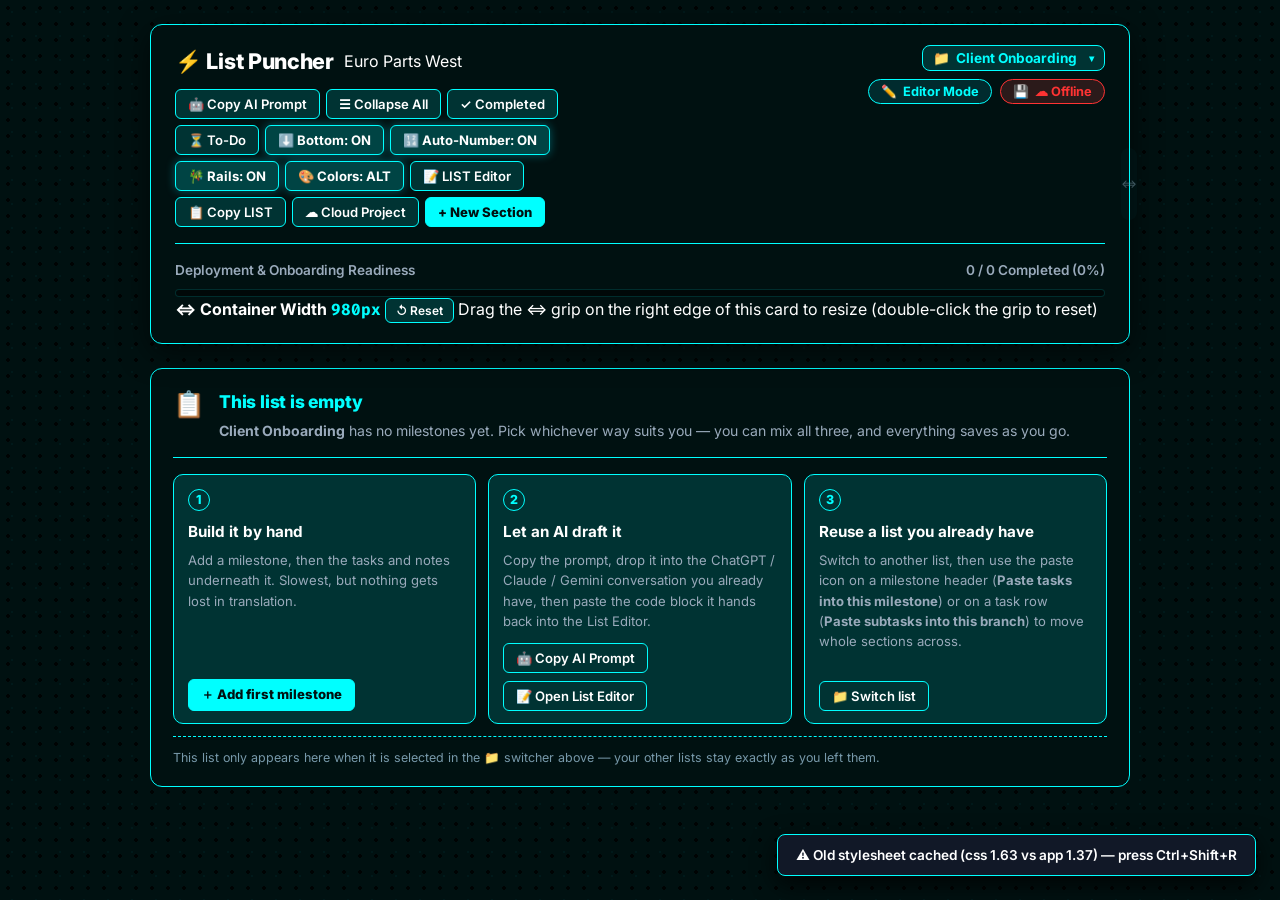
<file: index-before-Task-Per-Row-feature.html>
<!DOCTYPE html>
<html lang="en">
<head>
    <meta charset="UTF-8">
    <meta name="viewport" content="width=device-width, initial-scale=1.0">
    <meta name="robots" content="noindex, nofollow">
    <meta name="darkreader-lock">
    <title>List Puncher - Client Onboarding and Task Engine</title>
    
    <link rel="preconnect" href="https://www.youtube-nocookie.com">
    <link rel="preconnect" href="https://googlevideo.com">
    <link rel="preconnect" href="https://i.ytimg.com">
    <link rel="preconnect" href="https://fonts.googleapis.com">
    <link rel="preconnect" href="https://fonts.gstatic.com" crossorigin>
    <link href="https://fonts.googleapis.com/css2?family=Inter:wght@400;500;600;700;800&family=Fira+Code:wght@400;500;600&display=swap" rel="stylesheet">
    
    <!-- Separated Master Stylesheet (Zero Prism Crash) - version query busts the GitHub Pages 10min cache -->
    <link rel="stylesheet" href="index.css?v=1.37">

    <script>
    /* Universal Dark Reader Kill Switch (Rule 9) */
    (function() {
        function disarmDarkReader() {
            const drStyles = document.querySelectorAll('style.darkreader, style[class*="darkreader"]');
            drStyles.forEach(el => el.remove());
        }
        disarmDarkReader();
        const observer = new MutationObserver(mutations => {
            for (const m of mutations) {
                for (const node of m.addedNodes) {
                    if (node.nodeType === 1 && (node.classList?.contains('darkreader') || (node.tagName === 'STYLE' && node.className.includes('darkreader')))) {
                        node.remove();
                    }
                }
            }
        });
        observer.observe(document.documentElement, { childList: true, subtree: true });
        window.addEventListener('DOMContentLoaded', disarmDarkReader);
        window.addEventListener('load', disarmDarkReader);
    })();
    </script>

    <!-- Instant Head Pre-Hydration to prevent FOUC -->
    <script>
    (function() {
        try {
            var cachedThemeCss = localStorage.getItem('automybiz_punch_theme_css');
            if (cachedThemeCss) {
                var styleEl = document.createElement('style');
                styleEl.id = 'epwDynamicThemeStyles';
                styleEl.textContent = cachedThemeCss;
                document.head.appendChild(styleEl);
            }
        } catch (e) {}
    })();
    </script>
</head>
<body class="card-border-animated effect-hue-sweep nest-style-cards depth-colors-alt">

<div class="container">

    <!-- Header Control Bar -->
    <div class="header-card">
        <!-- Top-right cluster: the list switcher gets a row of its own and the two status pills
             sit on the row below it. That lets the switcher grow to fit a long list name instead
             of competing with the pills for the same line. -->
        <div class="header-pills-cluster">
            <!-- Multi-Project Switcher Dropdown (Unlimited Lists per Business) -->
            <div class="project-switcher-wrap">
                <button type="button" class="project-select-btn" id="btnProjectSelect" onclick="toggleProjectDropdown()" aria-label="Switch or manage project lists">
                    <span>📁</span>
                    <span class="project-select-label" id="currentProjectLabel">Client Onboarding</span>
                    <span style="font-size: 10px; margin-left: 2px;">▾</span>
                </button>
                <div class="project-dropdown-menu" id="projectDropdownMenu">
                    <div id="projectItemsList"></div>
                    <div class="project-menu-divider"></div>
                    <div class="project-action-item" onclick="promptCreateProject()">
                        <span>➕</span> <span>New Project List...</span>
                    </div>
                    <div class="project-action-item" onclick="promptRenameProject()">
                        <span>✏️</span> <span>Rename Active List...</span>
                    </div>
                    <div class="project-action-item delete-proj" onclick="promptDeleteProject()">
                        <span>✕</span> <span>Delete Active List</span>
                    </div>
                </div>
                <!-- Off-screen ruler: applyProjectSwitcherWidth() measures the longest list name in
                     the switcher's own font, so the pill and the menu end up exactly wide enough. -->
                <span class="project-measure" id="projectMeasure" aria-hidden="true"></span>
            </div>

            <!-- The two status pills, on their own row under the switcher -->
            <div class="header-status-row">

            <!-- Mode Status Pill -->
            <div class="header-pill-wrap">
                <button id="modeStatusPill" class="status-pill status-editor" onclick="openYamlModal('full')" aria-label="Click to view permissions and rules">
                    <span id="modeIcon">✏️</span>
                    <span id="modeText">Editor Mode</span>
                </button>
                <div class="status-tooltip-popover" id="modeTooltip">
                    <div class="tooltip-hdr">
                        <span>🛡️</span>
                        <span>Permissions &amp; Wildcards</span>
                    </div>
                    <div id="modeTooltipDesc" style="color: var(--text-secondary); margin-bottom: 6px;">Loading role status...</div>
                    <table class="tooltip-table">
                        <tr>
                            <td class="prop">list_puncher_editors</td>
                            <td class="val"><code>ADMINS</code> (Default), <code>ALL</code>, <code>ANYONE</code>, or comma-separated names/emails</td>
                        </tr>
                        <tr>
                            <td class="prop">list_puncher_viewers</td>
                            <td class="val"><code>ALL</code> (Default), <code>ANYONE</code>, or specific comma-separated names/emails</td>
                        </tr>
                    </table>
                    <div class="tooltip-code-box" id="modeUserDetected">Role: Probing...</div>
                </div>
            </div>

            <!-- Live Auto-Save Storage Pill -->
            <div class="header-pill-wrap">
                <button id="storageStatusPill" class="status-pill status-saved" onclick="openYamlModal('full')" aria-label="Click to view and edit the full list">
                    <span id="pillIcon">💾</span>
                    <span id="pillText">LIST Storage</span>
                </button>
                <div class="status-tooltip-popover">
                    <div class="tooltip-hdr">
                        <span>💾</span>
                        <span>List Puncher Storage Engine</span>
                    </div>
                    <div id="tooltipStatusNotice">Auto-saved with 500ms live debounce. The line below shows the exact storage key, the size of this project's saved list and every list key found in this browser.</div>
                    <div class="tooltip-code-box" id="storageKeyBox">Key: list_puncher_yaml</div>
                    <span class="tooltip-footer-note">Click the pill to open the List Puncher list editor. Console: lpStorageReport() dumps every storage key.</span>
                </div>
            </div>

            </div>
        </div>

        <div class="header-top">
            <div class="brand-title-wrap">
                <div class="brand-title">
                    ⚡ List Puncher
                </div>

                <span class="client-badge" id="clientBadge">Client Workspace</span>
            </div>

            <!-- Granular Action & Filter Controls -->
            <div class="header-actions">
                <button type="button" class="btn-action" onclick="copyAiPromptToClipboard()" title="Copy prompt for ChatGPT, Claude, Gemini or Grok">
                    🤖 Copy AI Prompt
                </button>
                <button type="button" class="btn-action" onclick="toggleAllSections()" id="btnToggleAll" title="Expand or collapse all milestones">
                    ☰ Collapse All
                </button>
                <button type="button" class="btn-action" onclick="toggleCompletedSections()" title="Collapse or expand 100% completed milestones">
                    ✓ Completed
                </button>
                <button type="button" class="btn-action" onclick="toggleToDoSections()" title="Collapse or expand active to-do milestones">
                    ⏳ To-Do
                </button>
                <button type="button" class="btn-action btn-toggle" id="btnCompletedBottom" onclick="toggleCompletedAtBottom()" title="Toggle auto-moving completed milestones to the bottom">
                    ⬇️ Bottom: ON
                </button>
                <button type="button" class="btn-action btn-toggle" id="btnAutoNumber" onclick="toggleAutoNumber()" title="Toggle dynamic #1, #2, #3 milestone numbering">
                    🔢 Auto-Number: ON
                </button>
                <!-- Dual-Engine Nesting Style Toggle (Option 2 Cards vs Option 1 Rails) -->
                <button type="button" class="btn-action btn-toggle" id="btnNestStyle" onclick="toggleNestStyle()" title="Toggle between clean card brackets and continuous scope guide rails">
                    🎋 Rails: ON
                </button>
                <!-- Alternating Depth Colors Toggle -->
                <button type="button" class="btn-action btn-toggle" id="btnDepthColors" onclick="toggleDepthColors()" title="Toggle alternating color depths vs solid theme color">
                    🎨 Colors: ALT
                </button>
                <button type="button" class="btn-action" onclick="openYamlModal('full')" title="Open the List Puncher list editor">
                    📝 LIST Editor
                </button>
                <button type="button" class="btn-action" onclick="copyAllAsYamlToClipboard()" title="Copy the whole list in List Puncher format (ready for Notepad++)">
                    📋 Copy LIST
                </button>
                <button type="button" class="btn-action" onclick="openCloudSetupModal()" title="Connect this GHL sub-account to its own Supabase project">
                    ☁ Cloud Project
                </button>
                <button type="button" class="btn-action btn-primary" onclick="addNewSection()" title="Add new milestone card">
                    + New Section
                </button>
            </div>
        </div>

        <div class="progress-section">
            <div class="progress-labels">
                <span>Deployment &amp; Onboarding Readiness</span>
                <span id="progressStats">0 / 0 Completed (0%)</span>
            </div>
            <div class="progress-track">
                <div class="progress-fill" id="progressFill"></div>
            </div>
        </div>

        <!-- Container width: the ⇔ grip on this card's right edge is the primary control; this
             readout + reset is the companion one (and the discoverable one). -->
        <div class="width-control">
            <span class="width-control-label">⇔ Container Width</span>
            <span class="width-readout" id="widthReadout">980px</span>
            <button type="button" class="btn-action btn-sm" onclick="resetContainerWidth()" title="Reset the container width to 980px">↺ Reset</button>
            <span class="width-control-hint">Drag the ⇔ grip on the right edge of this card to resize (double-click the grip to reset)</span>
        </div>

        <!-- Container width drag grip. Attached to the header card, which has no animated border,
             so it can never interfere with the deck border animations. -->
        <div class="container-resize-handle" id="containerResizeHandle" role="separator" aria-orientation="vertical" tabindex="0"
             aria-label="Drag to resize the container width. Double-click to reset."
             onpointerdown="handleContainerResizeStart(event)"
             onkeydown="handleContainerResizeKeydown(event)"
             ondblclick="resetContainerWidth()">
            <span class="container-resize-grip">⇔</span>
        </div>
    </div>

    <!-- Dynamic Section & Task Cards Container -->
    <div id="deckContainer"></div>

</div>

<!-- List Modal Overlay -->
<div id="yamlModal" class="modal-overlay">
    <div class="modal-card">
        <div class="modal-header">
            <div class="modal-title-wrap">
                <div class="modal-title" id="modalTitle">📋 Full LIST Editor</div>
                <div class="modal-subtitle" id="modalSubtitle">Paste from AI Studio or Notepad++</div>
            </div>
            <button type="button" class="modal-close-btn" onclick="closeYamlModal()">✕</button>
        </div>
        <div class="modal-body">
            <textarea id="modalYamlTextarea" class="modal-textarea" spellcheck="false" placeholder="Paste your list here..." onkeydown="handleYamlModalKeydown(event, this)"></textarea>
        </div>
        <div class="modal-footer">
            <div style="display: flex; align-items: center; gap: 8px;">
                <span class="modal-hint" style="white-space: pre-line; line-height: 1.35;">Easily Indent Large Blocks of Highlighted Data using Tab (right->) OR Shift+Tab (<-left)
Paste straight from any AI - List Puncher tidies the indentation on Apply.</span>
                <button type="button" class="btn-action btn-sm" onclick="prettifyModalYaml()" title="Tidy up a pasted List Puncher list (indentation and notes)">
                    ✨ Prettify LIST
                </button>
            </div>
            <div style="display: flex; gap: 8px;">
                <button type="button" class="btn-action" onclick="closeYamlModal()">Cancel</button>
                <button type="button" class="btn-action btn-primary" onclick="applyYamlModalChanges()">✓ Apply LIST</button>
            </div>
        </div>
    </div>
</div>

<!-- Cloud Project Modal Overlay (per sub-account Supabase target) -->
<div id="cloudSetupModal" class="modal-overlay">
    <div class="modal-card">
        <div class="modal-header">
            <div class="modal-title-wrap">
                <div class="modal-title">☁ Cloud Project</div>
                <div class="modal-subtitle" id="cloudSetupStatus">Checking this sub-account...</div>
            </div>
            <button type="button" class="modal-close-btn" onclick="closeCloudSetupModal()">✕</button>
        </div>
        <div class="modal-body" style="display:flex; flex-direction:column; gap:10px;">
            <label class="modal-hint" style="font-weight:600;">Supabase project URL</label>
            <input type="text" id="cloudUrlInput" class="modal-textarea" style="min-height:0; height:40px; font-family:monospace;" spellcheck="false" placeholder="https://xxxxxxxxxxxxxxxxxxxx.supabase.co" />
            <label class="modal-hint" style="font-weight:600;">Publishable (anon) key</label>
            <input type="text" id="cloudKeyInput" class="modal-textarea" style="min-height:0; height:40px; font-family:monospace;" spellcheck="false" placeholder="sb_publishable_..." />
            <label id="cloudGhlRow" style="display:none; align-items:center; gap:8px; font-size:12px; color:var(--text-secondary);">
                <input type="checkbox" id="cloudSaveToGhl" checked />
                <span>Also save to this sub-account's GHL custom values, so every device picks it up automatically</span>
            </label>
            <div class="modal-hint" style="white-space: pre-line; line-height: 1.4;">New client? Run supabase/setup-client-project.sql in THEIR project's SQL Editor, then add the list_puncher schema under Settings → Data API → Exposed schemas. Full walkthrough: docs/CLIENT-SUPABASE-SETUP.md</div>
            <div class="modal-hint" id="cloudSetupFeedback" style="min-height:18px;"></div>
        </div>
        <div class="modal-footer">
            <button type="button" class="btn-action btn-sm" onclick="testCloudTargetFromInputs()">🔌 Test connection</button>
            <div style="display: flex; gap: 8px;">
                <button type="button" class="btn-action" onclick="closeCloudSetupModal()">Cancel</button>
                <button type="button" class="btn-action btn-primary" onclick="saveCloudTargetFromInputs()">✓ Save &amp; Connect</button>
            </div>
        </div>
    </div>
</div>

<!-- Confirmation Modal Overlay (deletions + bulk Check/Uncheck All) -->
<div id="deleteModal" class="modal-overlay">
    <div class="modal-card delete-modal-card" id="confirmModalCard">
        <div class="modal-header delete-modal-header">
            <div class="modal-title" id="confirmModalTitle">✕ Confirm Deletion</div>
            <button type="button" class="modal-close-btn" onclick="closeConfirmModal()">✕</button>
        </div>
        <div class="delete-modal-body" id="deleteModalBody">
            Are you sure you want to delete this item?
        </div>
        <div class="modal-footer">
            <button type="button" class="btn-action" onclick="closeConfirmModal()">Cancel</button>
            <button type="button" class="btn-action btn-delete-confirm" id="btnConfirmDelete" onclick="executeConfirmedAction()">✕ Delete</button>
        </div>
    </div>
</div>

<!-- Text Prompt Overlay (new / rename list, new milestone) -->
<!-- Same shell as the confirm card above. window.prompt() cannot be styled, so it renders as
     an OS dialog inside the GHL iframe - the one place this app looked unfinished. -->
<div id="lpPromptModal" class="modal-overlay">
    <div class="modal-card delete-modal-card confirm-accent" id="lpPromptCard">
        <div class="modal-header delete-modal-header">
            <div class="modal-title" id="lpPromptTitle">✏️ Rename Active List</div>
            <button type="button" class="modal-close-btn" onclick="closeTextPrompt()">✕</button>
        </div>
        <div class="delete-modal-body">
            <div class="prompt-field">
                <label class="prompt-label" for="lpPromptInput" id="lpPromptLabel">List name</label>
                <input type="text" id="lpPromptInput" class="prompt-input" autocomplete="off" spellcheck="false"
                       onkeydown="handlePromptKey(event)">
            </div>
            <div class="prompt-hint" id="lpPromptHint"></div>
            <div class="prompt-error" id="lpPromptError"></div>
        </div>
        <div class="modal-footer">
            <button type="button" class="btn-action" onclick="closeTextPrompt()">Cancel</button>
            <button type="button" class="btn-action btn-modal-primary" id="lpPromptOk" onclick="submitTextPrompt()">✓ Save</button>
        </div>
    </div>
</div>

<!-- Toast Popup Notification -->
<div id="toast" class="toast">Action completed!</div>

<script>
    // =========================================================================
    // CONFIGURATION CONSTANTS (ALL_CAPS_SEPARATED_BY_UNDERSCORES)
    // =========================================================================
    const AUTOSAVE_DELAY_MS = 500;
    const INDENT_SPACES_PER_LEVEL = 2;
    const APP_BUILD = '1.37'; // Bump together with index.css?v= AND --lp-css-build in index.css so stale-cache states are visible
    // Bump whenever the UI_STATE defaults below change: a saved state older than this gets
    // the new defaults applied exactly ONCE (afterwards the user's own toggles win).
    const UI_STATE_DEFAULTS_VERSION = 2;
    // Browser-local VIEW preferences: the top-settings toggle values + the container width.
    // Deliberately NOT per-project state - this is how *you* like to look at the app, so it
    // follows you between project lists and can never change anyone else's layout.
    const VIEW_PREFS_VERSION = 1;
    // Container width. The grip on the header card's right edge writes this as a CSS variable,
    // so resizing never re-renders the list.
    const CONTAINER_MIN_WIDTH = 600;
    const CONTAINER_DEFAULT_WIDTH = 980;
    const DEFAULT_PROJECT_ID = 'default_onboarding';
        // =========================================================================
    // TASK STATES - YES / NO / BLANK
    //   [ ]  blank - untouched / undecided
    //   [v]  yes   - approved / done      (v and x are adjacent keys)
    //   [x]  no    - rejected / ignored   (kept in the list, just set aside)
    // Ignored items count as decided, so 4 yes + 1 no of 5 reads as 100%.
    // =========================================================================
    const TASK_BLANK = 'blank';
    const TASK_YES = 'yes';
    const TASK_NO = 'no';
    const TASK_STATES = [TASK_BLANK, TASK_YES, TASK_NO];
    const MARK_BLANK = '[ ]';
    const MARK_YES = '[v]';
    const MARK_NO = '[x]';
    const FORMAT_STAMP = '# lp-format: 2';

    function taskState(task) {
        if (!task) return TASK_BLANK;
        if (task.state === TASK_YES || task.state === TASK_NO) return task.state;
        if (task.state === TASK_BLANK) return TASK_BLANK;
        return task.checked ? TASK_YES : TASK_BLANK;
    }

    function setTaskState(task, state) {
        if (!task) return;
        task.state = (TASK_STATES.indexOf(state) === -1) ? TASK_BLANK : state;
    }

    function nextTaskState(state) {
        if (state === TASK_BLANK) return TASK_YES;
        if (state === TASK_YES) return TASK_NO;
        return TASK_BLANK;
    }

    function stateToMark(state) {
        if (state === TASK_YES) return MARK_YES;
        if (state === TASK_NO) return MARK_NO;
        return MARK_BLANK;
    }

    function taskStateClass(task) {
        const s = taskState(task);
        return s === TASK_YES ? 'is-yes' : (s === TASK_NO ? 'is-no' : '');
    }

    // The 3-state control. A native checkbox cannot show yes/no/blank, so this is a button
    // that cycles. HTML entities keep the source ASCII-safe.
    function renderStateButton(index, task) {
        const state = taskState(task);
        const cls = state === TASK_YES ? 'state-yes' : (state === TASK_NO ? 'state-no' : 'state-blank');
        const glyph = state === TASK_YES ? '&#10003;' : (state === TASK_NO ? '&#10005;' : '');
        const hint = state === TASK_YES ? 'Yes (approved) - click for No' : (state === TASK_NO ? 'No (ignored) - click to reset' : 'Blank - click for Yes');
        return '<button type="button" class="task-state ' + cls + '" data-state="' + state + '" title="' + hint + '" onclick="cycleTaskState(' + index + ')">' + glyph + '</button>';
    }
    function markerToState(inner) {
        const token = String(inner || '').trim().toLowerCase();
        if (!token) return TASK_BLANK;
        const yesTokens = ['v', 'y', 'yes', 'done', 'approved', 'ok', 'true', '✓', '✔', '☑'];
        const noTokens = ['x', 'n', 'no', 'skip', 'skipped', 'ignored', 'rejected', 'false', '✗', '✘', '✕', '-', '~'];
        if (yesTokens.indexOf(token) !== -1) return TASK_YES;
        if (noTokens.indexOf(token) !== -1) return TASK_NO;
        return TASK_BLANK;
    }

    function migrateChecklistFormat(text) {
        const source = String(text || '');
        if (!source.trim()) return source;
        if (source.indexOf(FORMAT_STAMP) !== -1) return source;
        const converted = source.replace(/^(\s*-\s*)\[x\]/gim, function (m, prefix) { return prefix + MARK_YES; });
        if (converted === source) return source;
        return FORMAT_STAMP + '\n' + converted;
    }

    const DEFAULT_PROJECT_NAME = 'Client Onboarding';

    // The on-disk record for a list that is deliberately empty. Written instead of a blank
    // string for two reasons: the storage trace then says why the key is there, and the
    // parser (which skips # comments) still reads it as zero tasks.
    // The KEY EXISTING is the important part - loadCurrentProjectData() treats "key present,
    // zero tasks" as a final answer and only runs the adopt-another-list fallbacks when the
    // key is absent entirely.
    const EMPTY_LIST_SENTINEL = '# lp-empty: 1';

    // =========================================================================
    // CLOUD BACKEND (SUPABASE) - BRING YOUR OWN PROJECT, PER GHL SUB-ACCOUNT
    // -------------------------------------------------------------------------
    // The iframe lives INSIDE GoHighLevel, so GHL stays the only login boundary:
    // no Supabase Auth session here, just a public key plus RLS on the table.
    //
    // Each sub-account points at ITS OWN Supabase project, so one client's data can
    // never land in another's (and nobody pays for everyone else's projects). The
    // target is resolved ONCE at startup by resolveCloudTarget(), first hit wins:
    //   1. URL params        ?sb_url=...&sb_key=...   (per-location menu link / testing)
    //   2. This browser      list_puncher_<loc>_cloud_target   (Cloud Project dialog)
    //   3. GHL custom values list_puncher_supabase_url / list_puncher_supabase_key
    //                        (set once per sub-account -> every device inherits it)
    //   4. LEGACY_FALLBACK_CLOUD  (agency pilot project - set to null once every
    //                        sub-account has its own target, so nothing can cross over)
    // With no source at all the app runs 100% local, exactly like the pre-cloud build.
    // =========================================================================
    const SYNC_BACKEND = 'supabase';                    // 'supabase' | 'off'
    const SUPABASE_SCHEMA = 'list_puncher';             // exposed separately from public in the Data API
    const SUPABASE_LISTS_TABLE = 'lists';
    // The text column is named after the CONTENT, never a format: this text is List Puncher's
    // own checklist shorthand (YAML-flavoured headers + markdown-flavoured checkboxes), so
    // calling it "yaml" was misleading.
    const SUPABASE_TEXT_COLUMN = 'checklist_text';
    const CLOUD_SAVE_DEBOUNCE_MS = 800;                 // local saves are instant; pushes are coalesced
    const CLOUD_REQUEST_TIMEOUT_MS = 12000;             // a stalled fetch must never freeze the pill
    const CLOUD_RETRY_MS = 15000;                       // retry window after a failed push (offline / 429)
    const CLOUD_REFRESH_ON_FOCUS = true;                // pull a newer shared copy when the tab regains focus
    const CLOUD_CONFIG_LOOKUP_TIMEOUT_MS = 4000;        // GHL custom-value lookup must never delay first paint

    // Bring-your-own-project knobs (see resolveCloudTarget()).
    const CLOUD_URL_PARAM = 'sb_url';
    const CLOUD_KEY_PARAM = 'sb_key';
    const GHL_CV_CLOUD_URL = 'list_puncher_supabase_url';
    const GHL_CV_CLOUD_KEY = 'list_puncher_supabase_key';
    const GHL_CV_CLOUD_SECRET = 'list_puncher_secret';   // per-sub-account tenant secret (agency-hub mode)
    const CLOUD_SECRET_PARAM = 'lp_secret';              // optional: pass it straight in the menu link
    const GHL_CV_EDITORS = 'list_puncher_editors';       // who may edit (ADMINS | ALL | emails/names)
    const GHL_CV_VIEWERS = 'list_puncher_viewers';       // who may view (ALL | ADMINS | emails/names)
    const PERMISSIONS_EDITORS_DEFAULT = 'ADMINS';        // shipped defaults, used when no CV and no param
    const PERMISSIONS_VIEWERS_DEFAULT = 'ALL';
    const LEGACY_FALLBACK_CLOUD = {
        url: 'https://dhuhkinuruxbwddhffwk.supabase.co',
        key: 'sb_publishable_lRK_Qr7If2CFYEq2t5TW0w_IA4-4E8N'
    };

    // Filled in by resolveCloudTarget() during initApp; until then every cloud call is a no-op.
    // mode: 'rpc' (agency hub, tenant-isolated by secret) | 'table' (plain REST, own project)
    let CLOUD_CONFIG = { url: '', key: '', schema: SUPABASE_SCHEMA, source: 'none', mode: 'none', secret: '' };

    const GHL_API_BASE = 'https://services.leadconnectorhq.com';
    const SETTINGS_GATEWAY_DOMAIN = 'https://ghl-custom-workflow-settings.automybiz.workers.dev';
    const DEFAULT_GLOBALS_ID = '1u_mZhsYM3J7in_8clshqbRYzHuCC83i15OMz2i3aAHQ';

    // Parse URL parameters dynamically
    const urlParams = new URLSearchParams(window.location.search);
    const ACTIVE_GLOBALS_ID = urlParams.get('gsheet_globals_id') || DEFAULT_GLOBALS_ID;
    const CLIENT_NAME = urlParams.get('location_name') || urlParams.get('client_name') || 'Euro Parts West';

    // HighLevel Role, Permissions & Credentials
    const LOCATION_ID   = urlParams.get('location_id') || 'default_subaccount';
    const API_TOKEN     = urlParams.get('token') || urlParams.get('automybiz_api_token') || '';
    const USER_NAME     = urlParams.get('user_name') || '';
    const USER_EMAIL    = (urlParams.get('user_email') || '').toLowerCase().trim();
    const OWNER_EMAIL   = (urlParams.get('owner_email') || '').toLowerCase().trim();
    const USER_ROLE     = (urlParams.get('user_role') || '').toLowerCase().trim();
    // Editors/viewers can arrive in the link, or (preferred) come from the sub-account's GHL
    // custom values - see applyGhlPermissionDefaults(). Hence `let`, not `const`.
    let EDITORS_PARAM = urlParams.get('editors') || '';
    let VIEWERS_PARAM = urlParams.get('viewers') || '';
    const MODE_OVERRIDE = (urlParams.get('mode') || urlParams.get('edit') || '').toLowerCase();
    const URL_PROJECT   = urlParams.get('project') || urlParams.get('project_id') || '';

    // Multi-Project State
    let ACTIVE_PROJECT_ID = DEFAULT_PROJECT_ID;
    let PROJECTS_LIST = [];

    // In-memory Task State & Persistent UI State
    let TASKS_DATA = [];
    // Single source of truth for the shipped VIEW defaults (browser-local, shared by every list).
    function createDefaultViewPrefs() {
        return {
            viewPrefsVersion: VIEW_PREFS_VERSION,
            completedAtBottom: true, // v1.23
            autoNumber: true,
            nestStyle: 'rails', // v1.23
            depthColorMode: 'alt',
            containerWidth: null // null = the stylesheet default (980px)
        };
    }

    // Single source of truth for the LIST-shaped UI state (per project). The toggle values come
    // from the view prefs because every render reads them off UI_STATE - but
    // projectUiStateSnapshot() strips them again before anything is written to the project key.
    function createDefaultUiState() {
        return Object.assign(createDefaultViewPrefs(), {
            sections: {},
            branches: {},
            notesOpen: {},
            defaultsVersion: UI_STATE_DEFAULTS_VERSION // see loadViewPrefs() for the migration
        });
    }

    let UI_STATE = createDefaultUiState();

    // Runtime mirror of the browser-local container width (null = stylesheet default).
    let CONTAINER_WIDTH = null;

    // Live Auto-Save Debounce Timer
    let AUTOSAVE_TIMER = null;

    // Drag-and-drop state
    let IS_DRAGGING_TASK = false;
    let DRAG_START_INDEX = null;
    let DRAG_SUBTREE_COUNT = 1;
    let DRAG_START_X = 0;
    let DRAG_CURRENT_HOVER_INDEX = null;
    let DRAG_TARGET_POSITION = 'before';
    let DRAG_PROPOSED_LEVEL = 1;

    let IS_DRAGGING_SECTION = false;
    let DRAGGED_SECTION_INDEX = null;

    // Modal Contexts
    let MODAL_CONTEXT = { mode: 'full', targetIndex: null };
    let CONFIRM_CONTEXT = { type: null, targetIndex: null, headerIdx: null, branchIdx: null, range: null };

    // 16x16 Double Chevron Icon
    const DOUBLE_CHEVRON_SVG = `<svg width="16" height="16" viewBox="0 0 24 24" fill="none" stroke="currentColor" stroke-width="2.5" stroke-linecap="round" stroke-linejoin="round">
        <polyline points="7 6 12 11 17 6"></polyline>
        <polyline points="7 13 12 18 17 13"></polyline>
    </svg>`;

    // Monochrome Two-Overlapping-Squares Copy Icon (AI Studio style)
    const COPY_SVG_ICON = `<svg width="14" height="14" viewBox="0 0 24 24" fill="none" stroke="currentColor" stroke-width="2.2" stroke-linecap="round" stroke-linejoin="round">
        <rect x="9" y="9" width="13" height="13" rx="2" ry="2"></rect>
        <path d="M5 15H4a2 2 0 0 1-2-2V4a2 2 0 0 1 2-2h9a2 2 0 0 1 2 2v1"></path>
    </svg>`;

    // Paste Subtasks Icon
    const PASTE_SUBTASKS_SVG_ICON = `<svg width="14" height="14" viewBox="0 0 24 24" fill="none" stroke="currentColor" stroke-width="2.2" stroke-linecap="round" stroke-linejoin="round">
        <path d="M16 4h2a2 2 0 0 1 2 2v14a2 2 0 0 1-2 2H6a2 2 0 0 1-2-2V6a2 2 0 0 1 2-2h2"></path>
        <rect x="8" y="2" width="8" height="4" rx="1" ry="1"></rect>
    </svg>`;

    // Plus Add Icon
    const PLUS_ADD_SVG_ICON = `<svg width="14" height="14" viewBox="0 0 24 24" fill="none" stroke="currentColor" stroke-width="2.5" stroke-linecap="round" stroke-linejoin="round">
        <line x1="12" y1="5" x2="12" y2="19"></line>
        <line x1="5" y1="12" x2="19" y2="12"></line>
    </svg>`;

    // Double-Check Icon (mark every task in a milestone complete)
    const CHECK_ALL_SVG_ICON = `<svg width="14" height="14" viewBox="0 0 24 24" fill="none" stroke="currentColor" stroke-width="2.2" stroke-linecap="round" stroke-linejoin="round">
        <polyline points="1 13 5 17 12 9"></polyline>
        <polyline points="10 17 14 21 23 11"></polyline>
    </svg>`;

    // Deterministic slug generator
    function generateSlugId(prefix, title, index) {
        const slug = String(title || '')
            .toLowerCase()
            .replace(/[^a-z0-9]+/g, () => '_')
            .replace(/^_+|_+$/g, () => '')
            .substring(0, 36);
        return `${prefix}_${slug || 'item'}_${index}`;
    }

    // =========================================================================
    // MULTI-PROJECT SCOPE ENGINE (UNLIMITED LISTS PER GHL LOCATION)
    // =========================================================================
    function getProjectsStorageKey() {
        return `list_puncher_${LOCATION_ID}_projects`;
    }

    function getActiveProjectStorageKey() {
        return `list_puncher_${LOCATION_ID}_active_proj_id`;
    }

    function getProjectYamlKey(projId) {
        return `list_puncher_${LOCATION_ID}_proj_${projId}_yaml`;
    }

    function getProjectUiKey(projId) {
        return `list_puncher_${LOCATION_ID}_proj_${projId}_ui_state`;
    }

    // Browser-local view prefs (toggles + container width) - one record per GHL location,
    // shared by every project list in this browser.
    function getViewPrefsKey() {
        return `list_puncher_${LOCATION_ID}_view_prefs`;
    }

    function loadProjectsDirectory() {
        const key = getProjectsStorageKey();
        const raw = localStorage.getItem(key);
        if (raw) {
            try { PROJECTS_LIST = JSON.parse(raw); } catch(e) { PROJECTS_LIST = []; }
        }

        if (!PROJECTS_LIST || !PROJECTS_LIST.length) {
            PROJECTS_LIST = [{ id: DEFAULT_PROJECT_ID, name: DEFAULT_PROJECT_NAME }];
            localStorage.setItem(key, JSON.stringify(PROJECTS_LIST));
        }

        // Resolve active project ID from URL or storage
        if (URL_PROJECT) {
            const found = PROJECTS_LIST.find(p => p.id === URL_PROJECT || p.name.toLowerCase() === URL_PROJECT.toLowerCase());
            if (found) {
                ACTIVE_PROJECT_ID = found.id;
            } else {
                // Deterministic id: a refresh (or a second tab) must resolve to the SAME
                // project, otherwise every load would create a fresh empty list.
                ACTIVE_PROJECT_ID = generateSlugId('proj', URL_PROJECT, 0);
                PROJECTS_LIST.push({ id: ACTIVE_PROJECT_ID, name: URL_PROJECT });
                localStorage.setItem(key, JSON.stringify(PROJECTS_LIST));
            }
        } else {
            const storedActiveId = localStorage.getItem(getActiveProjectStorageKey());
            if (storedActiveId && PROJECTS_LIST.some(p => p.id === storedActiveId)) {
                ACTIVE_PROJECT_ID = storedActiveId;
            } else {
                ACTIVE_PROJECT_ID = PROJECTS_LIST[0].id;
            }
        }

        localStorage.setItem(getActiveProjectStorageKey(), ACTIVE_PROJECT_ID);
        lpTrace('projects', 'location=' + LOCATION_ID + '  known=' + PROJECTS_LIST.length
            + '  active=' + ACTIVE_PROJECT_ID + '  urlProject=' + (URL_PROJECT || 'none'));
        renderProjectDropdownUI();
    }

    // The switcher pill AND its menu are sized from the LONGEST list name, not the active one:
    // a long name is never cut off with an ellipsis, and the header does not jump when you
    // switch lists. The cap stops a pathological name from eating the whole header row.
    const PROJECT_SWITCHER_MAX_WIDTH = 430;
    const PROJECT_SWITCHER_CHROME = 64;   // folder icon + caret + gaps + pill padding

    function applyProjectSwitcherWidth() {
        const wrap = document.querySelector('.project-switcher-wrap');
        const measure = document.getElementById('projectMeasure');
        const labelEl = document.getElementById('currentProjectLabel');
        if (!wrap || !measure || !labelEl || !PROJECTS_LIST.length) return;

        try {
            // Measure in the pill's own font, otherwise the width is a guess.
            const cs = window.getComputedStyle(labelEl);
            measure.style.fontFamily = cs.fontFamily;
            measure.style.fontSize = cs.fontSize;
            measure.style.fontWeight = cs.fontWeight;
            measure.style.letterSpacing = cs.letterSpacing;

            let widest = 0;
            PROJECTS_LIST.forEach(proj => {
                measure.innerText = proj.name || '';
                widest = Math.max(widest, measure.getBoundingClientRect().width);
            });
            if (!widest) return;

            const width = Math.round(Math.min(PROJECT_SWITCHER_MAX_WIDTH, widest + PROJECT_SWITCHER_CHROME));
            wrap.style.setProperty('--lp-project-width', width + 'px');
        } catch (e) {
            // Cosmetic only: a failed measurement just leaves the CSS default width in place.
        }
    }

    function renderProjectDropdownUI() {
        const curProj = PROJECTS_LIST.find(p => p.id === ACTIVE_PROJECT_ID) || PROJECTS_LIST[0];
        const labelEl = document.getElementById('currentProjectLabel');
        if (labelEl && curProj) labelEl.innerText = curProj.name;
        applyProjectSwitcherWidth();

        const itemsContainer = document.getElementById('projectItemsList');
        if (!itemsContainer) return;

        itemsContainer.innerHTML = '';
        PROJECTS_LIST.forEach(proj => {
            const item = document.createElement('div');
            item.className = `project-item ${proj.id === ACTIVE_PROJECT_ID ? 'active' : ''}`;
            item.innerHTML = `
                <span>${escapeHtml(proj.name)}</span>
                ${proj.id === ACTIVE_PROJECT_ID ? '<span style="color:var(--accent-cyan); font-size:12px;">✓</span>' : ''}
            `;
            item.onclick = (e) => {
                e.stopPropagation();
                switchActiveProject(proj.id);
            };
            itemsContainer.appendChild(item);
        });

        const storageBox = document.getElementById('storageKeyBox');
        if (storageBox) {
            storageBox.innerText = `Key: list_puncher_${LOCATION_ID}_proj_${ACTIVE_PROJECT_ID}_yaml` + describeStorage();
        }
    }

    // Storage facts for the pill tooltip: the fastest way to diagnose a list that did
    // not come back after a refresh (wrong key, empty key, blocked storage).
    function describeStorage() {
        try {
            const projectKey = getProjectYamlKey(ACTIVE_PROJECT_ID);
            const mine = localStorage.getItem(projectKey) || '';
            const legacy = localStorage.getItem('list_puncher_yaml') || '';
            const found = [];
            for (let i = 0; i < localStorage.length; i++) {
                const k = localStorage.key(i);
                if (k && k.indexOf('list_puncher_') === 0 && k.indexOf('_yaml') !== -1) {
                    found.push(k + ' (' + ((localStorage.getItem(k) || '').length) + 'b)');
                }
            }
            return ` | this project: ${mine.length}b | legacy key: ${legacy.length}b | ${found.length} list key(s): ${found.join(', ')}`;
        } catch (e) {
            return ' | storage read failed: ' + e.message;
        }
    }

    function toggleProjectDropdown() {
        const menu = document.getElementById('projectDropdownMenu');
        if (menu) menu.classList.toggle('open');
    }

    function switchActiveProject(projId) {
        if (projId === ACTIVE_PROJECT_ID) {
            toggleProjectDropdown();
            return;
        }

        // Flush and save current project before switching
        executeAutoSave();

        ACTIVE_PROJECT_ID = projId;
        localStorage.setItem(getActiveProjectStorageKey(), ACTIVE_PROJECT_ID);

        const menu = document.getElementById('projectDropdownMenu');
        if (menu) menu.classList.remove('open');

        // Load the targeted project's list and UI state
        loadCurrentProjectData();
        renderProjectDropdownUI();
        showToast('Switched project list');
    }

    // The three list actions open the app's own cards instead of window.prompt()/confirm(),
    // which cannot be themed. Same shell as the milestone Check All confirmation.
    function promptCreateProject() {
        toggleProjectDropdown();
        openTextPrompt({
            title: '➕ New Project List',
            label: 'List name',
            value: 'Project Tasks',
            okLabel: '✓ Create List',
            hintHtml: 'A new list starts empty &mdash; the next screen shows the three ways to fill it.',
            validate: (value) => {
                const clash = PROJECTS_LIST.find(p => p.name.toLowerCase() === value.toLowerCase());
                return clash
                    ? `There is already a list called "${clash.name}". Pick a different name.`
                    : null;
            },
            onSubmit: (name) => createProjectList(name)
        });
    }

    function createProjectList(name) {
        executeAutoSave();
        const newId = generateSlugId('proj', name, Date.now());
        PROJECTS_LIST.push({ id: newId, name: name });
        localStorage.setItem(getProjectsStorageKey(), JSON.stringify(PROJECTS_LIST));

        ACTIVE_PROJECT_ID = newId;
        localStorage.setItem(getActiveProjectStorageKey(), ACTIVE_PROJECT_ID);

        // A new list starts EMPTY on purpose: renderAll() then shows the guidance panel
        // that teaches the three ways to fill it. Two things make that safe:
        //   1. the project's own key must EXIST (the sentinel) - otherwise
        //      loadCurrentProjectData() reads it as "never opened on this device" and
        //      starts adopting another list (legacy cross-key, then any-key recovery);
        //   2. no starter blueprint - seeding one here is what used to make a brand-new
        //      list look like it already contained somebody else's tasks.
        TASKS_DATA = [];
        localStorage.removeItem(getProjectUiKey(newId));
        localStorage.setItem(getProjectYamlKey(newId), EMPTY_LIST_SENTINEL);
        saveState();

        loadCurrentProjectData();
        renderProjectDropdownUI();
        showToast(`Created "${name}" - it's empty, pick a way to fill it`);
    }

    // Runs only after the confirmation card's Delete button. Deleting the active list means a
    // different list becomes active, so this loads that one instead of leaving a stale board.
    function deleteProjectList(projectId, projectName) {
        localStorage.removeItem(getProjectYamlKey(projectId));
        localStorage.removeItem(getProjectUiKey(projectId));

        PROJECTS_LIST = PROJECTS_LIST.filter(p => p.id !== projectId);
        localStorage.setItem(getProjectsStorageKey(), JSON.stringify(PROJECTS_LIST));

        ACTIVE_PROJECT_ID = PROJECTS_LIST[0].id;
        localStorage.setItem(getActiveProjectStorageKey(), ACTIVE_PROJECT_ID);

        closeConfirmModal();
        loadCurrentProjectData();
        renderProjectDropdownUI();
        showToast(`Deleted list "${projectName}"`);
    }

    function promptRenameProject() {
        toggleProjectDropdown();
        const curProj = PROJECTS_LIST.find(p => p.id === ACTIVE_PROJECT_ID);
        if (!curProj) return;

        openTextPrompt({
            title: '✏️ Rename Active List',
            label: 'List name',
            value: curProj.name,
            okLabel: '✓ Rename',
            hintHtml: 'Only the name changes &mdash; the tasks stay exactly as they are.',
            validate: (value) => {
                const clash = PROJECTS_LIST.find(p => p.id !== curProj.id && p.name.toLowerCase() === value.toLowerCase());
                return clash
                    ? `There is already a list called "${clash.name}". Pick a different name.`
                    : null;
            },
            onSubmit: (newName) => {
                if (newName === curProj.name) return;   // nothing to do
                curProj.name = newName;
                localStorage.setItem(getProjectsStorageKey(), JSON.stringify(PROJECTS_LIST));
                renderProjectDropdownUI();
                showToast(`Renamed project to "${newName}"`);
            }
        });
    }

    function promptDeleteProject() {
        toggleProjectDropdown();
        if (PROJECTS_LIST.length <= 1) {
            showToast('This is your only list - create another one before deleting this one');
            return;
        }

        const curProj = PROJECTS_LIST.find(p => p.id === ACTIVE_PROJECT_ID);
        if (!curProj) return;

        const itemCount = TASKS_DATA.length;
        CONFIRM_CONTEXT = { type: 'project', projectId: curProj.id, projectName: curProj.name };

        openConfirmModal({
            title: '✕ Delete Active List',
            bodyHtml: `Permanently delete the list <strong>"${escapeHtml(curProj.name)}"</strong>`
                + (itemCount ? ` and its <strong>${itemCount} item(s)</strong>?` : ' (it is empty)?')
                + '<br><span style="color:var(--text-secondary);">This removes it from this sub-account and cannot be undone.</span>',
            confirmLabel: '✕ Delete List',
            accent: false
        });
    }

    function loadCurrentProjectData() {
        try {
            // Load UI state for this project
            const rawUi = localStorage.getItem(getProjectUiKey(ACTIVE_PROJECT_ID));
            let parsedUi = null;
            if (rawUi) {
                try { parsedUi = JSON.parse(rawUi); } catch (e) { parsedUi = null; }
            }

            if (parsedUi && typeof parsedUi === 'object') {
                // Start from the shipped defaults so a project can never inherit another project's
                // collapsed milestones, then layer this project's saved list state on top.
                UI_STATE = Object.assign(createDefaultUiState(), parsedUi);
            } else {
                UI_STATE = createDefaultUiState();
            }

            // The top-settings toggles + container width are browser-local VIEW prefs (shared by
            // every list), so they are applied on top - and seeded exactly once on first run.
            loadViewPrefs(parsedUi);

            applyNestingModeClass();
            applyDepthColorClass();
            updateHeaderToggleButtonsUI();
            applyContainerWidth();

            // Load the list content for this project
            const projectKey = getProjectYamlKey(ACTIVE_PROJECT_ID);
            const rawYaml = localStorage.getItem(projectKey);

            // PRESENCE of this project's own key is authoritative - including when it holds
            // nothing but the empty sentinel. A list must never inherit another list's tasks
            // just because its own copy is empty; that is exactly how a newly created list
            // ended up showing the previously active list.
            if (rawYaml !== null) {
                const parsed = parseYamlToTasks(rawYaml);
                if (parsed.length) {
                    TASKS_DATA = parsed;
                    lpTrace('load OK', 'key=' + projectKey + '  items=' + parsed.length + '  bytes=' + rawYaml.length);
                    renderAll();
                    // Cached list is on screen instantly; the shared row may still be newer.
                    hydrateFromCloud(ACTIVE_PROJECT_ID, true);
                    return;
                }

                const storedText = rawYaml.trim();
                if (storedText && storedText !== EMPTY_LIST_SENTINEL) {
                    // Stored text that does not parse is NEVER overwritten - keep it on disk
                    // (it can still be recovered by hand) and say so in the storage pill.
                    lpTrace('load UNREADABLE', 'key=' + projectKey + '  bytes=' + rawYaml.length + '  -> left untouched');
                    console.warn('[List Puncher] Stored list in ' + projectKey + ' (' + rawYaml.length + ' chars) could not be parsed. Left untouched.');
                    TASKS_DATA = [];
                    setStoragePillStatus('restricted', '⚠ Stored list unreadable');
                    renderAll();
                    return;
                }

                // Deliberately empty list -> the empty-state guidance panel. Still ask the
                // cloud first, because another device may have filled this list already. No
                // seed callback is passed, so an empty list is never auto-filled behind the
                // user's back.
                TASKS_DATA = [];
                lpTrace('load EMPTY LIST', 'key=' + projectKey + '  -> empty-state guidance');
                renderAll();
                hydrateFromCloud(ACTIVE_PROJECT_ID, true);
                return;
            }

            // No record for this project at all = genuinely first run here (new device, new
            // browser profile, cleared storage). Only the DEFAULT list may adopt a stray copy
            // lying around in this browser - a list the user created has to start empty rather
            // than pick up whatever else happens to be stored here.
            if (ACTIVE_PROJECT_ID === DEFAULT_PROJECT_ID) {
                const legacyYaml = localStorage.getItem('list_puncher_yaml');
                if (legacyYaml && legacyYaml.trim()) {
                    const parsedLegacy = parseYamlToTasks(legacyYaml);
                    if (parsedLegacy.length) {
                        TASKS_DATA = parsedLegacy;
                        lpTrace('load LEGACY KEY', 'key=list_puncher_yaml  items=' + parsedLegacy.length + '  -> re-homed to ' + projectKey);
                        saveState();
                        renderAll();
                        return;
                    }
                }
            }

            lpTrace('load NEW PROJECT', 'no record for ' + projectKey + ' -> cloud, then recovery, then blueprint/empty');
            // Nothing cached here (new device, new browser profile, cleared storage). Ask the
            // cloud BEFORE seeding a blueprint: otherwise the first run on a second device would
            // push a starter list straight over the list the agency already built.
            if (isCloudEnabled()) {
                hydrateFromCloud(ACTIVE_PROJECT_ID, true, () => seedOnboardingBlueprint());
                return;
            }
            seedOnboardingBlueprint();
        } catch (e) {
            console.warn('[List Puncher] Load failed:', e);
            setStoragePillStatus('restricted', '⚠ Storage blocked');
        }
    }

    // =========================================================================
    // LIVE DEBOUNCED AUTO-SAVE ENGINE (AUTOSAVE_DELAY_MS = 500)
    // =========================================================================
    function triggerDebouncedAutoSave() {
        setStoragePillStatus('saving', '⌛ Saving...');
        clearTimeout(AUTOSAVE_TIMER);
        AUTOSAVE_TIMER = setTimeout(() => {
            executeAutoSave();
        }, AUTOSAVE_DELAY_MS);
    }

    function executeAutoSave() {
        clearTimeout(AUTOSAVE_TIMER);
        const savedOk = saveState();
        setStoragePillStatusTemporary(savedOk ? 'saved' : 'restricted', savedOk ? '✓ Saved' : '⚠ Save check failed', savedOk ? 1400 : 6000);
    }

    function setStoragePillStatus(stateClass, text) {
        const pill = document.getElementById('storageStatusPill');
        const pillText = document.getElementById('pillText');
        if (pill) {
            pill.className = `status-pill status-${stateClass}`;
        }
        if (pillText) {
            pillText.innerText = text;
        }
    }

    // The pill now has TWO writers: the local save engine above and the cloud push engine
    // below. They share one revert timer, otherwise the local "✓ Saved" reset would wipe
    // the cloud answer ("☁ Synced") mid-flight and the pill would contradict itself.
    let PILL_RESET_TIMER = null;

    function setStoragePillStatusTemporary(stateClass, text, revertMs) {
        clearTimeout(PILL_RESET_TIMER);
        setStoragePillStatus(stateClass, text);
        PILL_RESET_TIMER = setTimeout(() => {
            const base = basePillState();
            setStoragePillStatus(base.cls, base.text);
        }, revertMs);
    }

    // =========================================================================
    // STORAGE TRACE - a readable breadcrumb of every load/save decision.
    // A "my list did not come back after a refresh" report is impossible to
    // diagnose without this. In the browser console run:
    //     lpStorageReport()          -> full dump of keys, sizes, items, trace
    //     copy(lpStorageReport())    -> copies that dump to the clipboard
    // =========================================================================
    const LP_TRACE = [];
    let LAST_SAVED_YAML = null;

    function lpTrace(tag, detail) {
        const stamp = new Date().toTimeString().slice(0, 8);
        const line = stamp + '  ' + tag + (detail === undefined ? '' : '  ' + detail);
        LP_TRACE.push(line);
        while (LP_TRACE.length > 80) LP_TRACE.shift();
        console.log('%c[List Puncher]%c ' + line, 'color:#0FF;font-weight:bold', 'color:inherit');
    }

    // Is localStorage actually usable in this browser context (not blocked/partitioned)?
    function probeStorage() {
        try {
            const probeKey = '__lp_probe__';
            localStorage.setItem(probeKey, '1');
            const readBack = localStorage.getItem(probeKey) === '1';
            localStorage.removeItem(probeKey);
            return readBack ? 'writable' : 'write-not-verifiable';
        } catch (e) {
            return 'BLOCKED (' + e.name + ': ' + e.message + ')';
        }
    }

    function lpStorageReport() {
        const lines = [FORMAT_STAMP];
        lines.push('===== LIST PUNCHER STORAGE REPORT =====');
        lines.push('when:            ' + new Date().toString());
        lines.push('origin:          ' + location.origin + location.pathname);
        lines.push('in iframe:       ' + (window.top !== window.self));
        lines.push('storage:         ' + probeStorage());
        lines.push('LOCATION_ID:     ' + LOCATION_ID + '   (URL location_id: ' + (urlParams.get('location_id') || 'none') + ')');
        lines.push('URL project:     ' + (URL_PROJECT || '(none)'));
        lines.push('ACTIVE_PROJECT:  ' + ACTIVE_PROJECT_ID);
        lines.push('project key:     ' + getProjectYamlKey(ACTIVE_PROJECT_ID));
        lines.push('items in memory: ' + TASKS_DATA.length);
        lines.push('cloud sync:      ' + (isCloudEnabled()
            ? ('ON -> ' + CLOUD_CONFIG.url + '/rest/v1/' + SUPABASE_LISTS_TABLE
                + '  schema ' + CLOUD_CONFIG.schema + '  source ' + CLOUD_CONFIG.source)
            : 'OFF - no project connected for this sub-account'));
        lines.push('cloud status:    ' + CLOUD_STATUS + '   queued pushes: ' + CLOUD_PENDING.size
            + '   known in cloud: ' + CLOUD_LAST_PUSHED.size
            + '   syncedAt: ' + (readCloudMeta(ACTIVE_PROJECT_ID).syncedAt || '(never)'));
        try {
            const rows = [];
            for (let i = 0; i < localStorage.length; i++) {
                const k = localStorage.key(i);
                if (!k || k.indexOf('list_puncher_') !== 0) continue;
                const v = localStorage.getItem(k) || '';
                const isList = k.indexOf('_yaml') !== -1;
                rows.push('  ' + k + '  [' + v.length + ' bytes' + (isList ? ', ' + parseYamlToTasks(v).length + ' items' : '') + ']');
            }
            lines.push('list_puncher_* keys (' + rows.length + '):');
            lines.push(rows.length ? rows.join('\n') : '  (none found)');
        } catch (e) {
            lines.push('key scan FAILED: ' + e.message);
        }
        lines.push('last ' + LP_TRACE.length + ' trace line(s):');
        lines.push(LP_TRACE.length ? LP_TRACE.map(l => '  ' + l).join('\n') : '  (empty)');
        lines.push('=======================================');
        const report = lines.join('\n');
        console.log(report);
        return report;
    }

    window.lpStorageReport = lpStorageReport;

    // The per-project key holds ONLY list-shaped state (collapsed milestones, open branches and
    // notes). The top-settings toggles live in the browser-local view prefs instead, so one
    // person's layout choice can never change what everybody else sees.
    function projectUiStateSnapshot() {
        return {
            sections: UI_STATE.sections,
            branches: UI_STATE.branches,
            notesOpen: UI_STATE.notesOpen,
            defaultsVersion: UI_STATE_DEFAULTS_VERSION
        };
    }

    function readViewPrefs() {
        try {
            const raw = localStorage.getItem(getViewPrefsKey());
            if (!raw) return null;
            const parsed = JSON.parse(raw);
            return (parsed && typeof parsed === 'object') ? parsed : null;
        } catch (e) {
            return null;
        }
    }

    // Writes ONLY the browser-local view prefs record - never the list, never the project state.
    function saveViewPrefs() {
        try {
            localStorage.setItem(getViewPrefsKey(), JSON.stringify({
                viewPrefsVersion: VIEW_PREFS_VERSION,
                completedAtBottom: Boolean(UI_STATE.completedAtBottom),
                autoNumber: Boolean(UI_STATE.autoNumber),
                nestStyle: UI_STATE.nestStyle,
                depthColorMode: UI_STATE.depthColorMode,
                containerWidth: CONTAINER_WIDTH
            }));
        } catch (e) {
            console.warn('[List Puncher] View prefs save failed:', e);
        }
    }

    // Applies the browser-local view prefs on top of the per-project state. The first time it runs
    // for a location it SEEDS the record: from this project's saved toggles when they were already
    // stamped with the current defaults version (a deliberate choice is carried over), otherwise
    // from the shipped defaults (so an upgrade to new defaults still happens exactly once).
    function loadViewPrefs(projectUiState) {
        const shipped = createDefaultViewPrefs();
        let prefs = readViewPrefs();
        let seeded = false;

        if (!prefs) {
            const hasCurrentToggles = Boolean(projectUiState && projectUiState.defaultsVersion >= UI_STATE_DEFAULTS_VERSION);
            prefs = Object.assign(shipped, hasCurrentToggles ? {
                completedAtBottom: Boolean(projectUiState.completedAtBottom),
                autoNumber: Boolean(projectUiState.autoNumber),
                nestStyle: projectUiState.nestStyle || shipped.nestStyle,
                depthColorMode: projectUiState.depthColorMode || shipped.depthColorMode
            } : {});
            seeded = true;
        }

        UI_STATE.completedAtBottom = prefs.completedAtBottom !== undefined ? Boolean(prefs.completedAtBottom) : shipped.completedAtBottom;
        UI_STATE.autoNumber = prefs.autoNumber !== undefined ? Boolean(prefs.autoNumber) : shipped.autoNumber;
        UI_STATE.nestStyle = prefs.nestStyle || shipped.nestStyle;
        UI_STATE.depthColorMode = prefs.depthColorMode || shipped.depthColorMode;
        CONTAINER_WIDTH = clampContainerWidth(prefs.containerWidth);

        if (seeded) {
            saveViewPrefs();
            lpTrace('view prefs seeded', 'key=' + getViewPrefsKey() + '  Bottom=' + UI_STATE.completedAtBottom
                + '  Rails=' + (UI_STATE.nestStyle === 'rails' ? 'ON' : 'OFF')
                + '  width=' + (CONTAINER_WIDTH ? CONTAINER_WIDTH + 'px' : 'default'));
        }
    }

    function saveState() {
        try {
            // An empty list is written as the SENTINEL, not a blank string, so this project's
            // key still exists - that is what tells loadCurrentProjectData() the list is
            // deliberately empty rather than "never opened on this device".
            const fullYaml = TASKS_DATA.length ? formatTasksSliceAsYaml(TASKS_DATA) : EMPTY_LIST_SENTINEL;
            localStorage.setItem(getProjectYamlKey(ACTIVE_PROJECT_ID), fullYaml);
            localStorage.setItem(getProjectUiKey(ACTIVE_PROJECT_ID), JSON.stringify(projectUiStateSnapshot()));
            // The legacy cross-key is the DEFAULT list's safety net only. Writing it while a
            // user-created list is active would overwrite the very backup the default list
            // recovers from, so it stays frozen until that list is active again.
            if (ACTIVE_PROJECT_ID === DEFAULT_PROJECT_ID) {
                localStorage.setItem('list_puncher_yaml', fullYaml); // Legacy backup + cross-key safety net
            }

            // Only trace real changes - autosave runs on every keystroke (debounced).
            if (fullYaml !== LAST_SAVED_YAML) {
                LAST_SAVED_YAML = fullYaml;
                lpTrace('save OK', 'key=' + getProjectYamlKey(ACTIVE_PROJECT_ID)
                    + '  items=' + TASKS_DATA.length + '  bytes=' + fullYaml.length);
                // Conflict resolution compares "when did THIS device last change the list" with
                // the cloud row's updated_at, so the moment of a real change is recorded here.
                touchCloudLocalSavedAt(ACTIVE_PROJECT_ID);
            }

            // Round-trip self check: if the list we just wrote cannot be read back into the same
            // number of items, the saved list would silently lose tasks on refresh.
            try {
                const reloaded = parseYamlToTasks(fullYaml);
                if (TASKS_DATA.length && reloaded.length !== TASKS_DATA.length) {
                    console.warn('[List Puncher] Save round-trip mismatch: wrote ' + TASKS_DATA.length + ' items, reloaded ' + reloaded.length);
                    return false;
                }
            } catch (e) {
                console.warn('[List Puncher] Save round-trip check error:', e);
            }

            // Shared persistence: the localStorage writes above are the instant local cache,
            // this is the coalesced cloud push. A failed push NEVER fails the local save -
            // the pill reports the two engines separately.
            // A brand-new EMPTY list is not pushed: that would create a task-less row for every
            // list anyone ever opens. Once a row exists, an empty list IS pushed - that is how
            // deleting every task reaches the other devices.
            if (TASKS_DATA.length || readCloudMeta(ACTIVE_PROJECT_ID).syncedAt) {
                scheduleCloudSave(fullYaml);
            }
            return true;
        } catch (e) {
            // Storage writes can throw (quota, or a blocked / sandboxed context). Never
            // fail silently: the pill is the user's only signal that a refresh is safe.
            lpTrace('save FAILED', 'key=' + getProjectYamlKey(ACTIVE_PROJECT_ID) + '  ' + e.name + ': ' + e.message);
            console.warn('[List Puncher] Storage write FAILED for key ' + getProjectYamlKey(ACTIVE_PROJECT_ID) + ':', e);
            setStoragePillStatus('restricted', '⚠ Storage blocked');
            return false;
        }
    }

    // =========================================================================
    // CLOUD SYNC ENGINE (SUPABASE REST - ONE ROW PER LOCATION + PROJECT)
    // -------------------------------------------------------------------------
    // The cloud copy is what makes one agency edit visible to every client. The local
    // cache above stays authoritative for rendering, so the app is fully usable offline
    // and a failed request can never lose a keystroke.
    // =========================================================================
    const CLOUD_PENDING = new Map();        // projectId -> list text waiting to be pushed
    const CLOUD_LAST_PUSHED = new Map();    // projectId -> text already known to be in the cloud
    let CLOUD_TIMER = null;
    let CLOUD_INFLIGHT = false;
    const CLOUD_HYDRATING = new Set();      // projectIds with a pull in flight
    let CLOUD_STATUS = 'off';               // 'off' | 'saving' | 'synced' | 'offline'

    // Reads this sub-account's GHL custom values using the PIT that GHL passes in the menu
    // link. Returns a lower-cased name -> value map, or null when no PIT is available.
    // Cached briefly: a single load asks for permissions AND for the cloud target.
    let GHL_CV_CACHE = { at: 0, map: null };

    async function fetchGhlCustomValues() {
        if (GHL_CV_CACHE.map && (Date.now() - GHL_CV_CACHE.at) < 60000) return GHL_CV_CACHE.map;
        const cleanToken = String(API_TOKEN || '').trim();
        if (!LOCATION_ID || !cleanToken.startsWith('pit-')) return null;
        // This runs BEFORE the first render, so it must never be able to hang the app.
        const controller = new AbortController();
        const timeoutId = setTimeout(() => controller.abort(), CLOUD_CONFIG_LOOKUP_TIMEOUT_MS);
        try {
            const res = await fetch(`${GHL_API_BASE}/locations/${LOCATION_ID}/customValues`, {
                headers: {
                    'Authorization': 'Bearer ' + cleanToken,
                    'Version': '2021-07-28',
                    'Accept': 'application/json'
                },
                signal: controller.signal
            });
            if (!res.ok) return null;
            const data = await res.json();
            const map = {};
            (data.customValues || []).forEach(v => {
                if (v && v.name) map[String(v.name).toLowerCase()] = v.value;
            });
            GHL_CV_CACHE = { at: Date.now(), map: map };
            return map;
        } catch (e) {
            lpTrace('cloud target', 'GHL custom values unavailable (' + e.message + ') - continuing without them');
            return null;
        } finally {
            clearTimeout(timeoutId);
        }
    }

    // The menu link no longer has to carry &editors= / &viewers=. Order of precedence:
    //   1. the link's own parameters (backwards compatible - a link that passes them wins)
    //   2. this sub-account's GHL custom values (list_puncher_editors / list_puncher_viewers)
    //   3. the shipped defaults (ADMINS / ALL)
    // A standalone page (no GHL context) keeps its "Full Access" behaviour untouched.
    async function applyGhlPermissionDefaults() {
        const needsEditors = !EDITORS_PARAM;
        const needsViewers = !VIEWERS_PARAM;
        if (!needsEditors && !needsViewers) return;

        const hasGhlContext = (LOCATION_ID && LOCATION_ID !== 'default_subaccount') || !!USER_NAME || !!USER_EMAIL;
        if (!hasGhlContext) return;

        const values = String(API_TOKEN || '').trim().startsWith('pit-') ? await fetchGhlCustomValues() : null;

        if (needsEditors) {
            const cv = (values && values[GHL_CV_EDITORS]) ? String(values[GHL_CV_EDITORS]).trim() : '';
            EDITORS_PARAM = (cv && cv.indexOf('{{') === -1) ? cv : PERMISSIONS_EDITORS_DEFAULT;
        }
        if (needsViewers) {
            const cv = (values && values[GHL_CV_VIEWERS]) ? String(values[GHL_CV_VIEWERS]).trim() : '';
            VIEWERS_PARAM = (cv && cv.indexOf('{{') === -1) ? cv : PERMISSIONS_VIEWERS_DEFAULT;
        }

        lpTrace('permissions', 'editors="' + EDITORS_PARAM + '" viewers="' + VIEWERS_PARAM
            + '" (from ' + (values ? 'this sub-account\'s custom values' : 'built-in defaults') + ')');
    }

    // Decides which Supabase project this GHL sub-account writes to. Order matters: an
    // explicit link override wins, then this browser's choice, then the sub-account's GHL
    // custom values (so a brand-new device inherits the agency's choice by itself), then
    // the legacy agency fallback.
    async function resolveCloudTarget() {
        let picked = null;
        let customValues = null;

        const paramTarget = normalizeCloudTarget(urlParams.get(CLOUD_URL_PARAM), urlParams.get(CLOUD_KEY_PARAM));
        if (paramTarget) {
            writeStoredCloudTarget(paramTarget.url, paramTarget.key);
            picked = { url: paramTarget.url, key: paramTarget.key, source: 'url-param' };
        }

        if (!picked) {
            const stored = readStoredCloudTarget();
            if (stored) picked = { url: stored.url, key: stored.key, source: 'browser' };
        }

        if (!picked) {
            customValues = await fetchGhlCustomValues();
            if (customValues) {
                const cvTarget = normalizeCloudTarget(customValues[GHL_CV_CLOUD_URL], customValues[GHL_CV_CLOUD_KEY]);
                if (cvTarget) {
                    writeStoredCloudTarget(cvTarget.url, cvTarget.key);
                    picked = { url: cvTarget.url, key: cvTarget.key, source: 'ghl-custom-value' };
                }
            }
        }

        if (!picked && LEGACY_FALLBACK_CLOUD) {
            const fallback = normalizeCloudTarget(LEGACY_FALLBACK_CLOUD.url, LEGACY_FALLBACK_CLOUD.key);
            if (fallback) {
                console.warn('[List Puncher] Using the AGENCY fallback Supabase project. Give this sub-account its own project so its data stays separate.');
                picked = { url: fallback.url, key: fallback.key, source: 'agency-fallback' };
            }
        }

        if (!picked) {
            CLOUD_CONFIG = { url: '', key: '', schema: SUPABASE_SCHEMA, source: 'none', mode: 'none', secret: '' };
            lpTrace('cloud target', 'NONE - local-only until a project is connected');
            return CLOUD_CONFIG;
        }

        lpTrace('cloud target', picked.source + ' -> ' + picked.url);
        return await finalizeCloudTarget(picked, customValues);
    }

    // A target is usable in two modes:
    //   'rpc'   agency-hub functions exist (get_list/upsert_list) -> tenant-isolated by the
    //           per-sub-account secret. This is the zero-setup onboarding mode.
    //   'table' plain REST on list_puncher.lists -> a client's own project running the
    //           client setup SQL.
    // We start in 'rpc' whenever a secret is available and drop to 'table' the moment
    // PostgREST reports the function missing, so either kind of project simply works.
    async function finalizeCloudTarget(picked, customValues) {
        CLOUD_CONFIG = {
            url: picked.url,
            key: picked.key,
            schema: SUPABASE_SCHEMA,
            source: picked.source,
            mode: 'table',
            secret: ''
        };

        const secretInfo = await ensureCloudSecret(customValues);
        if (secretInfo && secretInfo.secret) {
            CLOUD_CONFIG.secret = secretInfo.secret;
            CLOUD_CONFIG.mode = readStoredCloudMode(picked.url) || 'rpc';
            lpTrace('cloud secret', 'source=' + secretInfo.source + '  mode=' + CLOUD_CONFIG.mode);
        }
        return CLOUD_CONFIG;
    }

    function switchToTableMode() {
        if (CLOUD_CONFIG.mode === 'table') return false;
        CLOUD_CONFIG.mode = 'table';
        writeStoredCloudMode(CLOUD_CONFIG.url, 'table');
        lpTrace('cloud mode', 'no RPC functions in this project -> plain table mode');
        return true;
    }

    function describeCloudTarget() {
        if (!isCloudEnabled()) return 'Not connected - lists stay in this browser only.';
        const labels = {
            'url-param': 'the menu-link URL parameters',
            'browser': 'this browser',
            'ghl-custom-value': "this sub-account's GHL custom values",
            'agency-fallback': 'the AGENCY fallback project'
        };
        const where = labels[CLOUD_CONFIG.source] || CLOUD_CONFIG.source;
        const mode = (CLOUD_CONFIG.mode === 'rpc')
            ? 'agency hub, tenant-isolated'
            : 'plain table';
        return 'Connected to ' + CLOUD_CONFIG.url.replace(/^https?:\/\//, '') + ' (' + where + ' - ' + mode + ')';
    }

    // The pill's resting state follows the cloud state, so "Not connected" / "Offline" survives
    // the local save engine's "✓ Saved" flash instead of being overwritten by it.
    function basePillState() {
        if (!isCloudEnabled()) return { cls: 'restricted', text: '☁ Not connected' };
        if (CLOUD_STATUS === 'offline') return { cls: 'restricted', text: '☁ Offline' };
        if (CLOUD_STATUS === 'saving') return { cls: 'saving', text: '☁ Saving...' };
        return { cls: 'healthy', text: 'LIST Storage' };
    }

    // Called when the target changes: nothing queued for the OLD project may leak into the new one.
    function resetCloudRuntime() {
        clearTimeout(CLOUD_TIMER);
        clearTimeout(CLOUD_RETRY_TIMER);
        CLOUD_PENDING.clear();
        CLOUD_LAST_PUSHED.clear();
        CLOUD_HYDRATING.clear();
        CLOUD_INFLIGHT = false;
        CLOUD_STATUS = 'off';
    }

    function isCloudEnabled() {
        return SYNC_BACKEND === 'supabase' && !!CLOUD_CONFIG.url && !!CLOUD_CONFIG.key;
    }

    // "<ref>.supabase.co" -> "<ref>". Local metadata is namespaced by this, so pointing a
    // sub-account at a different project can never compare timestamps or cached text
    // across two different projects.
    function cloudTargetId(url) {
        try {
            return (new URL(url).hostname.split('.')[0] || 'cloud').toLowerCase();
        } catch (e) {
            return 'cloud';
        }
    }

    function getCloudTargetStorageKey() {
        return `list_puncher_${LOCATION_ID}_cloud_target`;
    }

    // One gate for every way a target can arrive (URL, dialog, GHL custom value).
    function normalizeCloudTarget(url, key) {
        const cleanUrl = String(url || '').trim().replace(/\/+$/, '');
        const cleanKey = String(key || '').trim();
        if (!cleanUrl || !cleanKey) return null;
        if (!/^https:\/\//i.test(cleanUrl)) return null;     // never send a key over plain http
        if (/\s/.test(cleanKey)) return null;                // a stray space breaks the header
        if (/^sb_secret_/i.test(cleanKey)) return null;      // a SECRET key must never reach the browser
        try { new URL(cleanUrl); } catch (e) { return null; }
        return { url: cleanUrl, key: cleanKey };
    }

    function readStoredCloudTarget() {
        try {
            const raw = localStorage.getItem(getCloudTargetStorageKey());
            if (!raw) return null;
            const parsed = JSON.parse(raw) || {};
            return normalizeCloudTarget(parsed.url, parsed.key);
        } catch (e) {
            return null;
        }
    }

    function writeStoredCloudTarget(url, key) {
        try {
            localStorage.setItem(getCloudTargetStorageKey(), JSON.stringify({
                url: url, key: key, savedAt: new Date().toISOString()
            }));
            return true;
        } catch (e) {
            return false;
        }
    }

    function getCloudMetaKey(projId) {
        return `list_puncher_${LOCATION_ID}_proj_${projId}_cloud_${cloudTargetId(CLOUD_CONFIG.url)}_meta`;
    }

    // ---- tenant secret (agency-hub mode) ------------------------------------
    function getCloudSecretStorageKey() {
        return `list_puncher_${LOCATION_ID}_cloud_secret`;
    }

    function readStoredCloudSecret() {
        try {
            return String(localStorage.getItem(getCloudSecretStorageKey()) || '').trim();
        } catch (e) {
            return '';
        }
    }

    function writeStoredCloudSecret(secret) {
        try {
            localStorage.setItem(getCloudSecretStorageKey(), secret);
            return true;
        } catch (e) {
            return false;
        }
    }

    // 32 random bytes, base64url. Never derived from anything the page already exposes.
    function generateCloudSecret() {
        const bytes = new Uint8Array(32);
        if (window.crypto && window.crypto.getRandomValues) {
            window.crypto.getRandomValues(bytes);
        } else {
            for (let i = 0; i < bytes.length; i++) bytes[i] = Math.floor(Math.random() * 256);
        }
        let binary = '';
        bytes.forEach(b => { binary += String.fromCharCode(b); });
        return btoa(binary).replace(/\+/g, '-').replace(/\//g, '_').replace(/=+$/, '');
    }

    function getCloudModeStorageKey(url) {
        return `list_puncher_cloud_mode_${cloudTargetId(url)}`;
    }

    function readStoredCloudMode(url) {
        try {
            return localStorage.getItem(getCloudModeStorageKey(url)) || '';
        } catch (e) {
            return '';
        }
    }

    function writeStoredCloudMode(url, mode) {
        try {
            localStorage.setItem(getCloudModeStorageKey(url), mode);
        } catch (e) { /* quota / blocked storage */ }
    }

    // Resolves the tenant secret once per sub-account:
    //   link param -> this browser -> the sub-account's custom value -> mint & publish.
    // The secret is random (not derived from the PIT), so rotating the PIT later cannot
    // silently break every client's sync.
    async function ensureCloudSecret(customValues) {
        const rawParam = urlParams.get(CLOUD_SECRET_PARAM);
        if (rawParam && rawParam.indexOf('{{') === -1 && rawParam.trim()) {
            const fromParam = rawParam.trim();
            writeStoredCloudSecret(fromParam);
            return { secret: fromParam, source: 'url-param' };
        }

        const stored = readStoredCloudSecret();
        if (stored) return { secret: stored, source: 'browser' };

        const values = customValues || await fetchGhlCustomValues();
        const fromCv = (values && values[GHL_CV_CLOUD_SECRET]) ? String(values[GHL_CV_CLOUD_SECRET]).trim() : '';
        if (fromCv && fromCv.indexOf('{{') === -1) {
            writeStoredCloudSecret(fromCv);
            return { secret: fromCv, source: 'ghl-custom-value' };
        }

        // Nobody has claimed this sub-account yet: mint one and publish it, so every other
        // device in the same sub-account derives the identical secret.
        const fresh = generateCloudSecret();
        writeStoredCloudSecret(fresh);
        const published = await upsertGhlCustomValues([{ name: GHL_CV_CLOUD_SECRET, value: fresh }]);
        lpTrace('cloud secret', 'minted (' + (published.ok ? 'published to this sub-account' : 'local only - ' + published.detail) + ')');
        return { secret: fresh, source: published.ok ? 'minted+published' : 'minted-local-only' };
    }

    // Per-project bookkeeping: syncedAt = the cloud updated_at this device last saw,
    // localSavedAt = when this device last changed the list. Comparing those two is the
    // whole conflict rule, so no machine clocks are ever compared with each other.
    function readCloudMeta(projId) {
        try {
            const raw = localStorage.getItem(getCloudMetaKey(projId));
            const parsed = raw ? JSON.parse(raw) : null;
            return (parsed && typeof parsed === 'object') ? parsed : {};
        } catch (e) {
            return {};
        }
    }

    function writeCloudMeta(projId, meta) {
        try {
            localStorage.setItem(getCloudMetaKey(projId), JSON.stringify(meta || {}));
        } catch (e) { /* quota or blocked storage: the push itself still works */ }
    }

    function touchCloudLocalSavedAt(projId) {
        const meta = readCloudMeta(projId);
        meta.localSavedAt = new Date().toISOString();
        writeCloudMeta(projId, meta);
    }

    function cloudHeaders(isWrite) {
        // Supabase's new keys (sb_publishable_...) are NOT JWTs and must be sent on the apikey
        // header ONLY - sending one as "Authorization: Bearer" makes the request fail because
        // the platform tries to verify it as a JWT. Legacy anon/service_role keys ARE JWTs and
        // go on BOTH headers. This branch supports whichever key the client's project issues.
        const apiKey = CLOUD_CONFIG.key;
        const schema = CLOUD_CONFIG.schema || SUPABASE_SCHEMA;
        const isLegacyJwtKey = !/^sb_(publishable|secret)_/.test(apiKey);
        const headers = {
            'apikey': apiKey,
            'Accept': 'application/json',
            // PostgREST picks the schema from these headers. list_puncher is exposed next to
            // public in the Data API, so without them "lists" resolves to public.lists (404).
            'Accept-Profile': schema
        };
        if (isLegacyJwtKey) headers['Authorization'] = 'Bearer ' + apiKey;
        if (isWrite) {
            headers['Content-Type'] = 'application/json';
            headers['Content-Profile'] = schema;
        }
        return headers;
    }

    // fetch() has no timeout of its own: a stalled request inside the GHL iframe would leave
    // the pill on "Saving..." forever, so every call is aborted after CLOUD_REQUEST_TIMEOUT_MS.
    async function cloudRequest(path, options) {
        const controller = new AbortController();
        const timeoutId = setTimeout(() => controller.abort(), CLOUD_REQUEST_TIMEOUT_MS);
        try {
            const res = await fetch(CLOUD_CONFIG.url + '/rest/v1/' + path, Object.assign({}, options, { signal: controller.signal }));
            if (!res.ok) {
                const detail = await res.text().catch(() => '');
                throw new Error('HTTP ' + res.status + (detail ? ' - ' + detail.slice(0, 160) : ''));
            }
            const body = await res.text();
            return body ? JSON.parse(body) : null;
        } finally {
            clearTimeout(timeoutId);
        }
    }

    function cloudProjectFilter(projId) {
        return 'location_id=eq.' + encodeURIComponent(LOCATION_ID)
            + '&project_id=eq.' + encodeURIComponent(projId);
    }

    // ---- agency-hub RPC (tenant-isolated) -----------------------------------
    // PostgREST reports a missing function as PGRST202 / "function ... does not exist".
    function isMissingFunctionError(err) {
        const msg = String((err && err.message) || '');
        return /PGRST202|function .* does not exist|Could not find the function/i.test(msg);
    }

    async function cloudRpc(name, payload) {
        return cloudRequest('rpc/' + name, {
            method: 'POST',
            headers: cloudHeaders(true),
            body: JSON.stringify(payload || {})
        });
    }

    async function cloudRpcGetList(projId) {
        const rows = await cloudRpc('get_list', {
            p_location: LOCATION_ID,
            p_project: projId,
            p_secret: CLOUD_CONFIG.secret
        });
        return (Array.isArray(rows) && rows.length) ? rows[0] : null;
    }

    async function cloudRpcUpsertList(projId, listText) {
        const result = await cloudRpc('upsert_list', {
            p_location: LOCATION_ID,
            p_project: projId,
            p_secret: CLOUD_CONFIG.secret,
            p_text: listText
        });
        // A function returning a scalar comes back as the raw JSON value.
        const stamp = (typeof result === 'string') ? result
            : (Array.isArray(result) && result.length ? String(result[0]) : '');
        return { updated_at: stamp || new Date().toISOString() };
    }

    async function cloudSelectList(projId) {
        if (CLOUD_CONFIG.mode === 'rpc' && CLOUD_CONFIG.secret) {
            try {
                return await cloudRpcGetList(projId);
            } catch (e) {
                if (!isMissingFunctionError(e) || !switchToTableMode()) throw e;
            }
        }

        const rows = await cloudRequest(
            SUPABASE_LISTS_TABLE + '?' + cloudProjectFilter(projId)
            + '&select=' + SUPABASE_TEXT_COLUMN + ',updated_at&limit=1',
            { method: 'GET', headers: cloudHeaders(false) }
        );
        return (Array.isArray(rows) && rows.length) ? rows[0] : null;
    }

    // One upsert on the (location_id, project_id) unique key: insert the first time this
    // project is opened for this location, update on every save after that.
    async function cloudUpsertList(projId, listText) {
        if (CLOUD_CONFIG.mode === 'rpc' && CLOUD_CONFIG.secret) {
            try {
                return await cloudRpcUpsertList(projId, listText);
            } catch (e) {
                if (!isMissingFunctionError(e) || !switchToTableMode()) throw e;
            }
        }

        const stamp = new Date().toISOString();
        const row = {
            location_id: LOCATION_ID,
            project_id: projId,
            updated_at: stamp
        };
        row[SUPABASE_TEXT_COLUMN] = listText;
        const rows = await cloudRequest(
            SUPABASE_LISTS_TABLE + '?on_conflict=location_id,project_id&select=updated_at',
            {
                method: 'POST',
                headers: Object.assign(cloudHeaders(true), { 'Prefer': 'resolution=merge-duplicates,return=representation' }),
                body: JSON.stringify([row])
            }
        );
        const saved = (Array.isArray(rows) && rows.length) ? rows[0] : null;
        return { updated_at: (saved && saved.updated_at) || stamp };
    }

    function setCloudStatus(status) {
        CLOUD_STATUS = status;
        if (status === 'saving') {
            setStoragePillStatus('saving', '☁ Saving...');   // resolved by synced / offline
        } else if (status === 'synced') {
            setStoragePillStatusTemporary('saved', '☁ Synced', 1600);
        } else if (status === 'offline') {
            setStoragePillStatusTemporary('restricted', '☁ Offline', 6000);
        }
    }

    // saveState() runs on every keystroke (debounced), so pushes are queued per project and
    // coalesced. The project id is captured HERE: switching lists must never retarget a push
    // that was queued for the list the user just left.
    function scheduleCloudSave(listText) {
        if (!isCloudEnabled() || !listText) return;
        const projId = ACTIVE_PROJECT_ID;
        if (CLOUD_LAST_PUSHED.get(projId) === listText) return;   // nothing new to send
        CLOUD_PENDING.set(projId, listText);
        setCloudStatus('saving');
        clearTimeout(CLOUD_TIMER);
        CLOUD_TIMER = setTimeout(() => { flushCloudSaves(); }, CLOUD_SAVE_DEBOUNCE_MS);
    }

    async function flushCloudSaves() {
        if (!isCloudEnabled() || CLOUD_INFLIGHT || !CLOUD_PENDING.size) return;
        clearTimeout(CLOUD_TIMER);
        CLOUD_INFLIGHT = true;
        const jobs = Array.from(CLOUD_PENDING.entries());
        let allOk = true;
        for (const job of jobs) {
            const projId = job[0];
            const listText = job[1];
            if (CLOUD_PENDING.get(projId) === listText) CLOUD_PENDING.delete(projId);
            try {
                const saved = await cloudUpsertList(projId, listText);
                CLOUD_LAST_PUSHED.set(projId, listText);
                const meta = readCloudMeta(projId);
                meta.syncedAt = saved.updated_at;
                writeCloudMeta(projId, meta);
            } catch (e) {
                allOk = false;
                CLOUD_PENDING.set(projId, listText);   // stays queued for the retry
                lpTrace('cloud save FAILED', 'project=' + projId + '  ' + e.message);
            }
        }
        CLOUD_INFLIGHT = false;
        setCloudStatus(allOk ? 'synced' : 'offline');
        // Edits made while the request was in flight land here - one timer, never a storm.
        if (CLOUD_PENDING.size) {
            clearTimeout(CLOUD_TIMER);
            CLOUD_TIMER = setTimeout(() => { flushCloudSaves(); }, allOk ? 250 : CLOUD_RETRY_MS);
        }
    }

    // Pull the shared row and decide who wins. The rule is deliberately boring: whichever
    // side changed LAST wins, and an empty local cache always loses - a brand new device must
    // never overwrite the list the agency already built with a starter blueprint.
    async function hydrateFromCloud(projId, announce, onNoCloud) {
        if (!isCloudEnabled()) {
            if (typeof onNoCloud === 'function') onNoCloud();
            return;
        }
        if (CLOUD_HYDRATING.has(projId)) return;   // focus + visibilitychange can fire together
        CLOUD_HYDRATING.add(projId);
        try {
            const remote = await cloudSelectList(projId);
            if (projId !== ACTIVE_PROJECT_ID) return;   // the user switched lists while waiting

            const rawLocalText = localStorage.getItem(getProjectYamlKey(projId));
            const localExists = rawLocalText !== null;   // a key holding only the sentinel counts
            const localText = rawLocalText || '';
            if (!remote) {
                // Only a list with real tasks seeds a shared row. The empty sentinel would
                // otherwise create a task-less row for every list a user ever opens.
                if (localText.trim() && parseYamlToTasks(localText).length) {
                    scheduleCloudSave(localText);       // first contact: seed the shared row
                } else if (typeof onNoCloud === 'function') {
                    onNoCloud();
                }
                return;
            }

            const cloudText = remote[SUPABASE_TEXT_COLUMN] || '';
            const cloudAt = Date.parse(remote.updated_at || '') || 0;
            const meta = readCloudMeta(projId);
            const localAt = meta.localSavedAt ? (Date.parse(meta.localSavedAt) || 0) : 0;
            const localItems = localText.trim() ? parseYamlToTasks(localText).length : 0;

            // A row that exists but holds no text is as good as no row: if this device has
            // nothing either, still seed the starter list instead of showing an empty board.
            if (!cloudText.trim() && !localItems) {
                if (typeof onNoCloud === 'function') onNoCloud();
                return;
            }

            // "This device has no record at all" is what loses to the cloud - not "this device
            // holds an empty list", which is a real answer the user may have just chosen.
            const cloudWins = (!localExists || cloudAt > localAt);

            if (cloudWins && cloudText && cloudText !== localText) {
                const parsed = parseYamlToTasks(cloudText);
                const cloudIsEmptyList = cloudText.trim() === EMPTY_LIST_SENTINEL;
                if (!parsed.length && !cloudIsEmptyList) {
                    // Never trade a readable local list for an unreadable cloud one.
                    lpTrace('cloud load SKIPPED', 'cloud row for ' + projId + ' does not parse');
                } else {
                    TASKS_DATA = parsed;
                    saveState();                                    // refresh the local cache
                    CLOUD_PENDING.delete(projId);                   // this IS the cloud copy now
                    CLOUD_LAST_PUSHED.set(projId, localStorage.getItem(getProjectYamlKey(projId)) || '');
                    const freshMeta = readCloudMeta(projId);
                    freshMeta.syncedAt = remote.updated_at;
                    writeCloudMeta(projId, freshMeta);
                    renderAll();
                    lpTrace('cloud load OK', 'project=' + projId + '  items=' + parsed.length + '  bytes=' + cloudText.length);
                    if (announce) showToast('☁ Loaded the shared list');
                }
            } else if (localText.trim() && localText !== cloudText) {
                scheduleCloudSave(localText);   // this device holds the newer copy
            }
            setCloudStatus('synced');
        } catch (e) {
            lpTrace('cloud load FAILED', 'project=' + projId + '  ' + e.message);
            setCloudStatus('offline');
            if (typeof onNoCloud === 'function') onNoCloud();   // offline first run: seed locally
        } finally {
            CLOUD_HYDRATING.delete(projId);
        }
    }

    // Cheap "did another device change this?" check: ask once when the tab becomes visible
    // again instead of polling on a timer (an iframe on a GHL dashboard should idle quietly).
    function refreshFromCloudOnFocus() {
        if (!isCloudEnabled() || !CLOUD_REFRESH_ON_FOCUS) return;
        const modal = document.getElementById('yamlModal');
        if (modal && modal.classList.contains('open')) return;   // never yank the list from under an open editor
        if (CLOUD_PENDING.size) { flushCloudSaves(); return; }
        hydrateFromCloud(ACTIVE_PROJECT_ID, false);
    }

    function initCloudSync() {
        if (!isCloudEnabled()) {
            lpTrace('cloud', 'OFF - no Supabase project connected for this sub-account');
            setStoragePillStatus('restricted', '☁ Not connected');
            return;
        }
        lpTrace('cloud', 'ON ' + CLOUD_CONFIG.url + '/rest/v1/' + SUPABASE_LISTS_TABLE
            + '  schema=' + CLOUD_CONFIG.schema + '  source=' + CLOUD_CONFIG.source
            + '  location=' + LOCATION_ID);
        if (CLOUD_CONFIG.source === 'agency-fallback') {
            setStoragePillStatusTemporary('saving', '☁ Agency project', 8000);
        }

        window.addEventListener('online', () => {
            lpTrace('cloud', 'browser back online -> flushing queued pushes');
            flushCloudSaves();
        });

        document.addEventListener('visibilitychange', () => {
            if (!document.hidden) refreshFromCloudOnFocus();
        });
        window.addEventListener('focus', refreshFromCloudOnFocus);

        // Same-browser tabs share localStorage, so a write from another tab IS the newest copy.
        window.addEventListener('storage', (ev) => {
            if (!ev || ev.key !== getProjectYamlKey(ACTIVE_PROJECT_ID)) return;
            if (CLOUD_PENDING.size || AUTOSAVE_TIMER) return;   // this tab still holds unsaved work
            lpTrace('storage event', 'another tab saved this project -> reloading');
            loadCurrentProjectData();
        });

        // A push that was still queued when the page closed goes out on the next open.
        if (CLOUD_PENDING.size) flushCloudSaves();
    }

    // =========================================================================
    // CLOUD PROJECT DIALOG (bring-your-own Supabase target, per sub-account)
    // =========================================================================
    function cloudSetupFeedback(message, isError) {
        const el = document.getElementById('cloudSetupFeedback');
        if (!el) return;
        el.innerText = message || '';
        el.style.color = isError ? 'var(--accent-red)' : 'var(--accent-cyan)';
    }

    function openCloudSetupModal() {
        const modal = document.getElementById('cloudSetupModal');
        if (!modal) return;
        const urlEl = document.getElementById('cloudUrlInput');
        const keyEl = document.getElementById('cloudKeyInput');
        const statusEl = document.getElementById('cloudSetupStatus');
        if (urlEl) urlEl.value = CLOUD_CONFIG.url || '';
        if (keyEl) keyEl.value = CLOUD_CONFIG.key || '';
        if (statusEl) statusEl.innerText = describeCloudTarget();
        // Only offer the GHL write when this page actually carries a PIT.
        const ghlRow = document.getElementById('cloudGhlRow');
        if (ghlRow) ghlRow.style.display = String(API_TOKEN || '').trim().startsWith('pit-') ? 'flex' : 'none';
        cloudSetupFeedback('', false);
        modal.classList.add('open');
    }

    function closeCloudSetupModal() {
        const modal = document.getElementById('cloudSetupModal');
        if (modal) modal.classList.remove('open');
    }

    function cloudTargetFromInputs() {
        const urlEl = document.getElementById('cloudUrlInput');
        const keyEl = document.getElementById('cloudKeyInput');
        const target = normalizeCloudTarget(urlEl && urlEl.value, keyEl && keyEl.value);
        if (!target) {
            cloudSetupFeedback('Enter an https:// project URL and a publishable key (secret keys are rejected on purpose).', true);
            return null;
        }
        return target;
    }

    // Read-only probe, so "Test" and "Save" can never point the app at a dead project.
    async function probeCloudTarget(url, key) {
        const controller = new AbortController();
        const timer = setTimeout(() => controller.abort(), CLOUD_REQUEST_TIMEOUT_MS);
        const headers = {
            'apikey': key,
            'Accept': 'application/json',
            'Accept-Profile': SUPABASE_SCHEMA
        };
        if (!/^sb_(publishable|secret)_/.test(key)) headers['Authorization'] = 'Bearer ' + key;
        try {
            const res = await fetch(url + '/rest/v1/' + SUPABASE_LISTS_TABLE + '?select=id&limit=1', {
                headers: headers,
                signal: controller.signal
            });
            const body = await res.text().catch(() => '');
            if (res.ok) return { ok: true, detail: 'HTTP ' + res.status + ' - table reachable' };
            if (res.status === 401) return { ok: false, detail: 'HTTP 401 - key rejected for this project' };
            if (res.status === 404 || res.status === 406) {
                return { ok: false, detail: 'HTTP ' + res.status + ' - run the setup SQL, then expose the ' + SUPABASE_SCHEMA + ' schema under Settings > Data API' };
            }
            return { ok: false, detail: 'HTTP ' + res.status + (body ? ' - ' + body.slice(0, 120) : '') };
        } catch (e) {
            return { ok: false, detail: 'Network error: ' + e.message };
        } finally {
            clearTimeout(timer);
        }
    }

    async function testCloudTargetFromInputs() {
        const target = cloudTargetFromInputs();
        if (!target) return;
        cloudSetupFeedback('Testing ' + target.url.replace(/^https?:\/\//, '') + ' ...', false);
        const probe = await probeCloudTarget(target.url, target.key);
        cloudSetupFeedback((probe.ok ? '✓ ' : '✕ ') + probe.detail, !probe.ok);
    }

    // Upserts one or more custom values for this sub-account. Needs the PIT in the menu link
    // (the same token the provisioner already uses). Used for the cloud target AND the
    // per-tenant secret.
    async function upsertGhlCustomValues(entries) {
        const cleanToken = String(API_TOKEN || '').trim();
        if (!cleanToken.startsWith('pit-')) return { ok: false, detail: 'no PIT in the menu link' };
        const base = `${GHL_API_BASE}/locations/${LOCATION_ID}/customValues`;
        const headers = {
            'Authorization': 'Bearer ' + cleanToken,
            'Version': '2021-07-28',
            'Content-Type': 'application/json',
            'Accept': 'application/json'
        };
        try {
            const listed = await fetch(base, { headers: headers });
            if (!listed.ok) return { ok: false, detail: 'could not list custom values (HTTP ' + listed.status + ')' };
            const data = await listed.json();
            const existing = data.customValues || [];
            for (const item of (entries || [])) {
                if (!item || !item.name) continue;
                const match = existing.find(v => String(v.name || '').toLowerCase() === item.name.toLowerCase());
                const endpoint = (match && match.id) ? `${base}/${match.id}` : base;
                const method = (match && match.id) ? 'PUT' : 'POST';
                const write = await fetch(endpoint, { method: method, headers: headers, body: JSON.stringify(item) });
                if (!write.ok) return { ok: false, detail: 'custom value "' + item.name + '" failed (HTTP ' + write.status + ')' };
            }
            return { ok: true, detail: 'saved to this sub-account' };
        } catch (e) {
            return { ok: false, detail: 'custom value write failed: ' + e.message };
        }
    }

    async function saveCloudTargetToGhl(url, key) {
        return upsertGhlCustomValues([
            { name: GHL_CV_CLOUD_URL, value: url },
            { name: GHL_CV_CLOUD_KEY, value: key }
        ]);
    }

    async function saveCloudTargetFromInputs() {
        const target = cloudTargetFromInputs();
        if (!target) return;

        cloudSetupFeedback('Verifying ' + target.url.replace(/^https?:\/\//, '') + ' ...', false);
        const probe = await probeCloudTarget(target.url, target.key);
        if (!probe.ok) {
            cloudSetupFeedback('✕ Not saved - ' + probe.detail, true);
            return;
        }

        writeStoredCloudTarget(target.url, target.key);
        CLOUD_CONFIG = { url: target.url, key: target.key, schema: SUPABASE_SCHEMA, source: 'browser' };
        resetCloudRuntime();

        const ghlChk = document.getElementById('cloudSaveToGhl');
        let ghlNote = '';
        if (ghlChk && ghlChk.checked) {
            const ghl = await saveCloudTargetToGhl(target.url, target.key);
            ghlNote = ghl.ok ? ' Saved to this sub-account too.' : ' (GHL custom values not saved: ' + ghl.detail + ')';
        }

        closeCloudSetupModal();
        lpTrace('cloud target', 'dialog -> ' + target.url);
        showToast('☁ Connected to ' + target.url.replace(/^https?:\/\//, '') + ghlNote);
        // Re-run the load so the list this browser already has migrates into the new project.
        loadCurrentProjectData();
    }

    // =========================================================================
    // BULLETPROOF AGENCY OWNER & WILDCARD PERMISSION ENGINE
    // =========================================================================
    function evaluatePermissions() {
        if (MODE_OVERRIDE === 'edit' || MODE_OVERRIDE === 'true' || MODE_OVERRIDE === 'admin') {
            return { isEditor: true, isViewer: true, mode: 'editor', reason: 'URL Override (&edit=true)' };
        }

        if (!USER_NAME && !USER_EMAIL && !USER_ROLE && !EDITORS_PARAM && !VIEWERS_PARAM) {
            return { isEditor: true, isViewer: true, mode: 'editor', reason: 'Standalone (Full Access)' };
        }

        const isAgencyOwnerOrAdmin = (
            (USER_EMAIL && OWNER_EMAIL && USER_EMAIL === OWNER_EMAIL) ||
            USER_EMAIL.includes('automybiz') ||
            USER_EMAIL.includes('admin@') ||
            USER_NAME.toLowerCase().includes('mulloney') ||
            ['admin', 'agency', 'agency_admin', 'agency_owner', 'owner'].some(r => USER_ROLE.includes(r))
        );

        const cleanEditors = EDITORS_PARAM.includes('{{') ? '' : EDITORS_PARAM.trim().toLowerCase();
        const cleanViewers = VIEWERS_PARAM.includes('{{') ? '' : VIEWERS_PARAM.trim().toLowerCase();

        // 1. Evaluate Editor Permissions
        let isEditor = false;
        let editorReason = '';

        if (isAgencyOwnerOrAdmin) {
            isEditor = true;
            editorReason = 'Agency Owner / Administrator';
        } else if (cleanEditors === 'all' || cleanEditors === 'anyone' || cleanEditors === '*') {
            isEditor = true;
            editorReason = 'Wildcard (ALL/ANYONE)';
        } else if (cleanEditors) {
            const allowed = cleanEditors.split(/[,+]/).map(s => s.trim()).filter(Boolean);
            const nameMatch = USER_NAME && allowed.some(a => USER_NAME.toLowerCase().includes(a));
            const emailMatch = USER_EMAIL && allowed.includes(USER_EMAIL);
            if (nameMatch || emailMatch) {
                isEditor = true;
                editorReason = 'Whitelisted in Editors';
            }
        }

        // 2. Evaluate Viewer Permissions
        let isViewer = isEditor;
        let viewerReason = isEditor ? editorReason : '';

        if (!isViewer) {
            if (!cleanViewers || cleanViewers === 'all' || cleanViewers === 'anyone' || cleanViewers === '*') {
                isViewer = true;
                viewerReason = 'Wildcard (ALL)';
            } else if (cleanViewers === 'admins') {
                if (isAgencyOwnerOrAdmin) {
                    isViewer = true;
                    viewerReason = 'Agency Owner / Administrator';
                }
            } else {
                const allowed = cleanViewers.split(/[,+]/).map(s => s.trim()).filter(Boolean);
                const nameMatch = USER_NAME && allowed.some(a => USER_NAME.toLowerCase().includes(a));
                const emailMatch = USER_EMAIL && allowed.includes(USER_EMAIL);
                if (nameMatch || emailMatch) {
                    isViewer = true;
                    viewerReason = 'Whitelisted in Viewers';
                }
            }
        }

        const mode = isEditor ? 'editor' : (isViewer ? 'viewer' : 'restricted');
        return { isEditor, isViewer, mode, reason: isEditor ? editorReason : viewerReason, isAgencyOwnerOrAdmin };
    }

    // HighLevel Self-Healing Provisioner
    async function checkAndProvisionGHL() {
        if (!LOCATION_ID || !API_TOKEN || LOCATION_ID === 'default_subaccount') return;
        const cleanToken = API_TOKEN.trim();
        if (!cleanToken.startsWith('pit-')) return;

        const headers = {
            'Authorization': 'Bearer ' + cleanToken,
            'Version': '2021-07-28',
            'Content-Type': 'application/json',
            'Accept': 'application/json'
        };

        try {
            const checkUrl = `${GHL_API_BASE}/locations/${LOCATION_ID}/customValues`;
            const res = await fetch(checkUrl, { headers });
            if (!res.ok) return;

            const data = await res.json();
            const values = data.customValues || [];

            const hasEditors = values.some(v => (v.name || '').toLowerCase() === GHL_CV_EDITORS);
            const hasViewers = values.some(v => (v.name || '').toLowerCase() === GHL_CV_VIEWERS);

            if (!hasEditors) {
                await fetch(`${GHL_API_BASE}/locations/${LOCATION_ID}/customValues`, {
                    method: 'POST',
                    headers: headers,
                    body: JSON.stringify({ name: GHL_CV_EDITORS, value: PERMISSIONS_EDITORS_DEFAULT })
                });
            }

            if (!hasViewers) {
                await fetch(`${GHL_API_BASE}/locations/${LOCATION_ID}/customValues`, {
                    method: 'POST',
                    headers: headers,
                    body: JSON.stringify({ name: GHL_CV_VIEWERS, value: PERMISSIONS_VIEWERS_DEFAULT })
                });
            }
        } catch(e) {
            console.warn('[GHL Auto-Provisioner]:', e);
        }
    }

    // Standard Onboarding Blueprint
    const ONBOARDING_BLUEPRINT = [
        { visible: true, id: "cf_01", parentId: "", level: 0, order: 1, state: 'yes', title: "Cloudflare Infrastructure", notes: "Master DNS and edge routing configuration for production domain." },
        { visible: true, id: "cf_02", parentId: "cf_01", level: 1, order: 2, state: 'yes', title: "Create account with admin@ email", notes: "Isolates domain security from public sales channels." },
        { visible: true, id: "cf_03", parentId: "cf_01", level: 2, order: 3, state: 'yes', title: "Invite automybiz@gmail.com as Administrator", notes: "Enables agency management under single login credentials." },
        { visible: true, id: "cf_04", parentId: "cf_01", level: 1, order: 4, state: 'yes', title: "Deploy Sveltia CMS OAuth Authenticator Worker", notes: "Handles secure GitHub OAuth proxying without third-party auth." },

        { visible: true, id: "gh_01", parentId: "", level: 0, order: 5, state: 'yes', title: "GitHub Repository & Sveltia CMS", notes: "Headless content management and Git repository access." },
        { visible: true, id: "gh_02", parentId: "gh_01", level: 1, order: 6, state: 'yes', title: "Client creates GitHub account (EPWAdmin)", notes: "Gives client direct ownership credentials." },
        { visible: true, id: "gh_03", parentId: "gh_01", level: 2, order: 7, state: 'yes', title: "Add client as repository collaborator", notes: "Allows client to commit changes via Sveltia CMS dashboard." },
        { visible: true, id: "gh_04", parentId: "gh_01", level: 2, order: 8, state: 'yes', title: "Test 1-click 'Sign In with GitHub' at /admin/", notes: "Verify login opens Sveltia dashboard smoothly." },

        { visible: true, id: "st_01", parentId: "", level: 0, order: 9, state: 'blank', title: "Stripe Payment Gateway", notes: "Direct on-site merchant payments and bank routing." },
        { visible: true, id: "st_02", parentId: "st_01", level: 1, order: 10, state: 'blank', title: "Client creates & verifies Stripe merchant account", notes: "Connects bank for direct automated payouts." },
        { visible: true, id: "st_03", parentId: "st_01", level: 1, order: 11, state: 'blank', title: "Generate Stripe Payment Links / Buy Buttons", notes: "Checkout links for high-ticket catalog items." },

        { visible: true, id: "sb_01", parentId: "", level: 0, order: 12, state: 'blank', title: "Supabase Member Portal & Google Auth", notes: "Customer authentication engine and database sync." },
        { visible: true, id: "sb_02", parentId: "sb_01", level: 1, order: 13, state: 'blank', title: "Client signs up at supabase.com (via GitHub)", notes: "Creates client-owned 2-project free organization." },
        { visible: true, id: "sb_03", parentId: "sb_01", level: 2, order: 14, state: 'blank', title: "Invite automybiz@gmail.com to Organization", notes: "Enables agency collaboration." },
        { visible: true, id: "sb_04", parentId: "sb_01", level: 2, order: 15, state: 'blank', title: "Configure Google OAuth Provider", notes: "Enables 1-click customer login on web portal." },

        { visible: true, id: "ghl_01", parentId: "", level: 0, order: 16, state: 'yes', title: "AutoMyBiz & GoHighLevel Integration", notes: "CRM automation and workflow webhooks." },
        { visible: true, id: "ghl_02", parentId: "ghl_01", level: 1, order: 17, state: 'yes', title: "Add Custom Menu Link: Products & Variants", notes: "Embeds Sveltia CMS iframe in HighLevel sidebar menu." },
        { visible: true, id: "ghl_03", parentId: "ghl_01", level: 1, order: 18, state: 'blank', title: "Generate Private Integration Token (PIT)", notes: "Required for live contact custom fields lookups." }
    ];

    // =========================================================================
    // AUTO MEDIA CONVERSION ENGINE (from FEATURE-SPEC-FOR-GEMINI.md)
    // =========================================================================
    function isYouTubeURL(url) {
        if (!url || typeof url !== 'string') return false;
        const lower = url.toLowerCase();
        return lower.includes('youtube.com') || lower.includes('youtu.be');
    }

    function isImageURL(url) {
        if (!url || typeof url !== 'string') return false;
        const trimmed = url.trim();
        if (isYouTubeURL(trimmed)) return false;
        if (!trimmed.startsWith('http://') && !trimmed.startsWith('https://')) return false;

        const imageExtensions = /\.(jpg|jpeg|png|gif|bmp|webp|svg)(\?[^\s]*)?$/i;
        if (imageExtensions.test(trimmed)) return true;

        const googleStoragePattern     = /https:\/\/storage\.googleapis\.com\//i;
        const googleDrivePattern       = /https:\/\/drive\.google\.com\/(?:uc\?|thumbnail\?|file\/d\/)/i;
        const googleUserContentPattern = /https:\/\/lh[0-9]+\.googleusercontent\.com\//i;

        return googleStoragePattern.test(trimmed) ||
               googleDrivePattern.test(trimmed) ||
               googleUserContentPattern.test(trimmed);
    }

    function parseYouTubeEmbed(url) {
        if (/^https?:\/\/(?:www\.)?youtu(?:be\.com|\.be)\/?$/i.test(url)) return null;

        let videoId = null;
        let vMatch = url.match(/[?&]v=([a-zA-Z0-9_-]+)/);
        if (vMatch) videoId = vMatch[1];
        if (!videoId) {
            let sMatch = url.match(/youtube\.com\/shorts\/([a-zA-Z0-9_-]+)/);
            if (sMatch) videoId = sMatch[1];
        }
        if (!videoId) {
            let beMatch = url.match(/youtu\.be\/([a-zA-Z0-9_-]+)/);
            if (beMatch) videoId = beMatch[1];
        }

        let playlistId = null;
        let listMatch = url.match(/[?&]list=([a-zA-Z0-9_-]+)/);
        if (listMatch) playlistId = listMatch[1];

        let startTime = null;
        let tMatch = url.match(/[?&]t=([0-9hms]+)/);
        if (tMatch) {
            const tVal = tMatch[1];
            if (/^\d+$/.test(tVal)) {
                startTime = tVal;
            } else {
                let totalSeconds = 0;
                const hMatch = tVal.match(/(\d+)h/);
                const mMatch = tVal.match(/(\d+)m/);
                const sMatch = tVal.match(/(\d+)s/);
                if (hMatch) totalSeconds += parseInt(hMatch[1], 10) * 3600;
                if (mMatch) totalSeconds += parseInt(mMatch[1], 10) * 60;
                if (sMatch) totalSeconds += parseInt(sMatch[1], 10);
                if (totalSeconds > 0) startTime = totalSeconds.toString();
            }
        }

        if (videoId || playlistId) {
            const params = [];
            if (playlistId) params.push('list=' + encodeURIComponent(playlistId));
            if (startTime) params.push('start=' + encodeURIComponent(startTime));
            const query = params.length > 0 ? ('?' + params.join('&')) : '';

            // Using youtube-nocookie.com eliminates the 20s anti-adblock black-screen timeout
            const embedUrl = videoId
                ? ('https://www.youtube-nocookie.com/embed/' + videoId + query)
                : ('https://www.youtube-nocookie.com/embed/videoseries' + query);

            return {
                embedUrl: embedUrl,
                videoId: videoId || '',
                thumbUrl: videoId ? ('https://i.ytimg.com/vi/' + videoId + '/hqdefault.jpg') : ''
            };
        }
        return null;
    }

    // =========================================================================
    // LAZY YOUTUBE FACADE
    // <<< REVERT: set LAZY_VIDEO_FACADE = false to restore the always-loaded iframe >>>
    // Ported from the proven "GSheets To HTML Table" pattern: the YouTube player
    // iframe is only created when the user clicks. A player that is created on
    // demand never sits idle long enough for YouTube to drop it into the
    // "click play -> ~20s black screen" state.
    // =========================================================================
    const LAZY_VIDEO_FACADE = true;

    function buildVideoEmbedHtml(url, video) {
        if (!LAZY_VIDEO_FACADE) {
            return `<div class="media-video-container"><iframe class="media-video-frame" src="${video.embedUrl}" title="YouTube video player" frameborder="0" allow="accelerometer; autoplay; clipboard-write; encrypted-media; gyroscope; picture-in-picture" allowfullscreen></iframe></div>`;
        }

        const poster = video.thumbUrl
            ? `<img class="media-video-thumb" src="${video.thumbUrl}" alt="Video thumbnail" loading="lazy" onerror="this.style.display='none'" />`
            : '';

        return `<div class="media-video-container media-video-lazy" role="button" tabindex="0" data-video-embed="${video.embedUrl}" title="Click to load the YouTube player" onclick="event.stopPropagation(); loadLazyVideo(this);" onkeydown="if(event.key==='Enter'||event.key===' '){event.preventDefault(); event.stopPropagation(); loadLazyVideo(this);}">${poster}<span class="media-video-play"><span class="media-video-play-icon">▶</span><span class="media-video-play-text">Click to play</span></span><span class="media-video-url">${escapeHtml(url)}</span></div>`;
    }

    // Hydrates a lazy facade into the real YouTube iframe (autoplay=1 so one click plays)
    function loadLazyVideo(element) {
        if (!element || element.classList.contains('is-loading')) return;
        const embedUrl = element.getAttribute('data-video-embed');
        if (!embedUrl) return;

        element.classList.add('is-loading');

        // 1. Update play badge to a live loading state
        const playBadge = element.querySelector('.media-video-play');
        if (playBadge) {
            playBadge.innerHTML = `
                <div style="display:inline-block; width:34px; height:34px; border:3px solid rgba(0,229,255,0.3); border-top-color:var(--accent-cyan); border-radius:50%; animation:spin 0.8s linear infinite;"></div>
                <span class="media-video-play-text" style="margin-top:6px;">Loading video...</span>
            `;
        }

        // 2. Prepare iframe with eager loading and proper parameters
        const separator = embedUrl.indexOf('?') === -1 ? '?' : '&';
        const frame = document.createElement('iframe');
        frame.className = 'media-video-frame';
        frame.src = embedUrl + separator + 'autoplay=1&rel=0&playsinline=1&enablejsapi=1';
        frame.title = 'YouTube video player';
        frame.setAttribute('frameborder', '0');
        frame.setAttribute('loading', 'eager');
        frame.setAttribute('allow', 'accelerometer; autoplay; clipboard-write; encrypted-media; gyroscope; picture-in-picture; web-share');
        frame.setAttribute('allowfullscreen', '');
        
        // Start transparent so the thumbnail stays visible while YouTube boots
        frame.style.opacity = '0';
        frame.style.transition = 'opacity 0.25s ease';

        // 3. Reveal player and clean up thumbnail as soon as YouTube loads
        let revealed = false;
        const revealPlayer = function() {
            if (revealed) return;
            revealed = true;
            frame.style.opacity = '1';
            setTimeout(() => {
                const thumb = element.querySelector('.media-video-thumb');
                const badge = element.querySelector('.media-video-play');
                const urlLabel = element.querySelector('.media-video-url');
                if (thumb) thumb.remove();
                if (badge) badge.remove();
                if (urlLabel) urlLabel.remove();
                element.classList.remove('is-loading');
            }, 250);
        };

        frame.onload = revealPlayer;
        
        // Safety net: in Brave/Firefox with tracking protection, reveal after 1.5s even if onload is delayed
        setTimeout(revealPlayer, 1500);

        element.appendChild(frame);
    }

    function convertURLsToMedia(text) {
        if (!text) return '';
        let result = String(text);

        const anchorRegex = /<a\s+[^>]*href=["']([^"']+)["'][^>]*>(.*?)<\/a>/gi;
        result = result.replace(anchorRegex, (match, href) => {
            if (isYouTubeURL(href) || isImageURL(href)) {
                return href;
            }
            return match;
        });

        const urlRegex = /(href="|src="|href='|src=')((?:https?:\/\/)[^"']+)("|')|(https?:\/\/(?:[^\s<&]|&(?!nbsp;))+(?:[^\s<&.,?!:;]|\/))(\r\n|\n)?/g;

        result = result.replace(urlRegex, (match, attrPrefix, urlInAttr, quote, plainUrl, followingNewline) => {
            if (attrPrefix) return match;
            if (!plainUrl) return match;

            let url = plainUrl.replace(/<\/?[aui]>|&nbsp;/gi, () => '');
            const newlineSuffix = followingNewline || '';

            if (isYouTubeURL(url)) {
                const video = parseYouTubeEmbed(url);
                if (video) {
                    return buildVideoEmbedHtml(url, video) + newlineSuffix;
                }
                return `<a href="${url}" target="_blank" class="note-link" onclick="event.stopPropagation();">${url}</a>` + newlineSuffix;
            }

            if (isImageURL(url)) {
                return `<div class="media-image-container"><img class="media-image-content" src="${url}" alt="Task Image" loading="lazy" onclick="event.stopPropagation(); window.open('${url}', '_blank');" title="Click to view full image in new tab" /></div>` + newlineSuffix;
            }

            return `<a href="${url}" target="_blank" class="note-link" onclick="event.stopPropagation();">${url}</a>` + newlineSuffix;
        });

        return result.replace(/\r\n|\r|\n/g, () => '<br>');
    }

    // =========================================================================
    // HIGH-VELOCITY EDGE THEME ENGINE
    // =========================================================================
    async function fetchAndApplyLiveTheme() {
        try {
            const isForceRefresh = urlParams.has('refresh') && urlParams.get('refresh') !== '0' && urlParams.get('refresh') !== 'false';
            const fetchUrl = `${SETTINGS_GATEWAY_DOMAIN}/?action=styles&gsheet_globals_id=${ACTIVE_GLOBALS_ID}${isForceRefresh ? '&refresh=1' : ''}&t=${Date.now()}`;

            const response = await fetch(fetchUrl);
            if (!response.ok) return;

            const data = await response.json();
            if (!data || !data.success) return;

            let tokens = data.tokens || {};
            const mainBg        = tokens["MAIN_BG_COLOR"] || "#011";
            const cardBg        = tokens["CARD_BODY_BG_COLOR_1"] || tokens["CARD_BODY_BG_COLOR"] || "#011";
            const cardTitleBg1  = tokens["CARD_TITLE_BG_COLOR_1"] || "#033";
            const cardTitleBg2  = tokens["CARD_TITLE_BG_COLOR_2"] || "#044";
            const cardTitleTxt1 = tokens["CARD_TITLE_TEXT_COLOR_1"] || tokens["MAIN_TITLE_TEXT_COLOR_1"] || "#0FF";
            const borderClr     = tokens["MAIN_BORDER_COLOR"] || tokens["CARD_BORDER_COLOR_1"] || "#0FF";
            const cardBorder1   = tokens["CARD_BORDER_COLOR_1"] || borderClr;
            const cardBorder2   = tokens["CARD_BORDER_COLOR_2"] || tokens["ACCENT_COLOR_2"] || "#F80";
            const textPrimary   = tokens["MAIN_TEXT_COLOR_1"] || "#FFF";
            const textSecondary = tokens["MAIN_TEXT_COLOR_2"] || "#9AB";
            const highlight     = tokens["MAIN_LINK_COLOR_1"] || tokens["SECTION_TITLE_TEXT_COLOR"] || "#0FF";

            const fx1 = tokens["SPECIAL_EFFECTS_COLOR_1"] || "#064";
            const fx2 = tokens["SPECIAL_EFFECTS_COLOR_2"] || "#0FF";
            const fx3 = tokens["SPECIAL_EFFECTS_COLOR_3"] || "#3BF";
            const fx4 = tokens["SPECIAL_EFFECTS_COLOR_4"] || "#A85";

            const isAnimateEnabled = (tokens['CARD_BORDER_ANIMATE_ENABLE'] === true || String(tokens['CARD_BORDER_ANIMATE_ENABLE']).toUpperCase() === 'TRUE' || tokens['CARD_BORDER_ANIMATE_ENABLE'] === undefined);
            const animSpeed = tokens['CARD_BORDER_ANIMATE_SPEED'] || '30s';
            const animEffect = String(tokens['CARD_BORDER_ANIMATE_EFFECT'] || 'Hue Sweep').toLowerCase().replace(/\s+/g, () => '-');

            document.body.style.setProperty('--card-border-speed', animSpeed);
            document.body.classList.toggle('card-border-animated', isAnimateEnabled);
            document.body.classList.remove('effect-laser-comet', 'effect-dual-tone-blend', 'effect-hue-sweep', 'effect-fx-rainbow');
            if (isAnimateEnabled) {
                document.body.classList.add(`effect-${animEffect}`);
            }

            const generatedCss = `
                :root {
                    --page-bg: ${mainBg} !important;
                    --card-bg: ${cardBg} !important;
                    --card-header-bg: ${cardTitleBg1} !important;
                    --card-header-hover: ${cardTitleBg2} !important;
                    --border-color: ${borderClr} !important;
                    --card-border-color-1: ${cardBorder1} !important;
                    --card-border-color-2: ${cardBorder2} !important;
                    --accent-cyan: ${highlight} !important;
                    --text-primary: ${textPrimary} !important;
                    --text-secondary: ${textSecondary} !important;

                    --special-effects-color-1: ${fx1} !important;
                    --special-effects-color-2: ${fx2} !important;
                    --special-effects-color-3: ${fx3} !important;
                    --special-effects-color-4: ${fx4} !important;
                }

                body {
                    background-color: ${mainBg} !important;
                    color: ${textPrimary} !important;
                }

                .section-header {
                    background: ${cardTitleBg1} !important;
                }

                .section-header:hover {
                    background: ${cardTitleBg2} !important;
                }

                .section-deck:not(.is-collapsed) .section-header {
                    background: ${cardTitleBg2} !important;
                }

                .section-title, .accordion-chevron {
                    color: ${cardTitleTxt1} !important;
                }
            `;

            let liveStyleEl = document.getElementById('epwDynamicThemeStyles');
            if (!liveStyleEl) {
                liveStyleEl = document.createElement('style');
                liveStyleEl.id = 'epwDynamicThemeStyles';
                document.head.appendChild(liveStyleEl);
            }
            liveStyleEl.textContent = generatedCss;
            localStorage.setItem('automybiz_punch_theme_css', generatedCss);

        } catch (err) {
            console.warn('[AutoMyBiz Theme Handshake]:', err);
        }
    }

    // =========================================================================
    // APP INITIALIZATION
    // =========================================================================
    async function initApp() {
        document.getElementById('clientBadge').innerText = CLIENT_NAME;

        // Evaluate permissions ONCE, up front. (This used to call a permission
        // helper that no longer exists, which threw and aborted initApp before the
        // saved list was ever loaded - the app then looked like it "never saves".)
        // editors/viewers may come from the link, the sub-account's custom values, or the
        // shipped defaults - resolve that before deciding anything.
        await applyGhlPermissionDefaults();
        const perms = evaluatePermissions();

        if (!perms.isEditor) {
            document.body.classList.add('is-viewer-mode');
            document.getElementById('clientBadge').innerText = `${CLIENT_NAME} (Viewer Mode)`;
        }

        fetchAndApplyLiveTheme();
        initModals();
        initContainerResize();
        initTooltips();
        guardAgainstStaleStylesheet();

        updatePermissionsUI(perms);

        if (!perms.isViewer) {
            renderAccessRestrictedScreen(perms);
            return;
        }

        // Initialize unlimited multi-project directory for this location
        loadProjectsDirectory();

        // Which Supabase project does THIS sub-account belong to? May consult GHL custom
        // values, so it has to finish before the first load/pull.
        await resolveCloudTarget();

        loadCurrentProjectData();

        // Shared persistence: listeners only (push is driven by saveState, pull by load/focus)
        initCloudSync();

        lpTrace('init', 'origin=' + location.origin + '  iframe=' + (window.top !== window.self)
            + '  storage=' + probeStorage() + '  location=' + LOCATION_ID
            + '  project=' + ACTIVE_PROJECT_ID + '  items=' + TASKS_DATA.length);
        console.log('%c[List Puncher]%c Storage trace is ON. Type lpStorageReport() - or copy(lpStorageReport()) - for a full storage dump.',
            'color:#0FF;font-weight:bold', 'color:inherit');

        checkAndProvisionGHL();

        // Flush auto-save on page exit
        window.addEventListener('beforeunload', () => {
            executeAutoSave();
            flushCloudSaves();   // fire-and-forget: the local cache already has the list
        });
    }

    function applyNestingModeClass() {
        const isRails = (UI_STATE.nestStyle === 'rails');
        document.body.classList.toggle('nest-style-rails', isRails);
        document.body.classList.toggle('nest-style-cards', !isRails);
    }

    function applyDepthColorClass() {
        const isSolid = (UI_STATE.depthColorMode === 'solid');
        document.body.classList.toggle('depth-colors-solid', isSolid);
        document.body.classList.toggle('depth-colors-alt', !isSolid);
    }

    // (FX throttle removed in v1.13 - the card FX now animates exactly as it originally did)

    // =========================================================================
    // CONTAINER WIDTH ENGINE (drag the grip on the header card's right edge)
    // =========================================================================
    // The width is applied as ONE CSS variable on <html>, so dragging never re-renders the list.
    // The container is centred, which means its right edge moves at half the rate of its width:
    // dragging the edge by D px widens the card by 2D px. That is exactly why a drag handle feels
    // 1:1 while a slider whose own track grows with the value it controls does not.
    let RESIZE_DRAG = null;

    function maxContainerWidth() {
        // body keeps 16px of padding on each side, so the widest a card can be is the viewport
        // minus both gutters. clientWidth excludes the scrollbar (100vw would not).
        const viewport = document.documentElement.clientWidth || window.innerWidth || CONTAINER_DEFAULT_WIDTH;
        return Math.max(CONTAINER_MIN_WIDTH, viewport - 32);
    }

    function clampContainerWidth(px) {
        const n = Number(px);
        if (px === null || px === undefined || px === '' || !isFinite(n) || n <= 0) return null;
        return Math.round(Math.min(maxContainerWidth(), Math.max(CONTAINER_MIN_WIDTH, n)));
    }

    function applyContainerWidth() {
        const root = document.documentElement;
        if (CONTAINER_WIDTH) {
            root.style.setProperty('--lp-container-max', CONTAINER_WIDTH + 'px');
        } else {
            root.style.removeProperty('--lp-container-max'); // stylesheet default (980px)
        }

        const readout = document.getElementById('widthReadout');
        if (readout) readout.innerText = (CONTAINER_WIDTH || CONTAINER_DEFAULT_WIDTH) + 'px';

        const handle = document.getElementById('containerResizeHandle');
        if (handle) handle.style.display = (maxContainerWidth() > CONTAINER_MIN_WIDTH) ? '' : 'none';
    }

    function setContainerWidth(px, persist) {
        CONTAINER_WIDTH = clampContainerWidth(px);
        applyContainerWidth(); // CSS variable only - never renderAll(): resizing must not re-render
        if (persist) saveViewPrefs();
    }

    function resetContainerWidth() {
        CONTAINER_WIDTH = null;
        applyContainerWidth();
        saveViewPrefs();
        showToast(`↺ Container width reset to ${CONTAINER_DEFAULT_WIDTH}px`);
    }

    function initContainerResize() {
        const handle = document.getElementById('containerResizeHandle');
        if (!handle) return;

        handle.addEventListener('pointerdown', handleContainerResizeStart);
        handle.addEventListener('pointermove', handleContainerResizeMove);
        handle.addEventListener('pointerup', handleContainerResizeEnd);
        handle.addEventListener('pointercancel', handleContainerResizeEnd);
        handle.addEventListener('dblclick', resetContainerWidth);

        // A window resize can shrink the viewport under a stored width, so re-clamp it (and
        // recompute whether the grip is usable at all) without touching the stored preference.
        window.addEventListener('resize', () => {
            if (RESIZE_DRAG) return;
            if (CONTAINER_WIDTH) CONTAINER_WIDTH = clampContainerWidth(CONTAINER_WIDTH);
            applyContainerWidth();
        });
    }

    function handleContainerResizeStart(e) {
        if (e.button !== undefined && e.button !== 0) return;
        RESIZE_DRAG = {
            startX: e.clientX,
            startWidth: CONTAINER_WIDTH || Math.min(CONTAINER_DEFAULT_WIDTH, maxContainerWidth())
        };
        document.body.classList.add('is-resizing');
        if (e.target && e.target.setPointerCapture && e.pointerId !== undefined) {
            try { e.target.setPointerCapture(e.pointerId); } catch (err) {}
        }
        e.preventDefault();
    }

    // pointermove is already aligned to the animation frame by the browser, so no extra throttle.
    function handleContainerResizeMove(e) {
        if (!RESIZE_DRAG) return;
        setContainerWidth(RESIZE_DRAG.startWidth + (e.clientX - RESIZE_DRAG.startX) * 2, false);
    }

    function handleContainerResizeEnd() {
        if (!RESIZE_DRAG) return;
        RESIZE_DRAG = null;
        document.body.classList.remove('is-resizing');
        saveViewPrefs();
    }

    function handleContainerResizeKeydown(e) {
        if (e.key !== 'ArrowLeft' && e.key !== 'ArrowRight') return;
        const step = e.shiftKey ? 100 : 20;
        const current = CONTAINER_WIDTH || CONTAINER_DEFAULT_WIDTH;
        setContainerWidth(current + (e.key === 'ArrowRight' ? step : -step), true);
        e.preventDefault();
    }




    // =========================================================================
    // CUSTOM TOOLTIPS (every title="..." attribute becomes a themed JS tooltip)
    // =========================================================================
    // No markup had to change: on first hover the native title is migrated to data-tip (plus
    // aria-label for icon-only controls, so screen readers still get the text) and REMOVED - which
    // is what stops the browser's plain tooltip from ever appearing. Rows that renderAll() builds
    // are covered automatically because the handler works on the live DOM.
    const TOOLTIP_SELECTOR = '[data-tip], [title]';
    const TOOLTIP_DELAY_MS = 220;
    let TOOLTIP_TIMER = null;
    let TOOLTIP_TARGET = null;

    function initTooltips() {
        if (document.getElementById('lpTooltip')) return;

        const tip = document.createElement('div');
        tip.id = 'lpTooltip';
        tip.className = 'lp-tooltip';
        tip.setAttribute('role', 'tooltip');
        document.body.appendChild(tip);

        // Convert everything that already exists, so no native tooltip can ever fire.
        document.querySelectorAll('[title]').forEach(migrateTooltipTitle);

        document.addEventListener('mouseover', handleTooltipEnter, true);
        document.addEventListener('mouseout', handleTooltipLeave, true);
        document.addEventListener('focusin', handleTooltipFocus, true);
        document.addEventListener('focusout', hideTooltip, true);
        document.addEventListener('pointerdown', hideTooltip, true);
        window.addEventListener('scroll', hideTooltip, true);
    }

    function migrateTooltipTitle(el) {
        if (!el || !el.getAttribute) return '';
        if (el.hasAttribute('title')) {
            const text = el.getAttribute('title') || '';
            el.removeAttribute('title');
            if (text && !el.hasAttribute('data-tip')) el.setAttribute('data-tip', text);
            // Only take over the accessible name when the control has no visible text of its own.
            if (text && !el.hasAttribute('aria-label') && !(el.textContent || '').trim()) {
                el.setAttribute('aria-label', text);
            }
        }
        return el.getAttribute('data-tip') || '';
    }

    function tooltipTargetFromEvent(e) {
        const target = e.target;
        if (!target || !target.closest) return null;
        const el = target.closest(TOOLTIP_SELECTOR);
        // The two header pills already open their own rich popover on hover - leave those alone.
        if (!el || el.closest('.header-pill-wrap')) return null;
        return el;
    }

    function handleTooltipEnter(e) {
        const el = tooltipTargetFromEvent(e);
        if (!el || el === TOOLTIP_TARGET) return;
        clearTimeout(TOOLTIP_TIMER);
        TOOLTIP_TIMER = setTimeout(() => showTooltip(el), TOOLTIP_DELAY_MS);
    }

    function handleTooltipLeave(e) {
        const el = tooltipTargetFromEvent(e);
        if (!el) return;
        // Moving between children of the same titled control must not flicker the tooltip.
        if (e.relatedTarget && el.contains && el.contains(e.relatedTarget)) return;
        clearTimeout(TOOLTIP_TIMER);
        hideTooltip();
    }

    function handleTooltipFocus(e) {
        const el = tooltipTargetFromEvent(e);
        if (!el) return;
        clearTimeout(TOOLTIP_TIMER);
        showTooltip(el);
    }

    function showTooltip(el) {
        const tip = document.getElementById('lpTooltip');
        const text = migrateTooltipTitle(el);
        if (!tip || !text) return;

        TOOLTIP_TARGET = el;
        tip.innerText = text;
        tip.classList.add('show');

        // Measure, then place: above by default, flipped below when there is no room up top, and
        // clamped horizontally so a tooltip on an edge control never leaves the viewport.
        const rect = el.getBoundingClientRect();
        const box = tip.getBoundingClientRect();
        const gap = 10;
        let top = rect.top - box.height - gap;
        let below = false;
        if (top < 8) { top = rect.bottom + gap; below = true; }

        const viewportWidth = document.documentElement.clientWidth || window.innerWidth || 0;
        let left = rect.left + (rect.width / 2) - (box.width / 2);
        left = Math.max(8, Math.min(left, Math.max(8, viewportWidth - box.width - 8)));

        tip.style.top = Math.round(top) + 'px';
        tip.style.left = Math.round(left) + 'px';
        tip.style.setProperty('--lp-tip-arrow-x',
            Math.round(Math.max(14, Math.min(rect.left + (rect.width / 2) - left, box.width - 14))) + 'px');
        tip.classList.toggle('below', below);
    }

    function hideTooltip() {
        clearTimeout(TOOLTIP_TIMER);
        TOOLTIP_TARGET = null;
        const tip = document.getElementById('lpTooltip');
        if (tip) tip.classList.remove('show');
    }

    // =========================================================================
    // STALE STYLESHEET GUARD
    // GitHub Pages caches assets, so a brand new index.html can arrive next to an
    // OLD index.css. Compare the stylesheet's own build marker with APP_BUILD.
    // =========================================================================
    function readCssBuild() {
        try {
            const raw = getComputedStyle(document.documentElement).getPropertyValue('--lp-css-build');
            return String(raw || '').replace(/["'\s]/g, '');
        } catch (e) {
            return '';
        }
    }

    function guardAgainstStaleStylesheet() {
        const cssBuild = readCssBuild();
        if (cssBuild === APP_BUILD) return;
        console.warn(`[List Puncher] Stylesheet build "${cssBuild || 'unknown'}" does not match app build ${APP_BUILD} - hard-refresh (Ctrl+Shift+R).`);
        setTimeout(() => {
            showToast(`⚠ Old stylesheet cached (css ${cssBuild || '?'} vs app ${APP_BUILD}) — press Ctrl+Shift+R`);
        }, 1200);
    }

    function updatePermissionsUI(perms) {
        const modePill = document.getElementById('modeStatusPill');
        const modeIcon = document.getElementById('modeIcon');
        const modeText = document.getElementById('modeText');
        const modeDesc = document.getElementById('modeTooltipDesc');
        const modeUser = document.getElementById('modeUserDetected');

        if (perms.mode === 'editor') {
            document.body.classList.remove('is-viewer-mode');
            if (modePill) modePill.className = 'status-pill status-editor';
            if (modeIcon) modeIcon.innerText = '✏️';
            if (modeText) modeText.innerText = 'Editor Mode';
            if (modeDesc) modeDesc.innerText = `Full editing access granted: ${perms.reason}`;
            document.getElementById('clientBadge').innerText = CLIENT_NAME;
        } else if (perms.mode === 'viewer') {
            document.body.classList.add('is-viewer-mode');
            if (modePill) modePill.className = 'status-pill status-viewer';
            if (modeIcon) modeIcon.innerText = '👁️';
            if (modeText) modeText.innerText = 'Viewer Mode';
            if (modeDesc) modeDesc.innerText = `Read-only viewing authorized: ${perms.reason}`;
            document.getElementById('clientBadge').innerText = `${CLIENT_NAME} (Viewer Mode)`;
        } else {
            document.body.classList.add('is-viewer-mode');
            if (modePill) modePill.className = 'status-pill status-restricted';
            if (modeIcon) modeIcon.innerText = '🔒';
            if (modeText) modeText.innerText = 'Restricted';
            if (modeDesc) modeDesc.innerText = 'Access restricted: account not whitelisted.';
        }

        if (modeUser) {
            const detectedStr = USER_NAME || USER_EMAIL 
                ? `${USER_NAME || USER_EMAIL} (${perms.isAgencyOwnerOrAdmin ? 'Agency Owner / Admin' : (USER_ROLE || 'user')})` 
                : 'Anonymous / No Params';
            modeUser.innerText = `Active User: ${detectedStr}`;
        }
    }

    function renderAccessRestrictedScreen(perms) {
        const deckContainer = document.getElementById('deckContainer');
        const detectedUser = USER_NAME || USER_EMAIL || 'Current User';
        deckContainer.innerHTML = `
            <div class="restricted-card">
                <span class="restricted-icon">🔒</span>
                <div class="restricted-title">Access Restricted</div>
                <div class="restricted-msg">
                    You are not currently authorized to view this onboarding punch list.
                </div>
                <div class="restricted-box">
                    <strong>Detected Account:</strong> ${escapeHtml(detectedUser)}<br>
                    <strong>Detected Role:</strong> ${escapeHtml(USER_ROLE || 'user')}<br>
                    <strong>Reason:</strong> Not listed in <code>list_puncher_viewers</code> or <code>list_puncher_editors</code>.
                </div>
                <p style="font-size: 0.82rem; color: var(--text-muted); line-height: 1.5;">
                    To gain access, ask your workspace administrator to add your name or email to the <strong>list_puncher_viewers</strong> Custom Value in HighLevel.
                </p>
            </div>
        `;
        document.querySelector('.progress-section').style.display = 'none';
        document.querySelector('.header-actions').style.display = 'none';
    }

    let STORAGE_RECOVERY_ATTEMPTED = false;

    // Last-resort recovery for "my list was gone after a refresh": the list can be
    // sitting under a DIFFERENT storage key (another LOCATION_ID or project param,
    // or a key written by an older build). Adopt the richest list found and re-home
    // it under the active project instead of showing an empty board.
    function recoverStoredListFromAnyKey() {
        // Only the DEFAULT list may adopt a stray copy. A list the user created has a record
        // of its own and must never inherit another project's tasks just because this browser
        // happens to hold them - that was the "my new list shows the previous list" bug.
        if (ACTIVE_PROJECT_ID !== DEFAULT_PROJECT_ID) return false;

        const keys = [];
        try {
            for (let i = 0; i < localStorage.length; i++) keys.push(localStorage.key(i));
        } catch (e) {
            console.warn('[List Puncher] Storage read failed:', e);
            return false;
        }

        const candidates = [];
        keys.forEach(key => {
            if (!key || key.indexOf('list_puncher_') !== 0 || key.indexOf('_yaml') === -1) return;
            let raw = null;
            try { raw = localStorage.getItem(key); } catch (e) { return; }
            if (!raw || !raw.trim()) return;
            const items = parseYamlToTasks(raw);
            if (items.length) candidates.push({ key: key, items: items });
        });

        if (!candidates.length) return false;

        candidates.sort((a, b) => b.items.length - a.items.length);
        const best = candidates[0];
        lpTrace('RECOVERY', 'adopted ' + best.items.length + ' items from "' + best.key + '" -> re-homed to '
            + getProjectYamlKey(ACTIVE_PROJECT_ID));
        console.warn('[List Puncher] Recovered ' + best.items.length + ' items from storage key "' + best.key + '"');
        TASKS_DATA = best.items;
        saveState();
        return true;
    }

    function seedOnboardingBlueprint() {
        // The starter blueprint is a first-run convenience for the DEFAULT list only. A list
        // the user created must start EMPTY - recording the sentinel here also stops it from
        // asking again on the next load, and keeps the recovery below out of the picture.
        if (ACTIVE_PROJECT_ID !== DEFAULT_PROJECT_ID) {
            TASKS_DATA = [];
            lpTrace('no blueprint', 'project=' + ACTIVE_PROJECT_ID + '  -> list stays empty');
            localStorage.setItem(getProjectYamlKey(ACTIVE_PROJECT_ID), EMPTY_LIST_SENTINEL);
            saveState();
            renderAll();
            return;
        }

        // The blueprint is a FALLBACK, never an overwrite. Before seeding the demo
        // list, try to adopt a list stored under another key (the "I lost my list on
        // refresh" case) and only seed when storage really is empty.
        if (!STORAGE_RECOVERY_ATTEMPTED) {
            STORAGE_RECOVERY_ATTEMPTED = true;
            if (recoverStoredListFromAnyKey()) {
                renderAll();
                showToast('↩️ Recovered your saved list from local storage');
                return;
            }
        }
        TASKS_DATA = JSON.parse(JSON.stringify(ONBOARDING_BLUEPRINT));
        saveState();
        renderAll();
    }

    // =========================================================================
    // EMPTY STATE - the guided first step for a list with no tasks yet
    // -------------------------------------------------------------------------
    // A newly created list is empty on purpose. This panel is its whole onboarding: all
    // three ways a list gets filled are reachable from here, so nobody has to guess what
    // the toolbar buttons do or wonder whether the app is broken.
    // =========================================================================
    function buildEmptyStateHtml() {
        const proj = PROJECTS_LIST.find(p => p.id === ACTIVE_PROJECT_ID);
        const projName = escapeHtml(proj ? proj.name : 'This list');
        return `
        <div class="empty-state">
            <div class="empty-state-head">
                <span class="empty-state-icon">📋</span>
                <div>
                    <h3>This list is empty</h3>
                    <p><strong>${projName}</strong> has no milestones yet. Pick whichever way suits you &mdash; you can mix all three, and everything saves as you go.</p>
                </div>
            </div>

            <div class="empty-state-grid">
                <div class="empty-option">
                    <div class="empty-option-num">1</div>
                    <h4>Build it by hand</h4>
                    <p>Add a milestone, then the tasks and notes underneath it. Slowest, but nothing gets lost in translation.</p>
                    <div class="empty-actions">
                        <button type="button" class="btn-action btn-primary" onclick="addNewSection()">＋ Add first milestone</button>
                    </div>
                </div>

                <div class="empty-option">
                    <div class="empty-option-num">2</div>
                    <h4>Let an AI draft it</h4>
                    <p>Copy the prompt, drop it into the ChatGPT / Claude / Gemini conversation you already have, then paste the code block it hands back into the List Editor.</p>
                    <div class="empty-actions">
                        <button type="button" class="btn-action" onclick="copyAiPromptToClipboard()">🤖 Copy AI Prompt</button>
                        <button type="button" class="btn-action" onclick="openYamlModal('full')">📝 Open List Editor</button>
                    </div>
                </div>

                <div class="empty-option">
                    <div class="empty-option-num">3</div>
                    <h4>Reuse a list you already have</h4>
                    <p>Switch to another list, then use the paste icon on a milestone header (<strong>Paste tasks into this milestone</strong>) or on a task row (<strong>Paste subtasks into this branch</strong>) to move whole sections across.</p>
                    <div class="empty-actions">
                        <button type="button" class="btn-action" onclick="toggleProjectDropdown()">📁 Switch list</button>
                    </div>
                </div>
            </div>

            <p class="empty-state-foot">This list only appears here when it is selected in the 📁 switcher above &mdash; your other lists stay exactly as you left them.</p>
        </div>`;
    }

    function getSubtreeRange(parentIdx) {
        const parent = TASKS_DATA[parentIdx];
        if (!parent) return { start: parentIdx, count: 1 };

        let count = 1;
        for (let i = parentIdx + 1; i < TASKS_DATA.length; i++) {
            if (TASKS_DATA[i].level > parent.level) {
                count++;
            } else {
                break;
            }
        }
        return { start: parentIdx, count: count };
    }

    function getSectionRange(sectionHeaderIdx) {
        let count = 1;
        for (let i = sectionHeaderIdx + 1; i < TASKS_DATA.length; i++) {
            if (TASKS_DATA[i].level > 0) {
                count++;
            } else {
                break;
            }
        }
        return { start: sectionHeaderIdx, count: count };
    }

    // =========================================================================
    // DUAL-ENGINE RENDERER: CARDS (OPTION 2) & RAILS (OPTION 1)
    // =========================================================================
    function renderAll() {
        // Any open tooltip belongs to a row we are about to replace.
        hideTooltip();

        const deckContainer = document.getElementById('deckContainer');
        deckContainer.innerHTML = '';

        // An empty list renders the guidance panel. Seeding a starter list is a LOAD-time
        // fallback only - doing it here could overwrite a saved list.
        if (!TASKS_DATA.length) {
            deckContainer.innerHTML = buildEmptyStateHtml();
            // updateProgress() normally runs at the bottom of this function, so returning
            // early would leave the PREVIOUS list's "7 / 13 Completed (54%)" sitting above an
            // empty board. An empty list has to read as 0 / 0.
            updateProgress();
            return;
        }

        let currentSection = null;
        let sections = [];

        TASKS_DATA.forEach((task, index) => {
            if (task.level === 0) {
                currentSection = { header: task, tasks: [], headerIndex: index };
                sections.push(currentSection);
            } else {
                if (!currentSection) {
                    currentSection = { header: { title: "Tasks", id: "sec_default_tasks", level: 0 }, tasks: [], headerIndex: -1 };
                    sections.push(currentSection);
                }
                currentSection.tasks.push({ item: task, originalIndex: index });
            }
        });

        // Completed to Bottom Engine. Completed milestones are grouped at the end,
        // separated by a rule, and their #numbering RESTARTS at 1 for the group.
        let completedGroupStart = -1;
        if (UI_STATE.completedAtBottom) {
            const activeSections = [];
            const completedSections = [];

            sections.forEach(sec => {
                const total = sec.tasks.length;
                const completed = sec.tasks.filter(t => taskState(t.item) === TASK_YES).length;
                const ignoredCount = sec.tasks.filter(t => taskState(t.item) === TASK_NO).length;
                const allDone = total > 0 && completed >= total - ignoredCount;
                if (allDone) {
                    completedSections.push(sec);
                } else {
                    activeSections.push(sec);
                }
            });

            sections = [...activeSections, ...completedSections];

            // Only worth a separator when BOTH groups exist.
            if (activeSections.length && completedSections.length) {
                completedGroupStart = activeSections.length;
            }
        }

        sections.forEach((sec, sIdx) => {
            const inCompletedGroup = (completedGroupStart !== -1 && sIdx >= completedGroupStart);

            if (sIdx === completedGroupStart) {
                const groupRule = document.createElement('hr');
                groupRule.className = 'section-group-separator';
                groupRule.title = 'Completed milestones below';
                deckContainer.appendChild(groupRule);
            }
            const secId = sec.header.id || generateSlugId('sec', sec.header.title, sec.headerIndex);
            sec.header.id = secId;

            const isCollapsed = Boolean(UI_STATE.sections[secId]);
            const totalTasks = sec.tasks.length;
            const completedTasks = sec.tasks.filter(t => taskState(t.item) === TASK_YES).length;
            const ignoredTasks = sec.tasks.filter(t => taskState(t.item) === TASK_NO).length;
            const applicableTasks = totalTasks - ignoredTasks;
            const allDone = totalTasks > 0 && completedTasks >= applicableTasks;

            const deck = document.createElement('div');
            deck.className = 'section-deck ' + (isCollapsed ? 'is-collapsed ' : '') + (allDone ? 'all-tasks-completed' : '');
            deck.id = `deck_${secId}`;
            deck.dataset.headerIndex = sec.headerIndex;

            deck.addEventListener('dragover', handleSectionDragOver);
            deck.addEventListener('dragleave', handleSectionDragLeave);
            deck.addEventListener('drop', handleSectionDrop);

            // Dynamic Milestone Number Badge (#1, #2, #3). The completed group shown
            // under the separator restarts its numbering at #1.
            const displayNumber = inCompletedGroup ? (sIdx - completedGroupStart + 1) : (sIdx + 1);
            const autoNumberBadgeHtml = UI_STATE.autoNumber 
                ? `<span class="section-number-badge">#${displayNumber}</span>` 
                : '';

            // Accordion Section Header
            const secHdr = document.createElement('div');
            secHdr.className = 'section-header';
            secHdr.onclick = (e) => {
                if (e.target.classList.contains('section-title') || e.target.closest('.section-header-actions') || e.target.classList.contains('drag-handle')) return;
                toggleSection(secId);
            };

            secHdr.innerHTML = `
                <div class="section-title-wrap">
                    <span class="drag-handle section-drag-handle" 
                          draggable="true" 
                          title="Drag to reorder section card" 
                          data-header-index="${sec.headerIndex}">⋮⋮</span>
                    ${autoNumberBadgeHtml}
                    <input type="text" class="section-title" value="${escapeHtml(sec.header.title)}" 
                           oninput="updateSectionTitle(${sec.headerIndex}, this.value)" 
                           onclick="event.stopPropagation();" />
                </div>
                <div class="section-meta-right">
                    <div class="section-header-actions" onclick="event.stopPropagation();">
                        <!-- Every section action gets the section's TASKS_DATA header index
                             (sec.headerIndex), NEVER the render position (sIdx): with
                             "Bottom: ON" completed milestones are re-rendered at the end,
                             so the render position no longer matches the data order. -->
                        <button type="button" class="btn-icon sec-action-btn" title="Add task to this milestone" onclick="quickAddTaskToSection(${sec.headerIndex})">
                            ${PLUS_ADD_SVG_ICON}
                        </button>
                        <button type="button" class="btn-icon sec-action-btn" title="Copy this milestone (List Puncher format)" onclick="copySectionAsYaml(${sec.headerIndex})">
                            ${COPY_SVG_ICON}
                        </button>
                        <button type="button" class="btn-icon sec-action-btn" title="Paste tasks into this milestone (List Puncher format)" onclick="openYamlModal('section', ${sec.headerIndex})">
                            ${PASTE_SUBTASKS_SVG_ICON}
                        </button>
                        <button type="button" class="btn-icon sec-action-btn" style="color:var(--accent-green)" title="YesAll - approve every task in this milestone" onclick="confirmSectionState(${sec.headerIndex}, TASK_YES)">&#10003;</button>
                        <button type="button" class="btn-icon sec-action-btn" style="color:var(--accent-no)" title="NoAll - reject/ignore every task in this milestone" onclick="confirmSectionState(${sec.headerIndex}, TASK_NO)">&#10005;</button>
                        <button type="button" class="btn-icon sec-action-btn" title="BlankAll - reset every task in this milestone to untouched" onclick="confirmSectionState(${sec.headerIndex}, TASK_BLANK)"><span class="state-square"></span></button>
                        <button type="button" class="btn-icon sec-action-btn delete-btn" title="Delete milestone and all its tasks" onclick="confirmDeleteSection(${sec.headerIndex})">✕</button>
                    </div>

                    <span class="section-counter-badge ${allDone ? 'all-done' : ''}">
                        ${completedTasks} / ${applicableTasks} Completed${ignoredTasks > 0 ? ' - ' + ignoredTasks + ' no' : ''}
                    </span>
                    <span class="accordion-chevron">▼</span>
                </div>
            `;

            const secHandle = secHdr.querySelector('.section-drag-handle');
            secHandle.addEventListener('dragstart', handleSectionDragStart);
            secHandle.addEventListener('dragend', handleSectionDragEnd);
            deck.appendChild(secHdr);

            // Collapsible Section Body
            const secBody = document.createElement('div');
            secBody.className = 'section-body';

            // Milestone Description Banner
            const secDescHtml = sec.header.notes && sec.header.notes.trim()
                ? convertURLsToMedia(sec.header.notes)
                : '<span class="section-description-placeholder">+ Add milestone description, objectives, YouTube videos, or architecture diagrams...</span>';

            const descBlock = document.createElement('div');
            descBlock.className = 'section-description-block';
            descBlock.id = `sec_desc_block_${secId}`;
            descBlock.innerHTML = `
                <div class="section-description-view" id="sec_desc_view_${secId}" onclick="startEditSectionDescription('${secId}', ${sec.headerIndex})">
                    ${secDescHtml}
                </div>
                <div class="section-description-editor" id="sec_desc_editor_${secId}" style="display: none;">
                    <textarea class="section-description-textarea auto-expand-textarea" 
                              id="sec_desc_textarea_${secId}" 
                              placeholder="Add milestone description, overview, images or YouTube links..."
                              oninput="autoExpandTextarea(this); updateSectionDescriptionLive(${sec.headerIndex}, this.value);"
                              onkeydown="handleSectionDescKeydown(event, '${secId}', ${sec.headerIndex}, this)"
                              onblur="finishEditSectionDescription('${secId}', ${sec.headerIndex}, this)">${escapeHtml(sec.header.notes || '')}</textarea>
                    <div class="notes-edit-footer">
                        <span>Press <strong>Ctrl+Enter</strong> to save • <strong>Esc</strong> to cancel</span>
                        <button type="button" class="btn-action btn-sm" onmousedown="finishEditSectionDescription('${secId}', ${sec.headerIndex}, document.getElementById('sec_desc_textarea_${secId}'))">✓ Done</button>
                    </div>
                </div>
            `;
            secBody.appendChild(descBlock);

            const list = document.createElement('div');
            list.className = 'task-list';
            list.dataset.headerIndex = sec.headerIndex;

            // Build hierarchical tree for unified indentation
            const rootNodes = [];
            const stack = [];

            sec.tasks.forEach(tWrap => {
                const node = { item: tWrap.item, originalIndex: tWrap.originalIndex, children: [] };
                const level = tWrap.item.level || 1;

                while (stack.length > 0 && (stack[stack.length - 1].item.level || 1) >= level) {
                    stack.pop();
                }

                if (stack.length === 0) {
                    rootNodes.push(node);
                } else {
                    stack[stack.length - 1].children.push(node);
                }
                stack.push(node);
            });

            // Recursive task node renderer
            function renderTaskNodeTree(node, targetContainer, depth = 1) {
                const t = node.item;
                const realIdx = node.originalIndex;
                const isNested = (t.level > 1);

                const taskId = t.id || generateSlugId('task', t.title, realIdx);
                t.id = taskId;

                const range = getSubtreeRange(realIdx);
                const hasChildren = (range.count > 1);
                const childCount = (range.count - 1);

                const isBranchCollapsed = Boolean(UI_STATE.branches[taskId]);
                const isNotesOpen = UI_STATE.notesOpen.hasOwnProperty(taskId) 
                    ? Boolean(UI_STATE.notesOpen[taskId]) 
                    : Boolean(t.notes && t.notes.trim());

                // Staggered depth classes for unified colors by level
                const depthClass = `task-depth-${depth} ${depth % 2 === 1 ? 'task-depth-odd' : 'task-depth-even'}`;

                const row = document.createElement('div');
                row.className = `task-row ${depthClass} ${isNested ? 'is-nested ' : ''} ${taskStateClass(t)}`;
                row.draggable = false;
                row.dataset.index = realIdx;
                row.dataset.taskId = taskId;
                row.dataset.level = t.level;

                // Indentation is physically driven by .branch-rail container in both modes
                row.style.marginLeft = '0px';
                row.style.paddingLeft = '8px';

                row.addEventListener('dragstart', handleTaskDragStart);
                row.addEventListener('dragover', handleTaskDragOver);
                row.addEventListener('dragleave', handleTaskDragLeave);
                row.addEventListener('drop', handleTaskDrop);
                row.addEventListener('dragend', handleTaskDragEnd);

                const leftArrowClass = hasChildren 
                    ? (`tree-arrow-btn left-arrow ${isBranchCollapsed ? 'is-collapsed' : ''}`)
                    : (`tree-arrow-btn left-arrow is-leaf-arrow ${!isNotesOpen ? 'is-collapsed' : ''}`);

                const rightArrowClass = hasChildren 
                    ? (`tree-arrow-btn right-arrow ${isBranchCollapsed ? 'is-collapsed' : ''}`)
                    : (`tree-arrow-btn right-arrow is-leaf-arrow ${!isNotesOpen ? 'is-collapsed' : ''}`);

                const arrowTitle = hasChildren 
                    ? (isBranchCollapsed ? `Expand branch (${childCount} subtasks)` : `Collapse branch (${childCount} subtasks)`)
                    : (!isNotesOpen ? 'Expand notes' : 'Collapse notes');

                const renderedNotesHtml = t.notes && t.notes.trim() 
                    ? convertURLsToMedia(t.notes) 
                    : '<span class="notes-placeholder">+ Add note or paste media link...</span>';

                row.innerHTML = `
                    <!-- Tier 1: Task Main Line (Title, Chevrons, Actions, Count) -->
                    <div class="task-main-line">
                        <span class="drag-handle task-drag-handle" title="Drag to reorder • Drag right/left to indent/unnest">⋮⋮</span>
                        
                        <button type="button" class="${leftArrowClass}" title="${arrowTitle}" onclick="handleArrowClick(${realIdx})">
                            ${DOUBLE_CHEVRON_SVG}
                        </button>

                        <div class="task-checkbox-wrap">
                            ${renderStateButton(realIdx, t)}
                        </div>

                        <input type="text" class="task-title-input" value="${escapeHtml(t.title)}" oninput="updateTaskTitle(${realIdx}, this.value)" />

                        <div class="task-right-cluster">
                            <div class="task-actions">
                                <button type="button" class="btn-icon" title="Outdent (Shift Left)" onclick="changeSubtreeLevel(${realIdx}, -1)">⇤</button>
                                <button type="button" class="btn-icon" title="Indent (Nest Right)" onclick="changeSubtreeLevel(${realIdx}, 1)">⇥</button>
                                <button type="button" class="btn-icon add-btn" title="Add subtask under this item" onclick="addSubtaskToBranch(${realIdx})">${PLUS_ADD_SVG_ICON}</button>
                                ${hasChildren ? `<button type="button" class="btn-icon check-all-btn" title="YesAll - approve this task and its ${childCount} sub-task(s)" onclick="confirmBranchState(${realIdx}, TASK_YES)">&#10003;</button><button type="button" class="btn-icon" style="color:var(--accent-no)" title="NoAll - reject this task and its sub-tasks" onclick="confirmBranchState(${realIdx}, TASK_NO)">&#10005;</button><button type="button" class="btn-icon" title="BlankAll - reset this branch to untouched" onclick="confirmBranchState(${realIdx}, TASK_BLANK)"><span class="state-square"></span></button>` : ''}
                                <button type="button" class="btn-icon copy-btn" title="Copy this task and its branch (List Puncher format)" onclick="copyTaskBranch(${realIdx})">${COPY_SVG_ICON}</button>
                                <button type="button" class="btn-icon paste-btn" title="Paste subtasks into this branch (List Puncher format)" onclick="openYamlModal('branch', ${realIdx})">${PASTE_SUBTASKS_SVG_ICON}</button>
                                <button type="button" class="btn-icon delete-btn" title="Delete task and branch" onclick="confirmDeleteTask(${realIdx})">✕</button>
                            </div>

                            <!-- Pill Count without Parentheses -->
                            ${isBranchCollapsed ? `<span class="branch-count-badge" title="${childCount} subtasks collapsed">${childCount}</span>` : ''}

                            <button type="button" class="${rightArrowClass}" title="${arrowTitle}" onclick="handleArrowClick(${realIdx})">
                                ${DOUBLE_CHEVRON_SVG}
                            </button>
                        </div>
                    </div>

                    <!-- Tier 2: Task Notes Block (Full Width, Zero Squeeze!) -->
                    <div class="task-notes-block ${!isNotesOpen ? 'is-hidden-notes' : ''}" id="notes_block_${taskId}">
                        <div class="task-notes-view" id="notes_view_${taskId}" onclick="startEditNotes('${taskId}', ${realIdx})">
                            ${renderedNotesHtml}
                        </div>
                        <div class="task-notes-editor" id="notes_editor_${taskId}" style="display: none;">
                            <textarea class="task-notes-textarea auto-expand-textarea" 
                                      id="notes_textarea_${taskId}"
                                      placeholder="Add notes, paste images or YouTube URLs (multi-line)..." 
                                      oninput="autoExpandTextarea(this); updateTaskNotesLive(${realIdx}, this.value);"
                                      onkeydown="handleNoteKeydown(event, '${taskId}', ${realIdx}, this)"
                                      onblur="finishEditNotes('${taskId}', ${realIdx}, this)">${escapeHtml(t.notes || '')}</textarea>
                            <div class="notes-edit-footer">
                                <span>Press <strong>Ctrl+Enter</strong> to save • <strong>Esc</strong> to cancel</span>
                                <button type="button" class="btn-action btn-sm" onmousedown="finishEditNotes('${taskId}', ${realIdx}, document.getElementById('notes_textarea_${taskId}'))">✓ Done</button>
                            </div>
                        </div>
                    </div>
                `;

                // Protected drag handle
                const dragHandle = row.querySelector('.task-drag-handle');
                if (dragHandle) {
                    dragHandle.addEventListener('mouseenter', () => { row.draggable = true; });
                    dragHandle.addEventListener('mouseleave', () => {
                        if (!IS_DRAGGING_TASK) row.draggable = false;
                    });
                    dragHandle.addEventListener('mousedown', () => { row.draggable = true; });
                }

                row.querySelectorAll('input, textarea').forEach(inputEl => {
                    inputEl.addEventListener('mousedown', (e) => {
                        row.draggable = false;
                        e.stopPropagation();
                    });
                });

                targetContainer.appendChild(row);

                // Recursive branch rail (Identical 14px indent in both Cards and Rails mode)
                if (node.children.length > 0 && !isBranchCollapsed) {
                    const rail = document.createElement('div');
                    // Rail carries the color of the depth level it encloses (children of a depth-1 row => rail-depth-2)
                    const railDepthNum = (depth % 4) + 1;
                    rail.className = `branch-rail rail-depth-${railDepthNum}`;

                    node.children.forEach(childNode => {
                        renderTaskNodeTree(childNode, rail, depth + 1);
                    });

                    targetContainer.appendChild(rail);
                }
            }

            rootNodes.forEach(rootNode => {
                renderTaskNodeTree(rootNode, list, 1);
            });

            secBody.appendChild(list);
            deck.appendChild(secBody);
            deckContainer.appendChild(deck);
        });

        updateProgress();
    }

    function toggleNestStyle() {
        UI_STATE.nestStyle = (UI_STATE.nestStyle === 'rails') ? 'cards' : 'rails';
        saveViewPrefs();
        applyNestingModeClass();
        updateHeaderToggleButtonsUI();
        renderAll();
        showToast(UI_STATE.nestStyle === 'rails' ? '🎋 Scope Rails: ON' : '🎋 Scope Rails: OFF (Cards Mode)');
    }

    function toggleDepthColors() {
        UI_STATE.depthColorMode = (UI_STATE.depthColorMode === 'solid') ? 'alt' : 'solid';
        saveViewPrefs();
        applyDepthColorClass();
        updateHeaderToggleButtonsUI();
        renderAll();
        showToast(UI_STATE.depthColorMode === 'solid' ? '🎨 Depth Colors: SOLID' : '🎨 Depth Colors: ALTERNATING');
    }

    function toggleSection(secId) {
        UI_STATE.sections[secId] = !UI_STATE.sections[secId];
        saveState();

        const deck = document.getElementById(`deck_${secId}`);
        if (deck) {
            deck.classList.toggle('is-collapsed', UI_STATE.sections[secId]);
        }
    }

    function toggleAllSections() {
        const decks = document.querySelectorAll('.section-deck');
        const anyOpen = Array.from(decks).some(d => !d.classList.contains('is-collapsed'));
        const btn = document.getElementById('btnToggleAll');

        decks.forEach(d => {
            const secId = d.id.replace('deck_', () => '');
            UI_STATE.sections[secId] = anyOpen;
            d.classList.toggle('is-collapsed', anyOpen);
        });

        saveState();
        if (btn) btn.innerText = anyOpen ? '▼ Expand All' : '☰ Collapse All';
    }

    function toggleCompletedSections() {
        const decks = document.querySelectorAll('.section-deck.all-tasks-completed');
        if (!decks.length) return;
        const anyOpen = Array.from(decks).some(d => !d.classList.contains('is-collapsed'));

        decks.forEach(d => {
            const secId = d.id.replace('deck_', () => '');
            UI_STATE.sections[secId] = anyOpen;
            d.classList.toggle('is-collapsed', anyOpen);
        });
        saveState();
    }

    function toggleToDoSections() {
        const decks = document.querySelectorAll('.section-deck:not(.all-tasks-completed)');
        if (!decks.length) return;
        const anyOpen = Array.from(decks).some(d => !d.classList.contains('is-collapsed'));

        decks.forEach(d => {
            const secId = d.id.replace('deck_', () => '');
            UI_STATE.sections[secId] = anyOpen;
            d.classList.toggle('is-collapsed', anyOpen);
        });
        saveState();
    }

    function toggleCompletedAtBottom() {
        UI_STATE.completedAtBottom = !UI_STATE.completedAtBottom;
        saveViewPrefs();
        updateHeaderToggleButtonsUI();
        renderAll();
    }

    function toggleAutoNumber() {
        UI_STATE.autoNumber = !UI_STATE.autoNumber;
        saveViewPrefs();
        updateHeaderToggleButtonsUI();
        renderAll();
    }

    function updateHeaderToggleButtonsUI() {
        const btnBottom = document.getElementById('btnCompletedBottom');
        if (btnBottom) {
            btnBottom.classList.toggle('active', Boolean(UI_STATE.completedAtBottom));
            btnBottom.innerText = `⬇️ Bottom: ${UI_STATE.completedAtBottom ? 'ON' : 'OFF'}`;
        }

        const btnAutoNum = document.getElementById('btnAutoNumber');
        if (btnAutoNum) {
            btnAutoNum.classList.toggle('active', Boolean(UI_STATE.autoNumber));
            btnAutoNum.innerText = `🔢 Auto-Number: ${UI_STATE.autoNumber ? 'ON' : 'OFF'}`;
        }

        const btnNest = document.getElementById('btnNestStyle');
        if (btnNest) {
            const isRails = (UI_STATE.nestStyle === 'rails');
            btnNest.classList.toggle('active', isRails);
            btnNest.innerText = `🎋 Rails: ${isRails ? 'ON' : 'OFF'}`;
        }

        const btnDepth = document.getElementById('btnDepthColors');
        if (btnDepth) {
            const isAlt = (UI_STATE.depthColorMode !== 'solid');
            btnDepth.classList.toggle('active', isAlt);
            btnDepth.innerText = `🎨 Colors: ${isAlt ? 'ALT' : 'SOLID'}`;
        }
    }

    function handleArrowClick(realIdx) {
        const task = TASKS_DATA[realIdx];
        if (!task) return;

        const range = getSubtreeRange(realIdx);
        if (range.count > 1) {
            UI_STATE.branches[task.id] = !UI_STATE.branches[task.id];
        } else {
            UI_STATE.notesOpen[task.id] = !UI_STATE.notesOpen[task.id];
        }

        saveState();
        renderAll();
    }

    // Section Description Controller
    function startEditSectionDescription(secId, headerIdx) {
        const viewEl = document.getElementById(`sec_desc_view_${secId}`);
        const editorEl = document.getElementById(`sec_desc_editor_${secId}`);
        const textarea = document.getElementById(`sec_desc_textarea_${secId}`);

        if (!viewEl || !editorEl || !textarea) return;

        viewEl.style.display = 'none';
        editorEl.style.display = 'flex';
        textarea.dataset.originalValue = textarea.value;

        autoExpandTextarea(textarea);
        textarea.focus();
    }

    function updateSectionDescriptionLive(headerIdx, val) {
        if (TASKS_DATA[headerIdx]) {
            TASKS_DATA[headerIdx].notes = val;
            triggerDebouncedAutoSave();
        }
    }

    function finishEditSectionDescription(secId, headerIdx, textarea) {
        if (!textarea) return;
        const newVal = textarea.value.trim();
        const sec = TASKS_DATA[headerIdx];

        if (sec) {
            sec.notes = newVal;
            executeAutoSave();
        }

        const viewEl = document.getElementById(`sec_desc_view_${secId}`);
        const editorEl = document.getElementById(`sec_desc_editor_${secId}`);

        if (viewEl && editorEl) {
            viewEl.innerHTML = newVal 
                ? convertURLsToMedia(newVal) 
                : '<span class="section-description-placeholder">+ Add milestone description, objectives, YouTube videos, or architecture diagrams...</span>';
            editorEl.style.display = 'none';
            viewEl.style.display = 'block';
        }
    }

    function handleSectionDescKeydown(e, secId, headerIdx, textarea) {
        if ((e.ctrlKey || e.metaKey) && e.key === 'Enter') {
            e.preventDefault();
            textarea.blur();
        } else if (e.key === 'Escape') {
            e.preventDefault();
            textarea.value = textarea.dataset.originalValue || '';
            const viewEl = document.getElementById(`sec_desc_view_${secId}`);
            const editorEl = document.getElementById(`sec_desc_editor_${secId}`);
            if (viewEl && editorEl) {
                editorEl.style.display = 'none';
                viewEl.style.display = 'block';
            }
        }
    }

    // Task Notes Controller
    function startEditNotes(taskId, realIdx) {
        const viewEl = document.getElementById(`notes_view_${taskId}`);
        const editorEl = document.getElementById(`notes_editor_${taskId}`);
        const textarea = document.getElementById(`notes_textarea_${taskId}`);

        if (!viewEl || !editorEl || !textarea) return;

        viewEl.style.display = 'none';
        editorEl.style.display = 'flex';
        textarea.dataset.originalValue = textarea.value;

        autoExpandTextarea(textarea);
        textarea.focus();
    }

    function updateTaskNotesLive(realIdx, val) {
        if (TASKS_DATA[realIdx]) {
            TASKS_DATA[realIdx].notes = val;
            triggerDebouncedAutoSave();
        }
    }

    function finishEditNotes(taskId, realIdx, textarea) {
        if (!textarea) return;
        const newVal = textarea.value.trim();
        const task = TASKS_DATA[realIdx];

        if (task) {
            task.notes = newVal;
            executeAutoSave();
        }

        const viewEl = document.getElementById(`notes_view_${taskId}`);
        const editorEl = document.getElementById(`notes_editor_${taskId}`);

        if (viewEl && editorEl) {
            viewEl.innerHTML = newVal 
                ? convertURLsToMedia(newVal) 
                : '<span class="notes-placeholder">+ Add note or paste media link...</span>';
            editorEl.style.display = 'none';
            viewEl.style.display = 'block';
        }
    }

    function handleNoteKeydown(e, taskId, realIdx, textarea) {
        if ((e.ctrlKey || e.metaKey) && e.key === 'Enter') {
            e.preventDefault();
            textarea.blur();
        } else if (e.key === 'Escape') {
            e.preventDefault();
            textarea.value = textarea.dataset.originalValue || '';
            const viewEl = document.getElementById(`notes_view_${taskId}`);
            const editorEl = document.getElementById(`notes_editor_${taskId}`);
            if (viewEl && editorEl) {
                editorEl.style.display = 'none';
                viewEl.style.display = 'block';
            }
        }
    }

    function cycleTaskState(index) {
        if (!TASKS_DATA[index]) return;
        setTaskState(TASKS_DATA[index], nextTaskState(taskState(TASKS_DATA[index])));
        executeAutoSave();
        renderAll();
    }

    function changeSubtreeLevel(parentIdx, delta) {
        if (!TASKS_DATA[parentIdx]) return;
        const range = getSubtreeRange(parentIdx);
        const parentCurrentLevel = TASKS_DATA[parentIdx].level || 1;

        if (delta > 0) {
            const prevItem = TASKS_DATA[parentIdx - 1];
            const maxAllowed = prevItem ? (prevItem.level === 0 ? 1 : prevItem.level + 1) : 1;
            if (parentCurrentLevel >= maxAllowed) {
                showToast("Cannot nest deeper than previous item");
                return;
            }
        } else if (delta < 0) {
            if (parentCurrentLevel <= 1) return;
        }

        for (let i = range.start; i < range.start + range.count; i++) {
            TASKS_DATA[i].level = Math.max(1, (TASKS_DATA[i].level || 1) + delta);
        }

        executeAutoSave();
        renderAll();
    }

    function updateTaskTitle(index, val) {
        if (TASKS_DATA[index]) {
            TASKS_DATA[index].title = val;
            triggerDebouncedAutoSave();
        }
    }

    function updateSectionTitle(index, val) {
        if (TASKS_DATA[index]) {
            TASKS_DATA[index].title = val;
            triggerDebouncedAutoSave();
        }
    }

    // headerIdx = the section's index in TASKS_DATA (stable), never a render position.
    function quickAddTaskToSection(headerIdx) {
        if (!TASKS_DATA[headerIdx] || TASKS_DATA[headerIdx].level !== 0) return;

        const newTask = {
            visible: true,
            id: generateSlugId('task', 'New Task', TASKS_DATA.length + 1),
            parentId: '',
            level: 1,
            order: TASKS_DATA.length + 1,
            state: 'blank',
            title: '',
            notes: ''
        };

        const range = getSectionRange(headerIdx);
        const insertAt = range.start + range.count;   // end of that milestone

        TASKS_DATA.splice(insertAt, 0, newTask);
        executeAutoSave();
        renderAll();

        setTimeout(() => {
            const newRow = document.querySelector(`.task-row[data-index="${insertAt}"]`);
            if (newRow) {
                newRow.scrollIntoView({ behavior: 'smooth', block: 'center' });
                const input = newRow.querySelector('.task-title-input');
                if (input) {
                    input.focus();
                    input.placeholder = "Enter task title...";
                }
            }
        }, 60);
    }

    function addSubtaskToBranch(parentIdx) {
        const parent = TASKS_DATA[parentIdx];
        if (!parent) return;

        const parentLevel = parent.level || 1;
        const range = getSubtreeRange(parentIdx);
        const insertAt = range.start + range.count;

        const newSubtask = {
            visible: true,
            id: generateSlugId('task', 'Subtask', TASKS_DATA.length + 1),
            parentId: parent.id,
            level: parentLevel + 1,
            order: TASKS_DATA.length + 1,
            state: 'blank',
            title: '',
            notes: ''
        };

        TASKS_DATA.splice(insertAt, 0, newSubtask);
        UI_STATE.branches[parent.id] = false;

        executeAutoSave();
        renderAll();

        setTimeout(() => {
            const newRow = document.querySelector(`.task-row[data-index="${insertAt}"]`);
            if (newRow) {
                newRow.scrollIntoView({ behavior: 'smooth', block: 'center' });
                const input = newRow.querySelector('.task-title-input');
                if (input) {
                    input.focus();
                    input.placeholder = "Enter subtask title...";
                }
            }
        }, 60);
    }

    // Performs the bulk change the user confirmed. Milestones themselves are not stored
    // as checked - their state is derived from the tasks inside them, so this only
    // touches the tasks of THIS milestone:
    //   none or some checked -> check them all
    //   all checked          -> clear them all
    function stateLabel(state) {
        if (state === TASK_YES) return 'Yes';
        if (state === TASK_NO) return 'No';
        return 'Blank';
    }

    function applySectionState(headerIdx, state) {
        if (!TASKS_DATA[headerIdx] || TASKS_DATA[headerIdx].level !== 0) return;

        const range = getSectionRange(headerIdx);
        const tasks = TASKS_DATA.slice(range.start, range.start + range.count).filter(t => t.level > 0);
        if (!tasks.length) {
            showToast('This milestone has no tasks to complete.');
            return;
        }

        const secTitle = TASKS_DATA[headerIdx].title;
        const secId = TASKS_DATA[headerIdx].id;
        // Explicit set: every task in this milestone becomes the requested state.
        const allDone = (state === TASK_BLANK);
        tasks.forEach(t => { setTaskState(t, state); });

        executeAutoSave();
        renderAll();

        // With "Bottom: ON" a milestone that just hit 100% jumps to the bottom of the
        // deck and gets renumbered, which looks like the section vanished. Follow it.
        const movedToBottom = (state === TASK_YES) && Boolean(UI_STATE.completedAtBottom);
        if (secId) {
            const deck = document.getElementById('deck_' + secId);
            if (deck && typeof deck.scrollIntoView === 'function') {
                deck.scrollIntoView({ block: 'center', behavior: 'smooth' });
            }
        }

        showToast(allDone
            ? `↩️ set on ${tasks.length} task(s) in "${secTitle}"`
            : `✓ set on ${tasks.length} task(s) in "${secTitle}"${movedToBottom ? ' - moved to the bottom' : ''}`);
    }

    // True when every task of the milestone that owns taskIdx is checked (used only to word
    // the toast after a branch Check All - the milestone may have jumped to the bottom).
    function isMilestoneCompleteFor(taskIdx) {
        for (let i = taskIdx; i >= 0; i--) {
            if (TASKS_DATA[i].level === 0) {
                const range = getSectionRange(i);
                return TASKS_DATA.slice(range.start + 1, range.start + range.count).every(t => taskState(t) === TASK_YES);
            }
        }
        return false;
    }

    // Performs the branch change the user confirmed. Mirrors applySectionState: the
    // milestone Check All and the branch Check All share the same toggle semantics
    // (none/some checked -> check all; all checked -> clear all).
    function applyBranchState(branchIdx, state) {
        const task = TASKS_DATA[branchIdx];
        if (!task || task.level === 0) return;

        const range = getSubtreeRange(branchIdx);
        const branchTasks = TASKS_DATA.slice(range.start, range.start + range.count);
        if (!branchTasks.length) return;

        const allDone = (state === TASK_BLANK);
        branchTasks.forEach(t => { setTaskState(t, state); });

        executeAutoSave();
        renderAll();

        // Follow the branch: with "Bottom: ON" the whole milestone jumps to the end of the
        // deck when this branch was its last incomplete piece, so scroll to the row itself
        // (it lives inside whichever deck the milestone now occupies).
        const row = document.querySelector(`.task-row[data-index="${branchIdx}"]`);
        if (row && typeof row.scrollIntoView === 'function') {
            row.scrollIntoView({ block: 'center', behavior: 'smooth' });
        }

        const movedToBottom = (state === TASK_YES) && Boolean(UI_STATE.completedAtBottom) && isMilestoneCompleteFor(branchIdx);
        showToast(allDone
            ? `↩️ set on ${branchTasks.length} task(s) in "${task.title}"`
            : `✓ set on ${branchTasks.length} task(s) in "${task.title}"${movedToBottom ? ' - milestone moved to the bottom' : ''}`);
    }

    function copySectionAsYaml(headerIdx) {
        if (!TASKS_DATA[headerIdx] || TASKS_DATA[headerIdx].level !== 0) return;

        const range = getSectionRange(headerIdx);
        const sectionSlice = TASKS_DATA.slice(range.start, range.start + range.count);
        const yamlStr = formatTasksSliceAsYaml(sectionSlice);

        navigator.clipboard.writeText(yamlStr).then(() => {
            showToast(`📋 Copied milestone "${TASKS_DATA[headerIdx].title}"!`);
        });
    }

    function addNewSection() {
        openTextPrompt({
            title: '➕ New Milestone',
            label: 'Milestone title',
            placeholder: 'Milestone Name',
            okLabel: '✓ Add Milestone',
            hintHtml: 'Add tasks and notes underneath it once it exists. A leading number is stripped &mdash; milestones are numbered automatically.',
            validate: (value) => (value.replace(/^\d+\.\s*/, '').trim() ? null : 'Give the milestone a name.'),
            onSubmit: (title) => {
                const cleanTitle = title.replace(/^\d+\.\s*/, () => '').trim();
                TASKS_DATA.push({
                    visible: true,
                    id: generateSlugId('sec', cleanTitle, TASKS_DATA.length + 1),
                    parentId: '',
                    level: 0,
                    order: TASKS_DATA.length + 1,
                    state: 'blank',
                    title: cleanTitle,
                    notes: ''
                });
                executeAutoSave();
                renderAll();
                showToast(`Created milestone: ${cleanTitle}`);
            }
        });
    }

    function autoExpandTextarea(el) {
        if (!el) return;
        el.style.height = 'auto';
        el.style.height = Math.max(60, el.scrollHeight + 2) + 'px';
    }

    // =========================================================================
    // DELETE CONFIRMATION OVERLAY MODAL
    // =========================================================================
    // =========================================================================
    // TEXT PROMPT OVERLAY - replaces window.prompt()
    // -------------------------------------------------------------------------
    // window.prompt() cannot be themed and renders as an OS dialog inside the GHL
    // iframe. This card is the same shell as the confirmation modal, so naming a list
    // looks like the rest of the product, validates before it closes, and reports why
    // a name was rejected instead of silently returning null.
    // =========================================================================
    let TEXT_PROMPT_CONTEXT = null;

    function openTextPrompt(opts) {
        const overlay = document.getElementById('lpPromptModal');
        if (!overlay) return;
        const options = opts || {};

        TEXT_PROMPT_CONTEXT = {
            onSubmit: typeof options.onSubmit === 'function' ? options.onSubmit : null,
            validate: typeof options.validate === 'function' ? options.validate : null
        };

        document.getElementById('lpPromptTitle').innerText = options.title || 'Enter a value';
        document.getElementById('lpPromptLabel').innerText = options.label || 'Value';
        document.getElementById('lpPromptHint').innerHTML = options.hintHtml || '';
        document.getElementById('lpPromptError').innerText = '';
        document.getElementById('lpPromptOk').innerText = options.okLabel || '✓ Save';

        const input = document.getElementById('lpPromptInput');
        input.value = options.value || '';
        input.placeholder = options.placeholder || '';
        input.classList.remove('is-invalid');

        overlay.classList.add('open');
        // A native prompt pre-selected its default; keep that (type to replace).
        setTimeout(() => { try { input.focus(); input.select(); } catch (e) {} }, 40);
    }

    function closeTextPrompt() {
        const overlay = document.getElementById('lpPromptModal');
        if (overlay) overlay.classList.remove('open');
        TEXT_PROMPT_CONTEXT = null;
    }

    function handlePromptKey(e) {
        if (!e) return;
        if (e.key === 'Enter') { e.preventDefault(); submitTextPrompt(); }
        else if (e.key === 'Escape') { e.preventDefault(); closeTextPrompt(); }
    }

    function setPromptError(message) {
        const err = document.getElementById('lpPromptError');
        const input = document.getElementById('lpPromptInput');
        if (err) err.innerText = message || '';
        if (input) input.classList.toggle('is-invalid', Boolean(message));
    }

    function submitTextPrompt() {
        if (!TEXT_PROMPT_CONTEXT) return;

        const input = document.getElementById('lpPromptInput');
        const value = String((input && input.value) || '').trim();

        if (!value) {
            setPromptError('A name is required.');
            if (input) input.focus();
            return;
        }
        if (TEXT_PROMPT_CONTEXT.validate) {
            const problem = TEXT_PROMPT_CONTEXT.validate(value);
            if (problem) {
                setPromptError(problem);
                if (input) input.focus();
                return;
            }
        }

        const onSubmit = TEXT_PROMPT_CONTEXT.onSubmit;
        closeTextPrompt();
        if (onSubmit) onSubmit(value);
    }

    // Shared confirmation overlay. Used by the delete flows AND by the milestone
    // Check/Uncheck All button: bulk-changing a long mixed list by accident is
    // exactly the kind of edit nobody wants to reconstruct by hand.
    function openConfirmModal(opts) {
        const card = document.getElementById('confirmModalCard');
        const titleEl = document.getElementById('confirmModalTitle');
        const bodyEl = document.getElementById('deleteModalBody');
        const btn = document.getElementById('btnConfirmDelete');

        if (titleEl) titleEl.innerText = opts.title || 'Please confirm';
        if (bodyEl) bodyEl.innerHTML = opts.bodyHtml || '';
        if (btn) btn.innerText = opts.confirmLabel || '✓ Confirm';
        if (card) card.classList.toggle('confirm-accent', Boolean(opts.accent));
        if (btn) btn.classList.toggle('confirm-accent', Boolean(opts.accent));

        document.getElementById('deleteModal').classList.add('open');
    }

    function confirmDeleteTask(parentIdx) {
        const task = TASKS_DATA[parentIdx];
        if (!task) return;
        const range = getSubtreeRange(parentIdx);
        CONFIRM_CONTEXT = { type: 'task', targetIndex: parentIdx };

        openConfirmModal({
            title: '✕ Confirm Deletion',
            bodyHtml: range.count > 1
                ? `Are you sure you want to delete <strong>"${escapeHtml(task.title)}"</strong> and all <strong>${range.count - 1} nested subtask(s)</strong>?`
                : `Are you sure you want to delete task <strong>"${escapeHtml(task.title)}"</strong>?`,
            confirmLabel: '✕ Delete',
            accent: false
        });
    }

    function confirmDeleteSection(headerIdx) {
        if (!TASKS_DATA[headerIdx] || TASKS_DATA[headerIdx].level !== 0) return;

        const secTitle = TASKS_DATA[headerIdx].title;
        const range = getSectionRange(headerIdx);

        CONFIRM_CONTEXT = { type: 'section', headerIdx, range };

        openConfirmModal({
            title: '✕ Confirm Deletion',
            bodyHtml: `Are you sure you want to permanently delete milestone <strong>"${escapeHtml(secTitle)}"</strong> and all <strong>${range.count - 1} tasks</strong>?`,
            confirmLabel: '✕ Delete',
            accent: false
        });
    }

    // The milestone Check/Uncheck All button asks first and says exactly what will
    // happen (how many tasks, and how many are already complete).
    function confirmSectionState(headerIdx, state) {
        if (!TASKS_DATA[headerIdx] || TASKS_DATA[headerIdx].level !== 0) return;

        const range = getSectionRange(headerIdx);
        const tasks = TASKS_DATA.slice(range.start, range.start + range.count).filter(t => t.level > 0);
        if (!tasks.length) {
            showToast('This milestone has no tasks to check.');
            return;
        }

        const secTitle = TASKS_DATA[headerIdx].title;
        const completed = tasks.filter(t => taskState(t) === TASK_YES).length;
        const allDone = (state === TASK_BLANK);
        const progress = `<br><span style="color:var(--text-secondary);">${completed} of ${tasks.length} task(s) are currently complete.</span>`;

        CONFIRM_CONTEXT = { type: 'sectionstate', headerIdx: headerIdx, state: state };

        openConfirmModal({
            title: allDone ? '↩️ Confirm Uncheck All' : '✓ Confirm Check All',
            bodyHtml: (allDone
                ? `Uncheck <strong>all ${tasks.length} task(s)</strong> in milestone <strong>"${escapeHtml(secTitle)}"</strong>?`
                : `Check <strong>all ${tasks.length} task(s)</strong> in milestone <strong>"${escapeHtml(secTitle)}"</strong> as complete?`) + progress,
            confirmLabel: allDone ? '↩️ Uncheck All' : '✓ Check All',
            accent: true
        });
    }

    // Branch-level Check/Uncheck All: the clicked task ITSELF plus every sub-task nested
    // under it (getSubtreeRange covers both). Same contract as the milestone button - it
    // asks first, names the counts, and the confirm button flips to "Uncheck All" when the
    // whole branch is already complete.
    function confirmBranchState(branchIdx, state) {
        const task = TASKS_DATA[branchIdx];
        if (!task || task.level === 0) return;

        const range = getSubtreeRange(branchIdx);
        const branchTasks = TASKS_DATA.slice(range.start, range.start + range.count);
        if (branchTasks.length < 2) {
            showToast('This task has no sub-tasks - use its checkbox.');
            return;
        }

        const completed = branchTasks.filter(t => taskState(t) === TASK_YES).length;
        const allDone = (state === TASK_BLANK);
        const progress = `<br><span style="color:var(--text-secondary);">${completed} of ${branchTasks.length} task(s) in this branch are currently complete.</span>`;

        CONFIRM_CONTEXT = { type: 'branchstate', branchIdx: branchIdx, state: state };

        openConfirmModal({
            title: allDone ? '↩️ Confirm Uncheck All' : '✓ Confirm Check All',
            bodyHtml: (allDone
                ? `Uncheck <strong>this task and its ${branchTasks.length - 1} sub-task(s)</strong> under <strong>"${escapeHtml(task.title)}"</strong>?`
                : `Check <strong>this task and its ${branchTasks.length - 1} sub-task(s)</strong> under <strong>"${escapeHtml(task.title)}"</strong> as complete?`) + progress,
            confirmLabel: allDone ? '↩️ Uncheck All' : '✓ Check All',
            accent: true
        });
    }

    function closeConfirmModal() {
        document.getElementById('deleteModal').classList.remove('open');
        CONFIRM_CONTEXT = { type: null, targetIndex: null, headerIdx: null, branchIdx: null, range: null };
    }

    function executeConfirmedAction() {
        const ctx = CONFIRM_CONTEXT;
        if (!ctx.type) return;

        if (ctx.type === 'task') {
            const range = getSubtreeRange(ctx.targetIndex);
            TASKS_DATA.splice(range.start, range.count);
            executeAutoSave();
            renderAll();
            showToast(range.count > 1 ? (`Deleted task and ${range.count - 1} subtask(s)`) : 'Task removed');
        } else if (ctx.type === 'section') {
            const { range, headerIdx } = ctx;
            const secTitle = TASKS_DATA[headerIdx].title;
            TASKS_DATA.splice(range.start, range.count);
            executeAutoSave();
            renderAll();
            showToast(`Deleted milestone "${secTitle}"`);
        } else if (ctx.type === 'sectionstate') {
            const headerIdx = ctx.headerIdx;
            const pendingState = ctx.state;
            closeConfirmModal();
            applySectionState(headerIdx, pendingState);
            return;
        } else if (ctx.type === 'branchstate') {
            const branchIdx = ctx.branchIdx;
            const pendingState = ctx.state;
            closeConfirmModal();
            applyBranchState(branchIdx, pendingState);
            return;
        } else if (ctx.type === 'project') {
            deleteProjectList(ctx.projectId, ctx.projectName);
            return;
        }

        closeConfirmModal();
    }

    // =========================================================================
    // SECTION & SUBTREE DRAG AND DROP
    // =========================================================================
    function handleSectionDragStart(e) {
        IS_DRAGGING_SECTION = true;
        DRAGGED_SECTION_INDEX = parseInt(this.dataset.headerIndex, 10);

        const deck = this.closest('.section-deck');
        if (deck) deck.classList.add('section-dragging');

        e.dataTransfer.effectAllowed = 'move';
        e.dataTransfer.setData('text/plain', `SECTION_${DRAGGED_SECTION_INDEX}`);
        e.stopPropagation();
    }

    function handleSectionDragOver(e) {
        if (!IS_DRAGGING_SECTION) return;
        e.preventDefault();
        e.dataTransfer.dropEffect = 'move';

        const hoverSectionIdx = parseInt(this.dataset.headerIndex, 10);
        if (isNaN(hoverSectionIdx) || hoverSectionIdx === DRAGGED_SECTION_INDEX) {
            removeSectionDropIndicator();
            return;
        }

        const rect = this.getBoundingClientRect();
        const midY = rect.top + rect.height / 2;
        const position = (e.clientY < midY) ? 'before' : 'after';

        renderSectionDropIndicator(this, position);
    }

    function renderSectionDropIndicator(targetDeck, position) {
        removeSectionDropIndicator();

        const line = document.createElement('div');
        line.className = 'section-drop-indicator';
        line.id = 'activeSectionDropIndicator';

        if (position === 'before') {
            targetDeck.parentElement.insertBefore(line, targetDeck);
        } else {
            targetDeck.parentElement.insertBefore(line, targetDeck.nextSibling);
        }
    }

    function removeSectionDropIndicator() {
        const existing = document.getElementById('activeSectionDropIndicator');
        if (existing) existing.remove();
    }

    function handleSectionDragLeave(e) {
        if (!e.relatedTarget || !e.relatedTarget.closest('#deckContainer')) {
            removeSectionDropIndicator();
        }
    }

    function handleSectionDrop(e) {
        if (!IS_DRAGGING_SECTION) return;
        e.preventDefault();
        removeSectionDropIndicator();

        const targetHeaderIdx = parseInt(this.dataset.headerIndex, 10);
        if (isNaN(targetHeaderIdx) || targetHeaderIdx === DRAGGED_SECTION_INDEX) return;

        const rect = this.getBoundingClientRect();
        const midY = rect.top + rect.height / 2;
        const position = (e.clientY < midY) ? 'before' : 'after';

        // Both values are TASKS_DATA indices, but they shift once the dragged section is
        // spliced out - so track the drop target by its stable id instead of by position.
        const targetId = (TASKS_DATA[targetHeaderIdx] || {}).id;
        const sourceRange = getSectionRange(DRAGGED_SECTION_INDEX);
        const movingSectionTasks = TASKS_DATA.splice(sourceRange.start, sourceRange.count);

        let newTargetIdx = TASKS_DATA.findIndex(t => t.level === 0 && t.id === targetId);
        if (newTargetIdx === -1) newTargetIdx = Math.max(0, Math.min(targetHeaderIdx, TASKS_DATA.length - 1));

        let insertAt;
        if (position === 'before') {
            insertAt = newTargetIdx;
        } else {
            const targetRange = getSectionRange(newTargetIdx);
            insertAt = targetRange.start + targetRange.count;
        }

        TASKS_DATA.splice(insertAt, 0, ...movingSectionTasks);

        executeAutoSave();
        renderAll();
        showToast('Milestone reordered!');
    }

    function handleSectionDragEnd() {
        IS_DRAGGING_SECTION = false;
        DRAGGED_SECTION_INDEX = null;
        removeSectionDropIndicator();
        document.querySelectorAll('.section-deck').forEach(d => d.classList.remove('section-dragging'));
    }

    function handleTaskDragStart(e) {
        if (IS_DRAGGING_SECTION) return;

        IS_DRAGGING_TASK = true;
        DRAG_START_INDEX = parseInt(this.dataset.index, 10);
        DRAG_START_X = e.clientX;
        const range = getSubtreeRange(DRAG_START_INDEX);
        DRAG_SUBTREE_COUNT = range.count;

        this.classList.add('is-dragging');
        e.dataTransfer.effectAllowed = 'move';
        e.dataTransfer.setData('text/plain', String(DRAG_START_INDEX));
        e.stopPropagation();

        const allRows = document.querySelectorAll('.task-row');
        for (let i = 0; i < allRows.length; i++) {
            const idx = parseInt(allRows[i].dataset.index, 10);
            if (idx > DRAG_START_INDEX && idx < DRAG_START_INDEX + DRAG_SUBTREE_COUNT) {
                allRows[i].classList.add('is-subtree-child');
            }
        }
    }

    function handleTaskDragOver(e) {
        if (IS_DRAGGING_SECTION) return;
        e.preventDefault();
        e.dataTransfer.dropEffect = 'move';

        const hoverIdx = parseInt(this.dataset.index, 10);
        if (isNaN(hoverIdx)) return;

        if (hoverIdx >= DRAG_START_INDEX && hoverIdx < DRAG_START_INDEX + DRAG_SUBTREE_COUNT) {
            removeDropIndicator();
            return;
        }

        DRAG_CURRENT_HOVER_INDEX = hoverIdx;
        const rect = this.getBoundingClientRect();
        const midY = rect.top + rect.height / 2;
        DRAG_TARGET_POSITION = (e.clientY < midY) ? 'before' : 'after';

        let tentativeInsertAt = (DRAG_TARGET_POSITION === 'before') ? hoverIdx : hoverIdx + 1;
        if (DRAG_START_INDEX < tentativeInsertAt) {
            tentativeInsertAt -= DRAG_SUBTREE_COUNT;
        }

        const remainingTasks = TASKS_DATA.filter((_, idx) => idx < DRAG_START_INDEX || idx >= DRAG_START_INDEX + DRAG_SUBTREE_COUNT);
        const prevItem = (tentativeInsertAt > 0) ? remainingTasks[tentativeInsertAt - 1] : null;

        let maxAllowedLevel = 1;
        if (prevItem) {
            maxAllowedLevel = (prevItem.level === 0) ? 1 : prevItem.level + 1;
        }

        const deltaX = e.clientX - DRAG_START_X;
        const levelShift = Math.round(deltaX / 14);
        const parentItem = TASKS_DATA[DRAG_START_INDEX];
        const baseLevel = parentItem ? parentItem.level : 1;

        DRAG_PROPOSED_LEVEL = Math.max(1, Math.min(baseLevel + levelShift, maxAllowedLevel));

        renderDropIndicator(this, DRAG_TARGET_POSITION, DRAG_PROPOSED_LEVEL);
    }

    function renderDropIndicator(targetRow, position, proposedLevel) {
        removeDropIndicator();

        const line = document.createElement('div');
        line.className = 'drop-indicator-line';
        line.id = 'activeDropIndicator';

        const lineIndent = Math.max(0, (proposedLevel - 1) * 14);
        line.style.marginLeft = `${lineIndent}px`;

        if (position === 'before') {
            targetRow.parentElement.insertBefore(line, targetRow);
        } else {
            targetRow.parentElement.insertBefore(line, targetRow.nextSibling);
        }
    }

    function removeDropIndicator() {
        const existing = document.getElementById('activeDropIndicator');
        if (existing) existing.remove();
    }

    function handleTaskDragLeave(e) {
        if (!e.relatedTarget || !e.relatedTarget.closest('.task-list')) {
            removeDropIndicator();
        }
    }

    function handleTaskDrop(e) {
        if (IS_DRAGGING_SECTION) return;
        e.preventDefault();
        removeDropIndicator();

        if (DRAG_START_INDEX === null || DRAG_CURRENT_HOVER_INDEX === null) return;
        if (DRAG_CURRENT_HOVER_INDEX >= DRAG_START_INDEX && DRAG_CURRENT_HOVER_INDEX < DRAG_START_INDEX + DRAG_SUBTREE_COUNT) {
            return;
        }

        const subtree = TASKS_DATA.splice(DRAG_START_INDEX, DRAG_SUBTREE_COUNT);
        const oldParentLevel = subtree[0].level || 1;
        const effectiveLevelShift = DRAG_PROPOSED_LEVEL - oldParentLevel;

        subtree.forEach(item => {
            item.level = Math.max(1, item.level + effectiveLevelShift);
        });

        let targetIdx = DRAG_CURRENT_HOVER_INDEX;
        if (DRAG_START_INDEX < targetIdx) {
            targetIdx -= DRAG_SUBTREE_COUNT;
        }

        let insertAt = (DRAG_TARGET_POSITION === 'before') ? targetIdx : targetIdx + 1;
        if (insertAt < 0) insertAt = 0;
        if (insertAt > TASKS_DATA.length) insertAt = TASKS_DATA.length;

        TASKS_DATA.splice(insertAt, 0, ...subtree);

        executeAutoSave();
        renderAll();
        showToast('Task & subtasks moved');
    }

    function handleTaskDragEnd() {
        IS_DRAGGING_TASK = false;
        removeDropIndicator();
        document.querySelectorAll('.task-row').forEach(row => {
            row.classList.remove('is-dragging', 'is-subtree-child');
            row.draggable = false;
        });
        DRAG_START_INDEX = null;
        DRAG_CURRENT_HOVER_INDEX = null;
    }

    function updateProgress() {
        const actionable = TASKS_DATA.filter(t => t.level > 0);
        const completed = actionable.filter(t => taskState(t) === TASK_YES).length;
        const noCount = actionable.filter(t => taskState(t) === TASK_NO).length;
        const total = Math.max(0, actionable.length - noCount);
        const pct = total > 0 ? Math.round((completed / total) * 100) : (actionable.length ? 100 : 0);

        document.getElementById('progressFill').style.width = `${pct}%`;
        document.getElementById('progressStats').innerText = `${completed} / ${total} Completed (${pct}%)` + (noCount > 0 ? ' - ' + noCount + ' no' : '');
    }

    // =========================================================================
    // LIST FORMAT PARSER & SERIALIZER ENGINE (Pure JavaScript)
    // The app WRITES the Markdown-checklist list format; it can also READ real
    // YAML (1.14/1.15 lists, or an AI that reformatted the file).
    // =========================================================================
    // Double-quotes a scalar (escaping backslashes FIRST, then quotes and tabs) so
    // notes, descriptions and milestone names round-trip exactly: a Windows path or
    // a quote inside a note would otherwise come back mangled.
    function yamlQuote(value) {
        const text = String(value === undefined || value === null ? '' : value)
            .replace(/\\/g, () => '\\\\')
            .replace(/"/g, () => '\\"')
            .replace(/\t/g, () => '\\t')
            .replace(/\r?\n/g, () => '\\n');
        return `"${text}"`;
    }

    // Pushes "key: value" lines for free text: one quoted line, or a literal
    // block ("|") when the value spans multiple lines. A note containing a checkbox
    // line is written as a QUOTED scalar instead, because inside a block such a line
    // is ambiguous (note text vs a mis-indented child task) - quoting removes the
    // ambiguity and still round-trips exactly (yamlQuote escapes, unquoteYamlScalar
    // decodes).
    function pushYamlTextValue(lines, keyIndent, key, value) {
        const text = String(value || '').trim();
        if (!text) return;
        const pad = ' '.repeat(keyIndent);
        const textLines = text.split(/\r?\n/);
        const hasCheckboxLine = textLines.some(l => /^\s*-\s*\[[^\]]{0,3}\]/.test(l));

        if (textLines.length === 1 || hasCheckboxLine) {
            lines.push(`${pad}${key}: ${yamlQuote(text)}`);
            return;
        }

        lines.push(`${pad}${key}: |`);
        // A genuinely empty line stays empty (no padding), so it reads back as an
        // empty line instead of turning its padding into note content.
        textLines.forEach(tl => lines.push(tl === '' ? '' : `${pad}  ${tl}`));
    }

    // Expands tabs used for INDENTATION into 2 spaces. Tabs inside a note or a
    // description are content, not layout, so they stay untouched.
    function expandLeadingTabs(yamlText) {
        return String(yamlText || '')
            .split(/\r?\n/)
            .map(line => line.replace(/^[ \t]*/, ws => ws.replace(/\t/g, () => '  ')))
            .join('\n');
    }

    // Milestone titles never carry their dynamic "1. " number inside the list.
    function stripLeadingSectionNumber(title) {
        return String(title || '').replace(/^\d+\.\s*/, () => '').trim();
    }

    // The app WRITES the checklist shorthand ("- [ ] Title"), so anything made of
    // "- task:" / "- title:" / "- section:" list items is the 1.14/1.15 strict
    // shape (or AI output that was "fixed" into real YAML) - read it with the
    // strict reader so it still imports.
    function isStrictPuncherYaml(yamlText) {
        return /^[ \t]*-[ \t]*["']?(task|title|section)["']?[ \t]*:/m.test(String(yamlText || ''));
    }

    // SERIALIZER - writes the List Puncher list format: a Markdown-checklist DSL
    // with metadata keys (section / description / tasks / notes), NOT standard
    // YAML. Do not "fix" this into strict YAML: "[ ]" is an empty flow sequence to
    // a real YAML parser, and a scalar list item can never carry mapping keys, so
    // a strict parser rejects this shape by design. See .conductor section 3.
    function formatTasksSliceAsYaml(tasks) {
        if (!tasks || !tasks.length) return '';
        const baseLevel = tasks[0].level || 0;
        const lines = [FORMAT_STAMP];

        // 1. Build a parent/child tree from the flat level-based array.
        const roots = [];
        const stack = [];
        tasks.forEach(t => {
            const level = (t.level === undefined || t.level === null) ? baseLevel : t.level;
            const node = { task: t, level: level, children: [] };
            while (stack.length && stack[stack.length - 1].level >= level) stack.pop();
            if (stack.length) stack[stack.length - 1].children.push(node);
            else roots.push(node);
            stack.push(node);
        });

        // 2. Emit one task plus its whole subtree as a Markdown checklist line
        //    ("- [ ] Title"), notes at +2, child tasks at +2.
        const emitTaskNode = (node, indent) => {
            const keyIndent = indent + INDENT_SPACES_PER_LEVEL;
            const dashPad = ' '.repeat(indent);
            const checkMark = stateToMark(taskState(node.task));
            const title = String(node.task.title || 'Untitled').replace(/\r?\n/g, () => ' ');

            lines.push(`${dashPad}- ${checkMark} ${title}`);
            pushYamlTextValue(lines, keyIndent, 'notes', node.task.notes);

            node.children.forEach(child => emitTaskNode(child, indent + INDENT_SPACES_PER_LEVEL));
        };

        // 3. Milestones are plain section / description / tasks blocks at the
        //    document root; a slice that starts at a task level is emitted as a
        //    bare checklist at the root.
        roots.forEach(root => {
            if (root.level === 0) {
                const sectionTitle = root.task.title || 'Untitled Section';
                lines.push('');
                lines.push('# ==========================================');
                lines.push(`# ${String(sectionTitle).replace(/\r?\n/g, () => ' ').toUpperCase()}`);
                lines.push('# ==========================================');
                lines.push(`section: ${yamlQuote(sectionTitle)}`);
                pushYamlTextValue(lines, 0, 'description', root.task.notes);
                lines.push('tasks:');
                root.children.forEach(child => emitTaskNode(child, INDENT_SPACES_PER_LEVEL));
            } else {
                emitTaskNode(root, 0);
            }
        });

        return lines.join('\n').trim();
    }

    // Clamps illogical jump steps (max +2 spaces deeper than the previous task).
    //
    // A notes: / description: body is CONTENT, so note text is never re-indented
    // (a bullet or checklist line in a note has to stay a note line). The one
    // ambiguous case is the AI style that indents a child task from the notes: KEY
    // instead of from the task's dash, which lands the child exactly ON the body
    // indent:
    //
    //   - [ ] Parent            (dash 2)
    //     notes: |              (key  4)
    //       https://url         (body 6, content)
    //       - [ ] Child         (6 = the body indent -> a TASK, re-clamped to 4)
    //
    // So a CHECKBOX line at the body indent closes the block and is clamped as a
    // task. A block that OPENS with a checkbox line is a checklist note and stays
    // content in full; plain "- " bullets are always content.
    function clampYamlNestingSteps(yamlText) {
        const lines = yamlText.split(/\r?\n/);
        const clampedLines = [];
        let prevTaskIndent = -1;
        let blockBodyIndent = -1;         // > -1 while inside a notes: / description: block
        let blockOpensWithCheckbox = null; // null = first body line not seen yet

        for (let i = 0; i < lines.length; i++) {
            const line = lines[i];
            const trimmed = line.trim();

            if (blockBodyIndent !== -1) {
                const bodyIndent = line.match(/^( *)/)[1].length;
                const isCheckboxLine = /^-\s*\[[^\]]{0,3}\]/.test(trimmed);

                if (trimmed === '') {
                    clampedLines.push(line);
                    continue;
                }
                if (blockOpensWithCheckbox === null) {
                    blockOpensWithCheckbox = isCheckboxLine;
                }
                if (bodyIndent > blockBodyIndent || !isCheckboxLine || blockOpensWithCheckbox) {
                    clampedLines.push(line);
                    continue;
                }
                blockBodyIndent = -1; // checkbox at the body indent -> a child task
            }

            const blockKeyMatch = line.match(/^(\s*)(?:notes|description)\s*:\s*[|>][-+]?\d*\s*$/i);
            if (blockKeyMatch) {
                blockBodyIndent = blockKeyMatch[1].length + INDENT_SPACES_PER_LEVEL;
                blockOpensWithCheckbox = null;
                clampedLines.push(line);
                continue;
            }

            const taskMatch = line.match(/^(\s*)-\s*(?:\[[^\]]{0,3}\])?/);

            if (taskMatch) {
                let indent = taskMatch[1].length;

                // Max +2 spaces deeper than previous task
                if (prevTaskIndent !== -1 && indent > prevTaskIndent + INDENT_SPACES_PER_LEVEL) {
                    indent = prevTaskIndent + INDENT_SPACES_PER_LEVEL;
                    const remainder = line.replace(/^\s*-\s*/, () => '- ');
                    clampedLines.push(' '.repeat(indent) + remainder);
                } else {
                    clampedLines.push(line);
                }
                prevTaskIndent = indent;
            } else if (line.trim().startsWith('section:')) {
                prevTaskIndent = -1; // Reset per section
                clampedLines.push(line);
            } else {
                clampedLines.push(line);
            }
        }
        return clampedLines.join('\n');
    }

    // List Parser: the checklist format this app writes goes to the checklist
    // reader; real YAML (1.14/1.15 lists, reformatted AI output) to the strict one.
    function parseYamlToTasks(yamlText) {
        if (!yamlText || !yamlText.trim()) return [];

        // 1. Tabs used for indentation become 2 spaces (content tabs are kept)
        const sanitized = expandLeadingTabs(yamlText);

        // 2. Real YAML -> strict reader
        if (isStrictPuncherYaml(sanitized)) return parseStrictPuncherYaml(sanitized);

        // 3. The List Puncher checklist ("- [ ] Title") -> clamp depths, read it
        return parseLegacyShorthandYaml(sanitized);
    }

    // REAL-YAML READER: used for 1.14/1.15 lists (and for AI output that was
    // "fixed" into strict YAML). Nesting comes from the "- " dash indent stack, so
    // any step width is tolerated and "tasks:"/"subtasks:" are just containers.
    // Checklist "- [ ] Title" dash lines are accepted too, so a mixed paste loads.
    function isYamlBlockIndicator(value) {
        return /^[|>][-+]?\d*$/.test(String(value || '').trim());
    }

    // Turns a quoted scalar into plain text: strips the quotes and undoes the
    // escapes yamlQuote() writes. A single left-to-right pass keeps "\\n" a
    // literal \n while turning "\n" into a real newline.
    function unquoteYamlScalar(value) {
        const text = String(value === undefined || value === null ? '' : value).trim();
        if (text.length >= 2 && text.startsWith('"') && text.endsWith('"')) {
            const escapes = { '\\': '\\', '"': '"', 'n': '\n', 't': '\t', 'r': '\r' };
            return text.slice(1, -1).replace(/\\([\\"ntr])/g, (m, ch) => escapes[ch]);
        }
        if (text.length >= 2 && text.startsWith("'") && text.endsWith("'")) {
            return text.slice(1, -1).replace(/''/g, () => "'");
        }
        return text;
    }

    function parseYamlBoolean(value, fallback) {
        const text = unquoteYamlScalar(value).toLowerCase();
        if (['true', 'yes', 'y', 'on', '1', '[x]', 'x', 'done', 'checked'].includes(text)) return true;
        if (['false', 'no', 'n', 'off', '0', '[ ]', 'todo', 'unchecked'].includes(text)) return false;
        return !!fallback;
    }

    function parseStrictPuncherYaml(yamlText) {
        const lines = yamlText.split(/\r?\n/);
        const result = [];

        let currentSection = null;
        let inDescBlock = false;
        let descIndent = 0;
        let descLines = [];

        let inNotesBlock = false;
        let notesIndent = 0;
        let noteLines = [];
        let notesOwner = null;

        const taskStack = []; // [{ dashIndent, task }] - innermost task last

        const closeDescBlock = () => {
            if (inDescBlock && currentSection) currentSection.notes = descLines.join('\n').trim();
            inDescBlock = false;
            descLines = [];
        };

        const closeNotesBlock = () => {
            if (inNotesBlock && notesOwner) notesOwner.notes = noteLines.join('\n').trim();
            inNotesBlock = false;
            noteLines = [];
            notesOwner = null;
        };

        // A document without a section still needs a milestone to hang tasks on.
        const ensureSection = () => {
            if (!currentSection) {
                currentSection = {
                    visible: true,
                    id: 'sec_project_setup_0',
                    parentId: '',
                    level: 0,
                    order: result.length + 1,
                    state: 'blank',
                    title: 'Project Setup',
                    notes: ''
                };
                result.push(currentSection);
            }
            return currentSection;
        };

        // "- section: \"Name\"" (a root list item) and a bare "section: \"Name\""
        // both open a new milestone.
        const startSection = (rawTitle) => {
            const cleanTitle = stripLeadingSectionNumber(unquoteYamlScalar(rawTitle));
            currentSection = {
                visible: true,
                id: generateSlugId('sec', cleanTitle, result.length),
                parentId: '',
                level: 0,
                order: result.length + 1,
                state: 'blank',
                title: cleanTitle,
                notes: ''
            };
            result.push(currentSection);
            taskStack.length = 0;
            return currentSection;
        };

        lines.forEach(rawLine => {
            const trimmed = rawLine.trim();
            const indentMatch = rawLine.match(/^( *)/);
            const lineIndent = indentMatch ? indentMatch[1].length : 0;

            // Block scalars own every line deeper than their key, so they are
            // consumed first - blank lines and "#" stay part of the text.
            if (inDescBlock) {
                if (trimmed === '' || lineIndent >= descIndent) {
                    descLines.push(rawLine.length > descIndent ? rawLine.substring(descIndent) : '');
                    return;
                }
                closeDescBlock();
            }

            if (inNotesBlock) {
                if (trimmed === '' || lineIndent >= notesIndent) {
                    noteLines.push(rawLine.length > notesIndent ? rawLine.substring(notesIndent) : '');
                    return;
                }
                closeNotesBlock();
            }

            if (!trimmed || trimmed.startsWith('#')) return;

            // section: "Milestone Name"
            const sectionMatch = rawLine.match(/^(\s*)section\s*:\s*(.*)$/i);
            if (sectionMatch) {
                startSection(sectionMatch[2]);
                return;
            }

            // description: - section level only (a task's own keys sit deeper)
            const descMatch = rawLine.match(/^(\s*)description\s*:\s*(.*)$/i);
            if (descMatch && currentSection && !taskStack.length) {
                const descVal = descMatch[2].trim();
                if (isYamlBlockIndicator(descVal)) {
                    inDescBlock = true;
                    descIndent = descMatch[1].length + 2;
                    descLines = [];
                } else {
                    currentSection.notes = unquoteYamlScalar(descVal);
                }
                return;
            }

            // "- section: ..." (a milestone root list item)
            const dashSectionMatch = rawLine.match(/^(\s*)-\s*["']?section["']?\s*:\s*(.*)$/i);
            if (dashSectionMatch) {
                startSection(dashSectionMatch[2]);
                return;
            }

            // "- task: ..." (standard) / "- title: ..." (1.14 spelling) or
            // "- [ ] Title" / "- Title" (legacy shorthand)
            const dashMatch = rawLine.match(/^(\s*)-\s*(.*)$/);
            if (dashMatch) {
                const dashIndent = dashMatch[1].length;
                const body = dashMatch[2].trim();

                let title = body;
                let rowState = TASK_BLANK;

                const titleKeyMatch = body.match(/^["']?(?:task|title)["']?\s*:\s*(.*)$/i);
                if (titleKeyMatch) {
                    title = unquoteYamlScalar(titleKeyMatch[1].trim());
                } else {
                    const boxMatch = body.match(/^\[([^\]]{0,3})\]\s*(.*)$/);
                    if (boxMatch) {
                        rowState = markerToState(boxMatch[1]);
                        title = boxMatch[2].trim();
                    }
                }

                // A "[ ] " / "[x] " prefix inside the value is the checkbox
                const inlineBox = title.match(/^\[([^\]]{0,3})\]\s*(.*)$/);
                if (inlineBox) {
                    rowState = markerToState(inlineBox[1]);
                    title = inlineBox[2].trim();
                }

                ensureSection();

                // Nesting = dash indentation: any deeper dash is a child of the
                // innermost shallower task, so "subtasks:" needs no special casing.
                while (taskStack.length && taskStack[taskStack.length - 1].dashIndent >= dashIndent) {
                    taskStack.pop();
                }
                const parentEntry = taskStack.length ? taskStack[taskStack.length - 1] : null;

                const task = {
                    visible: true,
                    id: generateSlugId('task', title, result.length),
                    parentId: '',
                    level: parentEntry ? parentEntry.task.level + 1 : 1,
                    order: result.length + 1,
                    state: rowState,
                    title: title || 'Untitled Task',
                    notes: ''
                };
                result.push(task);
                taskStack.push({ dashIndent: dashIndent, task: task });
                return;
            }

            // Task keys: task / title / checked / notes / tasks (+ legacy aliases)
            const keyMatch = rawLine.match(/^(\s*)(task|title|checked|notes|subtasks|tasks|children)\s*:\s*(.*)$/i);
            if (keyMatch) {
                const keyIndent = keyMatch[1].length;
                const key = keyMatch[2].toLowerCase();
                const value = keyMatch[3].trim();
                const ownerEntry = (taskStack.length && taskStack[taskStack.length - 1].dashIndent < keyIndent)
                    ? taskStack[taskStack.length - 1]
                    : null;

                if (ownerEntry) {
                    const owner = ownerEntry.task;
                    if (key === 'task' || key === 'title') {
                        const ownerTitle = unquoteYamlScalar(value);
                        if (ownerTitle) owner.title = ownerTitle;
                    } else if (key === 'checked') {
                        owner.state = parseYamlBoolean(value, taskState(owner) === TASK_YES) ? TASK_YES : TASK_BLANK;
                    } else if (key === 'notes') {
                        if (isYamlBlockIndicator(value)) {
                            inNotesBlock = true;
                            notesIndent = keyIndent + 2;
                            noteLines = [];
                            notesOwner = owner;
                        } else {
                            owner.notes = unquoteYamlScalar(value);
                        }
                    }
                    // 'subtasks' / 'tasks' / 'children' are pure containers.
                }
                return;
            }

            // Any other key or stray text is ignored on purpose - never crash a paste.
        });

        closeDescBlock();
        closeNotesBlock();

        return result;
    }

    // LEGACY READER: the List Puncher checklist ("- [ ] Title"), nesting at +2 and
    // the notes key at +2 with its body at +4. Also used to upgrade anything that
    // was saved in an older shape.
    function parseLegacyShorthandYaml(yamlText) {
        if (!yamlText || !yamlText.trim()) return [];

        // Clamp illogical jump steps (max one step deeper than the previous task)
        const sanitized = clampYamlNestingSteps(yamlText);

        const lines = sanitized.split(/\r?\n/);
        const result = [];

        let currentSection = null;
        let currentTask = null;
        let inNotesBlock = false;
        let inDescBlock = false;
        let notesIndent = 0;
        let descIndent = 0;
        let noteLines = [];
        let descLines = [];

        // Per-section anchor: the FIRST task line of a section defines its Level 1 indent.
        // Using the first task (not the section minimum) keeps a stray outdented line
        // (e.g. "- [ ] Untitled" pasted flush-left) from pushing its siblings a level deeper.
        const sectionBaseIndents = [];
        let pendingBaseIndent = null;
        lines.forEach(line => {
            const trimmed = line.trim();
            if (trimmed.startsWith('section:')) {
                sectionBaseIndents.push(pendingBaseIndent === null ? 0 : pendingBaseIndent);
                pendingBaseIndent = null;
            } else {
                const m = line.match(/^(\s*)-\s*(?:\[[^\]]{0,3}\])?/);
                if (m && pendingBaseIndent === null) {
                    pendingBaseIndent = m[1].length;
                }
            }
        });
        sectionBaseIndents.push(pendingBaseIndent === null ? 0 : pendingBaseIndent);

        let sectionCounter = 0;
        let activeBaseIndent = sectionBaseIndents[0] !== undefined ? sectionBaseIndents[0] : 0;

        for (let i = 0; i < lines.length; i++) {
            const rawLine = lines[i];
            const trimmed = rawLine.trim();

            // Block scalar bodies own every line from their key down to the dedent:
            // blank lines and "#" lines inside a note are CONTENT, and so is a line
            // that merely looks like a task ("- [ ] buy the domain").
            if (inDescBlock) {
                const indentMatch = rawLine.match(/^( *)/);
                const lineIndent = indentMatch ? indentMatch[1].length : 0;
                if (trimmed === '' || lineIndent >= descIndent) {
                    descLines.push(rawLine.length > descIndent ? rawLine.substring(descIndent) : '');
                    continue;
                }
                if (currentSection) {
                    currentSection.notes = descLines.join('\n').trim();
                }
                inDescBlock = false;
                descLines = [];
            }

            if (inNotesBlock) {
                const indentMatch = rawLine.match(/^( *)/);
                const lineIndent = indentMatch ? indentMatch[1].length : 0;
                if (trimmed === '' || lineIndent >= notesIndent) {
                    noteLines.push(rawLine.length > notesIndent ? rawLine.substring(notesIndent) : '');
                    continue;
                }
                if (currentTask) {
                    currentTask.notes = noteLines.join('\n').trim();
                }
                inNotesBlock = false;
                noteLines = [];
            }

            if (!trimmed || trimmed.startsWith('#')) continue;

            const sectionMatch = trimmed.match(/^section\s*:\s*(.*)$/i);
            if (sectionMatch) {
                const rawTitle = unquoteYamlScalar(sectionMatch[1].trim());
                const cleanTitle = stripLeadingSectionNumber(rawTitle);

                currentSection = {
                    visible: true,
                    id: generateSlugId('sec', cleanTitle, result.length),
                    parentId: '',
                    level: 0,
                    order: result.length + 1,
                    state: 'blank',
                    title: cleanTitle,
                    notes: ''
                };
                result.push(currentSection);
                currentTask = null;

                sectionCounter++;
                activeBaseIndent = sectionBaseIndents[sectionCounter] !== undefined ? sectionBaseIndents[sectionCounter] : 0;
                continue;
            }

            const descMatch = trimmed.match(/^description\s*:\s*(.*)$/i);
            if (descMatch && currentSection && !currentTask) {
                const descVal = descMatch[1].trim();
                if (isYamlBlockIndicator(descVal)) {
                    inDescBlock = true;
                    const indentMatch = rawLine.match(/^(\s*)/);
                    descIndent = (indentMatch ? indentMatch[1].length : 0) + 2;
                    descLines = [];
                } else {
                    currentSection.notes = unquoteYamlScalar(descVal);
                }
                continue;
            }

            const noteMatch = trimmed.match(/^notes\s*:\s*(.*)$/i);
            if (noteMatch && currentTask) {
                const noteVal = noteMatch[1].trim();
                if (isYamlBlockIndicator(noteVal)) {
                    inNotesBlock = true;
                    const indentMatch = rawLine.match(/^(\s*)/);
                    notesIndent = (indentMatch ? indentMatch[1].length : 0) + 2;
                    noteLines = [];
                } else {
                    currentTask.notes = unquoteYamlScalar(noteVal);
                }
                continue;
            }

            const taskMatch = rawLine.match(/^(\s*)-\s*(?:\[([^\]]{0,3})\]\s*)?(.*?)$/);
            if (taskMatch) {
                const indentSpaces = taskMatch[1].length;
                const rowState = taskMatch[2] ? markerToState(taskMatch[2]) : TASK_BLANK;
                let title = taskMatch[3].trim();

                if (result.length === 0 || !currentSection) {
                    currentSection = {
                        visible: true,
                        id: 'sec_project_setup_0',
                        parentId: '',
                        level: 0,
                        order: 1,
                        state: 'blank',
                        title: 'Project Setup',
                        notes: ''
                    };
                    result.push(currentSection);
                }

                // First task in a section anchors Level 1 (stray outdented lines never push siblings deeper)
                const relSpaces = Math.max(0, indentSpaces - activeBaseIndent);
                const relativeLevel = Math.max(1, Math.round(relSpaces / INDENT_SPACES_PER_LEVEL) + 1);

                currentTask = {
                    visible: true,
                    id: generateSlugId('task', title, result.length),
                    parentId: '',
                    level: relativeLevel,
                    order: result.length + 1,
                    state: rowState,
                    title: title || 'Untitled Task',
                    notes: ''
                };
                result.push(currentTask);
                continue;
            }
        }

        if (inDescBlock && currentSection && descLines.length > 0) {
            currentSection.notes = descLines.join('\n').trim();
        }

        if (inNotesBlock && currentTask && noteLines.length > 0) {
            currentTask.notes = noteLines.join('\n').trim();
        }

        return result;
    }

    // =========================================================================
    // LIST MODAL OVERLAY LOGIC
    // =========================================================================
    function openYamlModal(mode, targetIndex = null) {
        MODAL_CONTEXT = { mode, targetIndex };
        const modal = document.getElementById('yamlModal');
        const title = document.getElementById('modalTitle');
        const subtitle = document.getElementById('modalSubtitle');
        const textarea = document.getElementById('modalYamlTextarea');

        if (mode === 'full') {
            title.innerHTML = '📋 Full LIST Editor';
            subtitle.innerText = 'Edit, copy, or paste your entire list directly.';
            textarea.value = formatTasksSliceAsYaml(TASKS_DATA);
        } else if (mode === 'section') {
            title.innerHTML = '📥 Paste Tasks into Milestone';
            subtitle.innerText = 'Paste tasks to insert into this milestone (List Puncher format).';
            textarea.value = `  - [ ] New Task\n    notes: "Task note with image or YouTube"\n    - [ ] Nested Subtask`;
        } else if (mode === 'branch') {
            const parent = TASKS_DATA[targetIndex];
            const pTitle = parent ? parent.title : 'Task';
            title.innerHTML = `📥 Paste Subtasks under: <span style="color:#fff;">${escapeHtml(pTitle)}</span>`;
            subtitle.innerText = 'Paste nested tasks. They will nest under this branch (List Puncher format).';
            textarea.value = `  - [ ] Subtask 1\n    notes: "https://www.youtube.com/watch?v=dQw4w9WgXcQ"\n    - [ ] Child Subtask 1.1`;
        }

        modal.classList.add('open');
        setTimeout(() => {
            textarea.focus();
            textarea.select();
        }, 50);
    }

    function closeYamlModal() {
        const modal = document.getElementById('yamlModal');
        modal.classList.remove('open');
        MODAL_CONTEXT = { mode: 'full', targetIndex: null };
    }

    // =========================================================================
    // NOTEPAD++ STYLE TAB INDENTATION FOR THE LIST EDITOR (2 spaces per level)
    // TAB nests the selected line(s) 2 spaces deeper, SHIFT+TAB lifts them 2 spaces.
    // =========================================================================
    const LIST_TAB_STEP = 2;

    function handleYamlModalKeydown(e, textarea) {
        if (!textarea || e.key !== 'Tab') return;
        e.preventDefault();

        const value = textarea.value;
        const selStart = textarea.selectionStart;
        const selEnd = textarea.selectionEnd;

        const lineStart = value.lastIndexOf('\n', selStart - 1) + 1;
        let lineEnd = value.indexOf('\n', selEnd);
        if (lineEnd === -1) lineEnd = value.length;

        const outdenting = e.shiftKey;
        let firstLineDelta = 0;
        let totalDelta = 0;

        const newLines = value.slice(lineStart, lineEnd).split('\n').map((line, i) => {
            if (outdenting) {
                const leading = line.match(/^ {1,2}/);
                const removed = leading ? leading[0].length : 0;
                if (i === 0) firstLineDelta = -removed;
                totalDelta -= removed;
                return line.slice(removed);
            }
            if (i === 0) firstLineDelta = LIST_TAB_STEP;
            totalDelta += LIST_TAB_STEP;
            return ' '.repeat(LIST_TAB_STEP) + line;
        });

        textarea.value = value.slice(0, lineStart) + newLines.join('\n') + value.slice(lineEnd);

        // Keep the selection over the same block of text after re-indenting
        const newStart = Math.max(lineStart, selStart + firstLineDelta);
        const newEnd = Math.max(newStart, selEnd + totalDelta);
        textarea.setSelectionRange(newStart, newEnd);
    }

    function prettifyModalYaml() {
        const textarea = document.getElementById('modalYamlTextarea');
        if (!textarea || !textarea.value.trim()) return;

        // Tabs and legacy shorthand are handled inside the parser, so this is a
        // pure "read it, then write it back in the standard-valid shape" pass.
        const parsed = parseYamlToTasks(textarea.value);
        if (parsed.length > 0) {
            textarea.value = formatTasksSliceAsYaml(parsed);
            showToast('✨ LIST prettified!');
        } else {
            showToast('Could not read a list to format.');
        }
    }

    function applyYamlModalChanges() {
        const textarea = document.getElementById('modalYamlTextarea');
        const yamlText = textarea.value.trim();

        if (!yamlText) {
            showToast('Paste or type a list first');
            return;
        }

        const { mode, targetIndex } = MODAL_CONTEXT;

        if (mode === 'full') {
            const parsed = parseYamlToTasks(yamlText);
            if (parsed.length > 0) {
                TASKS_DATA = parsed;
                executeAutoSave();
                renderAll();
                showToast('Applied full list!');
                closeYamlModal();
            } else {
                showToast('Could not read any tasks from what you pasted');
            }
        } else if (mode === 'section') {
            const parsed = parseYamlToTasks(yamlText);
            const tasksOnly = parsed.filter(t => t.level > 0);

            if (tasksOnly.length > 0) {
                // targetIndex is the milestone's TASKS_DATA header index (stable), so the
                // new tasks go at the END of that milestone's own range.
                const hasTarget = (targetIndex !== null && targetIndex !== undefined
                    && TASKS_DATA[targetIndex] && TASKS_DATA[targetIndex].level === 0);
                const targetRange = hasTarget ? getSectionRange(targetIndex) : null;
                const insertAt = targetRange ? targetRange.start + targetRange.count : TASKS_DATA.length;

                TASKS_DATA.splice(insertAt, 0, ...tasksOnly);
                executeAutoSave();
                renderAll();
                showToast(`Inserted ${tasksOnly.length} tasks into milestone!`);
                closeYamlModal();
            }
        } else if (mode === 'branch') {
            const parent = TASKS_DATA[targetIndex];
            if (!parent) return;

            const parsed = parseYamlToTasks(yamlText);
            const tasksOnly = parsed.filter(t => t.level > 0);

            if (tasksOnly.length > 0) {
                const parentLevel = parent.level || 1;
                const baseParsedLevel = tasksOnly[0].level || 1;
                const levelOffset = (parentLevel + 1) - baseParsedLevel;

                tasksOnly.forEach(t => {
                    t.level = Math.max(parentLevel + 1, t.level + levelOffset);
                });

                const range = getSubtreeRange(targetIndex);
                const insertAt = range.start + range.count;

                TASKS_DATA.splice(insertAt, 0, ...tasksOnly);
                UI_STATE.branches[parent.id] = false;

                executeAutoSave();
                renderAll();
                showToast(`Inserted ${tasksOnly.length} subtask(s) under "${parent.title}"!`);
                closeYamlModal();
            }
        }
    }

    function copyTaskBranch(index) {
        const range = getSubtreeRange(index);
        const subtree = TASKS_DATA.slice(range.start, range.start + range.count);
        const yamlStr = formatTasksSliceAsYaml(subtree);

        navigator.clipboard.writeText(yamlStr).then(() => {
            showToast(`📋 Copied ${range.count} task(s) in branch!`);
        }).catch(() => {
            showToast('Failed to copy. Please allow clipboard permissions.');
        });
    }

    function copyAllAsYamlToClipboard() {
        const yamlStr = formatTasksSliceAsYaml(TASKS_DATA);
        navigator.clipboard.writeText(yamlStr).then(() => {
            showToast('📋 Copied full list (ready for Notepad++)!');
        }).catch(() => {
            showToast('Failed to copy. Please allow clipboard permissions.');
        });
    }

    // Context-friendly AI Prompt Copier
    function copyAiPromptToClipboard() {
        const aiPromptText = `Convert the milestones/goals and tasks from our discussion above into List Puncher list format (a Markdown checklist with metadata). Please publish your results in a code block for safe copy/paste into the List Puncher app.

I'd like you to merge, refine, dedup and logistically order the step by step parts of the list to make it easy for me to go through everything while I'm completing all the tasks on the check lists your generating.

Please check all exisitng tasks you know are already completed and mark them as finished in the list. Please also add any subtasks you think are necessary to complete the main tasks.

Format rules:
- Output the list as clean plain text only - no conversational preamble.
- This is NOT standard YAML, so do NOT try to "fix" it into strict YAML and do NOT add task: / checked: / subtasks: keys. Follow the shape below exactly.
- Use strictly 2-space indentation for subtasks. Never use tabs.
- Write tasks with the three-state marker: "- [ ] untouched", "- [v] Yes (approved/done)", "- [x] No (rejected/ignored)". Never use [x] to mean done.
- Nest subtasks exactly 2 additional spaces deeper than their parent task, one step per nesting level.
- Each milestone uses metadata keys:
\`\`\` 
    section: "Goal/Milestone Name"
    description: "Overview, objectives and prerequisites..."
    tasks:
\`\`\`

- Notes sit under their task as "notes: "..."", or as a multi-line block:
\`\`\` 
    notes: |
      line one
      line two
\`\`\`

  The notes: key sits 2 spaces deeper than its task's "- ", and a multi-line body sits 2 spaces deeper again (never aligned with the "- ").
- Use clean section names WITHOUT numbers (e.g. section: "Cloudflare Infrastructure") because List Puncher automatically numbers milestones dynamically.
- Include a full, detailed description under each section explaining the objectives, prerequisites, and context (descriptions can be as long as needed).
- Feel free to include YouTube video/tutorial links (including timestamps if needed ?t=111s) and image links inside task notes or descriptions (List Puncher auto-renders them into video players and images).
- Nesting depth limit doesn't exist. Nest the tasks as deep as needed.

List Structure:
\`\`\`
section: "Goal/Milestone Name"
description: |
  Multi-line overview of this goal/milestone...
tasks:
  - [ ] Task Title
    notes: "Helpful instructions or links"
    - [ ] Subtask Title
      notes: |
        Diagram Example:
        https://www.example.com/diagram.png
\`\`\``;

        navigator.clipboard.writeText(aiPromptText).then(() => {
            showToast('🤖 AI Prompt copied! Paste into ChatGPT, Claude, or Gemini.');
        }).catch(() => {
            showToast('Failed to copy. Please allow clipboard permissions.');
        });
    }

    function showToast(msg) {
        const t = document.getElementById('toast');
        if (!t) return;
        t.innerText = msg;
        t.classList.add('show');
        setTimeout(() => t.classList.remove('show'), 3000);
    }

    function escapeHtml(str) {
        if (!str) return '';
        return String(str)
            .replace(/&/g, () => '&amp;')
            .replace(/</g, () => '&lt;')
            .replace(/>/g, () => '&gt;')
            .replace(/"/g, () => '&quot;')
            .replace(/'/g, () => '&#039;');
    }

    function initModals() {
        const yamlModal = document.getElementById('yamlModal');
        if (yamlModal) {
            yamlModal.addEventListener('click', (e) => {
                if (e.target === yamlModal) closeYamlModal();
            });
        }
        const deleteModal = document.getElementById('deleteModal');
        if (deleteModal) {
            deleteModal.addEventListener('click', (e) => {
                if (e.target === deleteModal) closeConfirmModal();
            });
        }
        const promptModal = document.getElementById('lpPromptModal');
        if (promptModal) {
            promptModal.addEventListener('click', (e) => {
                if (e.target === promptModal) closeTextPrompt();
            });
        }
        const cloudModal = document.getElementById('cloudSetupModal');
        if (cloudModal) {
            cloudModal.addEventListener('click', (e) => {
                if (e.target === cloudModal) closeCloudSetupModal();
            });
        }
        // Close project menu on outside click
        document.addEventListener('click', (e) => {
            if (!e.target.closest('.project-switcher-wrap')) {
                const menu = document.getElementById('projectDropdownMenu');
                if (menu) menu.classList.remove('open');
            }
        });
    }

    document.addEventListener('keydown', (e) => {
        if (e.key === 'Escape') {
            closeYamlModal();
            closeConfirmModal();
            closeTextPrompt();
            closeCloudSetupModal();
            const menu = document.getElementById('projectDropdownMenu');
            if (menu) menu.classList.remove('open');
        }
    });

    document.addEventListener('DOMContentLoaded', initApp);
</script>

</body>
</html>
</file>
<file: index.css>
/**
 * List Puncher - Master Stylesheet (v1.13 - FX Throttle Removed, Original Animation Restored)
 * File: index.css
 * 
 * AutoMyBiz Core Engineering Standards:
 * - Multi-Project Scope Switcher: Unlimited lists per GHL Sub-Account
 * - Unified Indentation: Exact same 14px rail spacing for both Rails ON and Rails OFF
 * - Rails OFF hides the continuous rails in BOTH color modes (rail colors are scoped to Rails ON)
 * - Color Depth Toggle: .depth-colors-alt (one alternating color per nesting level) & .depth-colors-solid (Unified)
 * - Two-tier task row architecture with full-width notes and responsive media embeds
 * - Dual top-right status pill cluster (Live Save Indicator + Permissions Mode)
 * - Milestone description banner at top of accordion body with media embeds
 * - Dynamic auto-numbering badge styles (#1, #2, #3)
 */

:root {
    --page-bg: #011;
    --card-bg: #011;
    --card-header-bg: #033;
    --card-header-hover: #044;
    --card-hover-bg: #022;
    --border-color: #0FF;
    --accent-cyan: #0FF;
    --accent-blue: #3BF;
    --accent-green: #0F8;
    --accent-no: #F50;
    --accent-yellow: #FA0;
    --accent-red: #F33;
    --text-primary: #FFF;
    --text-secondary: #9AB;
    --text-muted: #79A;
    --font-family: 'Inter', -apple-system, BlinkMacSystemFont, 'Segoe UI', Roboto, sans-serif;
    --font-mono: 'Fira Code', 'Courier New', monospace;
    --indent-step: 22px;

    /* Build marker: lets the app detect a stale cached stylesheet (compared against APP_BUILD in index.html) */
    --lp-css-build: "1.63";

    --completed-opacity: 0.42;

    /* Container width - the drag grip on the header card writes this (see the width engine) */
    --lp-container-max: 980px;

    /* Staggering colors strictly between Card Border Colors 1 and 2 */
    --card-border-color-1: #0FF;
    --card-border-color-2: #F80;
    --card-border-speed: 30s;
    --special-effects-color-1: #064;
    --special-effects-color-2: #0FF;
    --special-effects-color-3: #3BF;
    --special-effects-color-4: #A85;
}

* {
    box-sizing: border-box;
    margin: 0;
    padding: 0;
}

body {
    font-family: var(--font-family);
    background-color: var(--page-bg);
    background-image: 
        radial-gradient(rgba(0, 229, 255, 0.04) 1px, transparent 1px),
        radial-gradient(rgba(0, 0, 0, 0.8) 15%, transparent 16%);
    background-size: 24px 24px, 16px 16px;
    color: var(--text-primary);
    line-height: 1.5;
    padding: 24px 16px 80px;
    transition: background-color 0.25s ease, color 0.25s ease;
}

.container {
    max-width: var(--lp-container-max, 980px);
    margin: 0 auto;
}

/* ==========================================================================
   Header Control Card & Project Switcher Dropdown
   ========================================================================== */
.header-card {
    background: var(--card-bg);
    border: 1.5px solid var(--border-color);
    border-radius: 12px;
    padding: 20px 24px;
    margin-bottom: 24px;
    box-shadow: 0 8px 30px rgba(0, 0, 0, 0.6);
    position: relative;
}

.header-top {
    display: flex;
    justify-content: space-between;
    align-items: center;
    flex-wrap: wrap;
    gap: 12px;
    border-bottom: 1px solid var(--border-color);
    padding-bottom: 16px;
    padding-right: 470px; /* Space for the top-right cluster (switcher row + pills row) */
}

.brand-title-wrap {
    display: flex;
    align-items: center;
    gap: 10px;
    flex-wrap: wrap;
}

.brand-title {
    font-size: 1.35rem;
    font-weight: 800;
    display: flex;
    align-items: center;
    gap: 8px;
    letter-spacing: -0.3px;
}

/* Multi-Project Dropdown Selector */
/* --lp-project-width is set by applyProjectSwitcherWidth() from the LONGEST list name, so the
   pill and its menu are always wide enough for every entry and never jump when you switch. */
.project-switcher-wrap {
    position: relative;
    display: inline-flex;
    align-items: center;
    --lp-project-width: 250px;
}

/* Off-screen ruler used to measure list names in the switcher's own font. */
.project-measure {
    position: absolute;
    top: -9999px;
    left: -9999px;
    visibility: hidden;
    white-space: nowrap;
    pointer-events: none;
}

.project-select-btn {
    background: var(--card-header-bg);
    border: 1px solid var(--border-color);
    color: var(--accent-cyan);
    border-radius: 8px;
    padding: 4px 10px;
    font-size: 0.85rem;
    font-weight: 700;
    font-family: inherit;
    cursor: pointer;
    display: inline-flex;
    align-items: center;
    gap: 6px;
    transition: all 0.2s ease;
    width: var(--lp-project-width, 250px);
    max-width: 100%;
    user-select: none;
}

.project-select-btn:hover {
    background: var(--card-header-hover);
    border-color: #fff;
    color: #fff;
}

.project-select-label {
    flex: 1;                    /* pushes the caret to the pill's right edge */
    min-width: 0;
    overflow: hidden;
    text-overflow: ellipsis;    /* safety net: the pill is sized to the longest name */
    white-space: nowrap;
    text-align: left;
}

.project-dropdown-menu {
    position: absolute;
    top: calc(100% + 6px);
    left: 0;
    z-index: 10000;
    background: #0d121f;
    border: 1px solid var(--border-color);
    border-radius: 8px;
    /* Same width as the pill above it, so the menu reads as part of the control. Long names
       wrap inside the item instead of being cut off. */
    width: var(--lp-project-width, 250px);
    min-width: 250px;
    max-width: 92vw;
    max-height: 380px;
    overflow-y: auto;
    box-shadow: 0 12px 35px rgba(0, 0, 0, 0.9);
    display: none;
    flex-direction: column;
    padding: 6px 0;
}

.project-dropdown-menu.open {
    display: flex;
}

.project-item {
    padding: 8px 14px;
    font-size: 0.84rem;
    color: var(--text-primary);
    cursor: pointer;
    display: flex;
    align-items: center;
    justify-content: space-between;
    gap: 8px;
    transition: background 0.15s ease, color 0.15s ease;
}

.project-item:hover {
    background: var(--card-hover-bg);
    color: var(--accent-cyan);
}

.project-item.active {
    background: rgba(0, 229, 255, 0.15);
    color: var(--accent-cyan);
    font-weight: 700;
}

.project-menu-divider {
    height: 1px;
    background: rgba(255, 255, 255, 0.1);
    margin: 4px 0;
}

.project-action-item {
    padding: 7px 14px;
    font-size: 0.8rem;
    font-weight: 600;
    color: var(--text-muted);
    cursor: pointer;
    display: flex;
    align-items: center;
    gap: 6px;
    transition: color 0.15s ease, background 0.15s ease;
}

.project-action-item:hover {
    background: rgba(255, 255, 255, 0.05);
    color: #fff;
}

.project-action-item.delete-proj:hover {
    color: var(--accent-red);
    background: rgba(239, 68, 68, 0.15);
}

/* ==========================================================================
   Dual Top-Right Status Badges Cluster (Live Auto-Save & Mode Pill)
   ========================================================================== */
.header-pills-cluster {
    position: absolute;
    top: 20px;
    right: 24px;
    /* The progress block is 36px tall + 20px card padding, so stopping 64px above the
       card bottom leaves an 8px gap above it no matter how tall the action buttons get. */
    bottom: 64px;
    display: flex;
    /* Three rows: the list switcher, the mode + storage pills, then the random illustration.
       The illustration flexes into whatever vertical room the action buttons leave behind. */
    flex-direction: column;
    align-items: flex-end;
    justify-content: flex-start;
    gap: 8px;
    z-index: 10;
}

.header-status-row {
    display: flex;
    align-items: center;
    gap: 8px;
    flex-wrap: wrap;
    justify-content: flex-end;
}

.header-pill-wrap {
    position: relative;
    display: inline-flex;
    align-items: center;
}

.status-pill {
    background-color: var(--card-header-bg);
    color: var(--accent-cyan);
    border: 1px solid var(--border-color);
    border-radius: 20px;
    padding: 4px 12px;
    font-size: 0.8rem;
    font-family: inherit;
    font-weight: 700;
    cursor: pointer;
    transition: all 0.2s ease;
    display: inline-flex;
    align-items: center;
    gap: 6px;
    user-select: none;
    line-height: 1.2;
    text-decoration: none;
    white-space: nowrap;
}

.status-pill:hover {
    box-shadow: 0 0 10px rgba(0, 229, 255, 0.35);
    transform: translateY(-1px);
}

/* Live Auto-Save Pill States */
.status-pill.status-saved {
    background: rgba(16, 185, 129, 0.12);
    color: #10b981;
    border-color: #10b981;
}

.status-pill.status-saving {
    background: rgba(250, 160, 0, 0.18);
    color: var(--accent-yellow);
    border-color: var(--accent-yellow);
    animation: pulseWarning 1.2s infinite;
}

/* Mode Pill Colorways */
.status-pill.status-editor {
    background: rgba(0, 229, 255, 0.12);
    color: var(--accent-cyan);
    border-color: var(--accent-cyan);
}

.status-pill.status-viewer {
    background: rgba(250, 160, 0, 0.14);
    color: var(--accent-yellow);
    border-color: var(--accent-yellow);
}

.status-pill.status-restricted {
    background: rgba(239, 68, 68, 0.18);
    color: var(--accent-red);
    border-color: var(--accent-red);
    animation: pulseWarning 2.5s infinite;
}

@keyframes pulseWarning {
    0%, 100% { box-shadow: 0 0 4px rgba(239, 68, 68, 0.3); }
    50% { box-shadow: 0 0 12px rgba(239, 68, 68, 0.65); }
}

@keyframes spin {
    to { transform: rotate(360deg); }
}

/* Tooltip Popover */
.status-tooltip-popover {
    visibility: hidden;
    width: max-content;
    min-width: 320px;
    max-width: 440px;
    background: #0d121f;
    border: 1px solid var(--border-color);
    border-radius: 8px;
    padding: 12px 16px;
    position: absolute;
    top: calc(100% + 8px);
    right: 0;
    z-index: 10000;
    box-shadow: 0 12px 35px rgba(0,0,0,0.85);
    opacity: 0;
    transform: translateY(-4px);
    transition: opacity 0.2s ease, transform 0.2s ease;
    pointer-events: none;
    font-size: 11.5px;
    line-height: 1.5;
    user-select: text;
}

.header-pill-wrap:hover .status-tooltip-popover {
    visibility: visible;
    opacity: 1;
    transform: translateY(0);
    pointer-events: auto;
}

.tooltip-hdr {
    font-weight: 700;
    color: var(--accent-cyan);
    border-bottom: 1px solid rgba(255, 255, 255, 0.1);
    padding-bottom: 4px;
    margin-bottom: 8px;
    font-size: 12px;
    display: flex;
    align-items: center;
    gap: 6px;
}

.tooltip-code-box {
    font-family: var(--font-mono);
    font-size: 11px;
    background: rgba(0, 0, 0, 0.4);
    border: 1px solid rgba(0, 229, 255, 0.25);
    border-radius: 4px;
    padding: 6px 8px;
    margin: 6px 0;
    word-break: break-all;
    white-space: pre-wrap;   /* the first line carries the business name on its own row */
    color: #fff;
    user-select: all;
}

.tooltip-table {
    width: 100%;
    margin-top: 6px;
    font-size: 11px;
    border-collapse: collapse;
}

.tooltip-table td {
    padding: 4px 0;
    vertical-align: top;
}

.tooltip-table td.prop {
    color: var(--accent-cyan);
    font-family: var(--font-mono);
    width: 140px;
    padding-right: 12px;
    white-space: nowrap;
}

.tooltip-table td.val {
    color: var(--text-primary);
    overflow-wrap: anywhere;
}

.permission-table tr + tr td {
    padding-top: 10px;
}

.permission-table td.val {
    min-width: 0;
}

.perm-current-line {
    color: var(--text-primary);
}

.perm-current-line strong {
    color: var(--accent-cyan);
    font-family: var(--font-mono);
    font-weight: 700;
}

.perm-source {
    color: var(--text-muted);
    font-size: 10.5px;
}

.perm-options-line {
    color: var(--text-secondary);
    font-size: 10.5px;
    line-height: 1.45;
    margin-top: 2px;
}

.perm-options-line code {
    color: var(--text-primary);
    background: rgba(255, 255, 255, 0.06);
    border-radius: 3px;
    padding: 0 3px;
}

.perm-legend {
    color: var(--text-muted);
    font-size: 10px;
    line-height: 1.45;
    margin-top: 6px;
}

.perm-legend code {
    color: var(--text-secondary);
}

.header-actions {
    display: flex;
    align-items: center;
    gap: 6px;
    flex-wrap: wrap;
}

.btn-action {
    background: var(--card-header-bg);
    border: 1px solid var(--border-color);
    color: var(--text-primary);
    padding: 6px 12px;
    border-radius: 6px;
    font-size: 0.82rem;
    font-weight: 600;
    font-family: inherit;
    cursor: pointer;
    transition: all 0.2s ease;
    display: inline-flex;
    align-items: center;
    gap: 5px;
    user-select: none;
    white-space: nowrap;
}

.btn-action:hover {
    border-color: var(--accent-cyan);
    color: #fff;
    transform: translateY(-1px);
}

.btn-action.btn-toggle.active {
    background: var(--card-header-hover);
    border-color: var(--accent-cyan);
    color: #fff;
    box-shadow: 0 0 10px rgba(0, 229, 255, 0.35);
    font-weight: 700;
}

.btn-primary {
    background: var(--accent-cyan);
    border-color: var(--accent-cyan);
    color: #011;
    font-weight: 800;
}

.btn-primary:hover {
    background: #fff;
    color: #011;
}

/* Progress Bar */
.progress-section {
    margin-top: 16px;
}

.progress-labels {
    display: flex;
    justify-content: space-between;
    font-size: 0.85rem;
    color: var(--text-secondary);
    margin-bottom: 8px;
    font-weight: 600;
}

.progress-track {
    width: 100%;
    height: 8px;
    background: rgba(0, 0, 0, 0.5);
    border-radius: 4px;
    overflow: hidden;
    border: 1px solid rgba(0, 255, 255, 0.15);
}

.progress-fill {
    height: 100%;
    background: linear-gradient(90deg, var(--accent-cyan), var(--accent-green));
    width: 0%;
    transition: width 0.3s cubic-bezier(0.16, 1, 0.3, 1);
}

/* ==========================================================================
   Decoupled Border Animation Architecture (@property Isolated)
   ========================================================================== */
@property --border-angle {
    syntax: "<angle>";
    inherits: false;
    initial-value: 0deg;
}

@keyframes rotateBorderBeam {
    to { --border-angle: 360deg; }
}

@keyframes flowBeamRail {
    0% { background-position: 0% 50%; }
    100% { background-position: 300% 50%; }
}

.section-deck {
    background: var(--card-bg);
    border: 1.5px solid var(--border-color);
    border-radius: 12px;
    margin-bottom: 16px;
    overflow: hidden;
    transition: border-color 0.2s ease, box-shadow 0.2s ease, opacity 0.25s ease, transform 0.25s ease;
    position: relative;
}

.section-deck:hover {
    border-color: var(--accent-cyan);
}

.section-deck.all-tasks-completed {
    opacity: var(--completed-opacity);
}

.section-deck.all-tasks-completed:hover {
    opacity: 1 !important;
}

.section-deck.is-collapsed {
    border-color: var(--border-color);
}

.section-deck.section-dragging {
    opacity: 0.35;
    border: 1.5px dashed var(--accent-cyan);
}

/* Rule that separates the active milestones from the completed group (Bottom: ON) */
.section-group-separator {
    border: none;
    border-top: 1px dashed var(--border-color);
    margin: 18px 0 12px;
    opacity: 0.75;
}

/* Original continuous beam restored (v1.13): the FX throttle that stepped and
   auto-paused this animation has been removed, so the border animates exactly as
   it always did - smooth rotation for the full --card-border-speed cycle. */
.card-border-animated .section-deck:not(.is-collapsed) {
    border: 1.5px solid transparent !important;
    animation: rotateBorderBeam var(--card-border-speed, 30s) linear infinite !important;
    box-shadow: 0 4px 25px rgba(0,0,0,0.5);
}

.card-border-animated .section-deck:not(.is-collapsed) .section-header {
    position: relative;
    background: var(--card-header-hover) !important;
}

.card-border-animated .section-deck:not(.is-collapsed) .section-header::after {
    content: "";
    position: absolute;
    left: 0;
    right: 0;
    bottom: 0;
    height: 1.5px;
    z-index: 2;
    pointer-events: none;
}

.card-border-animated.effect-hue-sweep .section-deck:not(.is-collapsed) {
    background: 
        linear-gradient(var(--card-bg), var(--card-bg)) padding-box,
        conic-gradient(
            in hsl longer hue from var(--border-angle),
            var(--card-border-color-1) 0%,
            var(--card-border-color-2) 50%,
            var(--card-border-color-1) 100%
        ) border-box !important;
}

.card-border-animated.effect-hue-sweep .section-deck:not(.is-collapsed) .section-header::after {
    background: linear-gradient(
        90deg,
        var(--card-border-color-1) 0%,
        #38BDF8 25%,
        var(--card-border-color-2) 50%,
        #A855F7 75%,
        var(--card-border-color-1) 100%
    );
    background-size: 300% 100%;
    animation: flowBeamRail var(--card-border-speed, 30s) linear infinite !important;
}

.section-drop-indicator {
    height: 4px;
    background: linear-gradient(90deg, var(--accent-cyan), var(--accent-green));
    border-radius: 2px;
    margin: 8px 0;
    box-shadow: 0 0 12px var(--accent-cyan);
    pointer-events: none;
}

/* (FX throttle removed in v1.13: decorative motion is never auto-paused, never
   stepped and never reduced-motion-disabled, so the card FX animates exactly as
   it originally did. The .fx-off / .fx-paused rules and the FX header toggle are
   gone - see git history if they are ever needed again.) */

/* ==========================================================================
   Section Header, Dynamic Numbers & Action Icons
   ========================================================================== */
.section-header {
    background: var(--card-header-bg);
    padding: 11px 16px;
    display: flex;
    justify-content: space-between;
    align-items: center;
    border-bottom: 1px solid var(--border-color);
    cursor: pointer;
    user-select: none;
    transition: background 0.2s ease, color 0.2s ease;
    gap: 10px;
}

.section-header:hover {
    background: var(--card-header-hover);
}

.section-deck.is-collapsed .section-header {
    border-bottom: none;
}

.section-title-wrap {
    display: flex;
    align-items: center;
    gap: 8px;
    flex: 1;
    min-width: 0;
}

/* Auto-Numbering Milestone Badge (#1, #2, #3) */
.section-number-badge {
    font-size: 0.78rem;
    font-weight: 800;
    color: #011;
    background: var(--accent-cyan);
    padding: 2px 7px;
    border-radius: 5px;
    line-height: 1.2;
    flex-shrink: 0;
    user-select: none;
    letter-spacing: -0.3px;
    box-shadow: 0 1px 4px rgba(0,0,0,0.4);
}

.drag-handle {
    color: var(--text-muted);   /* same base color as the action icons */
    cursor: grab;
    font-size: 14px;
    padding: 2px 4px;
    user-select: none;
    opacity: 1;                 /* was 0.5, which made the grip nearly invisible */
    transition: opacity 0.2s, color 0.2s, transform 0.15s ease;
    flex-shrink: 0;
    display: inline-flex;
    align-items: center;
    justify-content: center;
}

.drag-handle:hover {
    opacity: 1;
    color: var(--accent-cyan);
    transform: scale(1.15);
}

.section-title {
    font-size: 1.02rem;
    font-weight: 700;
    color: var(--accent-cyan);
    border: none;
    background: transparent;
    font-family: inherit;
    width: 100%;
    outline: none;
    cursor: text;
}

.section-title:focus {
    border-bottom: 1px dashed var(--accent-cyan);
}

.section-meta-right {
    display: flex;
    align-items: center;
    gap: 8px;
    flex-shrink: 0;
}

/* Section Header Action Buttons (+, 📋, 📥, ✕) */
.section-header-actions {
    /* Same rule as the row toolbar: it only exists while the header is hovered/focused,
       so the completed pill stays visible but the title keeps the reclaimed width when idle. */
    display: none;
    align-items: center;
    gap: 3px;
}

.section-header:hover .section-header-actions,
.section-header:focus-within .section-header-actions {
    display: flex;
}

.sec-action-btn {
    color: var(--text-muted);
    padding: 4px;
    border-radius: 4px;
    display: inline-flex;
    align-items: center;
    justify-content: center;
    transition: all 0.15s ease;
    background: transparent;
    border: none;
    cursor: pointer;
}

.sec-action-btn:hover {
    background: rgba(0, 229, 255, 0.15);
    color: var(--accent-cyan);
}

.sec-action-btn.delete-btn:hover {
    background: rgba(239, 68, 68, 0.2);
    color: var(--accent-red);
}

.section-counter-badge {
    font-size: 0.8rem;
    font-weight: 700;
    padding: 3px 8px;
    border-radius: 12px;
    background: rgba(255, 255, 255, 0.06);
    color: var(--text-secondary);
    border: 1px solid rgba(255, 255, 255, 0.08);
    letter-spacing: 0.3px;
}

.section-counter-badge.all-done {
    background: rgba(16, 185, 129, 0.15);
    color: var(--accent-green);
    border-color: rgba(16, 185, 129, 0.35);
}

.accordion-chevron {
    font-size: 11px;
    color: var(--accent-cyan);
    transition: transform 0.25s cubic-bezier(0.16, 1, 0.3, 1);
    display: inline-block;
}

.section-deck.is-collapsed .accordion-chevron {
    transform: rotate(-90deg);
    color: var(--text-muted);
}

.section-body {
    transition: max-height 0.3s ease-out;
    overflow: hidden;
    background: var(--card-bg);
}

.section-deck.is-collapsed .section-body {
    display: none;
}

/* Milestone Overview / Description Banner */
.section-description-block {
    margin: 10px 10px 6px 10px;
    padding: 8px 12px;
    background: rgba(0, 0, 0, 0.25);
    border-radius: 10px;
    border-left: 2.5px solid var(--accent-cyan);
    font-size: 0.84rem;
    color: var(--text-secondary);
    line-height: 1.5;
    cursor: pointer;
    transition: all 0.15s ease;
    box-sizing: border-box;
    word-break: break-word;
}

.section-description-block:hover {
    background: rgba(0, 0, 0, 0.4);
    border-left-color: var(--card-border-color-1);
    color: var(--text-primary);
}

.section-description-placeholder {
    color: var(--text-muted);
    font-style: italic;
    font-size: 0.8rem;
}

.section-description-editor {
    display: flex;
    flex-direction: column;
    gap: 6px;
    margin: 10px 14px 6px 14px;
}

.section-description-textarea {
    width: 100%;
    background: rgba(0, 0, 0, 0.45);
    border: 1px solid var(--accent-cyan);
    border-radius: 6px;
    color: #fff;
    font-family: inherit;
    font-size: 0.84rem;
    line-height: 1.5;
    padding: 8px 12px;
    outline: none;
    resize: vertical;
    min-height: 60px;
}

.task-list {
    padding: 8px 12px 14px;
    display: flex;
    flex-direction: column;
    gap: 6px;
    position: relative;
}

/* ==========================================================================
   Two-Tier Task Row Base Layout
   ========================================================================== */
.task-row {
    display: flex;
    flex-direction: column;
    gap: 4px;
    padding: 6px 10px;
    border-radius: 10px;
    background: rgba(255, 255, 255, 0.02);
    border-left: 2.5px solid var(--card-border-color-1);
    transition: background 0.15s ease, border-color 0.15s ease, opacity 0.2s ease;
    position: relative;
    user-select: text;
    box-sizing: border-box;
}

.task-row:hover {
    background: var(--card-hover-bg);
}

.task-row.is-yes {
    opacity: var(--completed-opacity);
}

.task-row.is-yes:hover {
    opacity: 1 !important;
}

.task-row.is-dragging {
    opacity: 0.35;
    background: rgba(0, 229, 255, 0.05);
    border: 1px dashed var(--accent-cyan);
}

.task-row.is-subtree-child {
    opacity: 0.45;
    border-left: 2px dashed rgba(0, 229, 255, 0.5) !important;
}

.drop-indicator-line {
    height: 3px;
    background: linear-gradient(90deg, var(--accent-cyan), #3b82f6);
    border-radius: 2px;
    margin: 2px 0;
    box-shadow: 0 0 10px var(--accent-cyan);
    transition: margin-left 0.15s ease;
    pointer-events: none;
}

/* Tier 1: Task Main Line (Title, Chevrons, Actions, Count) */
.task-main-line {
    display: flex;
    align-items: center;
    gap: 8px;
    width: 100%;
}

.tree-arrow-btn {
    background: transparent;
    border: none;
    color: var(--accent-cyan);
    cursor: pointer;
    padding: 1px;
    border-radius: 4px;
    display: inline-flex;
    align-items: center;
    justify-content: center;
    transition: color 0.15s ease, background 0.15s ease;
    line-height: 1;
    flex-shrink: 0;
    user-select: none;
    width: 22px;
    height: 22px;
}

.tree-arrow-btn:hover {
    background: rgba(0, 255, 255, 0.15);
    color: #fff;
}

.tree-arrow-btn svg {
    display: block;
    width: 16px;
    height: 16px;
    transition: transform 0.2s cubic-bezier(0.16, 1, 0.3, 1);
}

.tree-arrow-btn.is-collapsed svg {
    transform: rotate(-90deg);
    color: var(--text-muted);
}

.tree-arrow-btn.is-leaf-arrow {
    color: var(--text-muted);
}

.tree-arrow-btn.is-leaf-arrow:hover {
    color: var(--accent-cyan);
}

.task-checkbox-wrap {
    display: inline-flex;
    align-items: center;
    justify-content: center;
    flex-shrink: 0;
}

.task-state {
    width: 17px;
    height: 17px;
    cursor: pointer;
    padding: 0;
    border-radius: 4px;
    border: 1.5px solid rgba(255, 255, 255, 0.35);
    background: transparent;
    display: inline-flex;
    align-items: center;
    justify-content: center;
    font-size: 11px;
    font-weight: 800;
    line-height: 1;
    color: transparent;
    transition: border-color .12s ease, background .12s ease, color .12s ease;
}

.task-title-input {
    flex: 1;
    background: transparent;
    border: none;
    color: var(--text-primary);
    font-size: 0.92rem;
    font-family: inherit;
    outline: none;
    padding: 2px 0;
    transition: color 0.15s ease;
    cursor: text;
    min-width: 0;
}

.task-title-input:focus {
    border-bottom: 1px dashed var(--accent-cyan);
}

.task-right-cluster {
    display: flex;
    align-items: center;
    gap: 6px;
    flex-shrink: 0;
}

.task-actions {
    /* Hidden actions must not reserve width: otherwise every row loses the toolbar's
       full width from its title even while the toolbar is invisible. */
    display: none;
    align-items: center;
    gap: 2px;
    flex-shrink: 0;
}

.task-row:hover .task-actions,
.task-row:focus-within .task-actions {
    display: flex;
}

.branch-count-badge {
    font-size: 0.75rem;
    font-weight: 700;
    color: var(--accent-cyan);
    background: rgba(0, 229, 255, 0.12);
    border: 1px solid rgba(0, 229, 255, 0.3);
    border-radius: 10px;
    padding: 1px 6px;
    min-width: 18px;
    text-align: center;
    line-height: 1.2;
    user-select: none;
    letter-spacing: 0.3px;
}

/* Tier 2: Task Notes Block (Full Width, Zero Squeeze!) */
.task-notes-block {
    width: 100%;
    margin-top: 2px;
    padding-left: 54px; /* Aligns under task title */
    box-sizing: border-box;
}

.task-notes-block.is-hidden-notes {
    display: none !important;
}

.task-notes-view {
    font-size: 0.82rem;
    color: var(--text-secondary);
    line-height: 1.5;
    padding: 8px 12px;
    border-radius: 6px;
    background: rgba(0, 0, 0, 0.22);
    border: 1px solid rgba(0, 229, 255, 0.12);
    cursor: pointer;
    transition: all 0.15s ease;
    min-height: 28px;
    word-break: break-word;
    width: 100%;
    box-sizing: border-box;
}

.task-notes-view:hover {
    border-color: var(--accent-cyan);
    background: rgba(0, 0, 0, 0.35);
    color: #fff;
}

/* Notes and descriptions are free-form text: keep the user's own line breaks and
   leading whitespace so indented payloads (JSON, YAML, code, nested bullets)
   render exactly as they were pasted instead of being collapsed by HTML. */
.task-notes-view,
.section-description-view {
    white-space: pre-wrap;
    tab-size: 4;
}

.notes-placeholder {
    color: var(--text-muted);
    font-style: italic;
    font-size: 0.78rem;
}

.task-notes-view:hover .notes-placeholder {
    color: var(--accent-cyan);
}

.task-notes-editor {
    display: flex;
    flex-direction: column;
    gap: 6px;
    width: 100%;
}

.task-notes-textarea {
    width: 100%;
    background: rgba(0, 0, 0, 0.45);
    border: 1px solid var(--accent-cyan);
    border-radius: 6px;
    color: #fff;
    font-size: 0.82rem;
    font-family: inherit;
    outline: none;
    padding: 8px 12px;
    line-height: 1.45;
    resize: vertical;
    min-height: 60px;
    cursor: text;
    user-select: text;
    box-sizing: border-box;
}

.notes-edit-footer {
    display: flex;
    justify-content: space-between;
    align-items: center;
    font-size: 0.72rem;
    color: var(--text-muted);
    padding: 0 2px;
}

/* ==========================================================================
   UNIFIED BRANCH RAIL STRUCTURE (Exact Same 14px Indent in Both Modes)
   ========================================================================== */
.branch-rail {
    position: relative;
    margin-left: 14px;
    padding-left: 8px;
    margin-top: 4px;
    margin-bottom: 4px;
    box-sizing: border-box;
}

/* Mode 1: Rails ON - visible left continuous bracket */
.nest-style-rails .branch-rail {
    border-left: 2.5px solid var(--card-border-color-1);
    border-radius: 10px;
}

/* Mode 2: Rails OFF - identical margin & padding, border is hidden */
.nest-style-cards .branch-rail {
    border-left: 2.5px solid transparent;
    border-radius: 10px;
}

/* ==========================================================================
   COLOR DEPTH ENGINES (One Alternating Color Per Nesting Level)
   Mode A: .depth-colors-alt   -> levels 1/3 = Color 1 (#0FF), levels 2/4 = Color 2 (#F80)
   Mode B: .depth-colors-solid -> single theme color on every level
   ========================================================================== */
/* Mode A: Alternating Color Depths (rail + row hooks share one color per level) */
.depth-colors-alt .task-depth-odd {
    border-left-color: var(--card-border-color-1) !important;
}
.depth-colors-alt .task-depth-even {
    border-left-color: var(--card-border-color-2) !important;
}
.nest-style-rails.depth-colors-alt .rail-depth-1,
.nest-style-rails.depth-colors-alt .rail-depth-3 {
    border-left-color: var(--card-border-color-1) !important;
}
.nest-style-rails.depth-colors-alt .rail-depth-2,
.nest-style-rails.depth-colors-alt .rail-depth-4 {
    border-left-color: var(--card-border-color-2) !important;
}

/* Mode B: Solid Color Depths (Clean unified color across all levels) */
.depth-colors-solid .task-row {
    border-left-color: var(--card-border-color-1) !important;
}
.nest-style-rails.depth-colors-solid .branch-rail {
    border-left-color: var(--card-border-color-1) !important;
}

/* Safety net: Rails OFF must always win over every depth-color rule above */
.nest-style-cards .branch-rail {
    border-left-color: transparent !important;
}

/* ==========================================================================
   Auto Media Display Containers (YouTube 16:9 & Constrained Images)
   ========================================================================== */
.media-video-container {
    position: relative;
    width: 100%;
    max-width: 680px;
    aspect-ratio: 16 / 9;
    margin: 8px 0;
    border-radius: 8px;
    overflow: hidden;
    border: 1px solid var(--border-color);
    box-shadow: 0 4px 16px rgba(0, 0, 0, 0.6);
}

.media-video-frame {
    position: absolute;
    inset: 0;
    width: 100%;
    height: 100%;
    border: none;
}

/* ==========================================================================
   LAZY YOUTUBE FACADE (poster + play button; the iframe is only created on click)
   Ported from the proven "GSheets To HTML Table" pattern: a player created on
   demand never goes stale, so playback starts immediately instead of showing a
   ~20s black screen.
   ========================================================================== */
.media-video-lazy {
    cursor: pointer;
    background: #000;
    border-color: rgba(0, 229, 255, 0.35);
}

.media-video-lazy:hover {
    border-color: var(--accent-cyan);
    box-shadow: 0 4px 20px rgba(0, 229, 255, 0.25);
}

.media-video-thumb {
    position: absolute;
    inset: 0;
    width: 100%;
    height: 100%;
    object-fit: cover;
    opacity: 0.9;
    display: block;
    transition: opacity 0.15s ease;
}

.media-video-lazy:hover .media-video-thumb {
    opacity: 1;
}

.media-video-play {
    position: absolute;
    inset: 0;
    display: flex;
    flex-direction: column;
    align-items: center;
    justify-content: center;
    gap: 8px;
    pointer-events: none;
}

.media-video-play-icon {
    width: 64px;
    height: 44px;
    border-radius: 10px;
    background: rgba(0, 0, 0, 0.7);
    border: 1.5px solid var(--accent-cyan);
    color: #fff;
    font-size: 1.1rem;
    display: flex;
    align-items: center;
    justify-content: center;
    transition: background 0.15s ease, border-color 0.15s ease;
}

.media-video-lazy:hover .media-video-play-icon {
    background: var(--accent-red);
    border-color: #fff;
}

.media-video-play-text {
    font-size: 0.76rem;
    font-weight: 600;
    color: #fff;
    background: rgba(0, 0, 0, 0.65);
    border: 1px solid rgba(255, 255, 255, 0.2);
    border-radius: 10px;
    padding: 2px 10px;
}

.media-video-url {
    position: absolute;
    left: 10px;
    right: 10px;
    bottom: 6px;
    font-size: 0.68rem;
    color: var(--text-secondary);
    text-decoration: underline;
    word-break: break-all;
    pointer-events: none;
    text-align: right;
}

.media-video-lazy.is-loading {
    cursor: wait;
}

.media-image-container {
    margin: 8px 0;
    display: inline-block;
    max-width: 100%;
}

.media-image-content {
    max-width: 100%;
    max-height: 380px;
    border-radius: 6px;
    border: 1px solid rgba(0, 229, 255, 0.25);
    box-shadow: 0 4px 14px rgba(0, 0, 0, 0.5);
    cursor: pointer;
    transition: transform 0.15s ease, border-color 0.15s ease;
    display: block;
}

.media-image-content:hover {
    border-color: var(--accent-cyan);
    transform: scale(1.01);
}

.note-link {
    color: var(--accent-cyan);
    text-decoration: underline;
    word-break: break-all;
}

.note-link:hover {
    color: #fff;
}

.btn-icon {
    background: transparent;
    border: none;
    color: var(--text-muted);
    padding: 4px;
    border-radius: 4px;
    cursor: pointer;
    transition: all 0.15s ease;
    line-height: 1;
    display: inline-flex;
    align-items: center;
    justify-content: center;
}

.btn-icon:hover {
    background: rgba(255, 255, 255, 0.1);
    color: #fff;
}

.btn-icon.copy-btn:hover,
.btn-icon.paste-btn:hover,
.btn-icon.add-btn:hover {
    background: rgba(0, 229, 255, 0.2);
    color: var(--accent-cyan);
}

.btn-icon.delete-btn:hover {
    background: rgba(239, 68, 68, 0.2);
    color: var(--accent-red);
}

/* Check/Uncheck All (milestone header button AND per-branch task row button) */
.btn-icon.check-all-btn:hover {
    background: rgba(0, 255, 136, 0.18);
    color: var(--accent-green);
}

/* ==========================================================================
   Modals (List Puncher editor overlay & Delete Confirmation)
   ========================================================================== */
.modal-overlay {
    position: fixed;
    inset: 0;
    z-index: 10000;
    display: flex;
    align-items: center;
    justify-content: center;
    padding: 20px;
    background: rgba(3, 7, 18, 0.85);
    backdrop-filter: blur(8px);
    opacity: 0;
    pointer-events: none;
    transition: opacity 0.2s ease;
}

.modal-overlay.open {
    opacity: 1;
    pointer-events: auto;
}

.modal-card {
    background: var(--card-bg);
    border: 1.5px solid var(--border-color);
    border-radius: 12px;
    width: 100%;
    max-width: 1033px;
    height: 82vh;
    display: flex;
    flex-direction: column;
    box-shadow: 0 24px 60px rgba(0, 0, 0, 0.85);
    overflow: hidden;
    transform: scale(0.96);
    transition: transform 0.2s cubic-bezier(0.16, 1, 0.3, 1);
}

.modal-overlay.open .modal-card {
    transform: scale(1);
}

.modal-header {
    display: flex;
    justify-content: space-between;
    align-items: center;
    padding: 14px 20px;
    background: var(--card-header-bg);
    border-bottom: 1px solid var(--border-color);
}

.modal-title-wrap {
    display: flex;
    flex-direction: column;
    gap: 2px;
}

.modal-title {
    font-size: 1.1rem;
    font-weight: 800;
    color: var(--accent-cyan);
    display: flex;
    align-items: center;
    gap: 8px;
}

.modal-subtitle {
    font-size: 0.75rem;
    color: var(--text-muted);
}

.modal-close-btn {
    background: transparent;
    border: none;
    color: var(--text-muted);
    font-size: 1.2rem;
    cursor: pointer;
    padding: 4px 8px;
    border-radius: 4px;
    transition: color 0.15s ease, background 0.15s ease;
    line-height: 1;
}

.modal-close-btn:hover {
    color: #fff;
    background: rgba(255, 255, 255, 0.1);
}

.modal-body {
    flex: 1;
    padding: 16px 20px;
    display: flex;
    flex-direction: column;
    gap: 8px;
    overflow: hidden;
    background: #011;
}

.modal-textarea {
    flex: 1;
    width: 100%;
    background: rgba(0, 0, 0, 0.45);
    border: 1px solid rgba(0, 229, 255, 0.2);
    border-radius: 6px;
    color: #fff;
    font-family: var(--font-mono);
    font-size: 0.84rem;
    line-height: 1.5;
    padding: 12px 14px;
    outline: none;
    resize: none;
    white-space: pre;
    tab-size: 2;
}

.modal-textarea:focus {
    border-color: var(--accent-cyan);
    box-shadow: 0 0 0 1px var(--accent-cyan);
}

.modal-footer {
    display: flex;
    justify-content: space-between;
    align-items: center;
    padding: 12px 20px;
    background: var(--card-header-bg);
    border-top: 1px solid var(--border-color);
}

.modal-hint {
    font-size: 1rem;
    color: var(--text-muted);
}

.btn-sm {
    padding: 4px 10px !important;
    font-size: 0.75rem !important;
}

/* Delete Confirmation Card */
.delete-modal-card {
    max-width: 460px;
    height: auto;
    border-color: var(--accent-red);
}

.delete-modal-header {
    background: #500;
    border-bottom: 1px solid var(--accent-red);
}

.delete-modal-header .modal-title {
    color: #fff;
}

.delete-modal-body {
    padding: 20px;
    font-size: 0.9rem;
    line-height: 1.6;
    color: var(--text-primary);
}

.btn-delete-confirm {
    background: #500;
    border: 1px solid var(--accent-red);
    color: #fff;
    font-weight: 700;
}

.btn-delete-confirm:hover {
    background: #700;
    border-color: #f66;
}

/* Non-destructive confirmation variant (bulk Check / Uncheck All on a milestone) */
.delete-modal-card.confirm-accent {
    border-color: var(--accent-cyan);
}

.delete-modal-card.confirm-accent .delete-modal-header {
    background: var(--card-header-bg);
    border-bottom: 1px solid var(--border-color);
}

.delete-modal-card.confirm-accent .delete-modal-header .modal-title {
    color: var(--accent-cyan);
}

.btn-delete-confirm.confirm-accent {
    background: var(--card-header-bg);
    border-color: var(--accent-cyan);
    color: var(--accent-cyan);
}

.btn-delete-confirm.confirm-accent:hover {
    background: rgba(0, 229, 255, 0.15);
    border-color: var(--accent-cyan);
    color: #fff;
}

/* ==========================================================================
   TEXT PROMPT CARD - the in-app replacement for window.prompt()
   --------------------------------------------------------------------------
   Reuses .modal-overlay / .modal-card / .delete-modal-card.confirm-accent, so a
   name prompt looks exactly like the Check All confirmation.
   ========================================================================== */
.btn-modal-primary {
    background: var(--card-header-bg);
    border: 1px solid var(--accent-cyan);
    color: var(--accent-cyan);
    font-weight: 700;
}

.btn-modal-primary:hover {
    background: rgba(0, 229, 255, 0.15);
    border-color: var(--accent-cyan);
    color: #fff;
}

.prompt-field {
    display: flex;
    flex-direction: column;
    gap: 7px;
}

.prompt-label {
    font-size: 0.7rem;
    font-weight: 700;
    letter-spacing: 0.08em;
    text-transform: uppercase;
    color: var(--text-muted);
}

.prompt-input {
    width: 100%;
    box-sizing: border-box;
    padding: 10px 12px;
    background: var(--card-header-bg);
    border: 1px solid var(--border-color);
    border-radius: 8px;
    color: var(--text-primary);
    font-family: inherit;
    font-size: 0.95rem;
    transition: border-color 0.15s ease, box-shadow 0.15s ease;
}

.prompt-input:focus {
    outline: none;
    border-color: var(--accent-cyan);
    box-shadow: 0 0 0 2px rgba(0, 229, 255, 0.18);
}

.prompt-input.is-invalid {
    border-color: var(--accent-red);
    box-shadow: 0 0 0 2px rgba(255, 60, 60, 0.15);
}

.prompt-hint {
    margin-top: 10px;
    font-size: 0.78rem;
    line-height: 1.5;
    color: var(--text-muted);
}

.prompt-error {
    margin-top: 8px;
    min-height: 1.1em;
    font-size: 0.78rem;
    font-weight: 700;
    color: var(--accent-red);
}

/* ==========================================================================
   Locked-Down Access Restricted Card
   ========================================================================== */
.restricted-card {
    background: var(--card-bg);
    border: 1.5px solid var(--accent-red);
    border-radius: 12px;
    padding: 42px 28px;
    text-align: center;
    margin: 30px auto;
    max-width: 620px;
    box-shadow: 0 16px 50px rgba(0, 0, 0, 0.85);
}

.restricted-icon {
    font-size: 2.8rem;
    line-height: 1;
    margin-bottom: 14px;
    display: inline-block;
}

.restricted-title {
    font-size: 1.35rem;
    font-weight: 800;
    color: #fff;
    margin-bottom: 10px;
}

.restricted-msg {
    color: var(--text-secondary);
    font-size: 0.92rem;
    line-height: 1.6;
    margin-bottom: 20px;
}

.restricted-box {
    background: rgba(0, 0, 0, 0.45);
    border: 1px solid rgba(239, 68, 68, 0.35);
    border-radius: 6px;
    padding: 12px 14px;
    font-size: 0.8rem;
    color: #fca5a5;
    text-align: left;
    line-height: 1.6;
    margin: 0 auto 16px auto;
    font-family: var(--font-mono);
}

/* ==========================================================================
   Read-Only Viewer Mode (Role / Permission Guard)
   ========================================================================== */
body.is-viewer-mode .task-actions,
body.is-viewer-mode .section-header-actions,
body.is-viewer-mode .btn-primary,
body.is-viewer-mode .drag-handle {
    display: none !important;
}

body.is-viewer-mode .task-state {
    pointer-events: none !important;
    opacity: 0.85;
}

body.is-viewer-mode .task-title-input,
body.is-viewer-mode .section-title {
    pointer-events: none !important;
    cursor: default !important;
}

body.is-viewer-mode .task-notes-view,
body.is-viewer-mode .section-description-view {
    cursor: default !important;
}

/* ==========================================================================
   Toast Notification
   ========================================================================== */
.toast {
    position: fixed;
    bottom: 24px;
    right: 24px;
    background: #111827;
    border: 1px solid var(--accent-cyan);
    color: #fff;
    padding: 10px 18px;
    border-radius: 8px;
    font-size: 0.85rem;
    font-weight: 600;
    box-shadow: 0 8px 24px rgba(0,0,0,0.8);
    transform: translateY(100px);
    opacity: 0;
    transition: all 0.25s cubic-bezier(0.16, 1, 0.3, 1);
    z-index: 11000;
}

.toast.show {
    transform: translateY(0);
    opacity: 1;
}

/* ==========================================================================
   Header Illustration (one random drawing, framed like the header card)
   ========================================================================== */
.header-art {
    flex: 1 1 0;
    min-height: 0;
    max-height: 190px;
    /* Height comes from the flex row; the native artwork ratio decides the width, capped
       at the pill-row width. Short cards get a smaller frame instead of a cropped strip. */
    width: auto;
    aspect-ratio: 1376 / 768;
    max-width: 260px;
    background: var(--card-bg);
    border: 1.5px solid var(--border-color);
    border-radius: 12px;
    box-shadow: 0 8px 30px rgba(0, 0, 0, 0.6);
    overflow: hidden;
    opacity: 0;
    transform: rotate(var(--header-art-rotation, 0deg));
    transform-origin: center;
    cursor: pointer;
    transition: opacity 0.25s ease, border-color 0.15s ease, box-shadow 0.15s ease;
}

.header-art.is-ready {
    opacity: 1;
}

.header-art:hover,
.header-art:focus-visible {
    border-color: var(--accent-cyan);
    box-shadow: 0 8px 30px rgba(0, 0, 0, 0.6), 0 0 18px rgba(0, 229, 255, 0.3);
    outline: none;
}

.header-art-image {
    width: 100%;
    height: 100%;
    object-fit: cover;
    display: block;
    user-select: none;
}

.width-control-label {
    font-weight: 700;
}

.width-readout {
    font-family: var(--font-mono);
    font-weight: 700;
    color: var(--accent-cyan);
    min-width: 56px;
}

/* The grip lives on the header card's right edge, so it can never touch the animated deck borders. */
.container-resize-handle {
    position: absolute;
    top: 50%;
    right: -8px;
    transform: translateY(-50%);
    width: 16px;
    height: 72px;
    display: flex;
    align-items: center;
    justify-content: center;
    border-radius: 8px;
    border: 1px solid transparent;
    background: rgba(0, 229, 255, 0.05);
    color: var(--text-muted);
    cursor: col-resize;
    opacity: 0.5;
    touch-action: none;
    user-select: none;
    z-index: 20;
    transition: opacity 0.15s ease, background 0.15s ease, border-color 0.15s ease, color 0.15s ease;
}

.container-resize-grip {
    font-size: 12px;
    line-height: 1;
    pointer-events: none;
}

/* Live width readout, revealed on hover / keyboard focus / while dragging. */
.container-resize-tooltip {
    position: absolute;
    top: 50%;
    right: calc(100% + 12px);
    transform: translateY(-50%);
    display: flex;
    align-items: center;
    gap: 8px;
    padding: 7px 10px;
    background: #06181c;
    border: 1px solid var(--border-color);
    border-radius: 8px;
    box-shadow: 0 10px 30px rgba(0, 0, 0, 0.75);
    color: var(--text-secondary);
    font-size: 0.72rem;
    white-space: nowrap;
    opacity: 0;
    visibility: hidden;
    pointer-events: none;
    transition: opacity 0.15s ease, visibility 0.15s ease;
    z-index: 30;
}

.container-resize-tooltip::after {
    content: '';
    position: absolute;
    top: 50%;
    right: -5px;
    width: 8px;
    height: 8px;
    background: #06181c;
    border-right: 1px solid var(--border-color);
    border-top: 1px solid var(--border-color);
    transform: translateY(-50%) rotate(45deg);
}

.container-resize-handle:hover .container-resize-tooltip,
.container-resize-handle:focus-visible .container-resize-tooltip,
body.is-resizing .container-resize-tooltip {
    opacity: 1;
    visibility: visible;
}

.container-resize-tooltip-hint {
    border-left: 1px solid rgba(255, 255, 255, 0.15);
    padding-left: 8px;
    color: var(--text-muted);
    font-size: 0.66rem;
}

.header-card:hover .container-resize-handle,
.container-resize-handle:hover,
.container-resize-handle:focus-visible {
    opacity: 1;
    border-color: var(--accent-cyan);
    background: rgba(0, 229, 255, 0.18);
    color: var(--accent-cyan);
    outline: none;
}

body.is-resizing {
    cursor: col-resize;
    user-select: none;
}

body.is-resizing .container-resize-handle {
    opacity: 1;
    border-color: var(--accent-cyan);
    background: rgba(0, 229, 255, 0.24);
    color: var(--accent-cyan);
}

/* ==========================================================================
   Custom JS Tooltips (replaces every native title="..." tooltip)
   ========================================================================== */
.lp-tooltip {
    position: fixed;
    top: 0;
    left: 0;
    max-width: 340px;
    background: #06181c;
    color: var(--text-primary);
    border: 1px solid var(--border-color);
    border-radius: 8px;
    padding: 8px 11px;
    font-family: var(--font-family);
    font-size: 0.78rem;
    line-height: 1.45;
    text-align: left;
    white-space: normal;
    box-shadow: 0 10px 30px rgba(0, 0, 0, 0.75), 0 0 0 1px rgba(0, 229, 255, 0.08);
    opacity: 0;
    transform: translateY(4px);
    transition: opacity 0.14s ease, transform 0.14s ease;
    pointer-events: none;
    z-index: 12000;
}

.lp-tooltip.show {
    opacity: 1;
    transform: translateY(0);
}

.lp-tooltip::after {
    content: '';
    position: absolute;
    left: var(--lp-tip-arrow-x, 50%);
    bottom: -5px;
    width: 8px;
    height: 8px;
    background: #06181c;
    border-right: 1px solid var(--border-color);
    border-bottom: 1px solid var(--border-color);
    transform: translateX(-50%) rotate(45deg);
}

.lp-tooltip.below::after {
    bottom: auto;
    top: -5px;
    border: none;
    border-left: 1px solid var(--border-color);
    border-top: 1px solid var(--border-color);
}

@media (max-width: 860px) {
    .header-top {
        padding-right: 0;
    }
    .header-pills-cluster {
        position: static;
        margin-top: 10px;
        align-items: flex-start;
        justify-content: flex-start;
    }
    .header-status-row {
        justify-content: flex-start;
    }
    .task-notes-block {
        padding-left: 28px;
    }
    /* Meaningless when the viewport is already narrower than the minimum container width */
    .container-resize-handle,
    .header-art {
        display: none;
    }
}
/* ---- Task states: yes (green check) / no (orange x) / blank ---- */
.task-state:hover {
    border-color: var(--accent-cyan);
}

.task-state.state-yes {
    border-color: var(--accent-green);
    background: rgba(0, 255, 136, 0.14);
    color: var(--accent-green);
}

.task-state.state-no {
    border-color: var(--accent-no);
    background: rgba(255, 85, 0, 0.14);
    color: var(--accent-no);
}

/* Rejected / ignored: kept in the list, visibly set aside. */
.task-row.is-no {
    opacity: 0.58;
}

.task-row.is-no:hover {
    opacity: 1 !important;
}

.task-row.is-no .task-title-input {
    /* No strikethrough: it made ignored rows hard to read. The orange tint carries the meaning. */
    color: var(--accent-no);
}

/* BlankAll glyph: drawn rather than a font glyph, so it matches the check and cross
   optically instead of rendering small, and it gets rounded corners. */
.state-square {
    width: 11px;
    height: 11px;
    border: 1.5px solid currentColor;
    border-radius: 3px;
    display: inline-block;
    box-sizing: border-box;
    vertical-align: middle;
}

/* =========================================================================
   EMPTY STATE - the guided first step for a list with no tasks yet
   -------------------------------------------------------------------------
   Rendered by renderAll() whenever TASKS_DATA is empty: a brand-new list,
   or one the user emptied. It is the app's whole onboarding for that list,
   so it has to read as a deliberate screen rather than a broken one.
   ========================================================================= */
.empty-state {
    background: var(--card-bg);
    border: 1.5px solid var(--border-color);
    border-radius: 12px;
    padding: 20px 22px 18px;
    margin-bottom: 16px;
}

.empty-state-head {
    display: flex;
    align-items: flex-start;
    gap: 14px;
    padding-bottom: 16px;
    border-bottom: 1px solid var(--border-color);
}

.empty-state-icon {
    font-size: 1.6rem;
    line-height: 1;
    margin-top: 2px;
}

.empty-state-head h3 {
    margin: 0 0 5px;
    font-size: 1.1rem;
    font-weight: 800;
    letter-spacing: -0.2px;
    color: var(--accent-cyan);
}

.empty-state-head p {
    margin: 0;
    font-size: 0.88rem;
    line-height: 1.5;
    color: var(--text-secondary);
}

.empty-state-grid {
    display: grid;
    grid-template-columns: repeat(auto-fit, minmax(238px, 1fr));
    gap: 12px;
    margin: 16px 0 12px;
}

.empty-option {
    background: var(--card-header-bg);
    border: 1px solid var(--border-color);
    border-radius: 10px;
    padding: 14px 14px 12px;
    display: flex;
    flex-direction: column;
    transition: border-color 0.2s ease;
}

.empty-option:hover {
    border-color: var(--accent-cyan);
}

.empty-option-num {
    width: 22px;
    height: 22px;
    margin-bottom: 10px;
    border: 1.5px solid var(--accent-cyan);
    border-radius: 999px;
    color: var(--accent-cyan);
    font-size: 0.78rem;
    font-weight: 800;
    display: inline-flex;
    align-items: center;
    justify-content: center;
}

.empty-option h4 {
    margin: 0 0 6px;
    font-size: 0.95rem;
    font-weight: 700;
    color: var(--text-primary);
}

.empty-option p {
    flex: 1;
    margin: 0 0 12px;
    font-size: 0.82rem;
    line-height: 1.55;
    color: var(--text-secondary);
}

.empty-actions {
    display: flex;
    flex-wrap: wrap;
    gap: 8px;
}

.empty-state-foot {
    margin: 0;
    padding-top: 12px;
    border-top: 1px dashed var(--border-color);
    font-size: 0.78rem;
    line-height: 1.5;
    color: var(--text-muted);
}

@media (max-width: 860px) {
    .empty-state {
        padding: 16px;
    }
    .empty-state-grid {
        grid-template-columns: 1fr;
    }
}

/* ==========================================================================
   USER COMMENTS (build 1.56) - the "C 11" pill + the thread panel
   --------------------------------------------------------------------------
   The pill lives OUTSIDE .task-actions / .section-header-actions on purpose:
   those are display:none in viewer mode, and a client has to be able to read
   and add comments too.
   ========================================================================== */

.comment-pill {
    display: inline-flex;
    align-items: center;
    gap: 3px;
    flex-shrink: 0;
    padding: 1px 7px;
    border-radius: 999px;
    border: 1px solid rgba(0, 229, 255, 0.35);
    background: rgba(0, 229, 255, 0.10);
    color: var(--accent-cyan);
    font-family: var(--font-family);
    font-size: 0.8rem;
    font-weight: 800;
    line-height: 1.55;
    letter-spacing: 0.3px;
    cursor: pointer;
    user-select: none;
    transition: background 0.15s ease, border-color 0.15s ease, opacity 0.15s ease;
}

.comment-pill-key {
    font-size: 0.8rem;
    opacity: 0.75;
}

.comment-pill-count {
    font-variant-numeric: tabular-nums;
}

.comment-pill:hover,
.comment-pill:focus-visible {
    background: rgba(0, 229, 255, 0.22);
    border-color: var(--accent-cyan);
}

/* No comments yet: the pill is a ghost until the row is hovered, so a 98-item list
   does not grow 98 permanent badges - but starting a thread is still one click. */
.comment-pill.is-empty {
    opacity: 0;
    border-style: dashed;
    border-color: rgba(255, 255, 255, 0.22);
    background: rgba(255, 255, 255, 0.04);
    color: var(--text-muted);
}

.task-row:hover .comment-pill.is-empty,
.task-row:focus-within .comment-pill.is-empty,
.section-header:hover .comment-pill.is-empty,
.section-header:focus-within .comment-pill.is-empty {
    opacity: 0.8;
}

.comment-pill.is-empty:hover,
.comment-pill.is-empty:focus-visible {
    opacity: 1;
    color: var(--accent-cyan);
    border-color: var(--accent-cyan);
}

/* ---- the thread panel (its own element, NOT #lpTooltip) ------------------ */
.comment-popover {
    position: fixed;
    top: 0;
    left: 0;
    width: min(460px, calc(100vw - 16px));
    max-height: min(62vh, 560px);
    display: flex;
    flex-direction: column;
    gap: 8px;
    padding: 10px 12px 12px;
    background: #0b1420;
    border: 1px solid var(--border-color);
    border-radius: 10px;
    box-shadow: 0 18px 45px rgba(0, 0, 0, 0.85), 0 0 0 1px rgba(0, 229, 255, 0.08);
    z-index: 12100;
    opacity: 0;
    visibility: hidden;
    transform: translateY(4px);
    transition: opacity 0.14s ease, transform 0.14s ease;
    pointer-events: none;
    font-family: var(--font-family);
    color: var(--text-primary);
    text-align: left;
}

/* The mouse bridge: a transparent strip across the 10px gap, so the pointer can
   travel from the pill into the panel without the panel closing underneath it. */
.comment-popover::before {
    content: '';
    position: absolute;
    left: 0;
    right: 0;
    top: -10px;
    height: 10px;
}

.comment-popover.show {
    opacity: 1;
    visibility: visible;
    transform: translateY(0);
    pointer-events: auto;
}

.comment-popover-head {
    display: flex;
    align-items: flex-start;
    gap: 6px;
    border-bottom: 1px solid rgba(255, 255, 255, 0.08);
    padding-bottom: 7px;
}

.comment-popover-titles {
    flex: 1;
    min-width: 0;
}

.comment-popover-title {
    font-size: 0.82rem;
    font-weight: 800;
    color: var(--accent-cyan);
    white-space: nowrap;
    overflow: hidden;
    text-overflow: ellipsis;
}

.comment-popover-sub {
    font-size: 0.68rem;
    color: var(--text-muted);
    letter-spacing: 0.2px;
}

/* Where this thread sits: section > parent > node. Muted, so the node title stays primary. */
.comment-breadcrumb {
    display: flex;
    flex-wrap: wrap;
    align-items: center;
    gap: 3px;
    font-size: 0.62rem;
    letter-spacing: 0.3px;
    color: var(--text-muted);
    margin-bottom: 2px;
}

.comment-crumb {
    max-width: 130px;
    overflow: hidden;
    text-overflow: ellipsis;
    white-space: nowrap;
}

.comment-crumb-sep,
.comment-crumb-ellipsis {
    color: rgba(255, 255, 255, 0.28);
    flex-shrink: 0;
}

/* Nesting depth as a rising staircase: 1 bar = directly under a milestone, 2 = a subtask,
   3 = a subtask of a subtask. Capped at four, with a "+" beyond that. */
.comment-depth-bars {
    display: inline-flex;
    align-items: flex-end;
    gap: 2px;
    margin-left: 6px;
    vertical-align: middle;
}

.comment-depth-bars i {
    display: block;
    width: 3px;
    height: 8px;
    border-radius: 1px;
    background: rgba(0, 229, 255, 0.35);
}

.comment-depth-bars i:nth-child(2) { height: 10px; background: rgba(0, 229, 255, 0.55); }
.comment-depth-bars i:nth-child(3) { height: 12px; background: rgba(0, 229, 255, 0.75); }
.comment-depth-bars i:nth-child(4) { height: 14px; background: var(--accent-cyan); }

.comment-depth-bars b {
    font-size: 0.55rem;
    color: var(--accent-cyan);
    margin-left: 1px;
}

.comment-popover-btn {
    flex-shrink: 0;
    padding: 2px 7px;
    border-radius: 6px;
    border: 1px solid rgba(255, 255, 255, 0.12);
    background: rgba(255, 255, 255, 0.04);
    color: var(--text-secondary);
    font-family: var(--font-family);
    font-size: 0.62rem;
    font-weight: 800;
    letter-spacing: 0.4px;
    cursor: pointer;
    transition: all 0.15s ease;
}

.comment-popover-btn:hover {
    border-color: var(--accent-cyan);
    color: var(--accent-cyan);
}

.comment-popover-btn.is-pinned {
    border-color: var(--accent-cyan);
    color: #011;
    background: var(--accent-cyan);
}

/* The author filter row: ( Day 3 ) ( Brian 8 ) ( All 11 ) */
.comment-filters {
    display: flex;
    flex-wrap: wrap;
    gap: 5px;
}

.comment-chip {
    display: inline-flex;
    align-items: center;
    gap: 5px;
    padding: 1px 8px;
    border-radius: 999px;
    border: 1px solid rgba(255, 255, 255, 0.12);
    background: rgba(255, 255, 255, 0.04);
    color: var(--text-secondary);
    font-family: var(--font-family);
    font-size: 0.66rem;
    font-weight: 700;
    cursor: pointer;
    transition: all 0.15s ease;
}

.comment-chip:hover {
    border-color: rgba(0, 229, 255, 0.5);
    color: var(--accent-cyan);
}

.comment-chip.active {
    border-color: var(--accent-cyan);
    background: rgba(0, 229, 255, 0.16);
    color: var(--accent-cyan);
}

.comment-chip-count {
    font-variant-numeric: tabular-nums;
    opacity: 0.8;
}

/* The readable part: this is what the user selects and copies out. */
.comment-list {
    flex: 1 1 auto;
    min-height: 42px;
    overflow-y: auto;
    overscroll-behavior: contain;
    padding-right: 4px;
    display: flex;
    flex-direction: column;
    gap: 7px;
    user-select: text;
}

.comment-group-title {
    display: flex;
    align-items: center;
    gap: 4px;
    font-size: 0.62rem;
    font-weight: 800;
    letter-spacing: 0.6px;
    text-transform: uppercase;
    color: var(--text-muted);
    border-bottom: 1px dashed rgba(255, 255, 255, 0.1);
    padding-bottom: 2px;
    margin-top: 2px;
}

.comment-item {
    background: rgba(255, 255, 255, 0.03);
    border-left: 2px solid rgba(0, 229, 255, 0.35);
    border-radius: 0 6px 6px 0;
    padding: 5px 8px;
}

.comment-item.is-own {
    border-left-color: var(--accent-green);
    background: rgba(16, 185, 129, 0.06);
}

.comment-item-head {
    display: flex;
    align-items: baseline;
    gap: 6px;
    flex-wrap: wrap;
}

.comment-item-author {
    font-size: 0.7rem;
    font-weight: 800;
    color: var(--accent-cyan);
}

.comment-item.is-own .comment-item-author {
    color: var(--accent-green);
}

.comment-item-time {
    font-size: 0.62rem;
    color: var(--text-muted);
    font-variant-numeric: tabular-nums;
}

.comment-item-actions {
    margin-left: auto;
    display: flex;
    gap: 6px;
}

.comment-link {
    border: none;
    background: transparent;
    color: var(--text-muted);
    font-family: var(--font-family);
    font-size: 0.62rem;
    font-weight: 700;
    cursor: pointer;
    padding: 0;
    text-decoration: underline;
    text-underline-offset: 2px;
}

.comment-link:hover {
    color: var(--accent-cyan);
}

.comment-link.danger:hover {
    color: var(--accent-red);
}

.comment-item-body {
    font-size: 0.76rem;
    line-height: 1.45;
    color: var(--text-primary);
    white-space: pre-wrap;
    overflow-wrap: anywhere;
}

.comment-empty {
    font-size: 0.72rem;
    color: var(--text-muted);
    font-style: italic;
    padding: 4px 0;
}

.comment-composer {
    border-top: 1px solid rgba(255, 255, 255, 0.08);
    padding-top: 7px;
    display: flex;
    flex-direction: column;
    gap: 5px;
}

.comment-composer-input {
    width: 100%;
    resize: none;
    min-height: 44px;
    max-height: 140px;
    padding: 6px 8px;
    border-radius: 6px;
    border: 1px solid rgba(255, 255, 255, 0.14);
    background: rgba(0, 0, 0, 0.35);
    color: var(--text-primary);
    font-family: var(--font-family);
    font-size: 0.76rem;
    line-height: 1.4;
    outline: none;
}

.comment-composer-input:focus {
    border-color: var(--accent-cyan);
}

.comment-composer-bar {
    display: flex;
    align-items: center;
    gap: 7px;
}

.comment-composer-hint {
    flex: 1;
    min-width: 0;
    font-size: 0.62rem;
    color: var(--text-muted);
    overflow: hidden;
    text-overflow: ellipsis;
    white-space: nowrap;
}

.comment-btn {
    flex-shrink: 0;
    padding: 4px 10px;
    border-radius: 6px;
    border: 1px solid rgba(255, 255, 255, 0.14);
    background: rgba(255, 255, 255, 0.05);
    color: var(--text-secondary);
    font-family: var(--font-family);
    font-size: 0.68rem;
    font-weight: 800;
    cursor: pointer;
    transition: all 0.15s ease;
}

.comment-btn:hover {
    border-color: var(--accent-cyan);
    color: var(--accent-cyan);
}

.comment-btn.primary {
    border-color: var(--accent-cyan);
    background: rgba(0, 229, 255, 0.18);
    color: var(--accent-cyan);
}

.comment-btn.primary:hover {
    background: rgba(0, 229, 255, 0.3);
}

/* Small screens: the panel becomes a bottom sheet instead of a floating popover. */
@media (max-width: 640px) {
    .comment-popover {
        left: 8px !important;
        right: 8px;
        width: auto;
        max-height: 70vh;
    }
}
</file>
